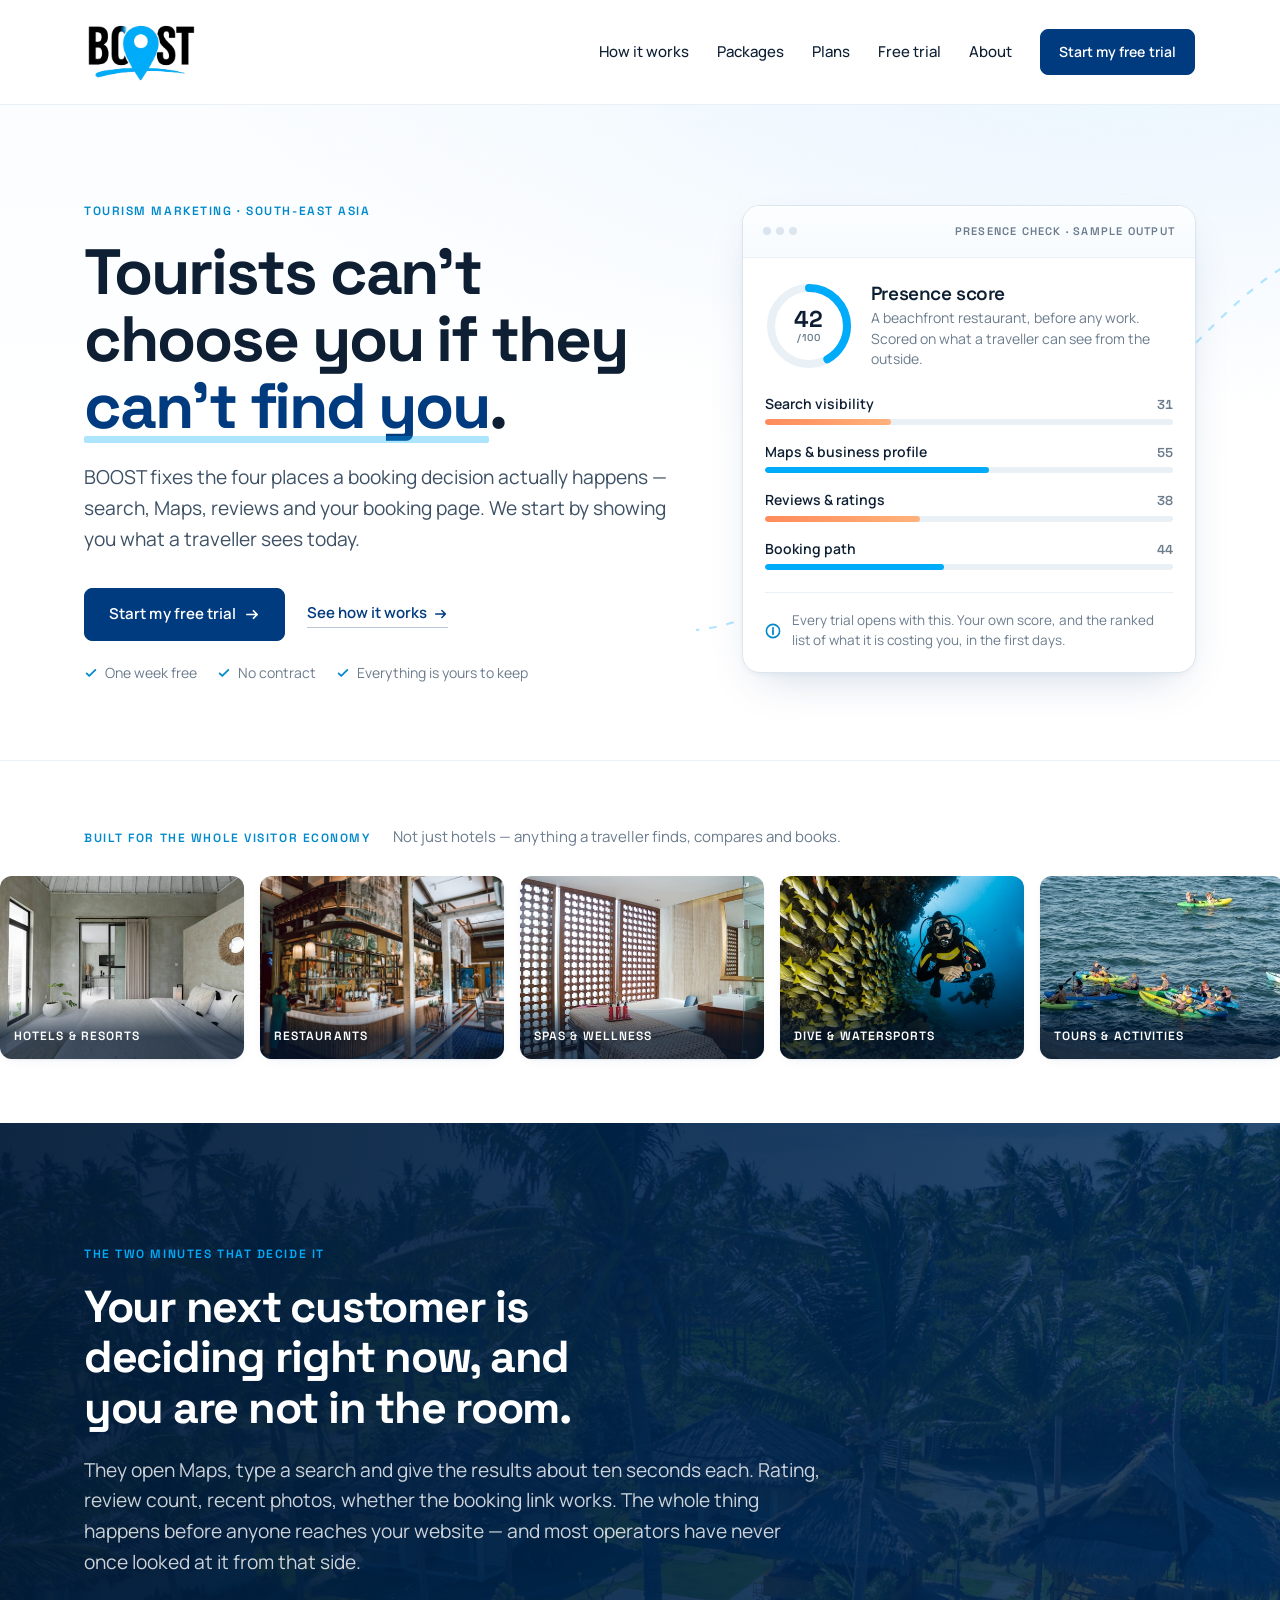
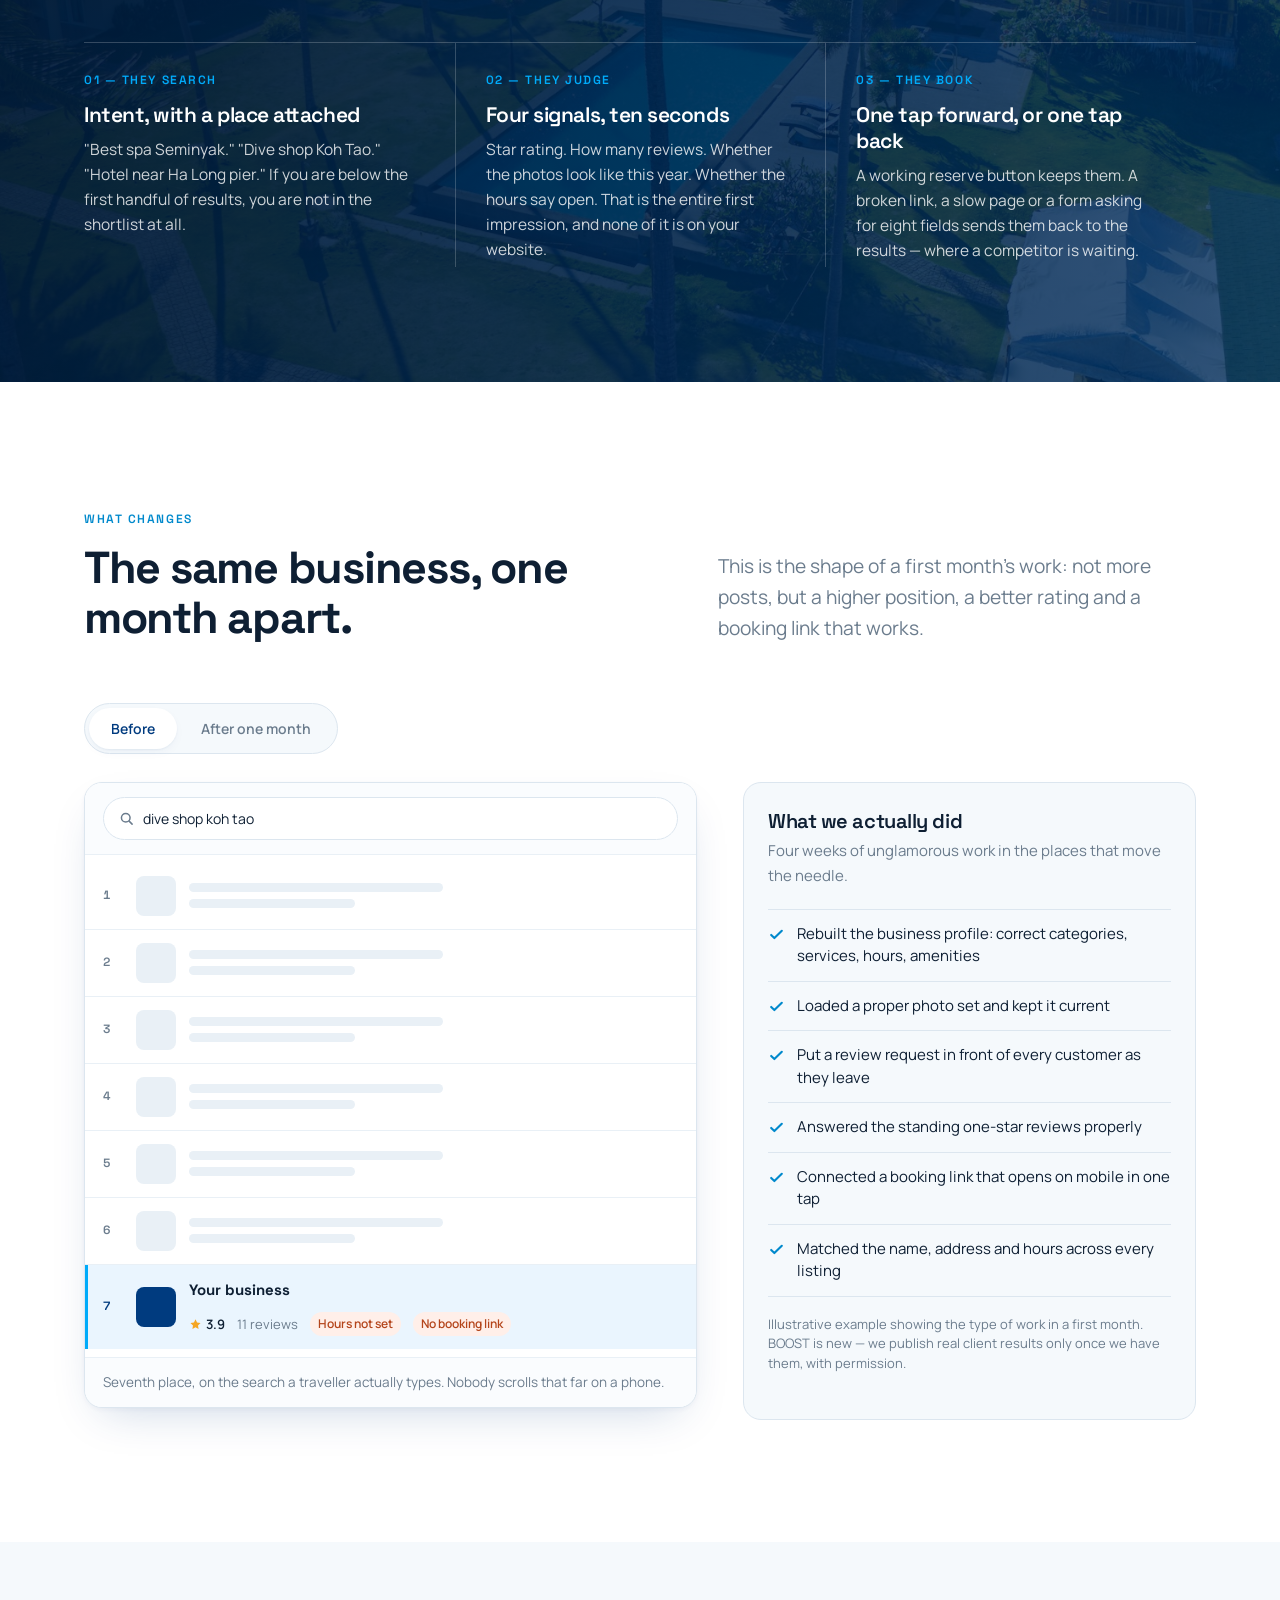
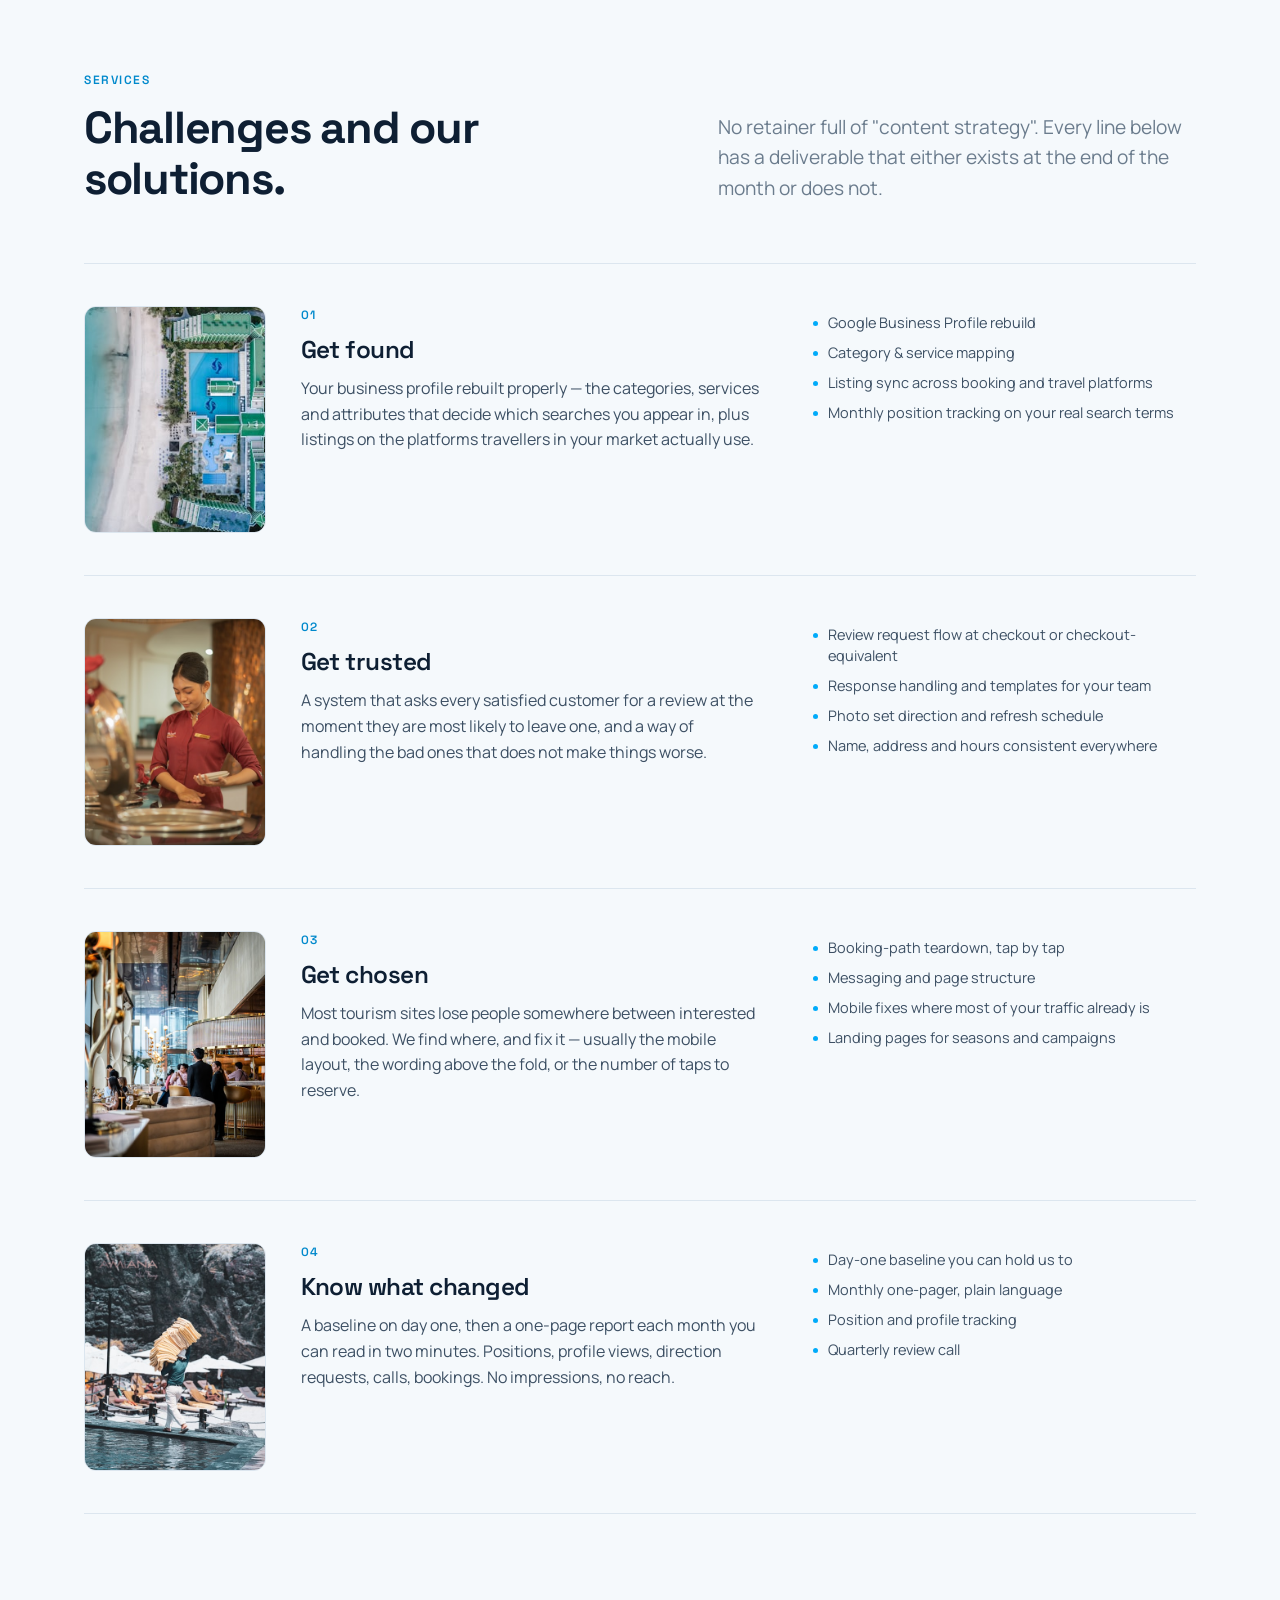
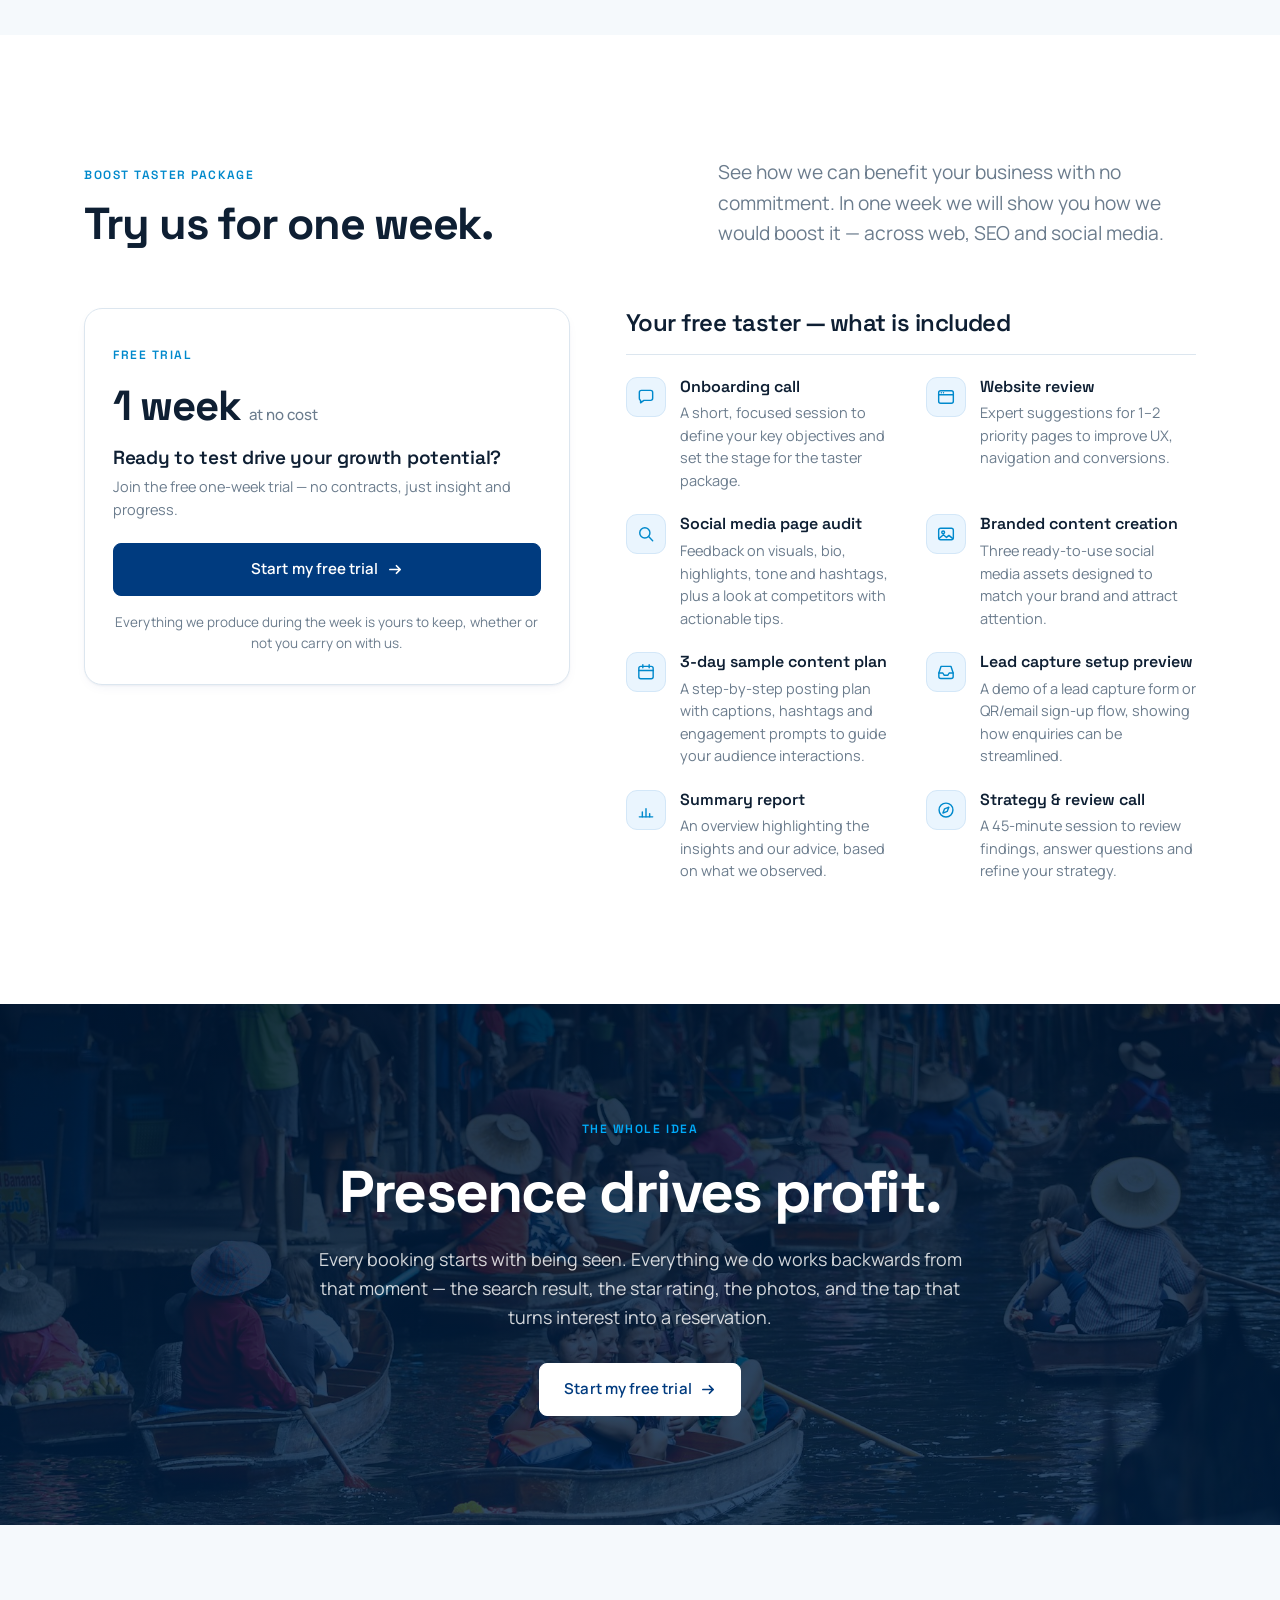
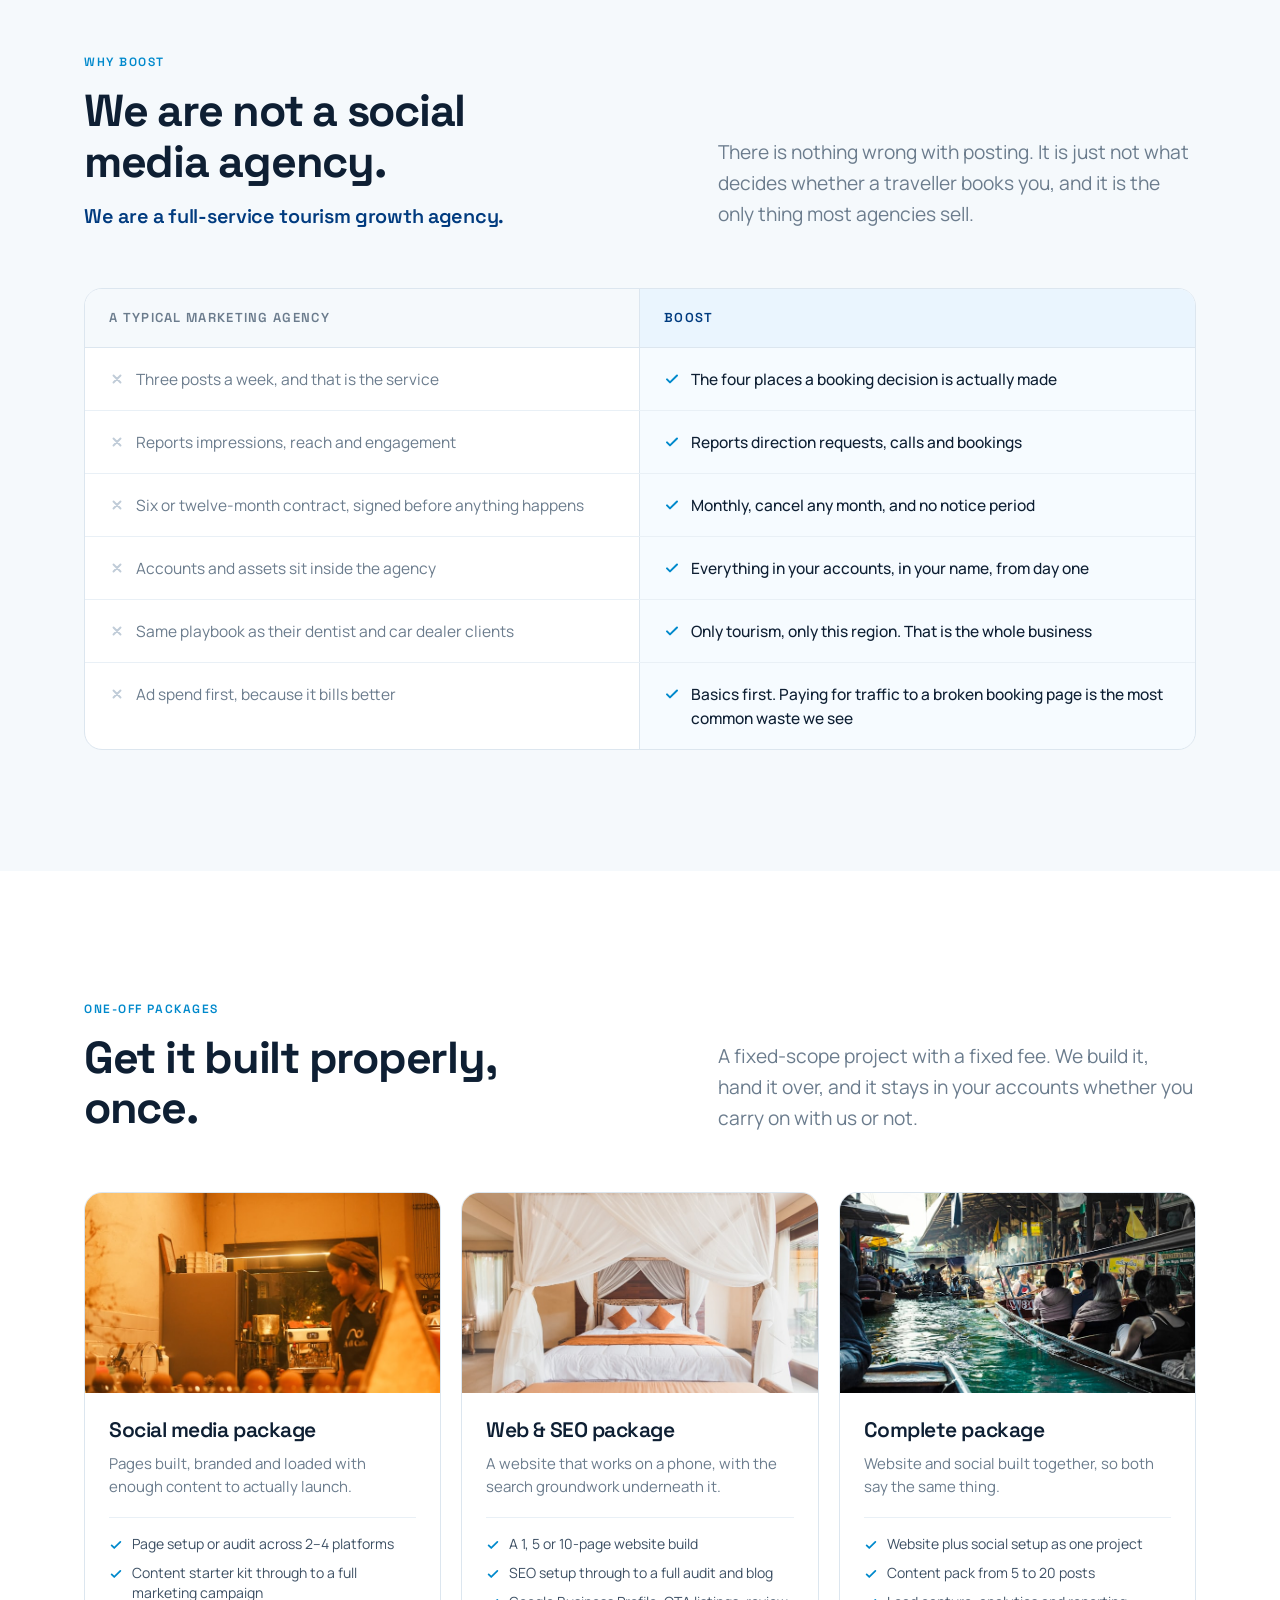
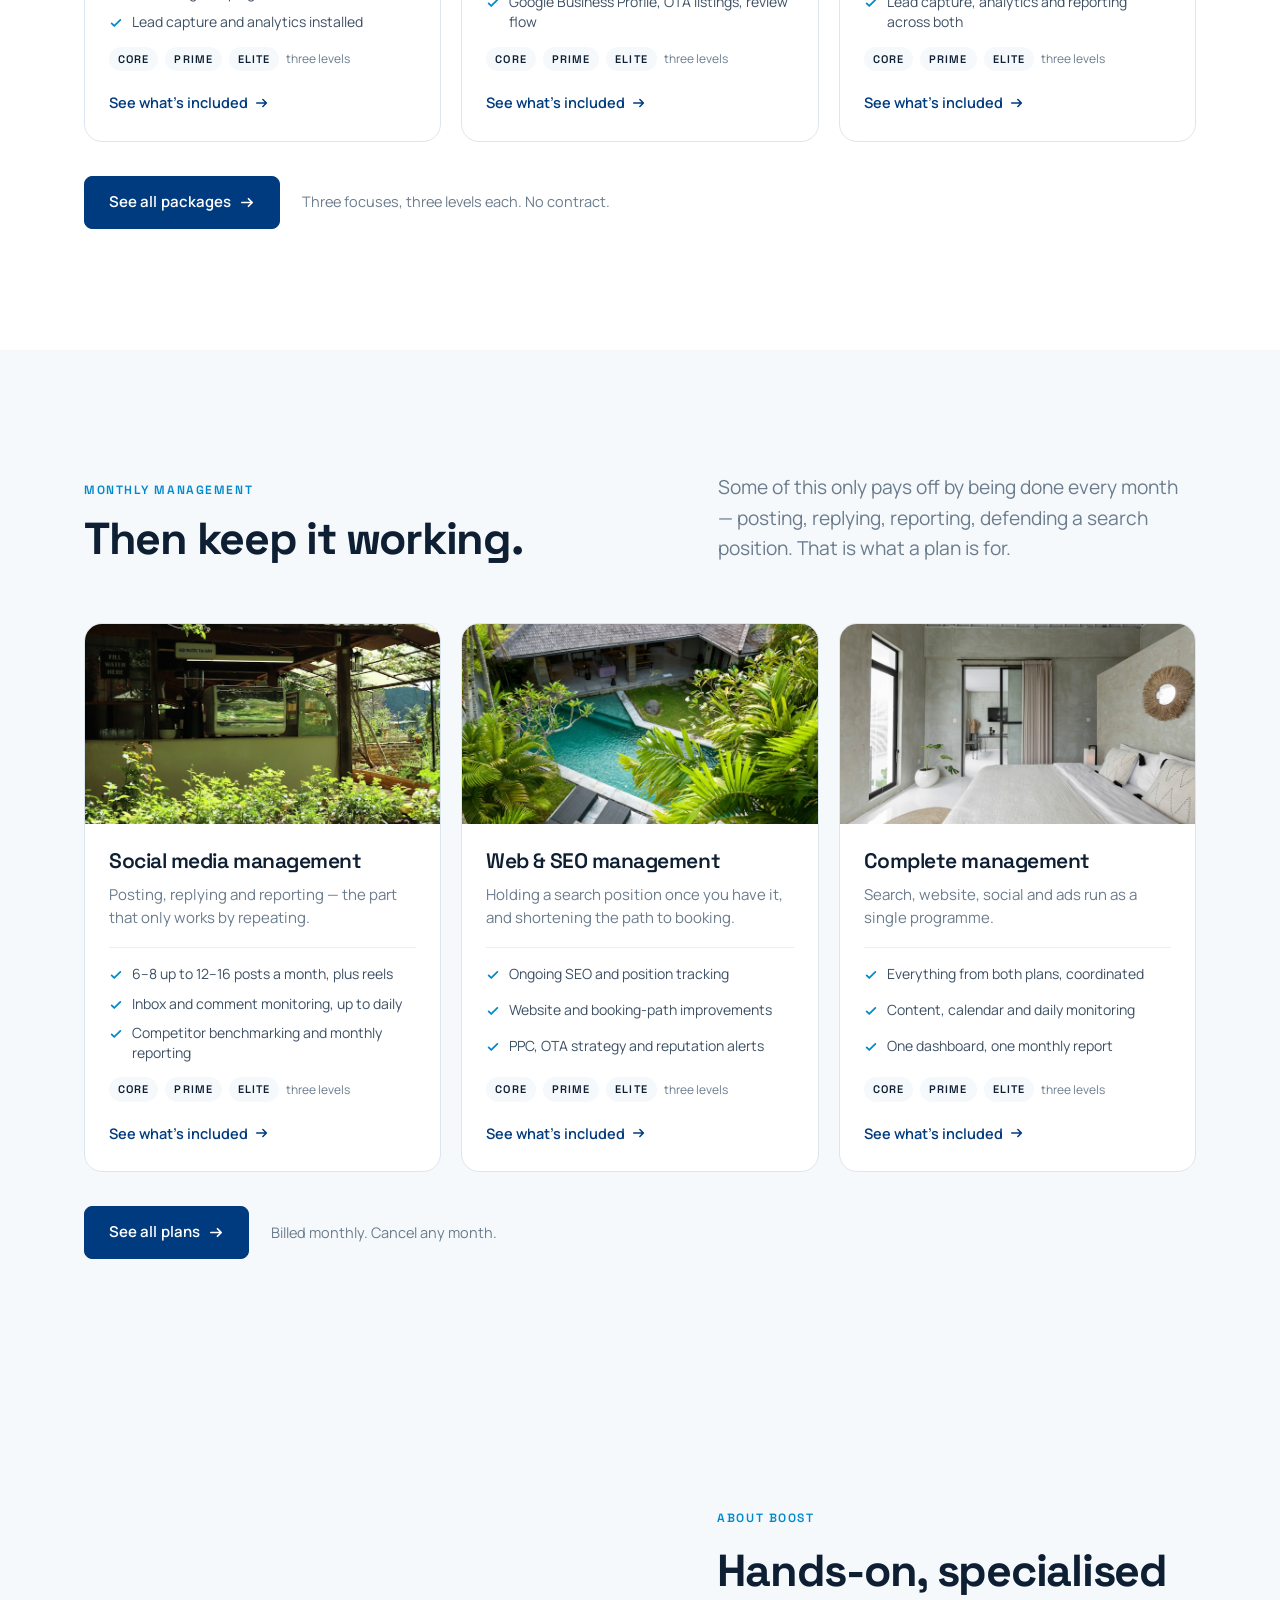
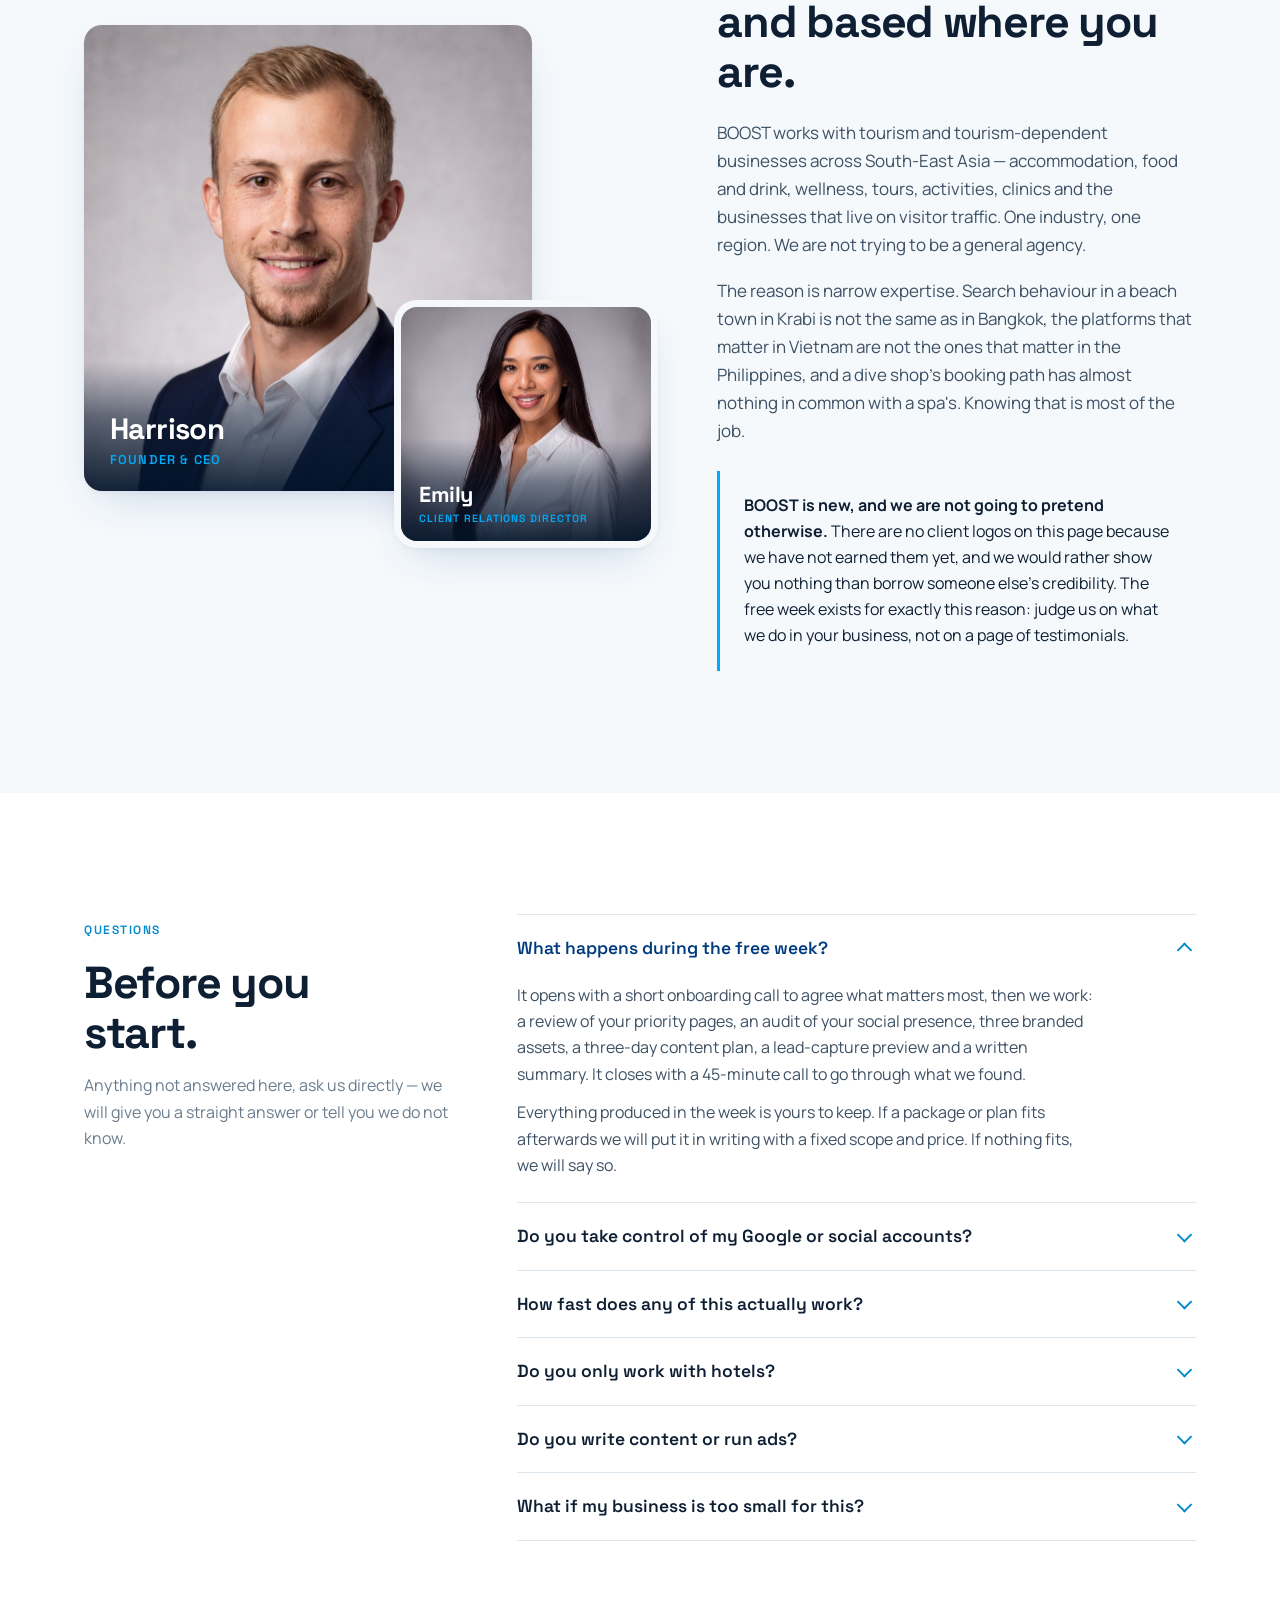
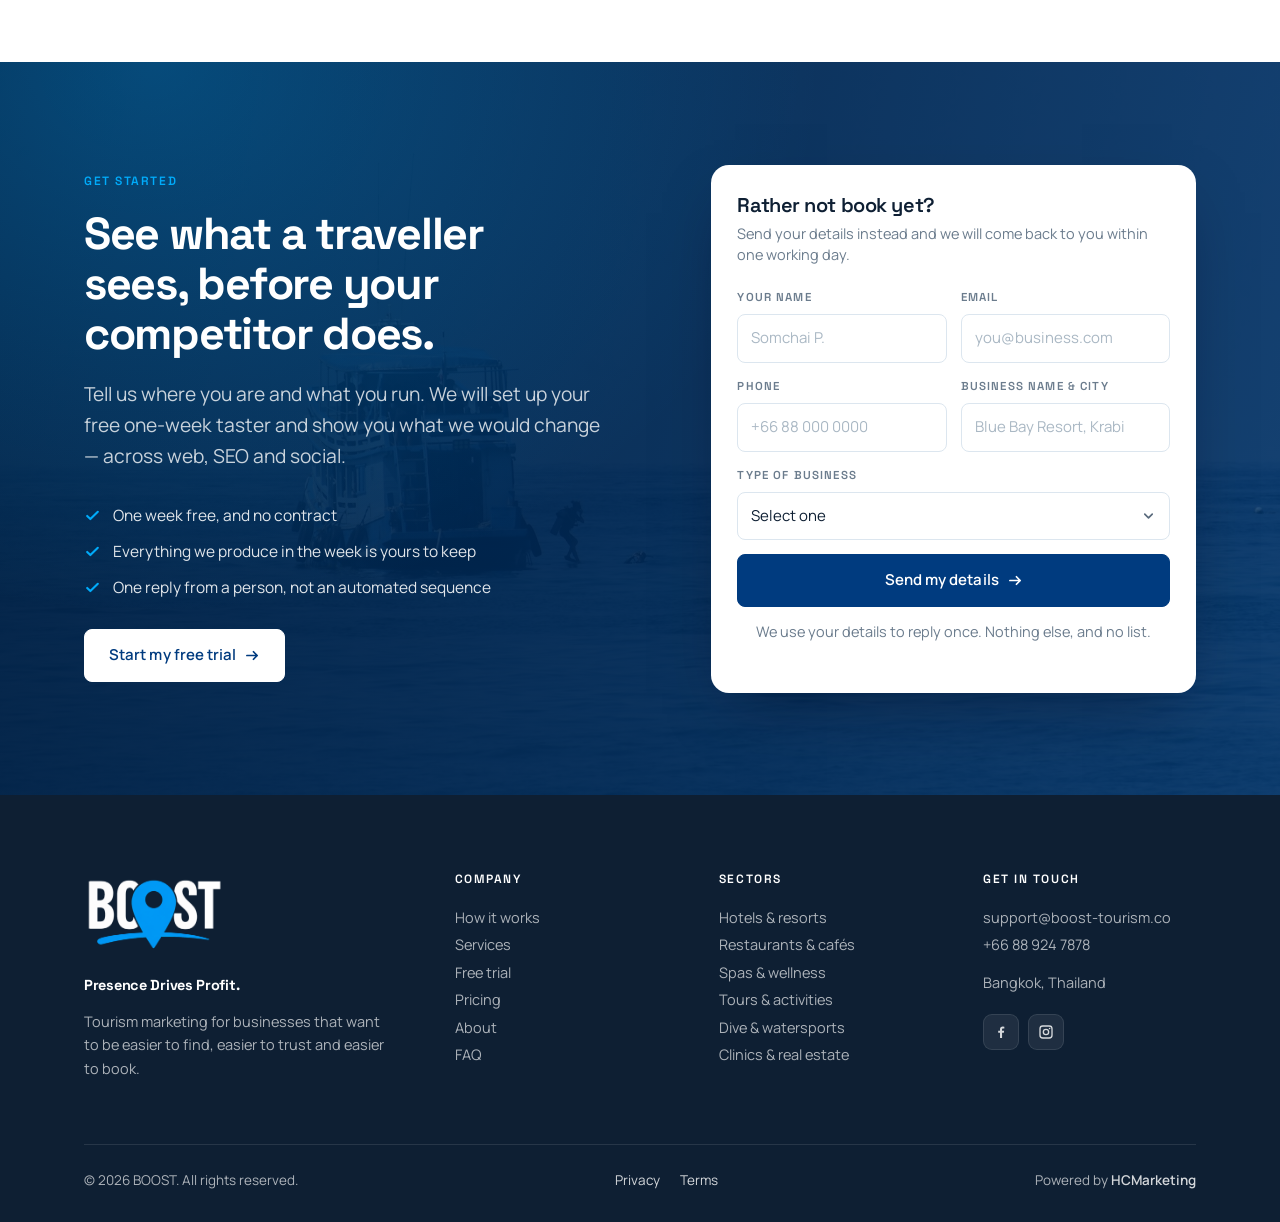
<file: index.html>
<!doctype html>
<html lang="en">
<head>
<meta charset="utf-8">
<meta name="viewport" content="width=device-width, initial-scale=1">
<!-- Google Analytics. The config half lives in assets/analytics.js rather than
     inline, so script-src stays free of 'unsafe-inline'. -->
<script async src="https://www.googletagmanager.com/gtag/js?id=G-P61MXR28SM"></script>
<script>
  window.dataLayer = window.dataLayer || [];
  function gtag(){dataLayer.push(arguments);}
  gtag('js', new Date());

  gtag('config', 'G-P61MXR28SM');
</script>
<title>Tourism Marketing Agency in South-East Asia | BOOST</title>
<meta name="description" content="BOOST fixes the four places a traveller decides — search, Maps, reviews and your booking page. Web, SEO and social for hotels, restaurants, spas and tours. Free 1-week trial.">
<meta name="theme-color" content="#FFFFFF">
<!-- root-relative so the same block serves /, /packages/ and /plans/ -->
<link rel="icon" href="/favicon.ico" sizes="any">
<link rel="icon" type="image/png" href="/assets/icon-32.png" sizes="32x32">
<link rel="apple-touch-icon" href="/assets/icon-180.png">
<link rel="canonical" href="https://boost-tourism.co/">
<meta name="robots" content="index, follow, max-image-preview:large, max-snippet:-1">
<meta property="og:type" content="website">
<meta property="og:site_name" content="BOOST">
<meta property="og:locale" content="en_GB">
<meta property="og:url" content="https://boost-tourism.co/">
<meta property="og:title" content="Tourism Marketing Agency in South-East Asia | BOOST">
<meta property="og:description" content="BOOST fixes the four places a traveller decides — search, Maps, reviews and your booking page. Web, SEO and social for hotels, restaurants, spas and tours. Free 1-week trial.">
<meta property="og:image" content="https://boost-tourism.co/assets/img/og-cover.jpg">
<meta property="og:image:width" content="1200">
<meta property="og:image:height" content="630">
<meta property="og:image:alt" content="BOOST — tourists can't choose you if they can't find you">
<meta name="twitter:card" content="summary_large_image">
<meta name="twitter:title" content="Tourism Marketing Agency in South-East Asia | BOOST">
<meta name="twitter:description" content="BOOST fixes the four places a traveller decides — search, Maps, reviews and your booking page. Web, SEO and social for hotels, restaurants, spas and tours. Free 1-week trial.">
<meta name="twitter:image" content="https://boost-tourism.co/assets/img/og-cover.jpg">
<link rel="preconnect" href="https://fonts.googleapis.com">
<link rel="preconnect" href="https://fonts.gstatic.com" crossorigin>
<link href="https://fonts.googleapis.com/css2?family=Manrope:wght@400;500;600;700&family=Space+Grotesk:wght@500;600;700&display=swap" rel="stylesheet">
<link rel="stylesheet" href="assets/boost.css">
<noscript><link rel="stylesheet" href="assets/nojs.css"></noscript>

<script type="application/ld+json">
{
 "@context": "https://schema.org",
 "@graph": [
  {
   "@type": "ProfessionalService",
   "@id": "https://boost-tourism.co/#organization",
   "name": "BOOST",
   "description": "Tourism marketing for businesses across South-East Asia — search, Maps, reviews, websites and social media.",
   "url": "https://boost-tourism.co/",
   "logo": "https://boost-tourism.co/assets/logo-dark.png",
   "image": "https://boost-tourism.co/assets/img/og-cover.jpg",
   "email": "support@boost-tourism.co",
   "telephone": "+66889247878",
   "priceRange": "$$",
   "address": {
    "@type": "PostalAddress",
    "addressLocality": "Bangkok",
    "addressCountry": "TH"
   },
   "areaServed": [
    {
     "@type": "Country",
     "name": "Thailand"
    },
    {
     "@type": "Country",
     "name": "Vietnam"
    },
    {
     "@type": "Country",
     "name": "Indonesia"
    },
    {
     "@type": "Country",
     "name": "Philippines"
    },
    {
     "@type": "Country",
     "name": "Malaysia"
    },
    {
     "@type": "Country",
     "name": "Cambodia"
    },
    {
     "@type": "Country",
     "name": "Laos"
    },
    {
     "@type": "Country",
     "name": "Singapore"
    }
   ],
   "knowsAbout": [
    "Local SEO",
    "Google Business Profile optimisation",
    "Tourism marketing",
    "Social media management",
    "Website conversion optimisation",
    "Online reputation management"
   ],
   "founder": {
    "@type": "Person",
    "name": "Harrison",
    "jobTitle": "Founder & CEO"
   },
   "employee": [
    {
     "@type": "Person",
     "name": "Harrison",
     "jobTitle": "Founder & CEO"
    },
    {
     "@type": "Person",
     "name": "Emily",
     "jobTitle": "Client Relations Director"
    }
   ],
   "sameAs": [
    "https://www.facebook.com/boosttourismco",
    "https://www.instagram.com/boosttourismco/"
   ],
   "potentialAction": {
    "@type": "ReserveAction",
    "name": "Start my free trial",
    "target": {
     "@type": "EntryPoint",
     "urlTemplate": "https://calendly.com/harrison-boost-tourism/boost-free-trial-1",
     "actionPlatform": [
      "https://schema.org/DesktopWebPlatform",
      "https://schema.org/MobileWebPlatform"
     ]
    }
   },
   "contactPoint": {
    "@type": "ContactPoint",
    "contactType": "sales",
    "email": "support@boost-tourism.co",
    "telephone": "+66889247878",
    "areaServed": "Asia",
    "availableLanguage": "en"
   }
  },
  {
   "@type": "WebSite",
   "@id": "https://boost-tourism.co/#website",
   "url": "https://boost-tourism.co/",
   "name": "BOOST",
   "publisher": {
    "@id": "https://boost-tourism.co/#organization"
   },
   "inLanguage": "en-GB"
  },
  {
   "@type": "FAQPage",
   "mainEntity": [
    {
     "@type": "Question",
     "name": "What happens during the free week?",
     "acceptedAnswer": {
      "@type": "Answer",
      "text": "It opens with a short onboarding call to agree what matters most, then we work: a review of your priority pages, an audit of your social presence, three branded assets, a three-day content plan, a lead-capture preview and a written summary. It closes with a 45-minute call to go through what we found. Everything produced in the week is yours to keep. If a package or plan fits afterwards we will put it in writing with a fixed scope and price. If nothing fits, we will say so."
     }
    },
    {
     "@type": "Question",
     "name": "Do you take control of my Google or social accounts?",
     "acceptedAnswer": {
      "@type": "Answer",
      "text": "No. We work inside your accounts as an added manager. You own them the whole way through and you can remove our access in two clicks. If an agency asks you to create accounts under their name, that is a reason to walk away."
     }
    },
    {
     "@type": "Question",
     "name": "How fast does any of this actually work?",
     "acceptedAnswer": {
      "@type": "Answer",
      "text": "Profile and listing work shows up in days — hours, photos, booking links and categories update quickly. Search position and review volume take weeks to months, because they depend on real customer behaviour accumulating. Anyone promising first position in a fortnight is either guessing or selling you something."
     }
    },
    {
     "@type": "Question",
     "name": "Do you only work with hotels?",
     "acceptedAnswer": {
      "@type": "Answer",
      "text": "No — accommodation is one sector out of many, and roughly one client in three. Restaurants, cafés and bars, spas and wellness, dive and watersports, tour and activity operators, golf clubs, clinics treating international visitors, car and bike rental, and real-estate agencies selling to overseas buyers. The four decision points are the same for all of them: whether a traveller can find you, whether what they see makes them trust you, and whether booking or enquiring takes one tap or five."
     }
    },
    {
     "@type": "Question",
     "name": "Do you write content or run ads?",
     "acceptedAnswer": {
      "@type": "Answer",
      "text": "We write what the profiles, listings and pages we are fixing need. We do not run ads until the basics are right — paying for traffic into a broken booking path is the most common way we see tourism businesses waste money."
     }
    },
    {
     "@type": "Question",
     "name": "What if my business is too small for this?",
     "acceptedAnswer": {
      "@type": "Answer",
      "text": "A single-van tour operator has the same four decision points as a two-hundred-room resort, and usually more to gain, because nobody has ever looked at them. The free week costs you nothing and tells you either way."
     }
    }
   ]
  }
 ]
}
</script>
</head>
<body>
<a class="skip" href="#main">Skip to content</a>

<header class="hdr" id="hdr">
  <div class="shell">
    <div class="hdr-in">
      <a class="brand" href="/" aria-label="BOOST — home">
        <img src="assets/logo-dark.png" alt="BOOST" width="640" height="377">
      </a>
      <nav class="nav" aria-label="Primary">
        <a href="#how">How it works</a>
        <a href="/packages/">Packages</a>
        <a href="/plans/">Plans</a>
        <a href="#trial">Free trial</a>
        <a href="#about">About</a>
      </nav>
      <a class="btn btn-primary" href="https://calendly.com/harrison-boost-tourism/boost-free-trial-1" target="_blank" rel="noopener">Start my free trial</a>
      <button class="burger" type="button" aria-label="Open menu" aria-expanded="false" aria-controls="mnav"><span></span></button>
    </div>
    <nav class="mnav" id="mnav" aria-label="Mobile">
        <a href="#how">How it works</a>
        <a href="/packages/">Packages</a>
        <a href="/plans/">Plans</a>
        <a href="#trial">Free trial</a>
        <a href="#about">About</a>
      <a href="#faq">FAQ</a>
      <a class="btn btn-primary" href="https://calendly.com/harrison-boost-tourism/boost-free-trial-1" target="_blank" rel="noopener">Start my free trial</a>
    </nav>
  </div>
</header>

<main id="main">

<!-- ================= HERO ================= -->
<section class="hero">
  <div class="shell hero-grid">
    <div class="rv">
      <span class="label">Tourism marketing · South-East Asia</span>
      <h1>Tourists can't choose you if they <em>can't find you</em>.</h1>
      <p class="lede hero-sub">BOOST fixes the four places a booking decision actually happens — search, Maps, reviews and your booking page. We start by showing you what a traveller sees today.</p>
      <div class="hero-actions">
        <a class="btn btn-primary" href="https://calendly.com/harrison-boost-tourism/boost-free-trial-1" target="_blank" rel="noopener">Start my free trial
          <svg viewBox="0 0 16 16" fill="none" aria-hidden="true"><path d="M2 8h11M9 4l4 4-4 4" stroke="currentColor" stroke-width="1.8" stroke-linecap="round" stroke-linejoin="round"/></svg>
        </a>
        <a class="tlink" href="#how">See how it works
          <svg viewBox="0 0 16 16" fill="none" aria-hidden="true"><path d="M2 8h11M9 4l4 4-4 4" stroke="currentColor" stroke-width="1.8" stroke-linecap="round" stroke-linejoin="round"/></svg>
        </a>
      </div>
      <div class="hero-fine">
        <span><svg viewBox="0 0 16 16" fill="none" aria-hidden="true"><path d="M3 8.4l3 3L13 4.5" stroke="currentColor" stroke-width="2" stroke-linecap="round" stroke-linejoin="round"/></svg> One week free</span>
        <span><svg viewBox="0 0 16 16" fill="none" aria-hidden="true"><path d="M3 8.4l3 3L13 4.5" stroke="currentColor" stroke-width="2" stroke-linecap="round" stroke-linejoin="round"/></svg> No contract</span>
        <span><svg viewBox="0 0 16 16" fill="none" aria-hidden="true"><path d="M3 8.4l3 3L13 4.5" stroke="currentColor" stroke-width="2" stroke-linecap="round" stroke-linejoin="round"/></svg> Everything is yours to keep</span>
      </div>
    </div>

    <!-- the product, shown rather than described -->
    <div class="score rv" id="score">
      <div class="score-top">
        <span class="score-dot" aria-hidden="true"><i></i><i></i><i></i></span>
        <span class="score-tag">Presence check · sample output</span>
      </div>
      <div class="score-body">
        <div class="score-head">
          <div class="gauge">
            <svg viewBox="0 0 88 88" aria-hidden="true">
              <circle class="trk" cx="44" cy="44" r="38"></circle>
              <circle class="val" cx="44" cy="44" r="38"></circle>
            </svg>
            <b>42<i>/100</i></b>
          </div>
          <div>
            <h3>Presence score</h3>
            <p>A beachfront restaurant, before any work. Scored on what a traveller can see from the outside.</p>
          </div>
        </div>

        <div class="bars">
          <div class="bar-row">
            <span class="nm">Search visibility</span><span class="vl">31</span>
            <span class="bar low"><i class="w-31" data-w="31"></i></span>
          </div>
          <div class="bar-row">
            <span class="nm">Maps &amp; business profile</span><span class="vl">55</span>
            <span class="bar"><i class="w-55" data-w="55"></i></span>
          </div>
          <div class="bar-row">
            <span class="nm">Reviews &amp; ratings</span><span class="vl">38</span>
            <span class="bar low"><i class="w-38" data-w="38"></i></span>
          </div>
          <div class="bar-row">
            <span class="nm">Booking path</span><span class="vl">44</span>
            <span class="bar"><i class="w-44" data-w="44"></i></span>
          </div>
        </div>

        <p class="score-foot">
          <svg viewBox="0 0 16 16" fill="none" aria-hidden="true"><circle cx="8" cy="8" r="6.6" stroke="currentColor" stroke-width="1.6"/><path d="M8 7.2v4M8 4.9v.9" stroke="currentColor" stroke-width="1.8" stroke-linecap="round"/></svg>
          Every trial opens with this. Your own score, and the ranked list of what it is costing you, in the first days.
        </p>
      </div>
    </div>
  </div>
</section>

<!-- ================= SECTOR REEL ================= -->
<section class="reel" aria-label="Sectors BOOST works with">
  <div class="shell reel-head">
    <span class="label">Built for the whole visitor economy</span>
    <p>Not just hotels — anything a traveller finds, compares and books.</p>
  </div>
  <div class="reel-track">
    <div class="reel-row">
        <figure class="reel-card">
          <img src="assets/img/1613553474179-e1eda3ea5734-520.jpg" alt="Guest room with morning light through a glass door" decoding="async">
          <figcaption>Hotels &amp; resorts</figcaption>
        </figure>
        <figure class="reel-card">
          <img src="assets/img/1611520312263-bffd34597392-520.jpg" alt="Timber-lined dining room of a restaurant" decoding="async">
          <figcaption>Restaurants</figcaption>
        </figure>
        <figure class="reel-card">
          <img src="assets/img/1737352777897-e22953991a32-520.jpg" alt="Treatment room with a carved timber screen" decoding="async">
          <figcaption>Spas &amp; wellness</figcaption>
        </figure>
        <figure class="reel-card">
          <img src="assets/img/1544551763-46a013bb70d5-520.jpg" alt="Scuba diver swimming beside a shoal of fish" decoding="async">
          <figcaption>Dive &amp; watersports</figcaption>
        </figure>
        <figure class="reel-card">
          <img src="assets/img/1768116439689-ddbcf440c58c-520.jpg" alt="A group paddling sea kayaks along the coast" loading="lazy" decoding="async">
          <figcaption>Tours &amp; activities</figcaption>
        </figure>
        <figure class="reel-card">
          <img src="assets/img/1710262460933-b6cd57df492d-520.jpg" alt="Golf fairway with mountains behind" loading="lazy" decoding="async">
          <figcaption>Golf</figcaption>
        </figure>
        <figure class="reel-card">
          <img src="assets/img/1773394809988-d05a2385b288-520.jpg" alt="Outdoor cafe counter surrounded by planting" loading="lazy" decoding="async">
          <figcaption>Cafés</figcaption>
        </figure>
        <figure class="reel-card">
          <img src="assets/img/1728048756938-de1ccee0ab15-520.jpg" alt="Private villa and pool surrounded by planting" loading="lazy" decoding="async">
          <figcaption>Rentals &amp; villas</figcaption>
        </figure>
    </div>
    <div class="reel-row" aria-hidden="true">
        <figure class="reel-card">
          <img src="assets/img/1613553474179-e1eda3ea5734-520.jpg" alt="" loading="lazy" decoding="async">
          <figcaption>Hotels &amp; resorts</figcaption>
        </figure>
        <figure class="reel-card">
          <img src="assets/img/1611520312263-bffd34597392-520.jpg" alt="" loading="lazy" decoding="async">
          <figcaption>Restaurants</figcaption>
        </figure>
        <figure class="reel-card">
          <img src="assets/img/1737352777897-e22953991a32-520.jpg" alt="" loading="lazy" decoding="async">
          <figcaption>Spas &amp; wellness</figcaption>
        </figure>
        <figure class="reel-card">
          <img src="assets/img/1544551763-46a013bb70d5-520.jpg" alt="" loading="lazy" decoding="async">
          <figcaption>Dive &amp; watersports</figcaption>
        </figure>
        <figure class="reel-card">
          <img src="assets/img/1768116439689-ddbcf440c58c-520.jpg" alt="" loading="lazy" decoding="async">
          <figcaption>Tours &amp; activities</figcaption>
        </figure>
        <figure class="reel-card">
          <img src="assets/img/1710262460933-b6cd57df492d-520.jpg" alt="" loading="lazy" decoding="async">
          <figcaption>Golf</figcaption>
        </figure>
        <figure class="reel-card">
          <img src="assets/img/1773394809988-d05a2385b288-520.jpg" alt="" loading="lazy" decoding="async">
          <figcaption>Cafés</figcaption>
        </figure>
        <figure class="reel-card">
          <img src="assets/img/1728048756938-de1ccee0ab15-520.jpg" alt="" loading="lazy" decoding="async">
          <figcaption>Rentals &amp; villas</figcaption>
        </figure>
    </div>
    <div class="reel-row" aria-hidden="true">
        <figure class="reel-card">
          <img src="assets/img/1613553474179-e1eda3ea5734-520.jpg" alt="" loading="lazy" decoding="async">
          <figcaption>Hotels &amp; resorts</figcaption>
        </figure>
        <figure class="reel-card">
          <img src="assets/img/1611520312263-bffd34597392-520.jpg" alt="" loading="lazy" decoding="async">
          <figcaption>Restaurants</figcaption>
        </figure>
        <figure class="reel-card">
          <img src="assets/img/1737352777897-e22953991a32-520.jpg" alt="" loading="lazy" decoding="async">
          <figcaption>Spas &amp; wellness</figcaption>
        </figure>
        <figure class="reel-card">
          <img src="assets/img/1544551763-46a013bb70d5-520.jpg" alt="" loading="lazy" decoding="async">
          <figcaption>Dive &amp; watersports</figcaption>
        </figure>
        <figure class="reel-card">
          <img src="assets/img/1768116439689-ddbcf440c58c-520.jpg" alt="" loading="lazy" decoding="async">
          <figcaption>Tours &amp; activities</figcaption>
        </figure>
        <figure class="reel-card">
          <img src="assets/img/1710262460933-b6cd57df492d-520.jpg" alt="" loading="lazy" decoding="async">
          <figcaption>Golf</figcaption>
        </figure>
        <figure class="reel-card">
          <img src="assets/img/1773394809988-d05a2385b288-520.jpg" alt="" loading="lazy" decoding="async">
          <figcaption>Cafés</figcaption>
        </figure>
        <figure class="reel-card">
          <img src="assets/img/1728048756938-de1ccee0ab15-520.jpg" alt="" loading="lazy" decoding="async">
          <figcaption>Rentals &amp; villas</figcaption>
        </figure>
    </div>
  </div>
</section>

<!-- ================= THE PROBLEM ================= -->
<section class="band" id="how">
  <img class="band-bg" src="assets/img/1722114459564-d2a4c70a3efa-1800.jpg" srcset="assets/img/1722114459564-d2a4c70a3efa-760.jpg 760w, assets/img/1722114459564-d2a4c70a3efa-1200.jpg 1200w, assets/img/1722114459564-d2a4c70a3efa-1800.jpg 1800w, assets/img/1722114459564-d2a4c70a3efa-2400.jpg 2400w" sizes="100vw" alt="" aria-hidden="true" loading="lazy">
  <div class="shell band-in">
    <div class="rv">
      <span class="label label-on-dark">The two minutes that decide it</span>
      <h2 class="mt-16">Your next customer is deciding right now, and you are not in the room.</h2>
      <p class="lede">They open Maps, type a search and give the results about ten seconds each. Rating, review count, recent photos, whether the booking link works. The whole thing happens before anyone reaches your website — and most operators have never once looked at it from that side.</p>
    </div>
    <div class="steps rv">
      <article class="step">
        <span class="n">01 — THEY SEARCH</span>
        <h3>Intent, with a place attached</h3>
        <p>"Best spa Seminyak." "Dive shop Koh Tao." "Hotel near Ha Long pier." If you are below the first handful of results, you are not in the shortlist at all.</p>
      </article>
      <article class="step">
        <span class="n">02 — THEY JUDGE</span>
        <h3>Four signals, ten seconds</h3>
        <p>Star rating. How many reviews. Whether the photos look like this year. Whether the hours say open. That is the entire first impression, and none of it is on your website.</p>
      </article>
      <article class="step">
        <span class="n">03 — THEY BOOK</span>
        <h3>One tap forward, or one tap back</h3>
        <p>A working reserve button keeps them. A broken link, a slow page or a form asking for eight fields sends them back to the results — where a competitor is waiting.</p>
      </article>
    </div>
  </div>
</section>

<!-- ================= THE DEMONSTRATION ================= -->
<section class="section">
  <div class="shell">
    <div class="head rv">
      <div>
        <span class="label">What changes</span>
        <h2>The same business, one month apart.</h2>
      </div>
      <p class="lede">This is the shape of a first month's work: not more posts, but a higher position, a better rating and a booking link that works.</p>
    </div>

    <div class="rv">
      <div class="demo-switch" role="tablist" aria-label="Before and after">
        <button type="button" role="tab" id="tab-before" aria-selected="true" aria-controls="panel-demo">Before</button>
        <button type="button" role="tab" id="tab-after" aria-selected="false" aria-controls="panel-demo">After one month</button>
      </div>

      <div class="demo-wrap" id="panel-demo" role="tabpanel" aria-labelledby="tab-before">
        <div class="serp">
          <div class="serp-bar">
            <span class="serp-field">
              <svg viewBox="0 0 16 16" fill="none" aria-hidden="true"><circle cx="7.2" cy="7.2" r="4.6" stroke="currentColor" stroke-width="1.6"/><path d="M10.8 10.8L14 14" stroke="currentColor" stroke-width="1.6" stroke-linecap="round"/></svg>
              dive shop koh tao
            </span>
          </div>

          <!-- BEFORE -->
          <div class="serp-list" data-view="before">
            <div class="serp-row"><span class="serp-rank">1</span><span class="serp-thumb"></span><span class="serp-meat"><i class="ghost w1"></i><i class="ghost w2"></i></span></div>
            <div class="serp-row"><span class="serp-rank">2</span><span class="serp-thumb"></span><span class="serp-meat"><i class="ghost w1"></i><i class="ghost w2"></i></span></div>
            <div class="serp-row"><span class="serp-rank">3</span><span class="serp-thumb"></span><span class="serp-meat"><i class="ghost w1"></i><i class="ghost w2"></i></span></div>
            <div class="serp-row"><span class="serp-rank">4</span><span class="serp-thumb"></span><span class="serp-meat"><i class="ghost w1"></i><i class="ghost w2"></i></span></div>
            <div class="serp-row"><span class="serp-rank">5</span><span class="serp-thumb"></span><span class="serp-meat"><i class="ghost w1"></i><i class="ghost w2"></i></span></div>
            <div class="serp-row"><span class="serp-rank">6</span><span class="serp-thumb"></span><span class="serp-meat"><i class="ghost w1"></i><i class="ghost w2"></i></span></div>
            <div class="serp-row you">
              <span class="serp-rank">7</span><span class="serp-thumb"></span>
              <span class="serp-meat">
                <span class="you-name">Your business</span>
                <span class="you-meta">
                  <span class="stars"><svg viewBox="0 0 16 16" fill="currentColor" aria-hidden="true"><path d="M8 1.6l1.9 3.9 4.3.6-3.1 3 .7 4.3L8 11.4l-3.8 2 .7-4.3-3.1-3 4.3-.6z"/></svg> 3.9</span>
                  <span>11 reviews</span>
                  <span class="flag bad">Hours not set</span>
                  <span class="flag bad">No booking link</span>
                </span>
              </span>
            </div>
          </div>

          <!-- AFTER -->
          <div class="serp-list" data-view="after" hidden>
            <div class="serp-row"><span class="serp-rank">1</span><span class="serp-thumb"></span><span class="serp-meat"><i class="ghost w1"></i><i class="ghost w2"></i></span></div>
            <div class="serp-row you">
              <span class="serp-rank">2</span><span class="serp-thumb"></span>
              <span class="serp-meat">
                <span class="you-name">Your business</span>
                <span class="you-meta">
                  <span class="stars"><svg viewBox="0 0 16 16" fill="currentColor" aria-hidden="true"><path d="M8 1.6l1.9 3.9 4.3.6-3.1 3 .7 4.3L8 11.4l-3.8 2 .7-4.3-3.1-3 4.3-.6z"/></svg> 4.6</span>
                  <span>74 reviews</span>
                  <span class="flag good">Open now</span>
                  <span class="flag good">Book online</span>
                </span>
              </span>
            </div>
            <div class="serp-row"><span class="serp-rank">3</span><span class="serp-thumb"></span><span class="serp-meat"><i class="ghost w1"></i><i class="ghost w2"></i></span></div>
            <div class="serp-row"><span class="serp-rank">4</span><span class="serp-thumb"></span><span class="serp-meat"><i class="ghost w1"></i><i class="ghost w2"></i></span></div>
            <div class="serp-row"><span class="serp-rank">5</span><span class="serp-thumb"></span><span class="serp-meat"><i class="ghost w1"></i><i class="ghost w2"></i></span></div>
            <div class="serp-row"><span class="serp-rank">6</span><span class="serp-thumb"></span><span class="serp-meat"><i class="ghost w1"></i><i class="ghost w2"></i></span></div>
            <div class="serp-row"><span class="serp-rank">7</span><span class="serp-thumb"></span><span class="serp-meat"><i class="ghost w1"></i><i class="ghost w2"></i></span></div>
          </div>

          <p class="serp-note" data-note="before">Seventh place, on the search a traveller actually types. Nobody scrolls that far on a phone.</p>
          <p class="serp-note" data-note="after" hidden>Second place, with the two things that decide the tap: a rating people trust and a way to book.</p>
        </div>

        <aside class="delta">
          <h3>What we actually did</h3>
          <p>Four weeks of unglamorous work in the places that move the needle.</p>
          <ul>
            <li><svg viewBox="0 0 16 16" fill="none" aria-hidden="true"><path d="M3 8.4l3 3L13 4.5" stroke="currentColor" stroke-width="2" stroke-linecap="round" stroke-linejoin="round"/></svg> Rebuilt the business profile: correct categories, services, hours, amenities</li>
            <li><svg viewBox="0 0 16 16" fill="none" aria-hidden="true"><path d="M3 8.4l3 3L13 4.5" stroke="currentColor" stroke-width="2" stroke-linecap="round" stroke-linejoin="round"/></svg> Loaded a proper photo set and kept it current</li>
            <li><svg viewBox="0 0 16 16" fill="none" aria-hidden="true"><path d="M3 8.4l3 3L13 4.5" stroke="currentColor" stroke-width="2" stroke-linecap="round" stroke-linejoin="round"/></svg> Put a review request in front of every customer as they leave</li>
            <li><svg viewBox="0 0 16 16" fill="none" aria-hidden="true"><path d="M3 8.4l3 3L13 4.5" stroke="currentColor" stroke-width="2" stroke-linecap="round" stroke-linejoin="round"/></svg> Answered the standing one-star reviews properly</li>
            <li><svg viewBox="0 0 16 16" fill="none" aria-hidden="true"><path d="M3 8.4l3 3L13 4.5" stroke="currentColor" stroke-width="2" stroke-linecap="round" stroke-linejoin="round"/></svg> Connected a booking link that opens on mobile in one tap</li>
            <li><svg viewBox="0 0 16 16" fill="none" aria-hidden="true"><path d="M3 8.4l3 3L13 4.5" stroke="currentColor" stroke-width="2" stroke-linecap="round" stroke-linejoin="round"/></svg> Matched the name, address and hours across every listing</li>
          </ul>
          <p class="disc">Illustrative example showing the type of work in a first month. BOOST is new — we publish real client results only once we have them, with permission.</p>
        </aside>
      </div>
    </div>
  </div>
</section>

<!-- ================= SERVICES ================= -->
<section class="section soft" id="services">
  <div class="shell">
    <div class="head rv">
      <div>
        <span class="label">Services</span>
        <h2>Challenges and our solutions.</h2>
      </div>
      <p class="lede">No retainer full of "content strategy". Every line below has a deliverable that either exists at the end of the month or does not.</p>
    </div>

    <div class="svc rv">
      <article class="svc-row">
        <figure class="svc-media">
          <img src="assets/img/1729717949948-56b52db111dd-440.jpg" alt="A resort and its pools photographed from above" loading="lazy" decoding="async">
        </figure>
        <div class="svc-main">
          <span class="svc-n">01</span>
          <h3>Get found</h3>
          <p>Your business profile rebuilt properly — the categories, services and attributes that decide which searches you appear in, plus listings on the platforms travellers in your market actually use.</p>
        </div>
        <ul class="svc-list">
          <li>Google Business Profile rebuild</li>
          <li>Category &amp; service mapping</li>
          <li>Listing sync across booking and travel platforms</li>
          <li>Monthly position tracking on your real search terms</li>
        </ul>
      </article>

      <article class="svc-row">
        <figure class="svc-media">
          <img src="assets/img/1771812967957-2e32963cc31d-440.jpg" alt="A restaurant server in uniform carrying plates" loading="lazy" decoding="async">
        </figure>
        <div class="svc-main">
          <span class="svc-n">02</span>
          <h3>Get trusted</h3>
          <p>A system that asks every satisfied customer for a review at the moment they are most likely to leave one, and a way of handling the bad ones that does not make things worse.</p>
        </div>
        <ul class="svc-list">
          <li>Review request flow at checkout or checkout-equivalent</li>
          <li>Response handling and templates for your team</li>
          <li>Photo set direction and refresh schedule</li>
          <li>Name, address and hours consistent everywhere</li>
        </ul>
      </article>

      <article class="svc-row">
        <figure class="svc-media">
          <img src="assets/img/1753871486244-ad9c73f8b592-440.jpg" alt="Guests seated in a bright modern restaurant" loading="lazy" decoding="async">
        </figure>
        <div class="svc-main">
          <span class="svc-n">03</span>
          <h3>Get chosen</h3>
          <p>Most tourism sites lose people somewhere between interested and booked. We find where, and fix it — usually the mobile layout, the wording above the fold, or the number of taps to reserve.</p>
        </div>
        <ul class="svc-list">
          <li>Booking-path teardown, tap by tap</li>
          <li>Messaging and page structure</li>
          <li>Mobile fixes where most of your traffic already is</li>
          <li>Landing pages for seasons and campaigns</li>
        </ul>
      </article>

      <article class="svc-row">
        <figure class="svc-media">
          <img src="assets/img/1772267844194-20a917c84bfa-440.jpg" alt="A resort attendant carrying folded towels past sun loungers" loading="lazy" decoding="async">
        </figure>
        <div class="svc-main">
          <span class="svc-n">04</span>
          <h3>Know what changed</h3>
          <p>A baseline on day one, then a one-page report each month you can read in two minutes. Positions, profile views, direction requests, calls, bookings. No impressions, no reach.</p>
        </div>
        <ul class="svc-list">
          <li>Day-one baseline you can hold us to</li>
          <li>Monthly one-pager, plain language</li>
          <li>Position and profile tracking</li>
          <li>Quarterly review call</li>
        </ul>
      </article>
    </div>
  </div>
</section>

<!-- ================= FREE TRIAL / TASTER PACKAGE ================= -->
<section class="section" id="trial">
  <div class="shell">
    <div class="head rv">
      <div>
        <span class="label">BOOST Taster Package</span>
        <h2>Try us for one week.</h2>
      </div>
      <p class="lede">See how we can benefit your business with no commitment. In one week we will show you how we would boost it — across web, SEO and social media.</p>
    </div>

    <div class="trial-grid">
      <div class="trial-card rv">
        <span class="label">Free trial</span>
        <div class="price"><b>1 week</b><span>at no cost</span></div>
        <p class="tst-hook">Ready to test drive your growth potential?</p>
        <p class="tst-sub">Join the free one-week trial — no contracts, just insight and progress.</p>
        <a class="btn btn-primary btn-wide" href="https://calendly.com/harrison-boost-tourism/boost-free-trial-1" target="_blank" rel="noopener">Start my free trial <svg viewBox="0 0 16 16" fill="none" aria-hidden="true"><path d="M2 8h11M9 4l4 4-4 4" stroke="currentColor" stroke-width="1.8" stroke-linecap="round" stroke-linejoin="round"/></svg></a>
        <p class="after">Everything we produce during the week is yours to keep, whether or not you carry on with us.</p>
      </div>

      <div class="rv">
        <h3 class="tst-title">Your free taster — what is included</h3>
        <ul class="tst-list">
        <li><span class="tst-ico" aria-hidden="true"><svg viewBox="0 0 24 24" fill="none" stroke="currentColor" stroke-width="1.7" stroke-linecap="round" stroke-linejoin="round" aria-hidden="true"><path d="M20 13.5A2.5 2.5 0 0 1 17.5 16H9.4L5.5 19v-3A2.5 2.5 0 0 1 4 13.5v-7A2.5 2.5 0 0 1 6.5 4h11A2.5 2.5 0 0 1 20 6.5Z"/></svg></span><div><b>Onboarding call</b><span>A short, focused session to define your key objectives and set the stage for the taster package.</span></div></li>
        <li><span class="tst-ico" aria-hidden="true"><svg viewBox="0 0 24 24" fill="none" stroke="currentColor" stroke-width="1.7" stroke-linecap="round" stroke-linejoin="round" aria-hidden="true"><rect x="3.2" y="4.5" width="17.6" height="15" rx="2.4"/><path d="M3.2 9.2h17.6M6.4 6.9h.01M9 6.9h.01"/></svg></span><div><b>Website review</b><span>Expert suggestions for 1–2 priority pages to improve UX, navigation and conversions.</span></div></li>
        <li><span class="tst-ico" aria-hidden="true"><svg viewBox="0 0 24 24" fill="none" stroke="currentColor" stroke-width="1.7" stroke-linecap="round" stroke-linejoin="round" aria-hidden="true"><circle cx="10.6" cy="10.6" r="6.1"/><path d="M15.1 15.1 20 20"/></svg></span><div><b>Social media page audit</b><span>Feedback on visuals, bio, highlights, tone and hashtags, plus a look at competitors with actionable tips.</span></div></li>
        <li><span class="tst-ico" aria-hidden="true"><svg viewBox="0 0 24 24" fill="none" stroke="currentColor" stroke-width="1.7" stroke-linecap="round" stroke-linejoin="round" aria-hidden="true"><rect x="3.2" y="5" width="17.6" height="14" rx="2.4"/><circle cx="8.6" cy="10" r="1.7"/><path d="M4 17.2l4.9-4.3 3.7 3.2 2.9-2.4 4.3 3.6"/></svg></span><div><b>Branded content creation</b><span>Three ready-to-use social media assets designed to match your brand and attract attention.</span></div></li>
        <li><span class="tst-ico" aria-hidden="true"><svg viewBox="0 0 24 24" fill="none" stroke="currentColor" stroke-width="1.7" stroke-linecap="round" stroke-linejoin="round" aria-hidden="true"><rect x="3.4" y="5.2" width="17.2" height="14.8" rx="2.4"/><path d="M3.4 10.1h17.2M8.2 3.2v3.6M15.8 3.2v3.6"/></svg></span><div><b>3-day sample content plan</b><span>A step-by-step posting plan with captions, hashtags and engagement prompts to guide your audience interactions.</span></div></li>
        <li><span class="tst-ico" aria-hidden="true"><svg viewBox="0 0 24 24" fill="none" stroke="currentColor" stroke-width="1.7" stroke-linecap="round" stroke-linejoin="round" aria-hidden="true"><path d="M3.4 13.2h4.8l1.5 2.6h4.6l1.5-2.6h4.8"/><path d="M6.1 5.2h11.8l2.7 8v4.2a2.4 2.4 0 0 1-2.4 2.4H5.8a2.4 2.4 0 0 1-2.4-2.4V13.2Z"/></svg></span><div><b>Lead capture setup preview</b><span>A demo of a lead capture form or QR/email sign-up flow, showing how enquiries can be streamlined.</span></div></li>
        <li><span class="tst-ico" aria-hidden="true"><svg viewBox="0 0 24 24" fill="none" stroke="currentColor" stroke-width="1.7" stroke-linecap="round" stroke-linejoin="round" aria-hidden="true"><path d="M4 20.2h16"/><path d="M7.6 20.2v-5.9M12 20.2v-9.8M16.4 20.2v-3.9"/></svg></span><div><b>Summary report</b><span>An overview highlighting the insights and our advice, based on what we observed.</span></div></li>
        <li><span class="tst-ico" aria-hidden="true"><svg viewBox="0 0 24 24" fill="none" stroke="currentColor" stroke-width="1.7" stroke-linecap="round" stroke-linejoin="round" aria-hidden="true"><circle cx="12" cy="12" r="8.3"/><path d="M15.4 8.6l-2 5.1-5.1 2 2-5.1z"/></svg></span><div><b>Strategy &amp; review call</b><span>A 45-minute session to review findings, answer questions and refine your strategy.</span></div></li>
        </ul>
      </div>
    </div>
  </div>
</section>

<!-- ================= TAGLINE BAND ================= -->
<section class="quote">
  <img class="quote-bg" src="assets/img/1595002336275-78e2643005f3-1800.jpg" srcset="assets/img/1595002336275-78e2643005f3-760.jpg 760w, assets/img/1595002336275-78e2643005f3-1200.jpg 1200w, assets/img/1595002336275-78e2643005f3-1800.jpg 1800w, assets/img/1595002336275-78e2643005f3-2400.jpg 2400w" sizes="100vw" alt="" aria-hidden="true" loading="lazy" decoding="async">
  <div class="shell quote-in rv">
    <span class="label label-on-dark">The whole idea</span>
    <h2>Presence drives profit.</h2>
    <p>Every booking starts with being seen. Everything we do works backwards from that moment — the search result, the star rating, the photos, and the tap that turns interest into a reservation.</p>
    <a class="btn btn-onblue" href="https://calendly.com/harrison-boost-tourism/boost-free-trial-1" target="_blank" rel="noopener">Start my free trial
      <svg viewBox="0 0 16 16" fill="none" aria-hidden="true"><path d="M2 8h11M9 4l4 4-4 4" stroke="currentColor" stroke-width="1.8" stroke-linecap="round" stroke-linejoin="round"/></svg>
    </a>
  </div>
</section>

<!-- ================= COMPARISON ================= -->
<section class="section soft">
  <div class="shell">
    <div class="head rv">
      <div>
        <span class="label">Why BOOST</span>
        <h2>We are not a social media agency.</h2>
        <p class="head-support">We are a full-service tourism growth agency.</p>
      </div>
      <p class="lede">There is nothing wrong with posting. It is just not what decides whether a traveller books you, and it is the only thing most agencies sell.</p>
    </div>

    <div class="cmp rv">
      <div class="cmp-head">
        <div>A typical marketing agency</div>
        <div>BOOST</div>
      </div>
      <div class="cmp-row">
        <div><svg class="x" viewBox="0 0 16 16" fill="none" aria-hidden="true"><path d="M4.5 4.5l7 7M11.5 4.5l-7 7" stroke="currentColor" stroke-width="1.9" stroke-linecap="round"/></svg> Three posts a week, and that is the service</div>
        <div><svg class="c" viewBox="0 0 16 16" fill="none" aria-hidden="true"><path d="M3 8.4l3 3L13 4.5" stroke="currentColor" stroke-width="2" stroke-linecap="round" stroke-linejoin="round"/></svg> The four places a booking decision is actually made</div>
      </div>
      <div class="cmp-row">
        <div><svg class="x" viewBox="0 0 16 16" fill="none" aria-hidden="true"><path d="M4.5 4.5l7 7M11.5 4.5l-7 7" stroke="currentColor" stroke-width="1.9" stroke-linecap="round"/></svg> Reports impressions, reach and engagement</div>
        <div><svg class="c" viewBox="0 0 16 16" fill="none" aria-hidden="true"><path d="M3 8.4l3 3L13 4.5" stroke="currentColor" stroke-width="2" stroke-linecap="round" stroke-linejoin="round"/></svg> Reports direction requests, calls and bookings</div>
      </div>
      <div class="cmp-row">
        <div><svg class="x" viewBox="0 0 16 16" fill="none" aria-hidden="true"><path d="M4.5 4.5l7 7M11.5 4.5l-7 7" stroke="currentColor" stroke-width="1.9" stroke-linecap="round"/></svg> Six or twelve-month contract, signed before anything happens</div>
        <div><svg class="c" viewBox="0 0 16 16" fill="none" aria-hidden="true"><path d="M3 8.4l3 3L13 4.5" stroke="currentColor" stroke-width="2" stroke-linecap="round" stroke-linejoin="round"/></svg> Monthly, cancel any month, and no notice period</div>
      </div>
      <div class="cmp-row">
        <div><svg class="x" viewBox="0 0 16 16" fill="none" aria-hidden="true"><path d="M4.5 4.5l7 7M11.5 4.5l-7 7" stroke="currentColor" stroke-width="1.9" stroke-linecap="round"/></svg> Accounts and assets sit inside the agency</div>
        <div><svg class="c" viewBox="0 0 16 16" fill="none" aria-hidden="true"><path d="M3 8.4l3 3L13 4.5" stroke="currentColor" stroke-width="2" stroke-linecap="round" stroke-linejoin="round"/></svg> Everything in your accounts, in your name, from day one</div>
      </div>
      <div class="cmp-row">
        <div><svg class="x" viewBox="0 0 16 16" fill="none" aria-hidden="true"><path d="M4.5 4.5l7 7M11.5 4.5l-7 7" stroke="currentColor" stroke-width="1.9" stroke-linecap="round"/></svg> Same playbook as their dentist and car dealer clients</div>
        <div><svg class="c" viewBox="0 0 16 16" fill="none" aria-hidden="true"><path d="M3 8.4l3 3L13 4.5" stroke="currentColor" stroke-width="2" stroke-linecap="round" stroke-linejoin="round"/></svg> Only tourism, only this region. That is the whole business</div>
      </div>
      <div class="cmp-row">
        <div><svg class="x" viewBox="0 0 16 16" fill="none" aria-hidden="true"><path d="M4.5 4.5l7 7M11.5 4.5l-7 7" stroke="currentColor" stroke-width="1.9" stroke-linecap="round"/></svg> Ad spend first, because it bills better</div>
        <div><svg class="c" viewBox="0 0 16 16" fill="none" aria-hidden="true"><path d="M3 8.4l3 3L13 4.5" stroke="currentColor" stroke-width="2" stroke-linecap="round" stroke-linejoin="round"/></svg> Basics first. Paying for traffic to a broken booking page is the most common waste we see</div>
      </div>
    </div>
  </div>
</section>

<!-- ================= WHAT YOU CAN BUY ================= -->
<section class="section" id="packages">
  <div class="shell">
    <div class="head rv">
      <div>
        <span class="label">One-off packages</span>
        <h2>Get it built properly, once.</h2>
      </div>
      <p class="lede">A fixed-scope project with a fixed fee. We build it, hand it over, and it stays in your accounts whether you carry on with us or not.</p>
    </div>
    <div class="intro-grid rv">
        <a class="intro" href="/packages/?focus=social">
          <div class="intro-media"><img src="assets/img/1762390111542-fbd098059ee2-760.jpg" alt="A barista working behind the counter of a small cafe" loading="lazy" decoding="async"></div>
          <div class="intro-body">
            <h3>Social media package</h3>
            <p>Pages built, branded and loaded with enough content to actually launch.</p>
            <ul>
            <li><svg viewBox="0 0 16 16" fill="none" aria-hidden="true"><path d="M3 8.4l3 3L13 4.5" stroke="currentColor" stroke-width="2" stroke-linecap="round" stroke-linejoin="round"/></svg><span>Page setup or audit across 2–4 platforms</span></li>
            <li><svg viewBox="0 0 16 16" fill="none" aria-hidden="true"><path d="M3 8.4l3 3L13 4.5" stroke="currentColor" stroke-width="2" stroke-linecap="round" stroke-linejoin="round"/></svg><span>Content starter kit through to a full marketing campaign</span></li>
            <li><svg viewBox="0 0 16 16" fill="none" aria-hidden="true"><path d="M3 8.4l3 3L13 4.5" stroke="currentColor" stroke-width="2" stroke-linecap="round" stroke-linejoin="round"/></svg><span>Lead capture and analytics installed</span></li>
            </ul>
            <div class="intro-tiers"><b>CORE</b><b>PRIME</b><b>ELITE</b><span>three levels</span></div>
            <span class="intro-more">See what's included <svg viewBox="0 0 16 16" fill="none" aria-hidden="true"><path d="M2 8h11M9 4l4 4-4 4" stroke="currentColor" stroke-width="1.8" stroke-linecap="round" stroke-linejoin="round"/></svg></span>
          </div>
        </a>
        <a class="intro" href="/packages/?focus=web">
          <div class="intro-media"><img src="assets/img/1533633310920-cc9bf1e7f9b0-760.jpg" alt="A canopy bed in a boutique guest room" loading="lazy" decoding="async"></div>
          <div class="intro-body">
            <h3>Web &amp; SEO package</h3>
            <p>A website that works on a phone, with the search groundwork underneath it.</p>
            <ul>
            <li><svg viewBox="0 0 16 16" fill="none" aria-hidden="true"><path d="M3 8.4l3 3L13 4.5" stroke="currentColor" stroke-width="2" stroke-linecap="round" stroke-linejoin="round"/></svg><span>A 1, 5 or 10-page website build</span></li>
            <li><svg viewBox="0 0 16 16" fill="none" aria-hidden="true"><path d="M3 8.4l3 3L13 4.5" stroke="currentColor" stroke-width="2" stroke-linecap="round" stroke-linejoin="round"/></svg><span>SEO setup through to a full audit and blog</span></li>
            <li><svg viewBox="0 0 16 16" fill="none" aria-hidden="true"><path d="M3 8.4l3 3L13 4.5" stroke="currentColor" stroke-width="2" stroke-linecap="round" stroke-linejoin="round"/></svg><span>Google Business Profile, OTA listings, review flow</span></li>
            </ul>
            <div class="intro-tiers"><b>CORE</b><b>PRIME</b><b>ELITE</b><span>three levels</span></div>
            <span class="intro-more">See what's included <svg viewBox="0 0 16 16" fill="none" aria-hidden="true"><path d="M2 8h11M9 4l4 4-4 4" stroke="currentColor" stroke-width="1.8" stroke-linecap="round" stroke-linejoin="round"/></svg></span>
          </div>
        </a>
        <a class="intro" href="/packages/?focus=complete">
          <div class="intro-media"><img src="assets/img/1590119227988-a20d53ce33c0-760.jpg" alt="Visitors travelling by boat through a floating market" loading="lazy" decoding="async"></div>
          <div class="intro-body">
            <h3>Complete package</h3>
            <p>Website and social built together, so both say the same thing.</p>
            <ul>
            <li><svg viewBox="0 0 16 16" fill="none" aria-hidden="true"><path d="M3 8.4l3 3L13 4.5" stroke="currentColor" stroke-width="2" stroke-linecap="round" stroke-linejoin="round"/></svg><span>Website plus social setup as one project</span></li>
            <li><svg viewBox="0 0 16 16" fill="none" aria-hidden="true"><path d="M3 8.4l3 3L13 4.5" stroke="currentColor" stroke-width="2" stroke-linecap="round" stroke-linejoin="round"/></svg><span>Content pack from 5 to 20 posts</span></li>
            <li><svg viewBox="0 0 16 16" fill="none" aria-hidden="true"><path d="M3 8.4l3 3L13 4.5" stroke="currentColor" stroke-width="2" stroke-linecap="round" stroke-linejoin="round"/></svg><span>Lead capture, analytics and reporting across both</span></li>
            </ul>
            <div class="intro-tiers"><b>CORE</b><b>PRIME</b><b>ELITE</b><span>three levels</span></div>
            <span class="intro-more">See what's included <svg viewBox="0 0 16 16" fill="none" aria-hidden="true"><path d="M2 8h11M9 4l4 4-4 4" stroke="currentColor" stroke-width="1.8" stroke-linecap="round" stroke-linejoin="round"/></svg></span>
          </div>
        </a>
    </div>
    <div class="sec-foot rv">
      <a class="btn btn-primary" href="/packages/">See all packages <svg viewBox="0 0 16 16" fill="none" aria-hidden="true"><path d="M2 8h11M9 4l4 4-4 4" stroke="currentColor" stroke-width="1.8" stroke-linecap="round" stroke-linejoin="round"/></svg></a>
      <span class="dim fs-145">Three focuses, three levels each. No contract.</span>
    </div>
  </div>
</section>

<section class="section soft" id="plans">
  <div class="shell">
    <div class="head rv">
      <div>
        <span class="label">Monthly management</span>
        <h2>Then keep it working.</h2>
      </div>
      <p class="lede">Some of this only pays off by being done every month — posting, replying, reporting, defending a search position. That is what a plan is for.</p>
    </div>
    <div class="intro-grid rv">
        <a class="intro" href="/plans/?focus=social">
          <div class="intro-media"><img src="assets/img/1773394809988-d05a2385b288-760.jpg" alt="An outdoor cafe counter surrounded by planting" loading="lazy" decoding="async"></div>
          <div class="intro-body">
            <h3>Social media management</h3>
            <p>Posting, replying and reporting — the part that only works by repeating.</p>
            <ul>
            <li><svg viewBox="0 0 16 16" fill="none" aria-hidden="true"><path d="M3 8.4l3 3L13 4.5" stroke="currentColor" stroke-width="2" stroke-linecap="round" stroke-linejoin="round"/></svg><span>6–8 up to 12–16 posts a month, plus reels</span></li>
            <li><svg viewBox="0 0 16 16" fill="none" aria-hidden="true"><path d="M3 8.4l3 3L13 4.5" stroke="currentColor" stroke-width="2" stroke-linecap="round" stroke-linejoin="round"/></svg><span>Inbox and comment monitoring, up to daily</span></li>
            <li><svg viewBox="0 0 16 16" fill="none" aria-hidden="true"><path d="M3 8.4l3 3L13 4.5" stroke="currentColor" stroke-width="2" stroke-linecap="round" stroke-linejoin="round"/></svg><span>Competitor benchmarking and monthly reporting</span></li>
            </ul>
            <div class="intro-tiers"><b>CORE</b><b>PRIME</b><b>ELITE</b><span>three levels</span></div>
            <span class="intro-more">See what's included <svg viewBox="0 0 16 16" fill="none" aria-hidden="true"><path d="M2 8h11M9 4l4 4-4 4" stroke="currentColor" stroke-width="1.8" stroke-linecap="round" stroke-linejoin="round"/></svg></span>
          </div>
        </a>
        <a class="intro" href="/plans/?focus=web">
          <div class="intro-media"><img src="assets/img/1728048756938-de1ccee0ab15-760.jpg" alt="A private villa and pool seen from above" loading="lazy" decoding="async"></div>
          <div class="intro-body">
            <h3>Web &amp; SEO management</h3>
            <p>Holding a search position once you have it, and shortening the path to booking.</p>
            <ul>
            <li><svg viewBox="0 0 16 16" fill="none" aria-hidden="true"><path d="M3 8.4l3 3L13 4.5" stroke="currentColor" stroke-width="2" stroke-linecap="round" stroke-linejoin="round"/></svg><span>Ongoing SEO and position tracking</span></li>
            <li><svg viewBox="0 0 16 16" fill="none" aria-hidden="true"><path d="M3 8.4l3 3L13 4.5" stroke="currentColor" stroke-width="2" stroke-linecap="round" stroke-linejoin="round"/></svg><span>Website and booking-path improvements</span></li>
            <li><svg viewBox="0 0 16 16" fill="none" aria-hidden="true"><path d="M3 8.4l3 3L13 4.5" stroke="currentColor" stroke-width="2" stroke-linecap="round" stroke-linejoin="round"/></svg><span>PPC, OTA strategy and reputation alerts</span></li>
            </ul>
            <div class="intro-tiers"><b>CORE</b><b>PRIME</b><b>ELITE</b><span>three levels</span></div>
            <span class="intro-more">See what's included <svg viewBox="0 0 16 16" fill="none" aria-hidden="true"><path d="M2 8h11M9 4l4 4-4 4" stroke="currentColor" stroke-width="1.8" stroke-linecap="round" stroke-linejoin="round"/></svg></span>
          </div>
        </a>
        <a class="intro" href="/plans/?focus=complete">
          <div class="intro-media"><img src="assets/img/1613553474179-e1eda3ea5734-760.jpg" alt="A guest room with morning light through a glass door" loading="lazy" decoding="async"></div>
          <div class="intro-body">
            <h3>Complete management</h3>
            <p>Search, website, social and ads run as a single programme.</p>
            <ul>
            <li><svg viewBox="0 0 16 16" fill="none" aria-hidden="true"><path d="M3 8.4l3 3L13 4.5" stroke="currentColor" stroke-width="2" stroke-linecap="round" stroke-linejoin="round"/></svg><span>Everything from both plans, coordinated</span></li>
            <li><svg viewBox="0 0 16 16" fill="none" aria-hidden="true"><path d="M3 8.4l3 3L13 4.5" stroke="currentColor" stroke-width="2" stroke-linecap="round" stroke-linejoin="round"/></svg><span>Content, calendar and daily monitoring</span></li>
            <li><svg viewBox="0 0 16 16" fill="none" aria-hidden="true"><path d="M3 8.4l3 3L13 4.5" stroke="currentColor" stroke-width="2" stroke-linecap="round" stroke-linejoin="round"/></svg><span>One dashboard, one monthly report</span></li>
            </ul>
            <div class="intro-tiers"><b>CORE</b><b>PRIME</b><b>ELITE</b><span>three levels</span></div>
            <span class="intro-more">See what's included <svg viewBox="0 0 16 16" fill="none" aria-hidden="true"><path d="M2 8h11M9 4l4 4-4 4" stroke="currentColor" stroke-width="1.8" stroke-linecap="round" stroke-linejoin="round"/></svg></span>
          </div>
        </a>
    </div>
    <div class="sec-foot rv">
      <a class="btn btn-primary" href="/plans/">See all plans <svg viewBox="0 0 16 16" fill="none" aria-hidden="true"><path d="M2 8h11M9 4l4 4-4 4" stroke="currentColor" stroke-width="1.8" stroke-linecap="round" stroke-linejoin="round"/></svg></a>
      <span class="dim fs-145">Billed monthly. Cancel any month.</span>
    </div>
  </div>
</section>

<!-- ================= ABOUT ================= -->
<section class="section soft" id="about">
  <div class="shell team-grid">
    <div class="duo rv">
      <figure class="duo-card lead">
        <img src="assets/img/team-harrison.jpg" alt="Harrison, founder and CEO of BOOST"
             width="1000" height="1000" loading="lazy" decoding="async">
        <figcaption><b>Harrison</b><span>Founder &amp; CEO</span></figcaption>
      </figure>
      <figure class="duo-card sub">
        <img src="assets/img/team-emily.jpg" alt="Emily, client relations director at BOOST"
             width="760" height="760" loading="lazy" decoding="async">
        <figcaption><b>Emily</b><span>Client Relations Director</span></figcaption>
      </figure>
    </div>
    <div class="team-copy rv">
      <span class="label">About BOOST</span>
      <h2 class="mb-22">Hands-on, specialised and based where you are.</h2>
      <p>BOOST works with tourism and tourism-dependent businesses across South-East Asia — accommodation, food and drink, wellness, tours, activities, clinics and the businesses that live on visitor traffic. One industry, one region. We are not trying to be a general agency.</p>
      <p>The reason is narrow expertise. Search behaviour in a beach town in Krabi is not the same as in Bangkok, the platforms that matter in Vietnam are not the ones that matter in the Philippines, and a dive shop's booking path has almost nothing in common with a spa's. Knowing that is most of the job.</p>

      <div class="honest">
        <p><strong>BOOST is new, and we are not going to pretend otherwise.</strong> There are no client logos on this page because we have not earned them yet, and we would rather show you nothing than borrow someone else's credibility. The free week exists for exactly this reason: judge us on what we do in your business, not on a page of testimonials.</p>
      </div>

    </div>
  </div>

</section>

<!-- ================= FAQ ================= -->
<section class="section" id="faq">
  <div class="shell faq-grid">
    <div class="rv">
      <span class="label">Questions</span>
      <h2 class="mb-14">Before you<br>start.</h2>
      <p class="dim fs-16">Anything not answered here, ask us directly — we will give you a straight answer or tell you we do not know.</p>
    </div>
    <div class="rv">
      <details open>
        <summary>What happens during the free week?</summary>
        <div class="faq-a"><p>It opens with a short onboarding call to agree what matters most, then we work: a review of your priority pages, an audit of your social presence, three branded assets, a three-day content plan, a lead-capture preview and a written summary. It closes with a 45-minute call to go through what we found.</p><p>Everything produced in the week is yours to keep. If a package or plan fits afterwards we will put it in writing with a fixed scope and price. If nothing fits, we will say so.</p></div>
      </details>
      <details>
        <summary>Do you take control of my Google or social accounts?</summary>
        <div class="faq-a"><p>No. We work inside your accounts as an added manager. You own them the whole way through and you can remove our access in two clicks. If an agency asks you to create accounts under their name, that is a reason to walk away.</p></div>
      </details>
      <details>
        <summary>How fast does any of this actually work?</summary>
        <div class="faq-a"><p>Profile and listing work shows up in days — hours, photos, booking links and categories update quickly. Search position and review volume take weeks to months, because they depend on real customer behaviour accumulating.</p><p>Anyone promising first position in a fortnight is either guessing or selling you something.</p></div>
      </details>
      <details>
        <summary>Do you only work with hotels?</summary>
        <div class="faq-a"><p>No — accommodation is one sector out of many, and roughly one client in three. Restaurants, cafés and bars, spas and wellness, dive and watersports, tour and activity operators, golf clubs, clinics treating international visitors, car and bike rental, and real-estate agencies selling to overseas buyers.</p><p>The four decision points are the same for all of them: whether a traveller can find you, whether what they see makes them trust you, and whether booking or enquiring takes one tap or five.</p></div>
      </details>
      <details>
        <summary>Do you write content or run ads?</summary>
        <div class="faq-a"><p>We write what the profiles, listings and pages we are fixing need. We do not run ads until the basics are right — paying for traffic into a broken booking path is the most common way we see tourism businesses waste money.</p></div>
      </details>
      <details>
        <summary>What if my business is too small for this?</summary>
        <div class="faq-a"><p>A single-van tour operator has the same four decision points as a two-hundred-room resort, and usually more to gain, because nobody has ever looked at them. The free week costs you nothing and tells you either way.</p></div>
      </details>
    </div>
  </div>
</section>

<!-- ================= FINAL CTA ================= -->
<section class="cta-band" id="start">
  <img class="cta-bg" src="assets/img/1764757146502-a8c0990a8479-1800.jpg" srcset="assets/img/1764757146502-a8c0990a8479-760.jpg 760w, assets/img/1764757146502-a8c0990a8479-1200.jpg 1200w, assets/img/1764757146502-a8c0990a8479-1800.jpg 1800w, assets/img/1764757146502-a8c0990a8479-2400.jpg 2400w" sizes="100vw" alt="" aria-hidden="true" loading="lazy" decoding="async">
  <div class="shell cta-grid">
    <div class="rv">
      <span class="label label-on-dark">Get started</span>
      <h2 class="mt-16">See what a traveller sees, before your competitor does.</h2>
      <p class="lede">Tell us where you are and what you run. We will set up your free one-week taster and show you what we would change — across web, SEO and social.</p>
      <ul class="cta-points">
        <li><svg viewBox="0 0 16 16" fill="none" aria-hidden="true"><path d="M3 8.4l3 3L13 4.5" stroke="currentColor" stroke-width="2" stroke-linecap="round" stroke-linejoin="round"/></svg> One week free, and no contract</li>
        <li><svg viewBox="0 0 16 16" fill="none" aria-hidden="true"><path d="M3 8.4l3 3L13 4.5" stroke="currentColor" stroke-width="2" stroke-linecap="round" stroke-linejoin="round"/></svg> Everything we produce in the week is yours to keep</li>
        <li><svg viewBox="0 0 16 16" fill="none" aria-hidden="true"><path d="M3 8.4l3 3L13 4.5" stroke="currentColor" stroke-width="2" stroke-linecap="round" stroke-linejoin="round"/></svg> One reply from a person, not an automated sequence</li>
      </ul>
      <a class="btn btn-onblue cta-book" href="https://calendly.com/harrison-boost-tourism/boost-free-trial-1" target="_blank" rel="noopener">Start my free trial <svg viewBox="0 0 16 16" fill="none" aria-hidden="true"><path d="M2 8h11M9 4l4 4-4 4" stroke="currentColor" stroke-width="1.8" stroke-linecap="round" stroke-linejoin="round"/></svg></a>
    </div>

    <!-- EDIT ME — point action= at your form provider or CRM endpoint -->
    <form class="form rv" action="#" method="post" novalidate>
      <h3>Rather not book yet?</h3>
      <p>Send your details instead and we will come back to you within one working day.</p>
      <div class="f2">
        <label class="field"><span>Your name</span><input type="text" name="name" autocomplete="name" placeholder="Somchai P." required></label>
        <label class="field"><span>Email</span><input type="email" name="email" autocomplete="email" placeholder="you@business.com" required></label>
      </div>
      <div class="f2">
        <label class="field"><span>Phone</span><input type="tel" name="phone" inputmode="tel" autocomplete="tel" placeholder="+66 88 000 0000"></label>
        <label class="field"><span>Business name &amp; city</span><input type="text" name="business" placeholder="Blue Bay Resort, Krabi" required></label>
      </div>
      <label class="field"><span>Type of business</span>
        <select name="type">
          <option value="">Select one</option>
          <option>Hotel, resort or guesthouse</option>
          <option>Restaurant or café</option>
          <option>Spa or wellness</option>
          <option>Tour, attraction or activity</option>
          <option>Dive or watersports</option>
          <option>Golf</option>
          <option>Clinic treating visitors</option>
          <option>Rental or real estate</option>
          <option>Other tourism-dependent business</option>
        </select>
      </label>
      <button class="btn btn-primary btn-wide" type="submit">Send my details
        <svg viewBox="0 0 16 16" fill="none" aria-hidden="true"><path d="M2 8h11M9 4l4 4-4 4" stroke="currentColor" stroke-width="1.8" stroke-linecap="round" stroke-linejoin="round"/></svg>
      </button>
      <p class="form-fine">We use your details to reply once. Nothing else, and no list.</p>
    </form>
  </div>
</section>
</main>

<!-- ================= FOOTER ================= -->
<footer class="ftr">
  <div class="shell">
    <div class="ftr-main">
      <div class="ftr-brand">
        <a href="/" aria-label="BOOST — home"><img src="assets/logo-light.png"  alt="BOOST" width="640" height="377"></a>
        <p class="ftr-tag">Presence Drives Profit.</p>
        <p>Tourism marketing for businesses that want to be easier to find, easier to trust and easier to book.</p>
      </div>

      <div class="ftr-col">
        <h4>Company</h4>
        <a href="/#how">How it works</a>
        <a href="/#services">Services</a>
        <a href="/#trial">Free trial</a>
        <a href="/packages/">Pricing</a>
        <a href="/#about">About</a>
        <a href="/#faq">FAQ</a>
      </div>

      <div class="ftr-col">
        <h4>Sectors</h4>
        <p>Hotels &amp; resorts</p>
        <p>Restaurants &amp; cafés</p>
        <p>Spas &amp; wellness</p>
        <p>Tours &amp; activities</p>
        <p>Dive &amp; watersports</p>
        <p>Clinics &amp; real estate</p>
      </div>

      <!-- EDIT ME — real address, email and phone -->
      <div class="ftr-col">
        <h4>Get in touch</h4>
        <a href="mailto:support@boost-tourism.co">support@boost-tourism.co</a>
        <a href="tel:+66889247878">+66 88 924 7878</a>
        <p class="mt-10">Bangkok, Thailand</p>
        <div class="social">
          <a href="https://www.facebook.com/boosttourismco" target="_blank" rel="noopener" aria-label="BOOST on Facebook"><svg viewBox="0 0 24 24" aria-hidden="true"><path d="M13.6 21v-8h2.7l.4-3h-3.1V8.1c0-.9.3-1.5 1.6-1.5H17V4a23 23 0 0 0-2.4-.1c-2.4 0-4.1 1.5-4.1 4.1v2H7.8v3h2.7v8h3.1Z"/></svg></a>
          <a href="https://www.instagram.com/boosttourismco/" target="_blank" rel="noopener" aria-label="BOOST on Instagram"><svg viewBox="0 0 24 24" aria-hidden="true"><path d="M7.2 2h9.6A5.2 5.2 0 0 1 22 7.2v9.6a5.2 5.2 0 0 1-5.2 5.2H7.2A5.2 5.2 0 0 1 2 16.8V7.2A5.2 5.2 0 0 1 7.2 2Zm0 2A3.2 3.2 0 0 0 4 7.2v9.6A3.2 3.2 0 0 0 7.2 20h9.6a3.2 3.2 0 0 0 3.2-3.2V7.2A3.2 3.2 0 0 0 16.8 4H7.2Zm10.2 1.5a1.2 1.2 0 1 1 0 2.4 1.2 1.2 0 0 1 0-2.4ZM12 7a5 5 0 1 1 0 10 5 5 0 0 1 0-10Zm0 2a3 3 0 1 0 0 6 3 3 0 0 0 0-6Z"/></svg></a>
        </div>
      </div>
    </div>

    <div class="ftr-bot">
      <span>© 2026 BOOST. All rights reserved.</span>
      <span class="ftr-legal"><a href="/privacy/">Privacy</a><a href="/terms/">Terms</a></span>
      <span>Powered by <b>HCMarketing</b></span>
    </div>
  </div>
</footer>

<script src="assets/boost.js"></script>
</body>
</html>
</file>
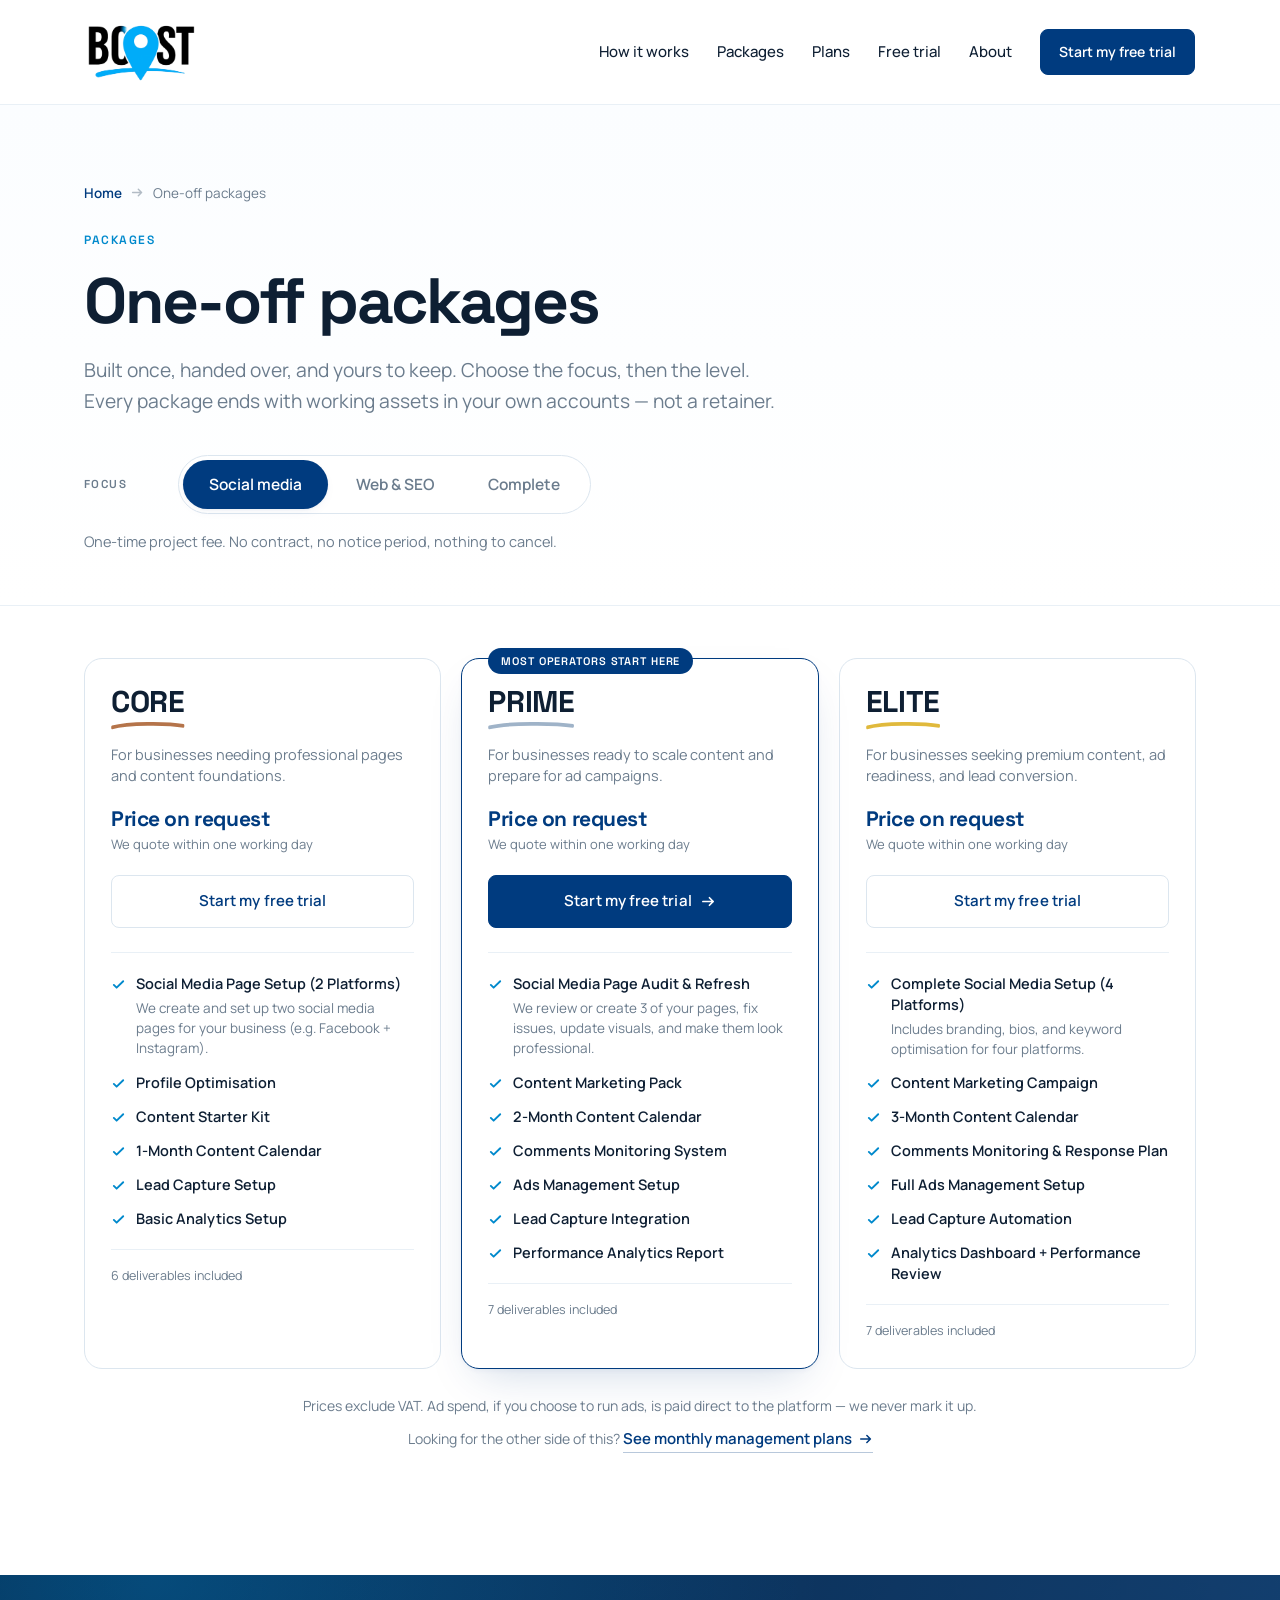
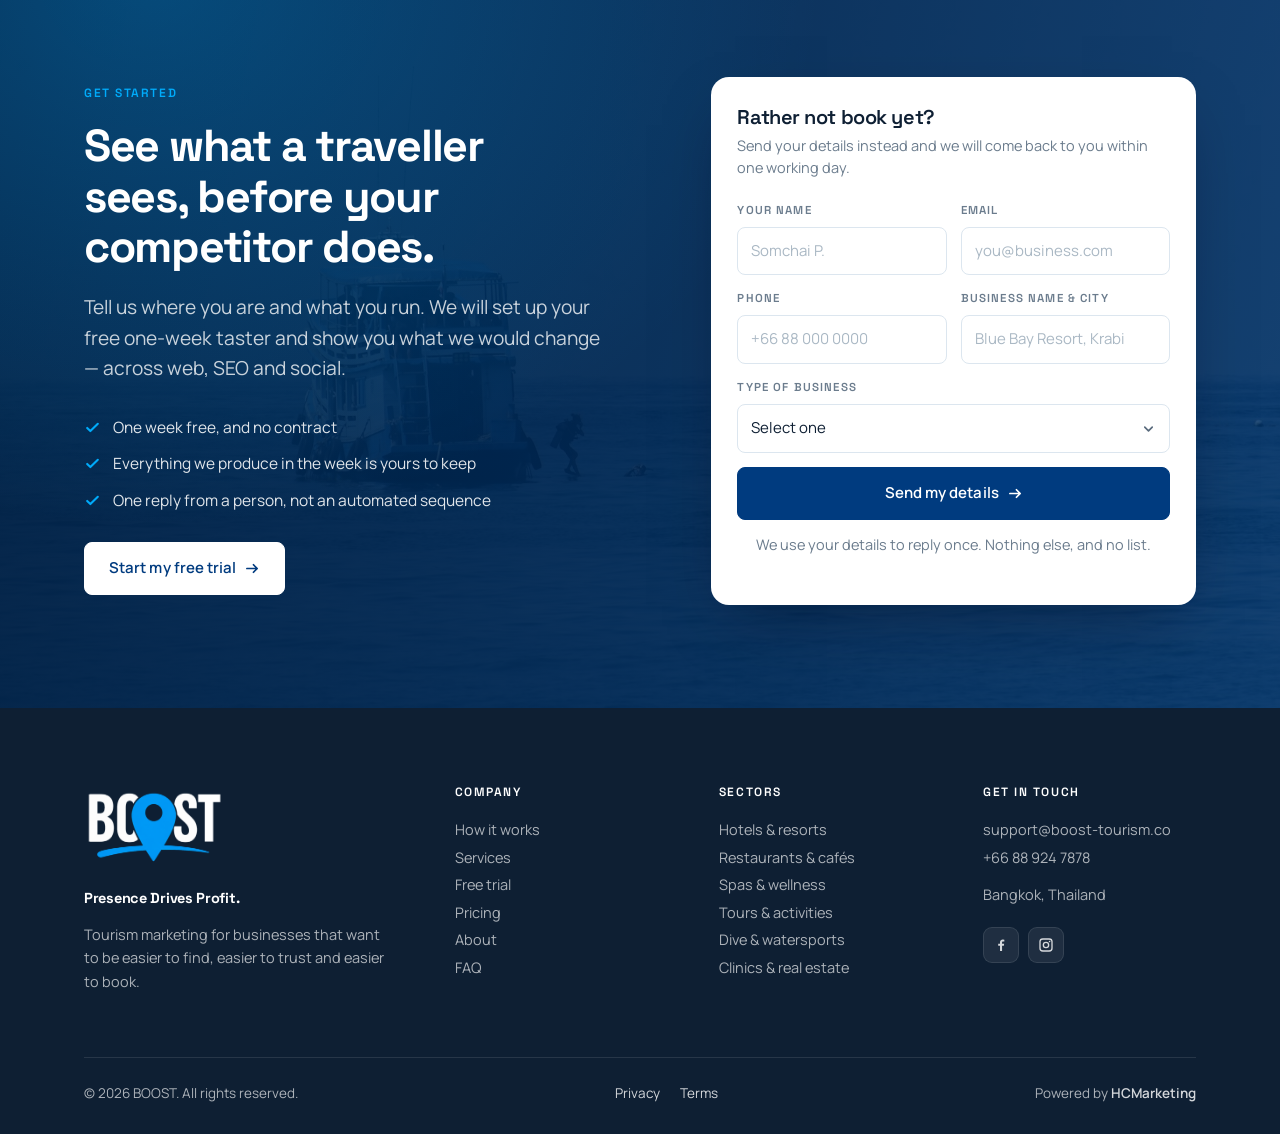
<file: packages/index.html>
<!doctype html>
<html lang="en">
<head>
<meta charset="utf-8">
<meta name="viewport" content="width=device-width, initial-scale=1">
<!-- Google Analytics. The config half lives in assets/analytics.js rather than
     inline, so script-src stays free of 'unsafe-inline'. -->
<script async src="https://www.googletagmanager.com/gtag/js?id=G-P61MXR28SM"></script>
<script>
  window.dataLayer = window.dataLayer || [];
  function gtag(){dataLayer.push(arguments);}
  gtag('js', new Date());

  gtag('config', 'G-P61MXR28SM');
</script>
<title>One-Off Website, SEO & Social Media Packages | BOOST</title>
<meta name="description" content="Fixed-scope, fixed-fee packages for tourism businesses: website builds, SEO setup and social media launch. Three levels, no contract, everything stays in your accounts.">
<meta name="theme-color" content="#FFFFFF">
<!-- root-relative so the same block serves /, /packages/ and /plans/ -->
<link rel="icon" href="/favicon.ico" sizes="any">
<link rel="icon" type="image/png" href="/assets/icon-32.png" sizes="32x32">
<link rel="apple-touch-icon" href="/assets/icon-180.png">
<link rel="canonical" href="https://boost-tourism.co/packages/">
<meta name="robots" content="index, follow, max-image-preview:large, max-snippet:-1">
<meta property="og:type" content="website">
<meta property="og:site_name" content="BOOST">
<meta property="og:locale" content="en_GB">
<meta property="og:url" content="https://boost-tourism.co/packages/">
<meta property="og:title" content="One-Off Website, SEO & Social Media Packages | BOOST">
<meta property="og:description" content="Fixed-scope, fixed-fee packages for tourism businesses: website builds, SEO setup and social media launch. Three levels, no contract, everything stays in your accounts.">
<meta property="og:image" content="https://boost-tourism.co/assets/img/og-cover.jpg">
<meta property="og:image:width" content="1200">
<meta property="og:image:height" content="630">
<meta property="og:image:alt" content="BOOST — tourists can't choose you if they can't find you">
<meta name="twitter:card" content="summary_large_image">
<meta name="twitter:title" content="One-Off Website, SEO & Social Media Packages | BOOST">
<meta name="twitter:description" content="Fixed-scope, fixed-fee packages for tourism businesses: website builds, SEO setup and social media launch. Three levels, no contract, everything stays in your accounts.">
<meta name="twitter:image" content="https://boost-tourism.co/assets/img/og-cover.jpg">
<link rel="preconnect" href="https://fonts.googleapis.com">
<link rel="preconnect" href="https://fonts.gstatic.com" crossorigin>
<link href="https://fonts.googleapis.com/css2?family=Manrope:wght@400;500;600;700&family=Space+Grotesk:wght@500;600;700&display=swap" rel="stylesheet">
<link rel="stylesheet" href="../assets/boost.css">
<noscript><link rel="stylesheet" href="../assets/nojs.css"></noscript>

<script type="application/ld+json">
{
 "@context": "https://schema.org",
 "@graph": [
  {
   "@type": "BreadcrumbList",
   "itemListElement": [
    {
     "@type": "ListItem",
     "position": 1,
     "name": "Home",
     "item": "https://boost-tourism.co/"
    },
    {
     "@type": "ListItem",
     "position": 2,
     "name": "One-off packages",
     "item": "https://boost-tourism.co/packages/"
    }
   ]
  },
  {
   "@type": "Service",
   "name": "One-off tourism marketing packages",
   "description": "Fixed-scope website, SEO and social media packages for tourism businesses.",
   "provider": {
    "@id": "https://boost-tourism.co/#organization"
   },
   "serviceType": "Tourism marketing",
   "areaServed": {
    "@type": "Place",
    "name": "South-East Asia"
   },
   "url": "https://boost-tourism.co/packages/",
   "hasOfferCatalog": {
    "@type": "OfferCatalog",
    "name": "One-off tourism marketing packages",
    "itemListElement": [
     {
      "@type": "OfferCatalog",
      "name": "Social media",
      "itemListElement": [
       {
        "@type": "Offer",
        "name": "CORE",
        "availability": "https://schema.org/InStock"
       },
       {
        "@type": "Offer",
        "name": "PRIME",
        "availability": "https://schema.org/InStock"
       },
       {
        "@type": "Offer",
        "name": "ELITE",
        "availability": "https://schema.org/InStock"
       }
      ]
     },
     {
      "@type": "OfferCatalog",
      "name": "Web & SEO",
      "itemListElement": [
       {
        "@type": "Offer",
        "name": "CORE",
        "availability": "https://schema.org/InStock"
       },
       {
        "@type": "Offer",
        "name": "PRIME",
        "availability": "https://schema.org/InStock"
       },
       {
        "@type": "Offer",
        "name": "ELITE",
        "availability": "https://schema.org/InStock"
       }
      ]
     },
     {
      "@type": "OfferCatalog",
      "name": "Complete",
      "itemListElement": [
       {
        "@type": "Offer",
        "name": "CORE",
        "availability": "https://schema.org/InStock"
       },
       {
        "@type": "Offer",
        "name": "PRIME",
        "availability": "https://schema.org/InStock"
       },
       {
        "@type": "Offer",
        "name": "ELITE",
        "availability": "https://schema.org/InStock"
       }
      ]
     }
    ]
   }
  }
 ]
}
</script>
</head>
<body>
<a class="skip" href="#main">Skip to content</a>

<header class="hdr" id="hdr">
  <div class="shell">
    <div class="hdr-in">
      <a class="brand" href="/" aria-label="BOOST — home">
        <img src="../assets/logo-dark.png" alt="BOOST" width="640" height="377">
      </a>
      <nav class="nav" aria-label="Primary">
        <a href="/#how">How it works</a>
        <a href="/packages/" aria-current="page">Packages</a>
        <a href="/plans/">Plans</a>
        <a href="/#trial">Free trial</a>
        <a href="/#about">About</a>
      </nav>
      <a class="btn btn-primary" href="https://calendly.com/harrison-boost-tourism/boost-free-trial-1" target="_blank" rel="noopener">Start my free trial</a>
      <button class="burger" type="button" aria-label="Open menu" aria-expanded="false" aria-controls="mnav"><span></span></button>
    </div>
    <nav class="mnav" id="mnav" aria-label="Mobile">
        <a href="/#how">How it works</a>
        <a href="/packages/" aria-current="page">Packages</a>
        <a href="/plans/">Plans</a>
        <a href="/#trial">Free trial</a>
        <a href="/#about">About</a>
      <a href="/#faq">FAQ</a>
      <a class="btn btn-primary" href="https://calendly.com/harrison-boost-tourism/boost-free-trial-1" target="_blank" rel="noopener">Start my free trial</a>
    </nav>
  </div>
</header>

<main id="main">
<section class="phero">
  <div class="shell">
    <p class="crumb"><a href="/">Home</a> <svg viewBox="0 0 16 16" fill="none" aria-hidden="true"><path d="M2 8h11M9 4l4 4-4 4" stroke="currentColor" stroke-width="1.8" stroke-linecap="round" stroke-linejoin="round"/></svg> <span>One-off packages</span></p>
    <span class="label">Packages</span>
    <h1>One-off packages</h1>
    <p class="lede">Built once, handed over, and yours to keep. Choose the focus, then the level. Every package ends with working assets in your own accounts — not a retainer.</p>
      <div class="switch-row">
        <span class="sw-label">Focus</span>
        <div class="seg seg-light" role="group" aria-label="Service focus">
          <button type="button" data-fam="social" aria-pressed="true">Social media</button>
          <button type="button" data-fam="web" aria-pressed="false">Web &amp; SEO</button>
          <button type="button" data-fam="complete" aria-pressed="false">Complete</button>
        </div>
      </div>
      <p class="mode-note">One-time project fee. No contract, no notice period, nothing to cancel.</p>
  </div>
</section>

<section class="section pt-sec">
  <div class="shell">
    <div class="rv">

    <div class="plan-grid fam-view" data-fam="social">
      <article class="plan" data-tier="core">
        <span class="plan-name">CORE<svg viewBox="0 0 200 12" preserveAspectRatio="none" aria-hidden="true"><path d="M3 8.5C46 2.5 154 2.5 197 6.5" stroke="currentColor" stroke-width="5" stroke-linecap="round" fill="none"/></svg></span>
        <p class="plan-for">For businesses needing professional pages and content foundations.</p>
        <p class="plan-price" data-price="" data-unit="one-off" data-terms="One-time project fee"><b class="ask">Price on request</b></p>
        <p class="plan-terms">We quote within one working day</p>
        <a class="btn btn-ghost" href="https://calendly.com/harrison-boost-tourism/boost-free-trial-1" target="_blank" rel="noopener">Start my free trial</a>
        <ul class="plan-list">
          <li><svg viewBox="0 0 16 16" fill="none" aria-hidden="true"><path d="M3 8.4l3 3L13 4.5" stroke="currentColor" stroke-width="2" stroke-linecap="round" stroke-linejoin="round"/></svg><div><b>Social Media Page Setup (2 Platforms)</b><i>We create and set up two social media pages for your business (e.g. Facebook + Instagram).</i></div></li>
          <li><svg viewBox="0 0 16 16" fill="none" aria-hidden="true"><path d="M3 8.4l3 3L13 4.5" stroke="currentColor" stroke-width="2" stroke-linecap="round" stroke-linejoin="round"/></svg><div><b>Profile Optimisation</b></div></li>
          <li><svg viewBox="0 0 16 16" fill="none" aria-hidden="true"><path d="M3 8.4l3 3L13 4.5" stroke="currentColor" stroke-width="2" stroke-linecap="round" stroke-linejoin="round"/></svg><div><b>Content Starter Kit</b></div></li>
          <li><svg viewBox="0 0 16 16" fill="none" aria-hidden="true"><path d="M3 8.4l3 3L13 4.5" stroke="currentColor" stroke-width="2" stroke-linecap="round" stroke-linejoin="round"/></svg><div><b>1-Month Content Calendar</b></div></li>
          <li><svg viewBox="0 0 16 16" fill="none" aria-hidden="true"><path d="M3 8.4l3 3L13 4.5" stroke="currentColor" stroke-width="2" stroke-linecap="round" stroke-linejoin="round"/></svg><div><b>Lead Capture Setup</b></div></li>
          <li><svg viewBox="0 0 16 16" fill="none" aria-hidden="true"><path d="M3 8.4l3 3L13 4.5" stroke="currentColor" stroke-width="2" stroke-linecap="round" stroke-linejoin="round"/></svg><div><b>Basic Analytics Setup</b></div></li>
        </ul>
        <p class="plan-count">6 deliverables included</p>
      </article>
      <article class="plan featured" data-tier="prime">
        <span class="plan-name">PRIME<svg viewBox="0 0 200 12" preserveAspectRatio="none" aria-hidden="true"><path d="M3 8.5C46 2.5 154 2.5 197 6.5" stroke="currentColor" stroke-width="5" stroke-linecap="round" fill="none"/></svg></span>
        <p class="plan-for">For businesses ready to scale content and prepare for ad campaigns.</p>
        <p class="plan-price" data-price="" data-unit="one-off" data-terms="One-time project fee"><b class="ask">Price on request</b></p>
        <p class="plan-terms">We quote within one working day</p>
        <a class="btn btn-primary" href="https://calendly.com/harrison-boost-tourism/boost-free-trial-1" target="_blank" rel="noopener">Start my free trial<svg viewBox="0 0 16 16" fill="none" aria-hidden="true"><path d="M2 8h11M9 4l4 4-4 4" stroke="currentColor" stroke-width="1.8" stroke-linecap="round" stroke-linejoin="round"/></svg></a>
        <ul class="plan-list">
          <li><svg viewBox="0 0 16 16" fill="none" aria-hidden="true"><path d="M3 8.4l3 3L13 4.5" stroke="currentColor" stroke-width="2" stroke-linecap="round" stroke-linejoin="round"/></svg><div><b>Social Media Page Audit &amp; Refresh</b><i>We review or create 3 of your pages, fix issues, update visuals, and make them look professional.</i></div></li>
          <li><svg viewBox="0 0 16 16" fill="none" aria-hidden="true"><path d="M3 8.4l3 3L13 4.5" stroke="currentColor" stroke-width="2" stroke-linecap="round" stroke-linejoin="round"/></svg><div><b>Content Marketing Pack</b></div></li>
          <li><svg viewBox="0 0 16 16" fill="none" aria-hidden="true"><path d="M3 8.4l3 3L13 4.5" stroke="currentColor" stroke-width="2" stroke-linecap="round" stroke-linejoin="round"/></svg><div><b>2-Month Content Calendar</b></div></li>
          <li><svg viewBox="0 0 16 16" fill="none" aria-hidden="true"><path d="M3 8.4l3 3L13 4.5" stroke="currentColor" stroke-width="2" stroke-linecap="round" stroke-linejoin="round"/></svg><div><b>Comments Monitoring System</b></div></li>
          <li><svg viewBox="0 0 16 16" fill="none" aria-hidden="true"><path d="M3 8.4l3 3L13 4.5" stroke="currentColor" stroke-width="2" stroke-linecap="round" stroke-linejoin="round"/></svg><div><b>Ads Management Setup</b></div></li>
          <li><svg viewBox="0 0 16 16" fill="none" aria-hidden="true"><path d="M3 8.4l3 3L13 4.5" stroke="currentColor" stroke-width="2" stroke-linecap="round" stroke-linejoin="round"/></svg><div><b>Lead Capture Integration</b></div></li>
          <li><svg viewBox="0 0 16 16" fill="none" aria-hidden="true"><path d="M3 8.4l3 3L13 4.5" stroke="currentColor" stroke-width="2" stroke-linecap="round" stroke-linejoin="round"/></svg><div><b>Performance Analytics Report</b></div></li>
        </ul>
        <p class="plan-count">7 deliverables included</p>
      </article>
      <article class="plan" data-tier="elite">
        <span class="plan-name">ELITE<svg viewBox="0 0 200 12" preserveAspectRatio="none" aria-hidden="true"><path d="M3 8.5C46 2.5 154 2.5 197 6.5" stroke="currentColor" stroke-width="5" stroke-linecap="round" fill="none"/></svg></span>
        <p class="plan-for">For businesses seeking premium content, ad readiness, and lead conversion.</p>
        <p class="plan-price" data-price="" data-unit="one-off" data-terms="One-time project fee"><b class="ask">Price on request</b></p>
        <p class="plan-terms">We quote within one working day</p>
        <a class="btn btn-ghost" href="https://calendly.com/harrison-boost-tourism/boost-free-trial-1" target="_blank" rel="noopener">Start my free trial</a>
        <ul class="plan-list">
          <li><svg viewBox="0 0 16 16" fill="none" aria-hidden="true"><path d="M3 8.4l3 3L13 4.5" stroke="currentColor" stroke-width="2" stroke-linecap="round" stroke-linejoin="round"/></svg><div><b>Complete Social Media Setup (4 Platforms)</b><i>Includes branding, bios, and keyword optimisation for four platforms.</i></div></li>
          <li><svg viewBox="0 0 16 16" fill="none" aria-hidden="true"><path d="M3 8.4l3 3L13 4.5" stroke="currentColor" stroke-width="2" stroke-linecap="round" stroke-linejoin="round"/></svg><div><b>Content Marketing Campaign</b></div></li>
          <li><svg viewBox="0 0 16 16" fill="none" aria-hidden="true"><path d="M3 8.4l3 3L13 4.5" stroke="currentColor" stroke-width="2" stroke-linecap="round" stroke-linejoin="round"/></svg><div><b>3-Month Content Calendar</b></div></li>
          <li><svg viewBox="0 0 16 16" fill="none" aria-hidden="true"><path d="M3 8.4l3 3L13 4.5" stroke="currentColor" stroke-width="2" stroke-linecap="round" stroke-linejoin="round"/></svg><div><b>Comments Monitoring &amp; Response Plan</b></div></li>
          <li><svg viewBox="0 0 16 16" fill="none" aria-hidden="true"><path d="M3 8.4l3 3L13 4.5" stroke="currentColor" stroke-width="2" stroke-linecap="round" stroke-linejoin="round"/></svg><div><b>Full Ads Management Setup</b></div></li>
          <li><svg viewBox="0 0 16 16" fill="none" aria-hidden="true"><path d="M3 8.4l3 3L13 4.5" stroke="currentColor" stroke-width="2" stroke-linecap="round" stroke-linejoin="round"/></svg><div><b>Lead Capture Automation</b></div></li>
          <li><svg viewBox="0 0 16 16" fill="none" aria-hidden="true"><path d="M3 8.4l3 3L13 4.5" stroke="currentColor" stroke-width="2" stroke-linecap="round" stroke-linejoin="round"/></svg><div><b>Analytics Dashboard + Performance Review</b></div></li>
        </ul>
        <p class="plan-count">7 deliverables included</p>
      </article>
    </div>
    <div class="plan-grid fam-view" data-fam="web" hidden>
      <article class="plan" data-tier="core">
        <span class="plan-name">CORE<svg viewBox="0 0 200 12" preserveAspectRatio="none" aria-hidden="true"><path d="M3 8.5C46 2.5 154 2.5 197 6.5" stroke="currentColor" stroke-width="5" stroke-linecap="round" fill="none"/></svg></span>
        <p class="plan-for">For small businesses wanting a strong, simple online presence.</p>
        <p class="plan-price" data-price="" data-unit="one-off" data-terms="One-time project fee"><b class="ask">Price on request</b></p>
        <p class="plan-terms">We quote within one working day</p>
        <a class="btn btn-ghost" href="https://calendly.com/harrison-boost-tourism/boost-free-trial-1" target="_blank" rel="noopener">Start my free trial</a>
        <ul class="plan-list">
          <li><svg viewBox="0 0 16 16" fill="none" aria-hidden="true"><path d="M3 8.4l3 3L13 4.5" stroke="currentColor" stroke-width="2" stroke-linecap="round" stroke-linejoin="round"/></svg><div><b>Website Build (1 Page)</b><i>A simple, professional website that works on mobile, matches your branding, and includes a contact form.</i></div></li>
          <li><svg viewBox="0 0 16 16" fill="none" aria-hidden="true"><path d="M3 8.4l3 3L13 4.5" stroke="currentColor" stroke-width="2" stroke-linecap="round" stroke-linejoin="round"/></svg><div><b>Basic SEO Setup</b></div></li>
          <li><svg viewBox="0 0 16 16" fill="none" aria-hidden="true"><path d="M3 8.4l3 3L13 4.5" stroke="currentColor" stroke-width="2" stroke-linecap="round" stroke-linejoin="round"/></svg><div><b>Google Business Profile Setup</b></div></li>
          <li><svg viewBox="0 0 16 16" fill="none" aria-hidden="true"><path d="M3 8.4l3 3L13 4.5" stroke="currentColor" stroke-width="2" stroke-linecap="round" stroke-linejoin="round"/></svg><div><b>Review Request Template</b></div></li>
          <li><svg viewBox="0 0 16 16" fill="none" aria-hidden="true"><path d="M3 8.4l3 3L13 4.5" stroke="currentColor" stroke-width="2" stroke-linecap="round" stroke-linejoin="round"/></svg><div><b>Lead Capture (QR + Email Form)</b></div></li>
        </ul>
        <p class="plan-count">5 deliverables included</p>
      </article>
      <article class="plan featured" data-tier="prime">
        <span class="plan-name">PRIME<svg viewBox="0 0 200 12" preserveAspectRatio="none" aria-hidden="true"><path d="M3 8.5C46 2.5 154 2.5 197 6.5" stroke="currentColor" stroke-width="5" stroke-linecap="round" fill="none"/></svg></span>
        <p class="plan-for">For businesses growing their presence and capturing more online leads.</p>
        <p class="plan-price" data-price="" data-unit="one-off" data-terms="One-time project fee"><b class="ask">Price on request</b></p>
        <p class="plan-terms">We quote within one working day</p>
        <a class="btn btn-primary" href="https://calendly.com/harrison-boost-tourism/boost-free-trial-1" target="_blank" rel="noopener">Start my free trial<svg viewBox="0 0 16 16" fill="none" aria-hidden="true"><path d="M2 8h11M9 4l4 4-4 4" stroke="currentColor" stroke-width="1.8" stroke-linecap="round" stroke-linejoin="round"/></svg></a>
        <ul class="plan-list">
          <li><svg viewBox="0 0 16 16" fill="none" aria-hidden="true"><path d="M3 8.4l3 3L13 4.5" stroke="currentColor" stroke-width="2" stroke-linecap="round" stroke-linejoin="round"/></svg><div><b>Website Build (Up to 5 Pages)</b><i>A professional website (e.g. Home, About, Services, Contact, Blog/Gallery) with mobile-friendly design and branding.</i></div></li>
          <li><svg viewBox="0 0 16 16" fill="none" aria-hidden="true"><path d="M3 8.4l3 3L13 4.5" stroke="currentColor" stroke-width="2" stroke-linecap="round" stroke-linejoin="round"/></svg><div><b>On-Page SEO for All Pages</b></div></li>
          <li><svg viewBox="0 0 16 16" fill="none" aria-hidden="true"><path d="M3 8.4l3 3L13 4.5" stroke="currentColor" stroke-width="2" stroke-linecap="round" stroke-linejoin="round"/></svg><div><b>Blog Setup + 1 SEO Blog Post</b></div></li>
          <li><svg viewBox="0 0 16 16" fill="none" aria-hidden="true"><path d="M3 8.4l3 3L13 4.5" stroke="currentColor" stroke-width="2" stroke-linecap="round" stroke-linejoin="round"/></svg><div><b>OTA Listing SEO Audit</b></div></li>
          <li><svg viewBox="0 0 16 16" fill="none" aria-hidden="true"><path d="M3 8.4l3 3L13 4.5" stroke="currentColor" stroke-width="2" stroke-linecap="round" stroke-linejoin="round"/></svg><div><b>Lead Capture Integration</b></div></li>
          <li><svg viewBox="0 0 16 16" fill="none" aria-hidden="true"><path d="M3 8.4l3 3L13 4.5" stroke="currentColor" stroke-width="2" stroke-linecap="round" stroke-linejoin="round"/></svg><div><b>Review Strategy Templates</b></div></li>
        </ul>
        <p class="plan-count">6 deliverables included</p>
      </article>
      <article class="plan" data-tier="elite">
        <span class="plan-name">ELITE<svg viewBox="0 0 200 12" preserveAspectRatio="none" aria-hidden="true"><path d="M3 8.5C46 2.5 154 2.5 197 6.5" stroke="currentColor" stroke-width="5" stroke-linecap="round" fill="none"/></svg></span>
        <p class="plan-for">For established businesses needing a strong online booking engine.</p>
        <p class="plan-price" data-price="" data-unit="one-off" data-terms="One-time project fee"><b class="ask">Price on request</b></p>
        <p class="plan-terms">We quote within one working day</p>
        <a class="btn btn-ghost" href="https://calendly.com/harrison-boost-tourism/boost-free-trial-1" target="_blank" rel="noopener">Start my free trial</a>
        <ul class="plan-list">
          <li><svg viewBox="0 0 16 16" fill="none" aria-hidden="true"><path d="M3 8.4l3 3L13 4.5" stroke="currentColor" stroke-width="2" stroke-linecap="round" stroke-linejoin="round"/></svg><div><b>Full Website (Up to 10 Pages)</b><i>A complete, professional website with multilingual setup, booking/contact forms, and a blog.</i></div></li>
          <li><svg viewBox="0 0 16 16" fill="none" aria-hidden="true"><path d="M3 8.4l3 3L13 4.5" stroke="currentColor" stroke-width="2" stroke-linecap="round" stroke-linejoin="round"/></svg><div><b>Full SEO Audit &amp; Optimisation</b></div></li>
          <li><svg viewBox="0 0 16 16" fill="none" aria-hidden="true"><path d="M3 8.4l3 3L13 4.5" stroke="currentColor" stroke-width="2" stroke-linecap="round" stroke-linejoin="round"/></svg><div><b>3 Keyword-Optimised Blog Posts</b></div></li>
          <li><svg viewBox="0 0 16 16" fill="none" aria-hidden="true"><path d="M3 8.4l3 3L13 4.5" stroke="currentColor" stroke-width="2" stroke-linecap="round" stroke-linejoin="round"/></svg><div><b>OTA Profile Optimisation</b></div></li>
          <li><svg viewBox="0 0 16 16" fill="none" aria-hidden="true"><path d="M3 8.4l3 3L13 4.5" stroke="currentColor" stroke-width="2" stroke-linecap="round" stroke-linejoin="round"/></svg><div><b>Lead Capture + Email Automation</b></div></li>
          <li><svg viewBox="0 0 16 16" fill="none" aria-hidden="true"><path d="M3 8.4l3 3L13 4.5" stroke="currentColor" stroke-width="2" stroke-linecap="round" stroke-linejoin="round"/></svg><div><b>Monthly SEO Report Setup</b></div></li>
          <li><svg viewBox="0 0 16 16" fill="none" aria-hidden="true"><path d="M3 8.4l3 3L13 4.5" stroke="currentColor" stroke-width="2" stroke-linecap="round" stroke-linejoin="round"/></svg><div><b>Review Automation System</b></div></li>
        </ul>
        <p class="plan-count">7 deliverables included</p>
      </article>
    </div>
    <div class="plan-grid fam-view" data-fam="complete" hidden>
      <article class="plan" data-tier="core">
        <span class="plan-name">CORE<svg viewBox="0 0 200 12" preserveAspectRatio="none" aria-hidden="true"><path d="M3 8.5C46 2.5 154 2.5 197 6.5" stroke="currentColor" stroke-width="5" stroke-linecap="round" fill="none"/></svg></span>
        <p class="plan-for">For small businesses needing a polished website and basic social presence.</p>
        <p class="plan-price" data-price="" data-unit="one-off" data-terms="One-time project fee"><b class="ask">Price on request</b></p>
        <p class="plan-terms">We quote within one working day</p>
        <a class="btn btn-ghost" href="https://calendly.com/harrison-boost-tourism/boost-free-trial-1" target="_blank" rel="noopener">Start my free trial</a>
        <ul class="plan-list">
          <li><svg viewBox="0 0 16 16" fill="none" aria-hidden="true"><path d="M3 8.4l3 3L13 4.5" stroke="currentColor" stroke-width="2" stroke-linecap="round" stroke-linejoin="round"/></svg><div><b>1-Page Website Build</b><i>A branded, mobile-friendly website with a contact form and gallery.</i></div></li>
          <li><svg viewBox="0 0 16 16" fill="none" aria-hidden="true"><path d="M3 8.4l3 3L13 4.5" stroke="currentColor" stroke-width="2" stroke-linecap="round" stroke-linejoin="round"/></svg><div><b>Basic SEO Setup</b></div></li>
          <li><svg viewBox="0 0 16 16" fill="none" aria-hidden="true"><path d="M3 8.4l3 3L13 4.5" stroke="currentColor" stroke-width="2" stroke-linecap="round" stroke-linejoin="round"/></svg><div><b>Google Business Profile Setup</b></div></li>
          <li><svg viewBox="0 0 16 16" fill="none" aria-hidden="true"><path d="M3 8.4l3 3L13 4.5" stroke="currentColor" stroke-width="2" stroke-linecap="round" stroke-linejoin="round"/></svg><div><b>Social Media Page Creation (2 Platforms)</b></div></li>
          <li><svg viewBox="0 0 16 16" fill="none" aria-hidden="true"><path d="M3 8.4l3 3L13 4.5" stroke="currentColor" stroke-width="2" stroke-linecap="round" stroke-linejoin="round"/></svg><div><b>Basic Content Creation (5 Posts)</b></div></li>
          <li><svg viewBox="0 0 16 16" fill="none" aria-hidden="true"><path d="M3 8.4l3 3L13 4.5" stroke="currentColor" stroke-width="2" stroke-linecap="round" stroke-linejoin="round"/></svg><div><b>1-Month Content Calendar</b></div></li>
          <li><svg viewBox="0 0 16 16" fill="none" aria-hidden="true"><path d="M3 8.4l3 3L13 4.5" stroke="currentColor" stroke-width="2" stroke-linecap="round" stroke-linejoin="round"/></svg><div><b>Lead Capture Setup (QR + Email Form)</b></div></li>
          <li><svg viewBox="0 0 16 16" fill="none" aria-hidden="true"><path d="M3 8.4l3 3L13 4.5" stroke="currentColor" stroke-width="2" stroke-linecap="round" stroke-linejoin="round"/></svg><div><b>Analytics Setup (Website + Social)</b></div></li>
        </ul>
        <p class="plan-count">8 deliverables included</p>
      </article>
      <article class="plan featured" data-tier="prime">
        <span class="plan-name">PRIME<svg viewBox="0 0 200 12" preserveAspectRatio="none" aria-hidden="true"><path d="M3 8.5C46 2.5 154 2.5 197 6.5" stroke="currentColor" stroke-width="5" stroke-linecap="round" fill="none"/></svg></span>
        <p class="plan-for">For businesses growing their visibility, bookings, and online leads.</p>
        <p class="plan-price" data-price="" data-unit="one-off" data-terms="One-time project fee"><b class="ask">Price on request</b></p>
        <p class="plan-terms">We quote within one working day</p>
        <a class="btn btn-primary" href="https://calendly.com/harrison-boost-tourism/boost-free-trial-1" target="_blank" rel="noopener">Start my free trial<svg viewBox="0 0 16 16" fill="none" aria-hidden="true"><path d="M2 8h11M9 4l4 4-4 4" stroke="currentColor" stroke-width="1.8" stroke-linecap="round" stroke-linejoin="round"/></svg></a>
        <ul class="plan-list">
          <li><svg viewBox="0 0 16 16" fill="none" aria-hidden="true"><path d="M3 8.4l3 3L13 4.5" stroke="currentColor" stroke-width="2" stroke-linecap="round" stroke-linejoin="round"/></svg><div><b>Website Build (Up to 5 Pages)</b><i>A professional website including Home, About, Services, Contact, and Blog pages.</i></div></li>
          <li><svg viewBox="0 0 16 16" fill="none" aria-hidden="true"><path d="M3 8.4l3 3L13 4.5" stroke="currentColor" stroke-width="2" stroke-linecap="round" stroke-linejoin="round"/></svg><div><b>On-Page SEO Optimisation</b></div></li>
          <li><svg viewBox="0 0 16 16" fill="none" aria-hidden="true"><path d="M3 8.4l3 3L13 4.5" stroke="currentColor" stroke-width="2" stroke-linecap="round" stroke-linejoin="round"/></svg><div><b>Blog Setup + 1 SEO Blog Post</b></div></li>
          <li><svg viewBox="0 0 16 16" fill="none" aria-hidden="true"><path d="M3 8.4l3 3L13 4.5" stroke="currentColor" stroke-width="2" stroke-linecap="round" stroke-linejoin="round"/></svg><div><b>Social Media Optimisation (3 Platforms)</b></div></li>
          <li><svg viewBox="0 0 16 16" fill="none" aria-hidden="true"><path d="M3 8.4l3 3L13 4.5" stroke="currentColor" stroke-width="2" stroke-linecap="round" stroke-linejoin="round"/></svg><div><b>Content Pack (12 Posts)</b></div></li>
          <li><svg viewBox="0 0 16 16" fill="none" aria-hidden="true"><path d="M3 8.4l3 3L13 4.5" stroke="currentColor" stroke-width="2" stroke-linecap="round" stroke-linejoin="round"/></svg><div><b>2-Month Content Calendar</b></div></li>
          <li><svg viewBox="0 0 16 16" fill="none" aria-hidden="true"><path d="M3 8.4l3 3L13 4.5" stroke="currentColor" stroke-width="2" stroke-linecap="round" stroke-linejoin="round"/></svg><div><b>Lead Capture Integration</b></div></li>
          <li><svg viewBox="0 0 16 16" fill="none" aria-hidden="true"><path d="M3 8.4l3 3L13 4.5" stroke="currentColor" stroke-width="2" stroke-linecap="round" stroke-linejoin="round"/></svg><div><b>Comments Monitoring Plan</b></div></li>
          <li><svg viewBox="0 0 16 16" fill="none" aria-hidden="true"><path d="M3 8.4l3 3L13 4.5" stroke="currentColor" stroke-width="2" stroke-linecap="round" stroke-linejoin="round"/></svg><div><b>Performance Reporting Setup</b></div></li>
        </ul>
        <p class="plan-count">9 deliverables included</p>
      </article>
      <article class="plan" data-tier="elite">
        <span class="plan-name">ELITE<svg viewBox="0 0 200 12" preserveAspectRatio="none" aria-hidden="true"><path d="M3 8.5C46 2.5 154 2.5 197 6.5" stroke="currentColor" stroke-width="5" stroke-linecap="round" fill="none"/></svg></span>
        <p class="plan-for">For new or growing tourism businesses that want full impact across web + social.</p>
        <p class="plan-price" data-price="" data-unit="one-off" data-terms="One-time project fee"><b class="ask">Price on request</b></p>
        <p class="plan-terms">We quote within one working day</p>
        <a class="btn btn-ghost" href="https://calendly.com/harrison-boost-tourism/boost-free-trial-1" target="_blank" rel="noopener">Start my free trial</a>
        <ul class="plan-list">
          <li><svg viewBox="0 0 16 16" fill="none" aria-hidden="true"><path d="M3 8.4l3 3L13 4.5" stroke="currentColor" stroke-width="2" stroke-linecap="round" stroke-linejoin="round"/></svg><div><b>Full Website Build (Up to 10 Pages)</b><i>A complete website including blog, booking/contact forms, and multilingual options.</i></div></li>
          <li><svg viewBox="0 0 16 16" fill="none" aria-hidden="true"><path d="M3 8.4l3 3L13 4.5" stroke="currentColor" stroke-width="2" stroke-linecap="round" stroke-linejoin="round"/></svg><div><b>Full SEO Audit + On-Page Optimisation</b></div></li>
          <li><svg viewBox="0 0 16 16" fill="none" aria-hidden="true"><path d="M3 8.4l3 3L13 4.5" stroke="currentColor" stroke-width="2" stroke-linecap="round" stroke-linejoin="round"/></svg><div><b>Blog Setup + 3x SEO Blog Posts</b></div></li>
          <li><svg viewBox="0 0 16 16" fill="none" aria-hidden="true"><path d="M3 8.4l3 3L13 4.5" stroke="currentColor" stroke-width="2" stroke-linecap="round" stroke-linejoin="round"/></svg><div><b>Complete Social Media Setup (4 Platforms)</b></div></li>
          <li><svg viewBox="0 0 16 16" fill="none" aria-hidden="true"><path d="M3 8.4l3 3L13 4.5" stroke="currentColor" stroke-width="2" stroke-linecap="round" stroke-linejoin="round"/></svg><div><b>Content Marketing Campaign (20 Posts)</b></div></li>
          <li><svg viewBox="0 0 16 16" fill="none" aria-hidden="true"><path d="M3 8.4l3 3L13 4.5" stroke="currentColor" stroke-width="2" stroke-linecap="round" stroke-linejoin="round"/></svg><div><b>3-Month Content Calendar</b></div></li>
          <li><svg viewBox="0 0 16 16" fill="none" aria-hidden="true"><path d="M3 8.4l3 3L13 4.5" stroke="currentColor" stroke-width="2" stroke-linecap="round" stroke-linejoin="round"/></svg><div><b>Comments Monitoring &amp; Response Plan</b></div></li>
          <li><svg viewBox="0 0 16 16" fill="none" aria-hidden="true"><path d="M3 8.4l3 3L13 4.5" stroke="currentColor" stroke-width="2" stroke-linecap="round" stroke-linejoin="round"/></svg><div><b>Ads Management System Setup</b></div></li>
          <li><svg viewBox="0 0 16 16" fill="none" aria-hidden="true"><path d="M3 8.4l3 3L13 4.5" stroke="currentColor" stroke-width="2" stroke-linecap="round" stroke-linejoin="round"/></svg><div><b>Lead Capture &amp; Automation</b></div></li>
          <li><svg viewBox="0 0 16 16" fill="none" aria-hidden="true"><path d="M3 8.4l3 3L13 4.5" stroke="currentColor" stroke-width="2" stroke-linecap="round" stroke-linejoin="round"/></svg><div><b>Analytics Dashboard Setup</b></div></li>
        </ul>
        <p class="plan-count">10 deliverables included</p>
      </article>
    </div>

      <p class="price-note">Prices exclude VAT. Ad spend, if you choose to run ads, is paid direct to the platform — we never mark it up.</p>
      <p class="price-note mt-10">Looking for the other side of this? <a class="tlink" href="/plans/">See monthly management plans <svg viewBox="0 0 16 16" fill="none" aria-hidden="true"><path d="M2 8h11M9 4l4 4-4 4" stroke="currentColor" stroke-width="1.8" stroke-linecap="round" stroke-linejoin="round"/></svg></a></p>
    </div>
  </div>
</section>

<!-- ================= FINAL CTA ================= -->
<section class="cta-band" id="start">
  <img class="cta-bg" src="../assets/img/1764757146502-a8c0990a8479-1800.jpg" srcset="../assets/img/1764757146502-a8c0990a8479-760.jpg 760w, ../assets/img/1764757146502-a8c0990a8479-1200.jpg 1200w, ../assets/img/1764757146502-a8c0990a8479-1800.jpg 1800w, ../assets/img/1764757146502-a8c0990a8479-2400.jpg 2400w" sizes="100vw" alt="" aria-hidden="true" loading="lazy" decoding="async">
  <div class="shell cta-grid">
    <div class="rv">
      <span class="label label-on-dark">Get started</span>
      <h2 class="mt-16">See what a traveller sees, before your competitor does.</h2>
      <p class="lede">Tell us where you are and what you run. We will set up your free one-week taster and show you what we would change — across web, SEO and social.</p>
      <ul class="cta-points">
        <li><svg viewBox="0 0 16 16" fill="none" aria-hidden="true"><path d="M3 8.4l3 3L13 4.5" stroke="currentColor" stroke-width="2" stroke-linecap="round" stroke-linejoin="round"/></svg> One week free, and no contract</li>
        <li><svg viewBox="0 0 16 16" fill="none" aria-hidden="true"><path d="M3 8.4l3 3L13 4.5" stroke="currentColor" stroke-width="2" stroke-linecap="round" stroke-linejoin="round"/></svg> Everything we produce in the week is yours to keep</li>
        <li><svg viewBox="0 0 16 16" fill="none" aria-hidden="true"><path d="M3 8.4l3 3L13 4.5" stroke="currentColor" stroke-width="2" stroke-linecap="round" stroke-linejoin="round"/></svg> One reply from a person, not an automated sequence</li>
      </ul>
      <a class="btn btn-onblue cta-book" href="https://calendly.com/harrison-boost-tourism/boost-free-trial-1" target="_blank" rel="noopener">Start my free trial <svg viewBox="0 0 16 16" fill="none" aria-hidden="true"><path d="M2 8h11M9 4l4 4-4 4" stroke="currentColor" stroke-width="1.8" stroke-linecap="round" stroke-linejoin="round"/></svg></a>
    </div>

    <!-- EDIT ME — point action= at your form provider or CRM endpoint -->
    <form class="form rv" action="#" method="post" novalidate>
      <h3>Rather not book yet?</h3>
      <p>Send your details instead and we will come back to you within one working day.</p>
      <div class="f2">
        <label class="field"><span>Your name</span><input type="text" name="name" autocomplete="name" placeholder="Somchai P." required></label>
        <label class="field"><span>Email</span><input type="email" name="email" autocomplete="email" placeholder="you@business.com" required></label>
      </div>
      <div class="f2">
        <label class="field"><span>Phone</span><input type="tel" name="phone" inputmode="tel" autocomplete="tel" placeholder="+66 88 000 0000"></label>
        <label class="field"><span>Business name &amp; city</span><input type="text" name="business" placeholder="Blue Bay Resort, Krabi" required></label>
      </div>
      <label class="field"><span>Type of business</span>
        <select name="type">
          <option value="">Select one</option>
          <option>Hotel, resort or guesthouse</option>
          <option>Restaurant or café</option>
          <option>Spa or wellness</option>
          <option>Tour, attraction or activity</option>
          <option>Dive or watersports</option>
          <option>Golf</option>
          <option>Clinic treating visitors</option>
          <option>Rental or real estate</option>
          <option>Other tourism-dependent business</option>
        </select>
      </label>
      <button class="btn btn-primary btn-wide" type="submit">Send my details
        <svg viewBox="0 0 16 16" fill="none" aria-hidden="true"><path d="M2 8h11M9 4l4 4-4 4" stroke="currentColor" stroke-width="1.8" stroke-linecap="round" stroke-linejoin="round"/></svg>
      </button>
      <p class="form-fine">We use your details to reply once. Nothing else, and no list.</p>
    </form>
  </div>
</section>
</main>

<!-- ================= FOOTER ================= -->
<footer class="ftr">
  <div class="shell">
    <div class="ftr-main">
      <div class="ftr-brand">
        <a href="/" aria-label="BOOST — home"><img src="../assets/logo-light.png"  alt="BOOST" width="640" height="377"></a>
        <p class="ftr-tag">Presence Drives Profit.</p>
        <p>Tourism marketing for businesses that want to be easier to find, easier to trust and easier to book.</p>
      </div>

      <div class="ftr-col">
        <h4>Company</h4>
        <a href="/#how">How it works</a>
        <a href="/#services">Services</a>
        <a href="/#trial">Free trial</a>
        <a href="/packages/">Pricing</a>
        <a href="/#about">About</a>
        <a href="/#faq">FAQ</a>
      </div>

      <div class="ftr-col">
        <h4>Sectors</h4>
        <p>Hotels &amp; resorts</p>
        <p>Restaurants &amp; cafés</p>
        <p>Spas &amp; wellness</p>
        <p>Tours &amp; activities</p>
        <p>Dive &amp; watersports</p>
        <p>Clinics &amp; real estate</p>
      </div>

      <!-- EDIT ME — real address, email and phone -->
      <div class="ftr-col">
        <h4>Get in touch</h4>
        <a href="mailto:support@boost-tourism.co">support@boost-tourism.co</a>
        <a href="tel:+66889247878">+66 88 924 7878</a>
        <p class="mt-10">Bangkok, Thailand</p>
        <div class="social">
          <a href="https://www.facebook.com/boosttourismco" target="_blank" rel="noopener" aria-label="BOOST on Facebook"><svg viewBox="0 0 24 24" aria-hidden="true"><path d="M13.6 21v-8h2.7l.4-3h-3.1V8.1c0-.9.3-1.5 1.6-1.5H17V4a23 23 0 0 0-2.4-.1c-2.4 0-4.1 1.5-4.1 4.1v2H7.8v3h2.7v8h3.1Z"/></svg></a>
          <a href="https://www.instagram.com/boosttourismco/" target="_blank" rel="noopener" aria-label="BOOST on Instagram"><svg viewBox="0 0 24 24" aria-hidden="true"><path d="M7.2 2h9.6A5.2 5.2 0 0 1 22 7.2v9.6a5.2 5.2 0 0 1-5.2 5.2H7.2A5.2 5.2 0 0 1 2 16.8V7.2A5.2 5.2 0 0 1 7.2 2Zm0 2A3.2 3.2 0 0 0 4 7.2v9.6A3.2 3.2 0 0 0 7.2 20h9.6a3.2 3.2 0 0 0 3.2-3.2V7.2A3.2 3.2 0 0 0 16.8 4H7.2Zm10.2 1.5a1.2 1.2 0 1 1 0 2.4 1.2 1.2 0 0 1 0-2.4ZM12 7a5 5 0 1 1 0 10 5 5 0 0 1 0-10Zm0 2a3 3 0 1 0 0 6 3 3 0 0 0 0-6Z"/></svg></a>
        </div>
      </div>
    </div>

    <div class="ftr-bot">
      <span>© 2026 BOOST. All rights reserved.</span>
      <span class="ftr-legal"><a href="/privacy/">Privacy</a><a href="/terms/">Terms</a></span>
      <span>Powered by <b>HCMarketing</b></span>
    </div>
  </div>
</footer>

<script src="../assets/boost.js"></script>
</body>
</html>
</file>
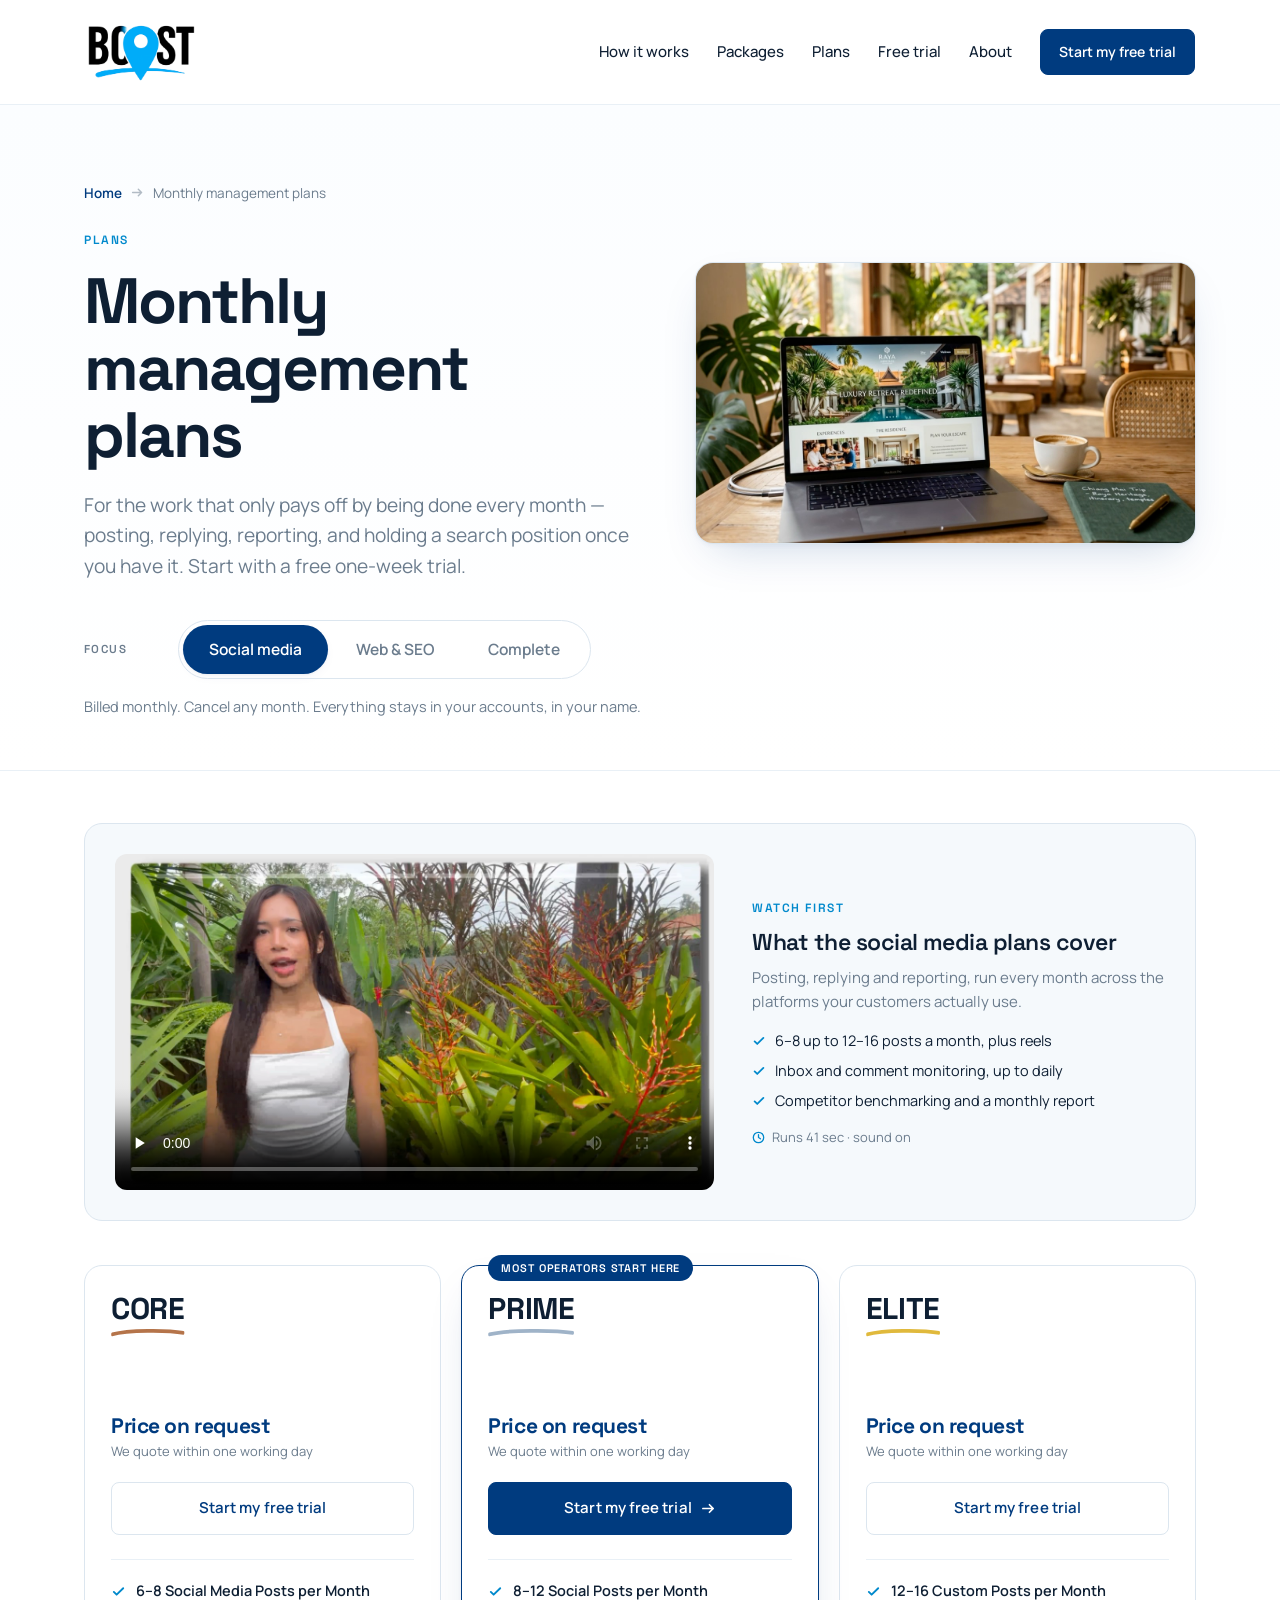
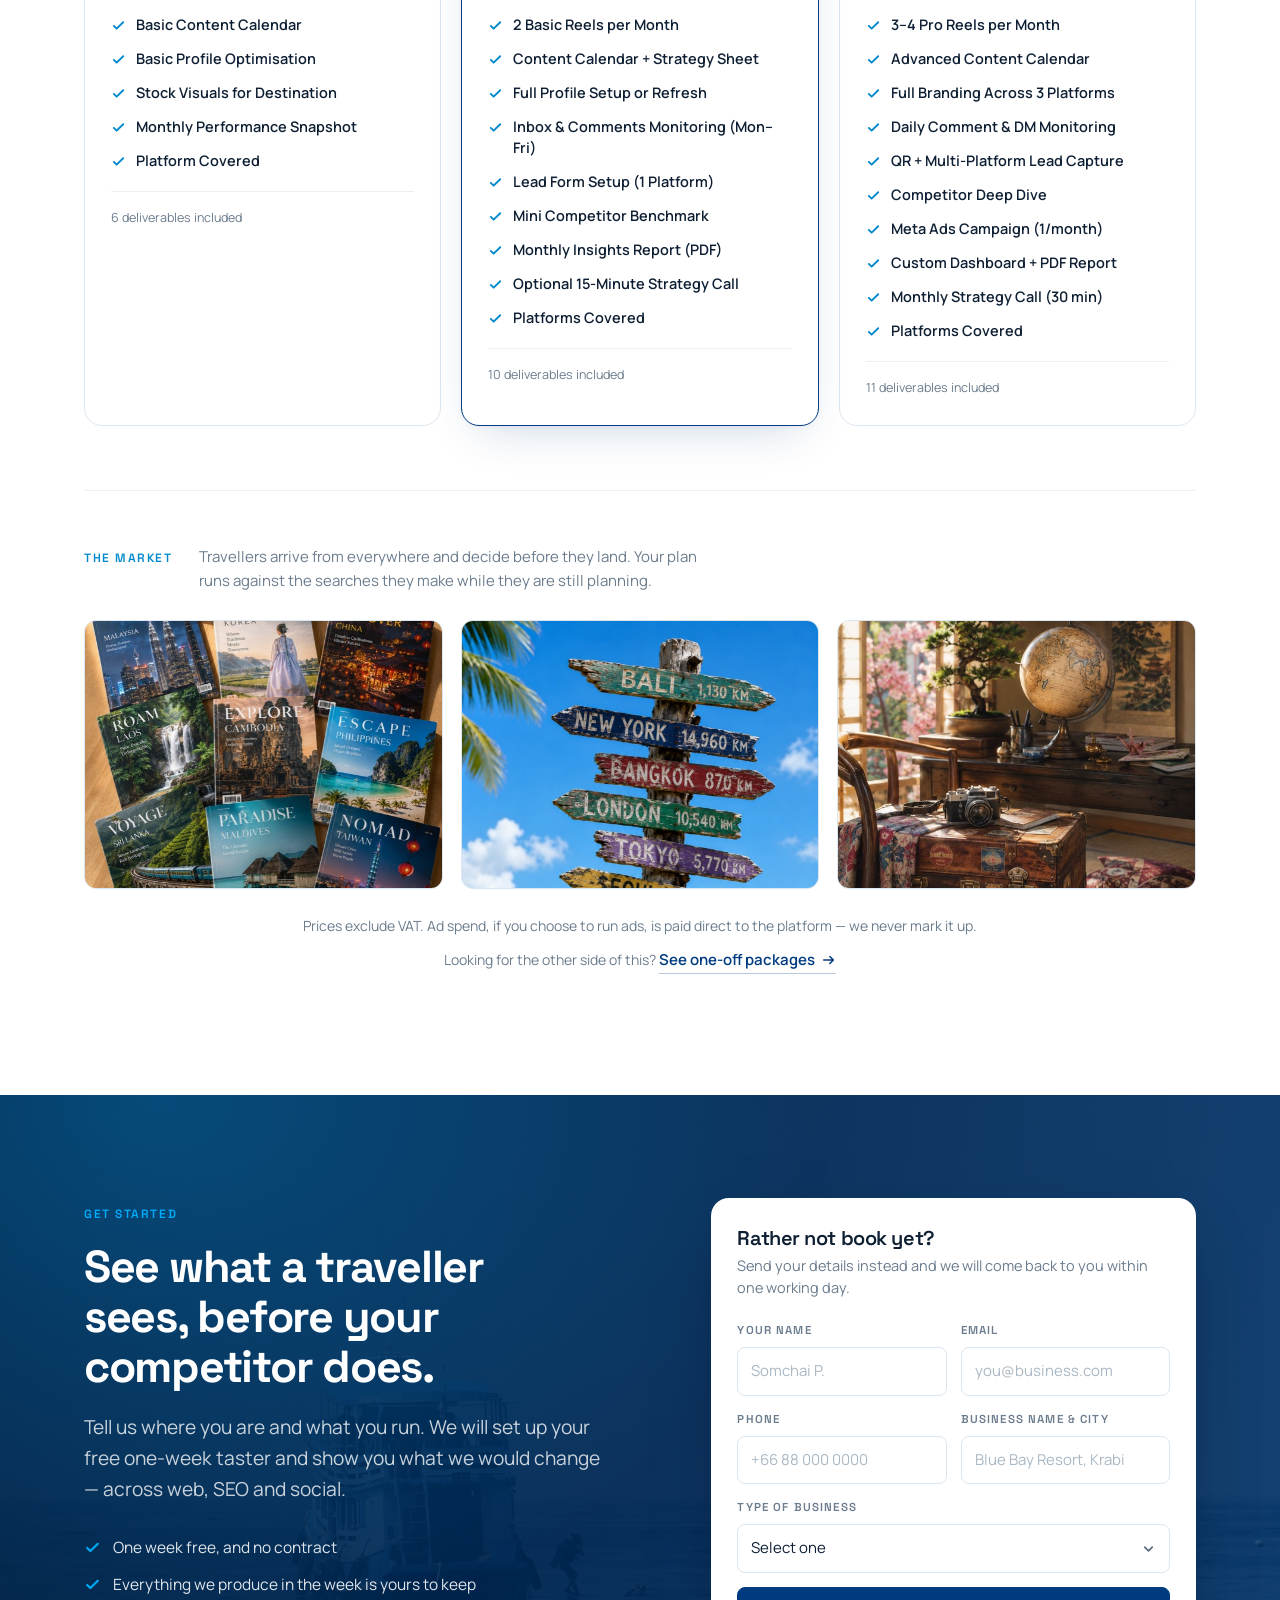
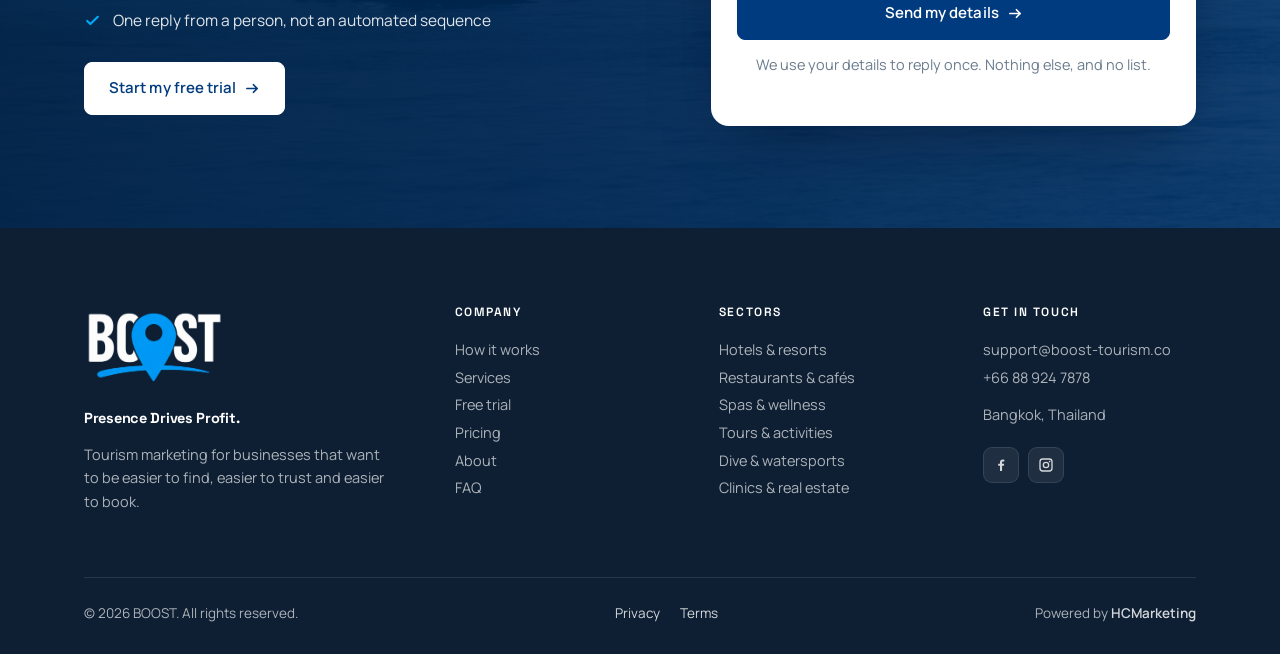
<file: plans/index.html>
<!doctype html>
<html lang="en">
<head>
<meta charset="utf-8">
<meta name="viewport" content="width=device-width, initial-scale=1">
<!-- Google Analytics. The config half lives in assets/analytics.js rather than
     inline, so script-src stays free of 'unsafe-inline'. -->
<script async src="https://www.googletagmanager.com/gtag/js?id=G-P61MXR28SM"></script>
<script>
  window.dataLayer = window.dataLayer || [];
  function gtag(){dataLayer.push(arguments);}
  gtag('js', new Date());

  gtag('config', 'G-P61MXR28SM');
</script>
<title>Monthly Social Media, Web & SEO Management Plans | BOOST</title>
<meta name="description" content="Monthly management for tourism businesses across South-East Asia — posting, reviews, SEO and reporting. Three levels, cancel any month, free 1-week trial to start.">
<meta name="theme-color" content="#FFFFFF">
<!-- root-relative so the same block serves /, /packages/ and /plans/ -->
<link rel="icon" href="/favicon.ico" sizes="any">
<link rel="icon" type="image/png" href="/assets/icon-32.png" sizes="32x32">
<link rel="apple-touch-icon" href="/assets/icon-180.png">
<link rel="canonical" href="https://boost-tourism.co/plans/">
<meta name="robots" content="index, follow, max-image-preview:large, max-snippet:-1">
<meta property="og:type" content="website">
<meta property="og:site_name" content="BOOST">
<meta property="og:locale" content="en_GB">
<meta property="og:url" content="https://boost-tourism.co/plans/">
<meta property="og:title" content="Monthly Social Media, Web & SEO Management Plans | BOOST">
<meta property="og:description" content="Monthly management for tourism businesses across South-East Asia — posting, reviews, SEO and reporting. Three levels, cancel any month, free 1-week trial to start.">
<meta property="og:image" content="https://boost-tourism.co/assets/img/og-cover.jpg">
<meta property="og:image:width" content="1200">
<meta property="og:image:height" content="630">
<meta property="og:image:alt" content="BOOST — tourists can't choose you if they can't find you">
<meta name="twitter:card" content="summary_large_image">
<meta name="twitter:title" content="Monthly Social Media, Web & SEO Management Plans | BOOST">
<meta name="twitter:description" content="Monthly management for tourism businesses across South-East Asia — posting, reviews, SEO and reporting. Three levels, cancel any month, free 1-week trial to start.">
<meta name="twitter:image" content="https://boost-tourism.co/assets/img/og-cover.jpg">
<link rel="preconnect" href="https://fonts.googleapis.com">
<link rel="preconnect" href="https://fonts.gstatic.com" crossorigin>
<link href="https://fonts.googleapis.com/css2?family=Manrope:wght@400;500;600;700&family=Space+Grotesk:wght@500;600;700&display=swap" rel="stylesheet">
<link rel="stylesheet" href="../assets/boost.css">
<noscript><link rel="stylesheet" href="../assets/nojs.css"></noscript>

<script type="application/ld+json">
{
 "@context": "https://schema.org",
 "@graph": [
  {
   "@type": "BreadcrumbList",
   "itemListElement": [
    {
     "@type": "ListItem",
     "position": 1,
     "name": "Home",
     "item": "https://boost-tourism.co/"
    },
    {
     "@type": "ListItem",
     "position": 2,
     "name": "Monthly management plans",
     "item": "https://boost-tourism.co/plans/"
    }
   ]
  },
  {
   "@type": "Service",
   "name": "Monthly tourism marketing management",
   "description": "Monthly social media, web and SEO management for tourism businesses.",
   "provider": {
    "@id": "https://boost-tourism.co/#organization"
   },
   "serviceType": "Tourism marketing",
   "areaServed": {
    "@type": "Place",
    "name": "South-East Asia"
   },
   "url": "https://boost-tourism.co/plans/",
   "hasOfferCatalog": {
    "@type": "OfferCatalog",
    "name": "Monthly tourism marketing management",
    "itemListElement": [
     {
      "@type": "OfferCatalog",
      "name": "Social media",
      "itemListElement": [
       {
        "@type": "Offer",
        "name": "CORE",
        "availability": "https://schema.org/InStock"
       },
       {
        "@type": "Offer",
        "name": "PRIME",
        "availability": "https://schema.org/InStock"
       },
       {
        "@type": "Offer",
        "name": "ELITE",
        "availability": "https://schema.org/InStock"
       }
      ]
     },
     {
      "@type": "OfferCatalog",
      "name": "Web & SEO",
      "itemListElement": [
       {
        "@type": "Offer",
        "name": "CORE",
        "availability": "https://schema.org/InStock"
       },
       {
        "@type": "Offer",
        "name": "PRIME",
        "availability": "https://schema.org/InStock"
       },
       {
        "@type": "Offer",
        "name": "ELITE",
        "availability": "https://schema.org/InStock"
       }
      ]
     },
     {
      "@type": "OfferCatalog",
      "name": "Complete",
      "itemListElement": [
       {
        "@type": "Offer",
        "name": "CORE",
        "availability": "https://schema.org/InStock"
       },
       {
        "@type": "Offer",
        "name": "PRIME",
        "availability": "https://schema.org/InStock"
       },
       {
        "@type": "Offer",
        "name": "ELITE",
        "availability": "https://schema.org/InStock"
       }
      ]
     }
    ]
   }
  }
 ]
}
</script>
</head>
<body>
<a class="skip" href="#main">Skip to content</a>

<header class="hdr" id="hdr">
  <div class="shell">
    <div class="hdr-in">
      <a class="brand" href="/" aria-label="BOOST — home">
        <img src="../assets/logo-dark.png" alt="BOOST" width="640" height="377">
      </a>
      <nav class="nav" aria-label="Primary">
        <a href="/#how">How it works</a>
        <a href="/packages/">Packages</a>
        <a href="/plans/" aria-current="page">Plans</a>
        <a href="/#trial">Free trial</a>
        <a href="/#about">About</a>
      </nav>
      <a class="btn btn-primary" href="https://calendly.com/harrison-boost-tourism/boost-free-trial-1" target="_blank" rel="noopener">Start my free trial</a>
      <button class="burger" type="button" aria-label="Open menu" aria-expanded="false" aria-controls="mnav"><span></span></button>
    </div>
    <nav class="mnav" id="mnav" aria-label="Mobile">
        <a href="/#how">How it works</a>
        <a href="/packages/">Packages</a>
        <a href="/plans/" aria-current="page">Plans</a>
        <a href="/#trial">Free trial</a>
        <a href="/#about">About</a>
      <a href="/#faq">FAQ</a>
      <a class="btn btn-primary" href="https://calendly.com/harrison-boost-tourism/boost-free-trial-1" target="_blank" rel="noopener">Start my free trial</a>
    </nav>
  </div>
</header>

<main id="main">
<section class="phero">
  <div class="shell">
    <p class="crumb"><a href="/">Home</a> <svg viewBox="0 0 16 16" fill="none" aria-hidden="true"><path d="M2 8h11M9 4l4 4-4 4" stroke="currentColor" stroke-width="1.8" stroke-linecap="round" stroke-linejoin="round"/></svg> <span>Monthly management plans</span></p>
    <div class="phero-grid">
      <div>
        <span class="label">Plans</span>
        <h1>Monthly management plans</h1>
        <p class="lede">For the work that only pays off by being done every month — posting, replying, reporting, and holding a search position once you have it. Start with a free one-week trial.</p>
      </div>
      <figure class="phero-media">
        <video src="../assets/video/site-loop.mp4" poster="../assets/video/site-loop-poster.jpg"
               autoplay muted loop playsinline preload="metadata"
               aria-label="A tourism website open on a laptop"></video>
      </figure>
    </div>
      <div class="switch-row">
        <span class="sw-label">Focus</span>
        <div class="seg seg-light" role="group" aria-label="Service focus">
          <button type="button" data-fam="social" aria-pressed="true">Social media</button>
          <button type="button" data-fam="web" aria-pressed="false">Web &amp; SEO</button>
          <button type="button" data-fam="complete" aria-pressed="false">Complete</button>
        </div>
      </div>
      <p class="mode-note">Billed monthly. Cancel any month. Everything stays in your accounts, in your name.</p>
  </div>
</section>

<section class="section pt-sec">
  <div class="shell">
    <div class="rv">

    <div class="fam-panel fam-view" data-fam="social">
      <div class="vblock">
        <figure class="vwrap">
          <video controls preload="none" playsinline
                 src="../assets/video/plan-social.mp4" poster="../assets/video/plan-social-poster.jpg"></video>
        </figure>
        <div class="vmeta">
          <span class="label">Watch first</span>
          <h3>What the social media plans cover</h3>
          <p>Posting, replying and reporting, run every month across the platforms your customers actually use.</p>
          <ul>
            <li><svg viewBox="0 0 16 16" fill="none" aria-hidden="true"><path d="M3 8.4l3 3L13 4.5" stroke="currentColor" stroke-width="2" stroke-linecap="round" stroke-linejoin="round"/></svg><span>6–8 up to 12–16 posts a month, plus reels</span></li>
            <li><svg viewBox="0 0 16 16" fill="none" aria-hidden="true"><path d="M3 8.4l3 3L13 4.5" stroke="currentColor" stroke-width="2" stroke-linecap="round" stroke-linejoin="round"/></svg><span>Inbox and comment monitoring, up to daily</span></li>
            <li><svg viewBox="0 0 16 16" fill="none" aria-hidden="true"><path d="M3 8.4l3 3L13 4.5" stroke="currentColor" stroke-width="2" stroke-linecap="round" stroke-linejoin="round"/></svg><span>Competitor benchmarking and a monthly report</span></li>
          </ul>
          <span class="vrun"><svg viewBox="0 0 16 16" fill="none" aria-hidden="true"><circle cx="8" cy="8" r="6.4" stroke="currentColor" stroke-width="1.6"/><path d="M8 4.6V8l2.4 1.6" stroke="currentColor" stroke-width="1.6" stroke-linecap="round"/></svg> Runs 41 sec · sound on</span>
        </div>
      </div>
      <div class="plan-grid" data-fam="social">
      <article class="plan" data-tier="core">
        <span class="plan-name">CORE<svg viewBox="0 0 200 12" preserveAspectRatio="none" aria-hidden="true"><path d="M3 8.5C46 2.5 154 2.5 197 6.5" stroke="currentColor" stroke-width="5" stroke-linecap="round" fill="none"/></svg></span>
        <p class="plan-for"></p>
        <p class="plan-price" data-price="" data-unit="/ month" data-terms="Billed monthly"><b class="ask">Price on request</b></p>
        <p class="plan-terms">We quote within one working day</p>
        <a class="btn btn-ghost" href="https://calendly.com/harrison-boost-tourism/boost-free-trial-1" target="_blank" rel="noopener">Start my free trial</a>
        <ul class="plan-list">
          <li><svg viewBox="0 0 16 16" fill="none" aria-hidden="true"><path d="M3 8.4l3 3L13 4.5" stroke="currentColor" stroke-width="2" stroke-linecap="round" stroke-linejoin="round"/></svg><div><b>6–8 Social Media Posts per Month</b></div></li>
          <li><svg viewBox="0 0 16 16" fill="none" aria-hidden="true"><path d="M3 8.4l3 3L13 4.5" stroke="currentColor" stroke-width="2" stroke-linecap="round" stroke-linejoin="round"/></svg><div><b>Basic Content Calendar</b></div></li>
          <li><svg viewBox="0 0 16 16" fill="none" aria-hidden="true"><path d="M3 8.4l3 3L13 4.5" stroke="currentColor" stroke-width="2" stroke-linecap="round" stroke-linejoin="round"/></svg><div><b>Basic Profile Optimisation</b></div></li>
          <li><svg viewBox="0 0 16 16" fill="none" aria-hidden="true"><path d="M3 8.4l3 3L13 4.5" stroke="currentColor" stroke-width="2" stroke-linecap="round" stroke-linejoin="round"/></svg><div><b>Stock Visuals for Destination</b></div></li>
          <li><svg viewBox="0 0 16 16" fill="none" aria-hidden="true"><path d="M3 8.4l3 3L13 4.5" stroke="currentColor" stroke-width="2" stroke-linecap="round" stroke-linejoin="round"/></svg><div><b>Monthly Performance Snapshot</b></div></li>
          <li><svg viewBox="0 0 16 16" fill="none" aria-hidden="true"><path d="M3 8.4l3 3L13 4.5" stroke="currentColor" stroke-width="2" stroke-linecap="round" stroke-linejoin="round"/></svg><div><b>Platform Covered</b></div></li>
        </ul>
        <p class="plan-count">6 deliverables included</p>
      </article>
      <article class="plan featured" data-tier="prime">
        <span class="plan-name">PRIME<svg viewBox="0 0 200 12" preserveAspectRatio="none" aria-hidden="true"><path d="M3 8.5C46 2.5 154 2.5 197 6.5" stroke="currentColor" stroke-width="5" stroke-linecap="round" fill="none"/></svg></span>
        <p class="plan-for"></p>
        <p class="plan-price" data-price="" data-unit="/ month" data-terms="Billed monthly"><b class="ask">Price on request</b></p>
        <p class="plan-terms">We quote within one working day</p>
        <a class="btn btn-primary" href="https://calendly.com/harrison-boost-tourism/boost-free-trial-1" target="_blank" rel="noopener">Start my free trial<svg viewBox="0 0 16 16" fill="none" aria-hidden="true"><path d="M2 8h11M9 4l4 4-4 4" stroke="currentColor" stroke-width="1.8" stroke-linecap="round" stroke-linejoin="round"/></svg></a>
        <ul class="plan-list">
          <li><svg viewBox="0 0 16 16" fill="none" aria-hidden="true"><path d="M3 8.4l3 3L13 4.5" stroke="currentColor" stroke-width="2" stroke-linecap="round" stroke-linejoin="round"/></svg><div><b>8–12 Social Posts per Month</b></div></li>
          <li><svg viewBox="0 0 16 16" fill="none" aria-hidden="true"><path d="M3 8.4l3 3L13 4.5" stroke="currentColor" stroke-width="2" stroke-linecap="round" stroke-linejoin="round"/></svg><div><b>2 Basic Reels per Month</b></div></li>
          <li><svg viewBox="0 0 16 16" fill="none" aria-hidden="true"><path d="M3 8.4l3 3L13 4.5" stroke="currentColor" stroke-width="2" stroke-linecap="round" stroke-linejoin="round"/></svg><div><b>Content Calendar + Strategy Sheet</b></div></li>
          <li><svg viewBox="0 0 16 16" fill="none" aria-hidden="true"><path d="M3 8.4l3 3L13 4.5" stroke="currentColor" stroke-width="2" stroke-linecap="round" stroke-linejoin="round"/></svg><div><b>Full Profile Setup or Refresh</b></div></li>
          <li><svg viewBox="0 0 16 16" fill="none" aria-hidden="true"><path d="M3 8.4l3 3L13 4.5" stroke="currentColor" stroke-width="2" stroke-linecap="round" stroke-linejoin="round"/></svg><div><b>Inbox &amp; Comments Monitoring (Mon–Fri)</b></div></li>
          <li><svg viewBox="0 0 16 16" fill="none" aria-hidden="true"><path d="M3 8.4l3 3L13 4.5" stroke="currentColor" stroke-width="2" stroke-linecap="round" stroke-linejoin="round"/></svg><div><b>Lead Form Setup (1 Platform)</b></div></li>
          <li><svg viewBox="0 0 16 16" fill="none" aria-hidden="true"><path d="M3 8.4l3 3L13 4.5" stroke="currentColor" stroke-width="2" stroke-linecap="round" stroke-linejoin="round"/></svg><div><b>Mini Competitor Benchmark</b></div></li>
          <li><svg viewBox="0 0 16 16" fill="none" aria-hidden="true"><path d="M3 8.4l3 3L13 4.5" stroke="currentColor" stroke-width="2" stroke-linecap="round" stroke-linejoin="round"/></svg><div><b>Monthly Insights Report (PDF)</b></div></li>
          <li><svg viewBox="0 0 16 16" fill="none" aria-hidden="true"><path d="M3 8.4l3 3L13 4.5" stroke="currentColor" stroke-width="2" stroke-linecap="round" stroke-linejoin="round"/></svg><div><b>Optional 15-Minute Strategy Call</b></div></li>
          <li><svg viewBox="0 0 16 16" fill="none" aria-hidden="true"><path d="M3 8.4l3 3L13 4.5" stroke="currentColor" stroke-width="2" stroke-linecap="round" stroke-linejoin="round"/></svg><div><b>Platforms Covered</b></div></li>
        </ul>
        <p class="plan-count">10 deliverables included</p>
      </article>
      <article class="plan" data-tier="elite">
        <span class="plan-name">ELITE<svg viewBox="0 0 200 12" preserveAspectRatio="none" aria-hidden="true"><path d="M3 8.5C46 2.5 154 2.5 197 6.5" stroke="currentColor" stroke-width="5" stroke-linecap="round" fill="none"/></svg></span>
        <p class="plan-for"></p>
        <p class="plan-price" data-price="" data-unit="/ month" data-terms="Billed monthly"><b class="ask">Price on request</b></p>
        <p class="plan-terms">We quote within one working day</p>
        <a class="btn btn-ghost" href="https://calendly.com/harrison-boost-tourism/boost-free-trial-1" target="_blank" rel="noopener">Start my free trial</a>
        <ul class="plan-list">
          <li><svg viewBox="0 0 16 16" fill="none" aria-hidden="true"><path d="M3 8.4l3 3L13 4.5" stroke="currentColor" stroke-width="2" stroke-linecap="round" stroke-linejoin="round"/></svg><div><b>12–16 Custom Posts per Month</b></div></li>
          <li><svg viewBox="0 0 16 16" fill="none" aria-hidden="true"><path d="M3 8.4l3 3L13 4.5" stroke="currentColor" stroke-width="2" stroke-linecap="round" stroke-linejoin="round"/></svg><div><b>3–4 Pro Reels per Month</b></div></li>
          <li><svg viewBox="0 0 16 16" fill="none" aria-hidden="true"><path d="M3 8.4l3 3L13 4.5" stroke="currentColor" stroke-width="2" stroke-linecap="round" stroke-linejoin="round"/></svg><div><b>Advanced Content Calendar</b></div></li>
          <li><svg viewBox="0 0 16 16" fill="none" aria-hidden="true"><path d="M3 8.4l3 3L13 4.5" stroke="currentColor" stroke-width="2" stroke-linecap="round" stroke-linejoin="round"/></svg><div><b>Full Branding Across 3 Platforms</b></div></li>
          <li><svg viewBox="0 0 16 16" fill="none" aria-hidden="true"><path d="M3 8.4l3 3L13 4.5" stroke="currentColor" stroke-width="2" stroke-linecap="round" stroke-linejoin="round"/></svg><div><b>Daily Comment &amp; DM Monitoring</b></div></li>
          <li><svg viewBox="0 0 16 16" fill="none" aria-hidden="true"><path d="M3 8.4l3 3L13 4.5" stroke="currentColor" stroke-width="2" stroke-linecap="round" stroke-linejoin="round"/></svg><div><b>QR + Multi-Platform Lead Capture</b></div></li>
          <li><svg viewBox="0 0 16 16" fill="none" aria-hidden="true"><path d="M3 8.4l3 3L13 4.5" stroke="currentColor" stroke-width="2" stroke-linecap="round" stroke-linejoin="round"/></svg><div><b>Competitor Deep Dive</b></div></li>
          <li><svg viewBox="0 0 16 16" fill="none" aria-hidden="true"><path d="M3 8.4l3 3L13 4.5" stroke="currentColor" stroke-width="2" stroke-linecap="round" stroke-linejoin="round"/></svg><div><b>Meta Ads Campaign (1/month)</b></div></li>
          <li><svg viewBox="0 0 16 16" fill="none" aria-hidden="true"><path d="M3 8.4l3 3L13 4.5" stroke="currentColor" stroke-width="2" stroke-linecap="round" stroke-linejoin="round"/></svg><div><b>Custom Dashboard + PDF Report</b></div></li>
          <li><svg viewBox="0 0 16 16" fill="none" aria-hidden="true"><path d="M3 8.4l3 3L13 4.5" stroke="currentColor" stroke-width="2" stroke-linecap="round" stroke-linejoin="round"/></svg><div><b>Monthly Strategy Call (30 min)</b></div></li>
          <li><svg viewBox="0 0 16 16" fill="none" aria-hidden="true"><path d="M3 8.4l3 3L13 4.5" stroke="currentColor" stroke-width="2" stroke-linecap="round" stroke-linejoin="round"/></svg><div><b>Platforms Covered</b></div></li>
        </ul>
        <p class="plan-count">11 deliverables included</p>
      </article>
    </div>
    </div>
    <div class="fam-panel fam-view" data-fam="web" hidden>
      <div class="vblock">
        <figure class="vwrap">
          <video controls preload="none" playsinline
                 src="../assets/video/plan-web.mp4" poster="../assets/video/plan-web-poster.jpg"></video>
        </figure>
        <div class="vmeta">
          <span class="label">Watch first</span>
          <h3>What the web &amp; SEO plans cover</h3>
          <p>Holding a search position once you have it, and shortening the path between interested and booked.</p>
          <ul>
            <li><svg viewBox="0 0 16 16" fill="none" aria-hidden="true"><path d="M3 8.4l3 3L13 4.5" stroke="currentColor" stroke-width="2" stroke-linecap="round" stroke-linejoin="round"/></svg><span>Ongoing SEO and position tracking</span></li>
            <li><svg viewBox="0 0 16 16" fill="none" aria-hidden="true"><path d="M3 8.4l3 3L13 4.5" stroke="currentColor" stroke-width="2" stroke-linecap="round" stroke-linejoin="round"/></svg><span>Website and booking-path improvements</span></li>
            <li><svg viewBox="0 0 16 16" fill="none" aria-hidden="true"><path d="M3 8.4l3 3L13 4.5" stroke="currentColor" stroke-width="2" stroke-linecap="round" stroke-linejoin="round"/></svg><span>PPC, OTA strategy and reputation alerts</span></li>
          </ul>
          <span class="vrun"><svg viewBox="0 0 16 16" fill="none" aria-hidden="true"><circle cx="8" cy="8" r="6.4" stroke="currentColor" stroke-width="1.6"/><path d="M8 4.6V8l2.4 1.6" stroke="currentColor" stroke-width="1.6" stroke-linecap="round"/></svg> Runs 24 sec · sound on</span>
        </div>
      </div>
      <div class="plan-grid" data-fam="web">
      <article class="plan" data-tier="core">
        <span class="plan-name">CORE<svg viewBox="0 0 200 12" preserveAspectRatio="none" aria-hidden="true"><path d="M3 8.5C46 2.5 154 2.5 197 6.5" stroke="currentColor" stroke-width="5" stroke-linecap="round" fill="none"/></svg></span>
        <p class="plan-for">For small tourism businesses establishing their online presence and building credibility.</p>
        <p class="plan-price" data-price="" data-unit="/ month" data-terms="Billed monthly"><b class="ask">Price on request</b></p>
        <p class="plan-terms">We quote within one working day</p>
        <a class="btn btn-ghost" href="https://calendly.com/harrison-boost-tourism/boost-free-trial-1" target="_blank" rel="noopener">Start my free trial</a>
        <ul class="plan-list">
          <li><svg viewBox="0 0 16 16" fill="none" aria-hidden="true"><path d="M3 8.4l3 3L13 4.5" stroke="currentColor" stroke-width="2" stroke-linecap="round" stroke-linejoin="round"/></svg><div><b>Basic SEO Setup + Audit</b></div></li>
          <li><svg viewBox="0 0 16 16" fill="none" aria-hidden="true"><path d="M3 8.4l3 3L13 4.5" stroke="currentColor" stroke-width="2" stroke-linecap="round" stroke-linejoin="round"/></svg><div><b>1-Page Website Refresh or Landing Page</b></div></li>
          <li><svg viewBox="0 0 16 16" fill="none" aria-hidden="true"><path d="M3 8.4l3 3L13 4.5" stroke="currentColor" stroke-width="2" stroke-linecap="round" stroke-linejoin="round"/></svg><div><b>Google Business Profile Optimisation</b></div></li>
          <li><svg viewBox="0 0 16 16" fill="none" aria-hidden="true"><path d="M3 8.4l3 3L13 4.5" stroke="currentColor" stroke-width="2" stroke-linecap="round" stroke-linejoin="round"/></svg><div><b>Basic Lead Capture Installation</b></div></li>
          <li><svg viewBox="0 0 16 16" fill="none" aria-hidden="true"><path d="M3 8.4l3 3L13 4.5" stroke="currentColor" stroke-width="2" stroke-linecap="round" stroke-linejoin="round"/></svg><div><b>Review Management Setup</b></div></li>
          <li><svg viewBox="0 0 16 16" fill="none" aria-hidden="true"><path d="M3 8.4l3 3L13 4.5" stroke="currentColor" stroke-width="2" stroke-linecap="round" stroke-linejoin="round"/></svg><div><b>Monthly SEO Snapshot Report</b></div></li>
        </ul>
        <p class="plan-count">6 deliverables included</p>
      </article>
      <article class="plan featured" data-tier="prime">
        <span class="plan-name">PRIME<svg viewBox="0 0 200 12" preserveAspectRatio="none" aria-hidden="true"><path d="M3 8.5C46 2.5 154 2.5 197 6.5" stroke="currentColor" stroke-width="5" stroke-linecap="round" fill="none"/></svg></span>
        <p class="plan-for"></p>
        <p class="plan-price" data-price="" data-unit="/ month" data-terms="Billed monthly"><b class="ask">Price on request</b></p>
        <p class="plan-terms">We quote within one working day</p>
        <a class="btn btn-primary" href="https://calendly.com/harrison-boost-tourism/boost-free-trial-1" target="_blank" rel="noopener">Start my free trial<svg viewBox="0 0 16 16" fill="none" aria-hidden="true"><path d="M2 8h11M9 4l4 4-4 4" stroke="currentColor" stroke-width="1.8" stroke-linecap="round" stroke-linejoin="round"/></svg></a>
        <ul class="plan-list">
          <li><svg viewBox="0 0 16 16" fill="none" aria-hidden="true"><path d="M3 8.4l3 3L13 4.5" stroke="currentColor" stroke-width="2" stroke-linecap="round" stroke-linejoin="round"/></svg><div><b>Expanded SEO Implementation</b></div></li>
          <li><svg viewBox="0 0 16 16" fill="none" aria-hidden="true"><path d="M3 8.4l3 3L13 4.5" stroke="currentColor" stroke-width="2" stroke-linecap="round" stroke-linejoin="round"/></svg><div><b>3–5 Page Website Build or Overhaul</b></div></li>
          <li><svg viewBox="0 0 16 16" fill="none" aria-hidden="true"><path d="M3 8.4l3 3L13 4.5" stroke="currentColor" stroke-width="2" stroke-linecap="round" stroke-linejoin="round"/></svg><div><b>Local Listing &amp; OTA Profile Optimisation</b></div></li>
          <li><svg viewBox="0 0 16 16" fill="none" aria-hidden="true"><path d="M3 8.4l3 3L13 4.5" stroke="currentColor" stroke-width="2" stroke-linecap="round" stroke-linejoin="round"/></svg><div><b>Intro PPC Campaign Setup</b></div></li>
          <li><svg viewBox="0 0 16 16" fill="none" aria-hidden="true"><path d="M3 8.4l3 3L13 4.5" stroke="currentColor" stroke-width="2" stroke-linecap="round" stroke-linejoin="round"/></svg><div><b>Multi-Channel Lead Capture System</b></div></li>
          <li><svg viewBox="0 0 16 16" fill="none" aria-hidden="true"><path d="M3 8.4l3 3L13 4.5" stroke="currentColor" stroke-width="2" stroke-linecap="round" stroke-linejoin="round"/></svg><div><b>Online Review Monitoring + Response Templates</b></div></li>
          <li><svg viewBox="0 0 16 16" fill="none" aria-hidden="true"><path d="M3 8.4l3 3L13 4.5" stroke="currentColor" stroke-width="2" stroke-linecap="round" stroke-linejoin="round"/></svg><div><b>Detailed Monthly Report</b></div></li>
        </ul>
        <p class="plan-count">7 deliverables included</p>
      </article>
      <article class="plan" data-tier="elite">
        <span class="plan-name">ELITE<svg viewBox="0 0 200 12" preserveAspectRatio="none" aria-hidden="true"><path d="M3 8.5C46 2.5 154 2.5 197 6.5" stroke="currentColor" stroke-width="5" stroke-linecap="round" fill="none"/></svg></span>
        <p class="plan-for">For tourism businesses investing in full digital independence and direct booking growth.</p>
        <p class="plan-price" data-price="" data-unit="/ month" data-terms="Billed monthly"><b class="ask">Price on request</b></p>
        <p class="plan-terms">We quote within one working day</p>
        <a class="btn btn-ghost" href="https://calendly.com/harrison-boost-tourism/boost-free-trial-1" target="_blank" rel="noopener">Start my free trial</a>
        <ul class="plan-list">
          <li><svg viewBox="0 0 16 16" fill="none" aria-hidden="true"><path d="M3 8.4l3 3L13 4.5" stroke="currentColor" stroke-width="2" stroke-linecap="round" stroke-linejoin="round"/></svg><div><b>Advanced SEO Campaign (Ongoing)</b></div></li>
          <li><svg viewBox="0 0 16 16" fill="none" aria-hidden="true"><path d="M3 8.4l3 3L13 4.5" stroke="currentColor" stroke-width="2" stroke-linecap="round" stroke-linejoin="round"/></svg><div><b>Conversion-Optimised Website (5–8 Pages)</b></div></li>
          <li><svg viewBox="0 0 16 16" fill="none" aria-hidden="true"><path d="M3 8.4l3 3L13 4.5" stroke="currentColor" stroke-width="2" stroke-linecap="round" stroke-linejoin="round"/></svg><div><b>OTA Diversification Strategy</b></div></li>
          <li><svg viewBox="0 0 16 16" fill="none" aria-hidden="true"><path d="M3 8.4l3 3L13 4.5" stroke="currentColor" stroke-width="2" stroke-linecap="round" stroke-linejoin="round"/></svg><div><b>PPC Ad Management</b></div></li>
          <li><svg viewBox="0 0 16 16" fill="none" aria-hidden="true"><path d="M3 8.4l3 3L13 4.5" stroke="currentColor" stroke-width="2" stroke-linecap="round" stroke-linejoin="round"/></svg><div><b>Integrated Lead Funnel System</b></div></li>
          <li><svg viewBox="0 0 16 16" fill="none" aria-hidden="true"><path d="M3 8.4l3 3L13 4.5" stroke="currentColor" stroke-width="2" stroke-linecap="round" stroke-linejoin="round"/></svg><div><b>Reputation Management &amp; Alerts</b></div></li>
          <li><svg viewBox="0 0 16 16" fill="none" aria-hidden="true"><path d="M3 8.4l3 3L13 4.5" stroke="currentColor" stroke-width="2" stroke-linecap="round" stroke-linejoin="round"/></svg><div><b>Monthly Performance Dashboard + PDF Report</b></div></li>
        </ul>
        <p class="plan-count">7 deliverables included</p>
      </article>
    </div>
    </div>
    <div class="fam-panel fam-view" data-fam="complete" hidden>
      <div class="vblock">
        <figure class="vwrap">
          <video controls preload="none" playsinline
                 src="../assets/video/plan-complete.mp4" poster="../assets/video/plan-complete-poster.jpg"></video>
        </figure>
        <div class="vmeta">
          <span class="label">Watch first</span>
          <h3>What the complete plans cover</h3>
          <p>Search, website, social and ads run as one programme rather than three separate retainers.</p>
          <ul>
            <li><svg viewBox="0 0 16 16" fill="none" aria-hidden="true"><path d="M3 8.4l3 3L13 4.5" stroke="currentColor" stroke-width="2" stroke-linecap="round" stroke-linejoin="round"/></svg><span>Everything from both plans, coordinated</span></li>
            <li><svg viewBox="0 0 16 16" fill="none" aria-hidden="true"><path d="M3 8.4l3 3L13 4.5" stroke="currentColor" stroke-width="2" stroke-linecap="round" stroke-linejoin="round"/></svg><span>Content, calendar and daily monitoring</span></li>
            <li><svg viewBox="0 0 16 16" fill="none" aria-hidden="true"><path d="M3 8.4l3 3L13 4.5" stroke="currentColor" stroke-width="2" stroke-linecap="round" stroke-linejoin="round"/></svg><span>One dashboard and one monthly report</span></li>
          </ul>
          <span class="vrun"><svg viewBox="0 0 16 16" fill="none" aria-hidden="true"><circle cx="8" cy="8" r="6.4" stroke="currentColor" stroke-width="1.6"/><path d="M8 4.6V8l2.4 1.6" stroke="currentColor" stroke-width="1.6" stroke-linecap="round"/></svg> Runs 42 sec · sound on</span>
        </div>
      </div>
      <div class="plan-grid" data-fam="complete">
      <article class="plan" data-tier="core">
        <span class="plan-name">CORE<svg viewBox="0 0 200 12" preserveAspectRatio="none" aria-hidden="true"><path d="M3 8.5C46 2.5 154 2.5 197 6.5" stroke="currentColor" stroke-width="5" stroke-linecap="round" fill="none"/></svg></span>
        <p class="plan-for">For small businesses that need a solid foundation across both website and social media.</p>
        <p class="plan-price" data-price="" data-unit="/ month" data-terms="Billed monthly"><b class="ask">Price on request</b></p>
        <p class="plan-terms">We quote within one working day</p>
        <a class="btn btn-ghost" href="https://calendly.com/harrison-boost-tourism/boost-free-trial-1" target="_blank" rel="noopener">Start my free trial</a>
        <ul class="plan-list">
          <li><svg viewBox="0 0 16 16" fill="none" aria-hidden="true"><path d="M3 8.4l3 3L13 4.5" stroke="currentColor" stroke-width="2" stroke-linecap="round" stroke-linejoin="round"/></svg><div><b>Homepage SEO + Google Profile Optimisation</b></div></li>
          <li><svg viewBox="0 0 16 16" fill="none" aria-hidden="true"><path d="M3 8.4l3 3L13 4.5" stroke="currentColor" stroke-width="2" stroke-linecap="round" stroke-linejoin="round"/></svg><div><b>1-Page Website or Landing Page Refresh</b></div></li>
          <li><svg viewBox="0 0 16 16" fill="none" aria-hidden="true"><path d="M3 8.4l3 3L13 4.5" stroke="currentColor" stroke-width="2" stroke-linecap="round" stroke-linejoin="round"/></svg><div><b>Social Media Setup or Optimisation</b></div></li>
          <li><svg viewBox="0 0 16 16" fill="none" aria-hidden="true"><path d="M3 8.4l3 3L13 4.5" stroke="currentColor" stroke-width="2" stroke-linecap="round" stroke-linejoin="round"/></svg><div><b>Content Creation (4 Posts/Month)</b></div></li>
          <li><svg viewBox="0 0 16 16" fill="none" aria-hidden="true"><path d="M3 8.4l3 3L13 4.5" stroke="currentColor" stroke-width="2" stroke-linecap="round" stroke-linejoin="round"/></svg><div><b>Lead Capture Setup (1 Method)</b></div></li>
          <li><svg viewBox="0 0 16 16" fill="none" aria-hidden="true"><path d="M3 8.4l3 3L13 4.5" stroke="currentColor" stroke-width="2" stroke-linecap="round" stroke-linejoin="round"/></svg><div><b>Monthly SEO &amp; Social Insights</b></div></li>
        </ul>
        <p class="plan-count">6 deliverables included</p>
      </article>
      <article class="plan featured" data-tier="prime">
        <span class="plan-name">PRIME<svg viewBox="0 0 200 12" preserveAspectRatio="none" aria-hidden="true"><path d="M3 8.5C46 2.5 154 2.5 197 6.5" stroke="currentColor" stroke-width="5" stroke-linecap="round" fill="none"/></svg></span>
        <p class="plan-for">For mid-size operators wanting to grow both organic search and social presence with consistent campaigns.</p>
        <p class="plan-price" data-price="" data-unit="/ month" data-terms="Billed monthly"><b class="ask">Price on request</b></p>
        <p class="plan-terms">We quote within one working day</p>
        <a class="btn btn-primary" href="https://calendly.com/harrison-boost-tourism/boost-free-trial-1" target="_blank" rel="noopener">Start my free trial<svg viewBox="0 0 16 16" fill="none" aria-hidden="true"><path d="M2 8h11M9 4l4 4-4 4" stroke="currentColor" stroke-width="1.8" stroke-linecap="round" stroke-linejoin="round"/></svg></a>
        <ul class="plan-list">
          <li><svg viewBox="0 0 16 16" fill="none" aria-hidden="true"><path d="M3 8.4l3 3L13 4.5" stroke="currentColor" stroke-width="2" stroke-linecap="round" stroke-linejoin="round"/></svg><div><b>Full SEO Setup (Up to 5 Pages)</b></div></li>
          <li><svg viewBox="0 0 16 16" fill="none" aria-hidden="true"><path d="M3 8.4l3 3L13 4.5" stroke="currentColor" stroke-width="2" stroke-linecap="round" stroke-linejoin="round"/></svg><div><b>3–5 Page Website Build or Overhaul</b></div></li>
          <li><svg viewBox="0 0 16 16" fill="none" aria-hidden="true"><path d="M3 8.4l3 3L13 4.5" stroke="currentColor" stroke-width="2" stroke-linecap="round" stroke-linejoin="round"/></svg><div><b>Content Creation (12 Posts/Month)</b></div></li>
          <li><svg viewBox="0 0 16 16" fill="none" aria-hidden="true"><path d="M3 8.4l3 3L13 4.5" stroke="currentColor" stroke-width="2" stroke-linecap="round" stroke-linejoin="round"/></svg><div><b>Content Calendar Management</b></div></li>
          <li><svg viewBox="0 0 16 16" fill="none" aria-hidden="true"><path d="M3 8.4l3 3L13 4.5" stroke="currentColor" stroke-width="2" stroke-linecap="round" stroke-linejoin="round"/></svg><div><b>Comments Monitoring (Basic)</b></div></li>
          <li><svg viewBox="0 0 16 16" fill="none" aria-hidden="true"><path d="M3 8.4l3 3L13 4.5" stroke="currentColor" stroke-width="2" stroke-linecap="round" stroke-linejoin="round"/></svg><div><b>Lead Capture Integration</b></div></li>
          <li><svg viewBox="0 0 16 16" fill="none" aria-hidden="true"><path d="M3 8.4l3 3L13 4.5" stroke="currentColor" stroke-width="2" stroke-linecap="round" stroke-linejoin="round"/></svg><div><b>SEO &amp; Social Analytics Report</b></div></li>
        </ul>
        <p class="plan-count">7 deliverables included</p>
      </article>
      <article class="plan" data-tier="elite">
        <span class="plan-name">ELITE<svg viewBox="0 0 200 12" preserveAspectRatio="none" aria-hidden="true"><path d="M3 8.5C46 2.5 154 2.5 197 6.5" stroke="currentColor" stroke-width="5" stroke-linecap="round" fill="none"/></svg></span>
        <p class="plan-for">For destination brands and premium operators ready for a full-scale digital strategy across web + social.</p>
        <p class="plan-price" data-price="" data-unit="/ month" data-terms="Billed monthly"><b class="ask">Price on request</b></p>
        <p class="plan-terms">We quote within one working day</p>
        <a class="btn btn-ghost" href="https://calendly.com/harrison-boost-tourism/boost-free-trial-1" target="_blank" rel="noopener">Start my free trial</a>
        <ul class="plan-list">
          <li><svg viewBox="0 0 16 16" fill="none" aria-hidden="true"><path d="M3 8.4l3 3L13 4.5" stroke="currentColor" stroke-width="2" stroke-linecap="round" stroke-linejoin="round"/></svg><div><b>Advanced SEO Campaign (Ongoing)</b></div></li>
          <li><svg viewBox="0 0 16 16" fill="none" aria-hidden="true"><path d="M3 8.4l3 3L13 4.5" stroke="currentColor" stroke-width="2" stroke-linecap="round" stroke-linejoin="round"/></svg><div><b>Conversion-Driven Website (5–8 Pages)</b></div></li>
          <li><svg viewBox="0 0 16 16" fill="none" aria-hidden="true"><path d="M3 8.4l3 3L13 4.5" stroke="currentColor" stroke-width="2" stroke-linecap="round" stroke-linejoin="round"/></svg><div><b>Content Creation (16–20 Posts/Month)</b></div></li>
          <li><svg viewBox="0 0 16 16" fill="none" aria-hidden="true"><path d="M3 8.4l3 3L13 4.5" stroke="currentColor" stroke-width="2" stroke-linecap="round" stroke-linejoin="round"/></svg><div><b>Cross-Platform Content Calendar</b></div></li>
          <li><svg viewBox="0 0 16 16" fill="none" aria-hidden="true"><path d="M3 8.4l3 3L13 4.5" stroke="currentColor" stroke-width="2" stroke-linecap="round" stroke-linejoin="round"/></svg><div><b>Comments &amp; Inbox Monitoring (Daily)</b></div></li>
          <li><svg viewBox="0 0 16 16" fill="none" aria-hidden="true"><path d="M3 8.4l3 3L13 4.5" stroke="currentColor" stroke-width="2" stroke-linecap="round" stroke-linejoin="round"/></svg><div><b>Advanced Lead Capture System</b></div></li>
          <li><svg viewBox="0 0 16 16" fill="none" aria-hidden="true"><path d="M3 8.4l3 3L13 4.5" stroke="currentColor" stroke-width="2" stroke-linecap="round" stroke-linejoin="round"/></svg><div><b>Review Monitoring &amp; Strategy</b></div></li>
          <li><svg viewBox="0 0 16 16" fill="none" aria-hidden="true"><path d="M3 8.4l3 3L13 4.5" stroke="currentColor" stroke-width="2" stroke-linecap="round" stroke-linejoin="round"/></svg><div><b>Ads Campaign Setup (Optional)</b></div></li>
          <li><svg viewBox="0 0 16 16" fill="none" aria-hidden="true"><path d="M3 8.4l3 3L13 4.5" stroke="currentColor" stroke-width="2" stroke-linecap="round" stroke-linejoin="round"/></svg><div><b>Custom Monthly Performance Dashboard</b></div></li>
        </ul>
        <p class="plan-count">9 deliverables included</p>
      </article>
    </div>
    </div>

      <div class="strip">
        <div class="strip-head">
          <span class="label">The market</span>
          <p>Travellers arrive from everywhere and decide before they land. Your plan runs against the searches they make while they are still planning.</p>
        </div>
        <div class="strip-grid">
          <figure><img src="../assets/img/stock-magazines.jpg" alt="Travel magazine covers for destinations across Asia, laid out with a passport and camera" loading="lazy" decoding="async"></figure>
          <figure class="top"><img src="../assets/img/stock-signpost.jpg" alt="A beach signpost showing distances to Bali, Bangkok, London and Tokyo" loading="lazy" decoding="async"></figure>
          <figure><img src="../assets/img/stock-desk.jpg" alt="A vintage suitcase, camera and globe on a desk by a garden window" loading="lazy" decoding="async"></figure>
        </div>
      </div>

      <p class="price-note">Prices exclude VAT. Ad spend, if you choose to run ads, is paid direct to the platform — we never mark it up.</p>
      <p class="price-note mt-10">Looking for the other side of this? <a class="tlink" href="/packages/">See one-off packages <svg viewBox="0 0 16 16" fill="none" aria-hidden="true"><path d="M2 8h11M9 4l4 4-4 4" stroke="currentColor" stroke-width="1.8" stroke-linecap="round" stroke-linejoin="round"/></svg></a></p>
    </div>
  </div>
</section>

<!-- ================= FINAL CTA ================= -->
<section class="cta-band" id="start">
  <img class="cta-bg" src="../assets/img/1764757146502-a8c0990a8479-1800.jpg" srcset="../assets/img/1764757146502-a8c0990a8479-760.jpg 760w, ../assets/img/1764757146502-a8c0990a8479-1200.jpg 1200w, ../assets/img/1764757146502-a8c0990a8479-1800.jpg 1800w, ../assets/img/1764757146502-a8c0990a8479-2400.jpg 2400w" sizes="100vw" alt="" aria-hidden="true" loading="lazy" decoding="async">
  <div class="shell cta-grid">
    <div class="rv">
      <span class="label label-on-dark">Get started</span>
      <h2 class="mt-16">See what a traveller sees, before your competitor does.</h2>
      <p class="lede">Tell us where you are and what you run. We will set up your free one-week taster and show you what we would change — across web, SEO and social.</p>
      <ul class="cta-points">
        <li><svg viewBox="0 0 16 16" fill="none" aria-hidden="true"><path d="M3 8.4l3 3L13 4.5" stroke="currentColor" stroke-width="2" stroke-linecap="round" stroke-linejoin="round"/></svg> One week free, and no contract</li>
        <li><svg viewBox="0 0 16 16" fill="none" aria-hidden="true"><path d="M3 8.4l3 3L13 4.5" stroke="currentColor" stroke-width="2" stroke-linecap="round" stroke-linejoin="round"/></svg> Everything we produce in the week is yours to keep</li>
        <li><svg viewBox="0 0 16 16" fill="none" aria-hidden="true"><path d="M3 8.4l3 3L13 4.5" stroke="currentColor" stroke-width="2" stroke-linecap="round" stroke-linejoin="round"/></svg> One reply from a person, not an automated sequence</li>
      </ul>
      <a class="btn btn-onblue cta-book" href="https://calendly.com/harrison-boost-tourism/boost-free-trial-1" target="_blank" rel="noopener">Start my free trial <svg viewBox="0 0 16 16" fill="none" aria-hidden="true"><path d="M2 8h11M9 4l4 4-4 4" stroke="currentColor" stroke-width="1.8" stroke-linecap="round" stroke-linejoin="round"/></svg></a>
    </div>

    <!-- EDIT ME — point action= at your form provider or CRM endpoint -->
    <form class="form rv" action="#" method="post" novalidate>
      <h3>Rather not book yet?</h3>
      <p>Send your details instead and we will come back to you within one working day.</p>
      <div class="f2">
        <label class="field"><span>Your name</span><input type="text" name="name" autocomplete="name" placeholder="Somchai P." required></label>
        <label class="field"><span>Email</span><input type="email" name="email" autocomplete="email" placeholder="you@business.com" required></label>
      </div>
      <div class="f2">
        <label class="field"><span>Phone</span><input type="tel" name="phone" inputmode="tel" autocomplete="tel" placeholder="+66 88 000 0000"></label>
        <label class="field"><span>Business name &amp; city</span><input type="text" name="business" placeholder="Blue Bay Resort, Krabi" required></label>
      </div>
      <label class="field"><span>Type of business</span>
        <select name="type">
          <option value="">Select one</option>
          <option>Hotel, resort or guesthouse</option>
          <option>Restaurant or café</option>
          <option>Spa or wellness</option>
          <option>Tour, attraction or activity</option>
          <option>Dive or watersports</option>
          <option>Golf</option>
          <option>Clinic treating visitors</option>
          <option>Rental or real estate</option>
          <option>Other tourism-dependent business</option>
        </select>
      </label>
      <button class="btn btn-primary btn-wide" type="submit">Send my details
        <svg viewBox="0 0 16 16" fill="none" aria-hidden="true"><path d="M2 8h11M9 4l4 4-4 4" stroke="currentColor" stroke-width="1.8" stroke-linecap="round" stroke-linejoin="round"/></svg>
      </button>
      <p class="form-fine">We use your details to reply once. Nothing else, and no list.</p>
    </form>
  </div>
</section>
</main>

<!-- ================= FOOTER ================= -->
<footer class="ftr">
  <div class="shell">
    <div class="ftr-main">
      <div class="ftr-brand">
        <a href="/" aria-label="BOOST — home"><img src="../assets/logo-light.png"  alt="BOOST" width="640" height="377"></a>
        <p class="ftr-tag">Presence Drives Profit.</p>
        <p>Tourism marketing for businesses that want to be easier to find, easier to trust and easier to book.</p>
      </div>

      <div class="ftr-col">
        <h4>Company</h4>
        <a href="/#how">How it works</a>
        <a href="/#services">Services</a>
        <a href="/#trial">Free trial</a>
        <a href="/packages/">Pricing</a>
        <a href="/#about">About</a>
        <a href="/#faq">FAQ</a>
      </div>

      <div class="ftr-col">
        <h4>Sectors</h4>
        <p>Hotels &amp; resorts</p>
        <p>Restaurants &amp; cafés</p>
        <p>Spas &amp; wellness</p>
        <p>Tours &amp; activities</p>
        <p>Dive &amp; watersports</p>
        <p>Clinics &amp; real estate</p>
      </div>

      <!-- EDIT ME — real address, email and phone -->
      <div class="ftr-col">
        <h4>Get in touch</h4>
        <a href="mailto:support@boost-tourism.co">support@boost-tourism.co</a>
        <a href="tel:+66889247878">+66 88 924 7878</a>
        <p class="mt-10">Bangkok, Thailand</p>
        <div class="social">
          <a href="https://www.facebook.com/boosttourismco" target="_blank" rel="noopener" aria-label="BOOST on Facebook"><svg viewBox="0 0 24 24" aria-hidden="true"><path d="M13.6 21v-8h2.7l.4-3h-3.1V8.1c0-.9.3-1.5 1.6-1.5H17V4a23 23 0 0 0-2.4-.1c-2.4 0-4.1 1.5-4.1 4.1v2H7.8v3h2.7v8h3.1Z"/></svg></a>
          <a href="https://www.instagram.com/boosttourismco/" target="_blank" rel="noopener" aria-label="BOOST on Instagram"><svg viewBox="0 0 24 24" aria-hidden="true"><path d="M7.2 2h9.6A5.2 5.2 0 0 1 22 7.2v9.6a5.2 5.2 0 0 1-5.2 5.2H7.2A5.2 5.2 0 0 1 2 16.8V7.2A5.2 5.2 0 0 1 7.2 2Zm0 2A3.2 3.2 0 0 0 4 7.2v9.6A3.2 3.2 0 0 0 7.2 20h9.6a3.2 3.2 0 0 0 3.2-3.2V7.2A3.2 3.2 0 0 0 16.8 4H7.2Zm10.2 1.5a1.2 1.2 0 1 1 0 2.4 1.2 1.2 0 0 1 0-2.4ZM12 7a5 5 0 1 1 0 10 5 5 0 0 1 0-10Zm0 2a3 3 0 1 0 0 6 3 3 0 0 0 0-6Z"/></svg></a>
        </div>
      </div>
    </div>

    <div class="ftr-bot">
      <span>© 2026 BOOST. All rights reserved.</span>
      <span class="ftr-legal"><a href="/privacy/">Privacy</a><a href="/terms/">Terms</a></span>
      <span>Powered by <b>HCMarketing</b></span>
    </div>
  </div>
</footer>

<script src="../assets/boost.js"></script>
</body>
</html>
</file>
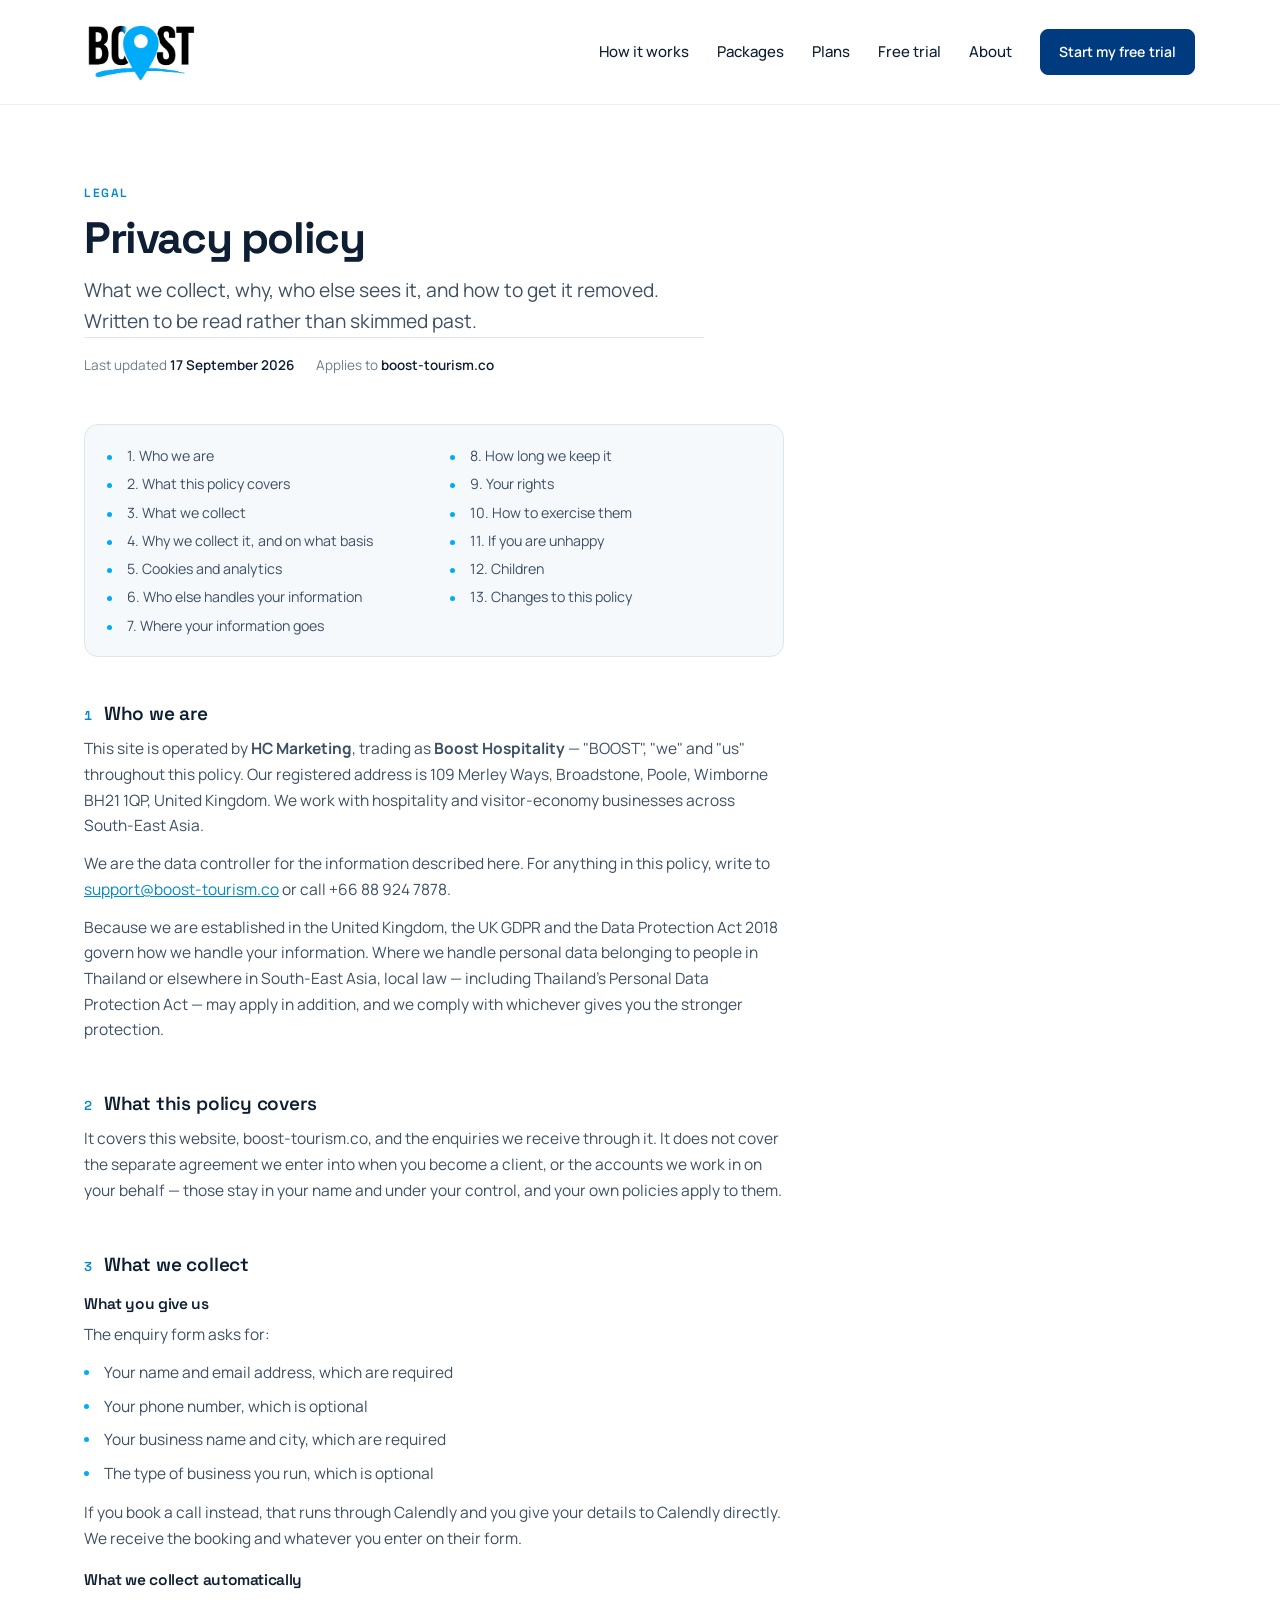
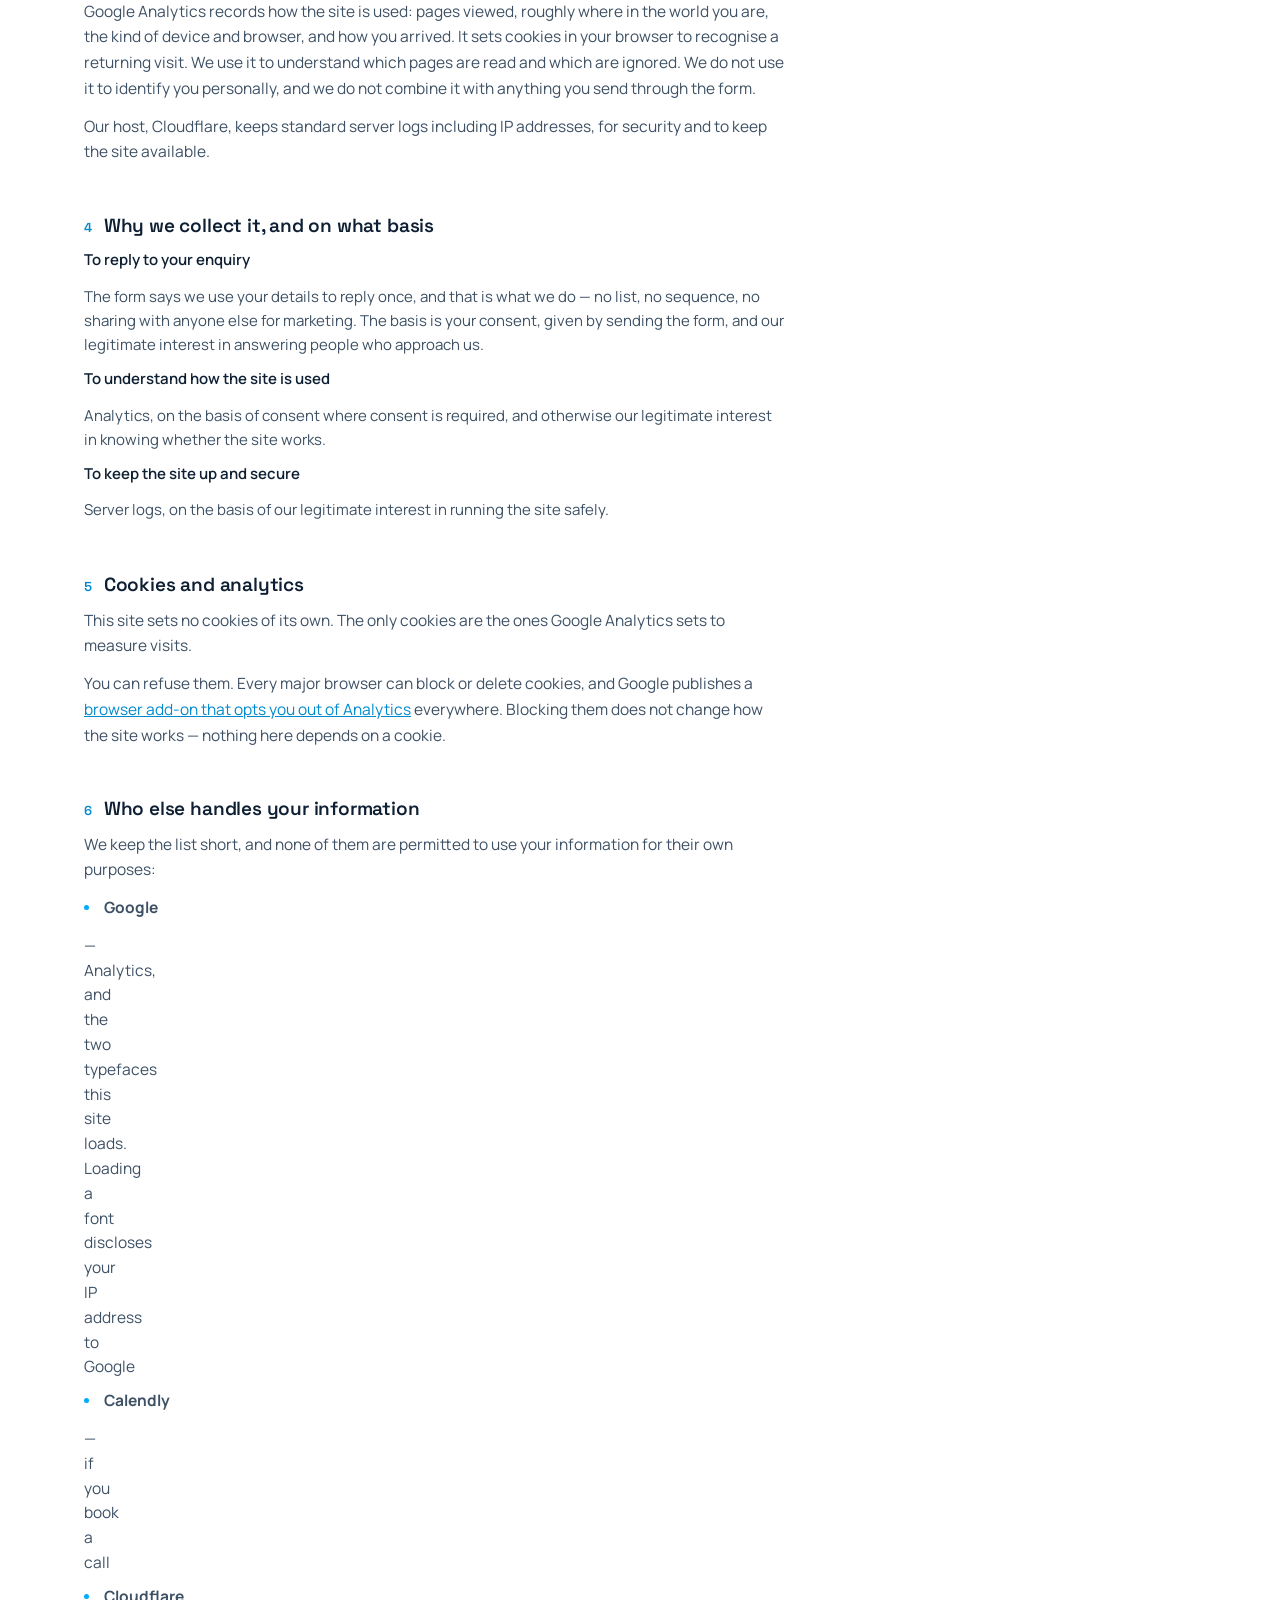
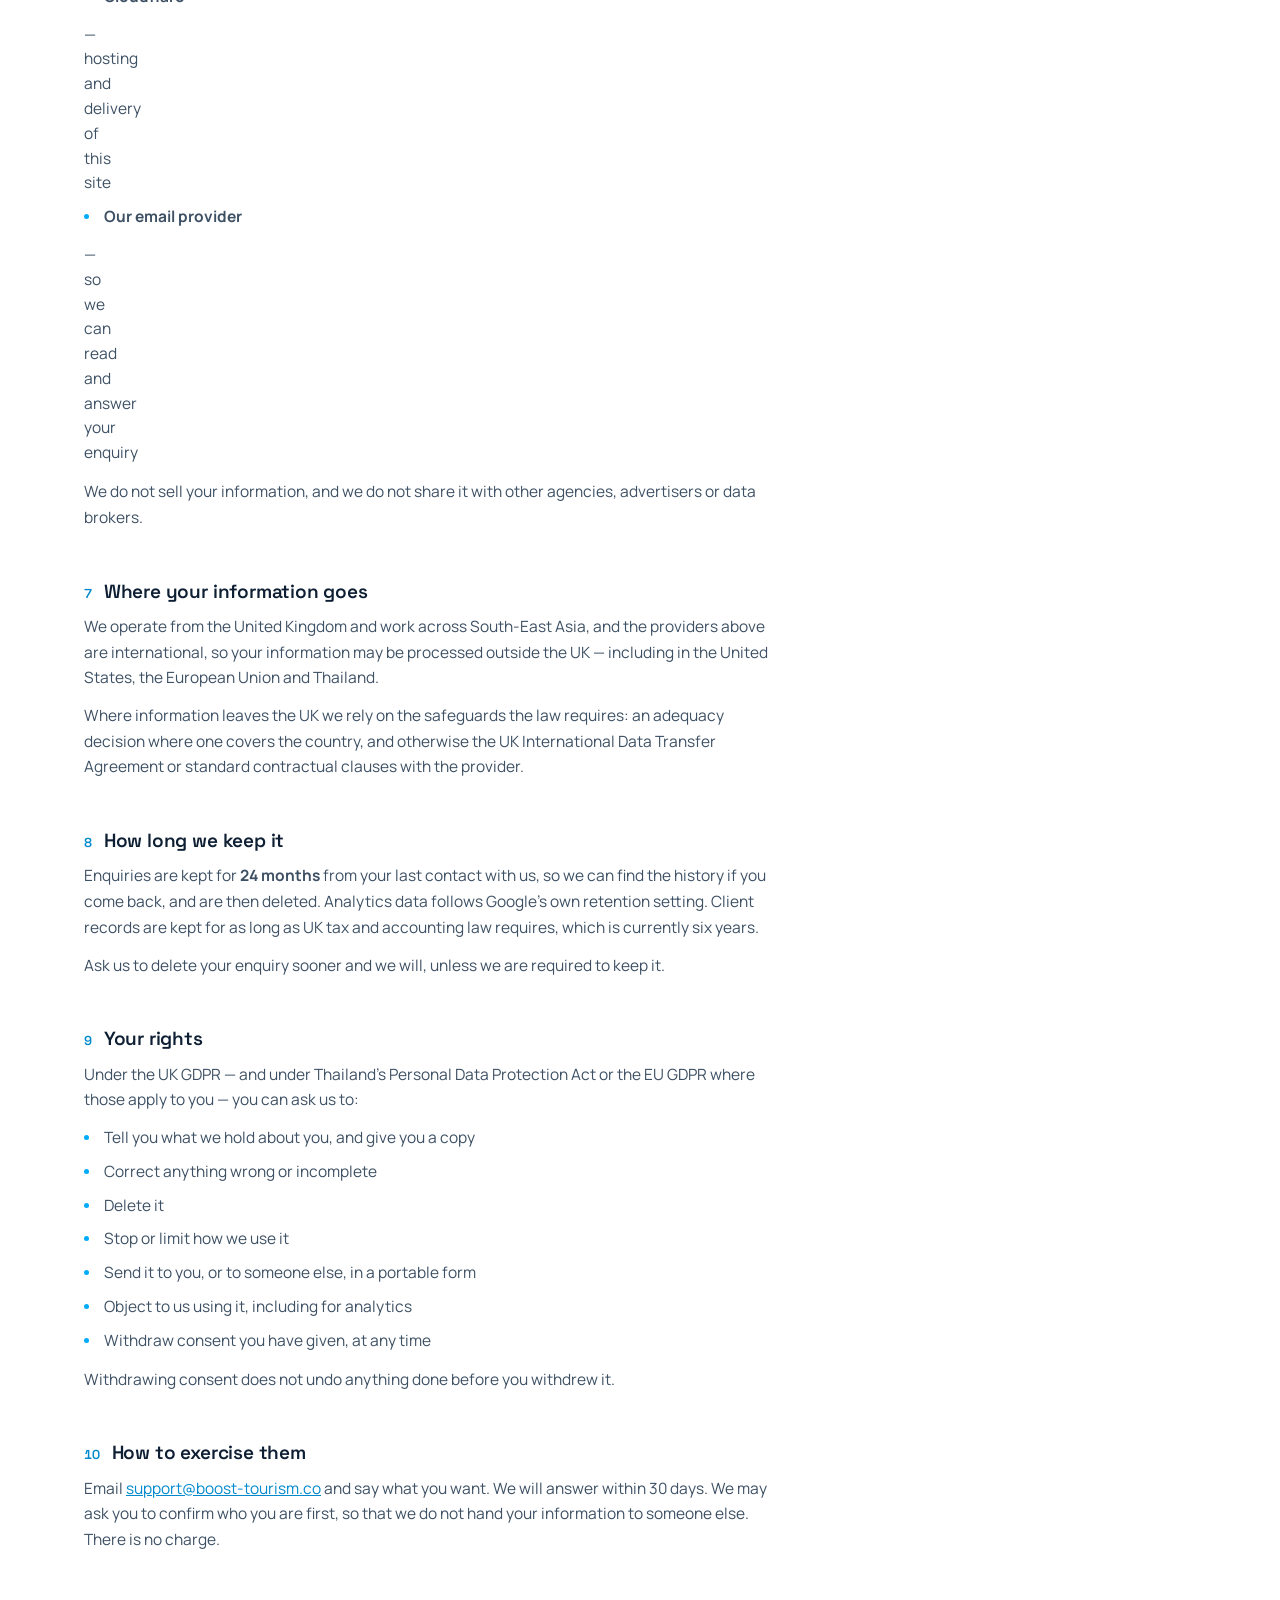
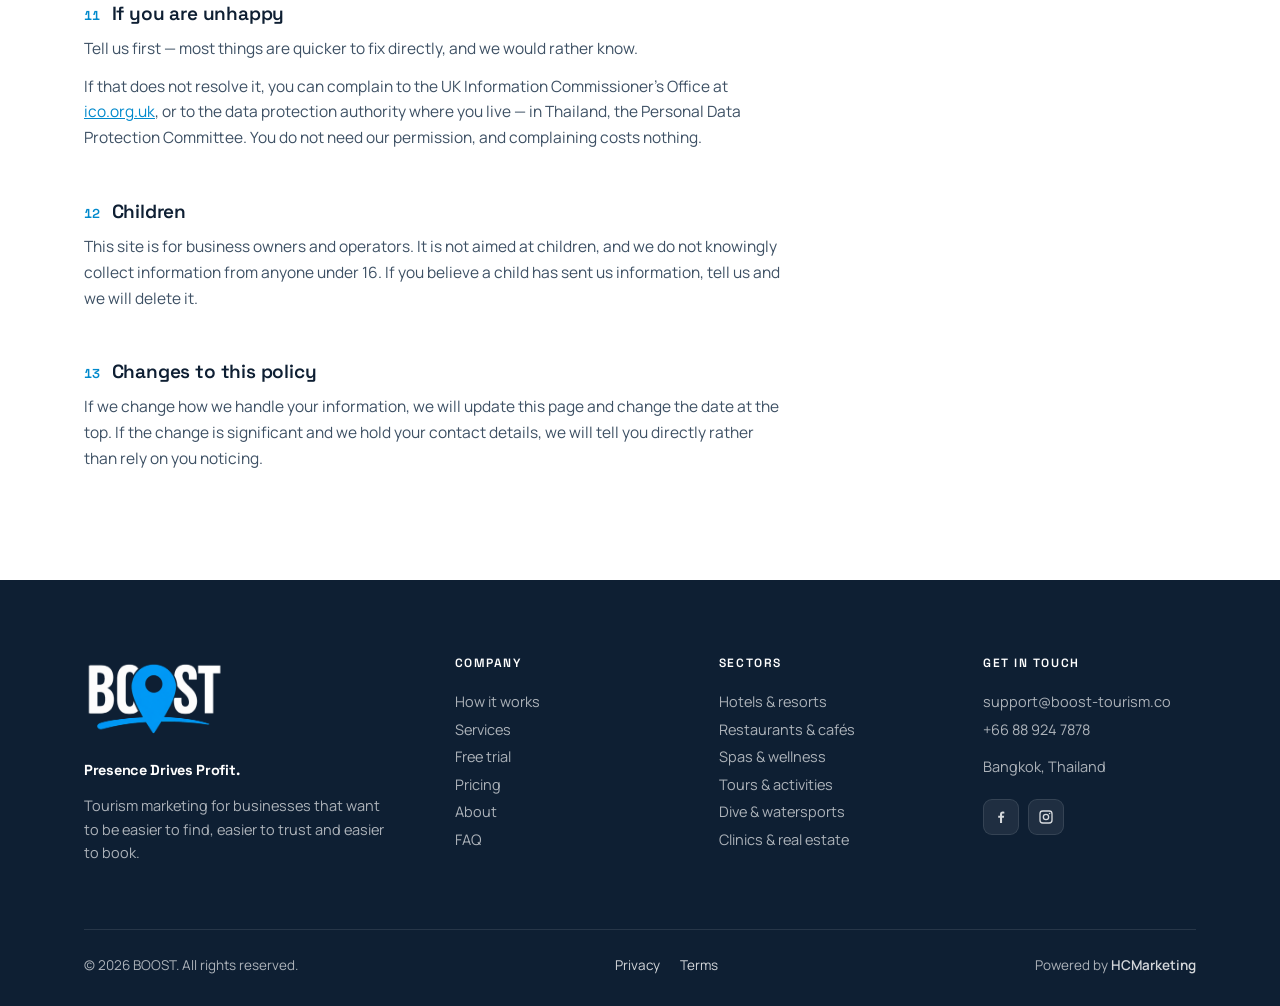
<file: privacy/index.html>
<!doctype html>
<html lang="en">
<head>
<meta charset="utf-8">
<meta name="viewport" content="width=device-width, initial-scale=1">
<!-- Google Analytics. The config half lives in assets/analytics.js rather than
     inline, so script-src stays free of 'unsafe-inline'. -->
<script async src="https://www.googletagmanager.com/gtag/js?id=G-P61MXR28SM"></script>
<script>
  window.dataLayer = window.dataLayer || [];
  function gtag(){dataLayer.push(arguments);}
  gtag('js', new Date());

  gtag('config', 'G-P61MXR28SM');
</script>
<title>Privacy Policy | BOOST</title>
<meta name="description" content="How BOOST collects, uses and protects the information you send through this site, and the rights you have over it.">
<meta name="theme-color" content="#FFFFFF">
<link rel="icon" href="/favicon.ico" sizes="any">
<link rel="icon" type="image/png" href="/assets/icon-32.png" sizes="32x32">
<link rel="apple-touch-icon" href="/assets/icon-180.png">
<link rel="canonical" href="https://boost-tourism.co/privacy/">
<meta name="robots" content="index, follow, max-image-preview:large, max-snippet:-1">
<meta property="og:type" content="website">
<meta property="og:site_name" content="BOOST">
<meta property="og:locale" content="en_GB">
<meta property="og:url" content="https://boost-tourism.co/privacy/">
<meta property="og:title" content="Privacy Policy | BOOST">
<meta property="og:description" content="How BOOST collects, uses and protects the information you send through this site, and the rights you have over it.">
<meta property="og:image" content="https://boost-tourism.co/assets/img/og-cover.jpg">
<link rel="preconnect" href="https://fonts.googleapis.com">
<link rel="preconnect" href="https://fonts.gstatic.com" crossorigin>
<link rel="stylesheet" href="https://fonts.googleapis.com/css2?family=Manrope:wght@400;500;600;700&family=Space+Grotesk:wght@500;600;700&display=swap">
<link rel="stylesheet" href="../assets/boost.css">
<noscript><link rel="stylesheet" href="../assets/nojs.css"></noscript>
</head>
<body>
<header class="hdr" id="hdr">
  <div class="shell">
    <div class="hdr-in">
      <a class="brand" href="/" aria-label="BOOST — home">
        <img src="../assets/logo-dark.png" alt="BOOST" width="640" height="377">
      </a>
      <nav class="nav" aria-label="Primary">
        <a href="/#how">How it works</a>
        <a href="/packages/" aria-current="page">Packages</a>
        <a href="/plans/">Plans</a>
        <a href="/#trial">Free trial</a>
        <a href="/#about">About</a>
      </nav>
      <a class="btn btn-primary" href="https://calendly.com/harrison-boost-tourism/boost-free-trial-1" target="_blank" rel="noopener">Start my free trial</a>
      <button class="burger" type="button" aria-label="Open menu" aria-expanded="false" aria-controls="mnav"><span></span></button>
    </div>
    <nav class="mnav" id="mnav" aria-label="Mobile">
        <a href="/#how">How it works</a>
        <a href="/packages/" aria-current="page">Packages</a>
        <a href="/plans/">Plans</a>
        <a href="/#trial">Free trial</a>
        <a href="/#about">About</a>
      <a href="/#faq">FAQ</a>
      <a class="btn btn-primary" href="https://calendly.com/harrison-boost-tourism/boost-free-trial-1" target="_blank" rel="noopener">Start my free trial</a>
    </nav>
  </div>
</header>
<main id="main">
<section class="legal"><div class="shell">
<div class="legal-head"><span class="label">Legal</span><h1>Privacy policy</h1><p class="lede">What we collect, why, who else sees it, and how to get it removed. Written to be read rather than skimmed past.</p><p class="legal-meta"><span>Last updated <b>17 September 2026</b></span><span>Applies to <b>boost-tourism.co</b></span></p></div>
<div class="legal-body">
<nav class="legal-toc" aria-label="On this page"><ol><li><a href="#s1">1. Who we are</a></li><li><a href="#s2">2. What this policy covers</a></li><li><a href="#s3">3. What we collect</a></li><li><a href="#s4">4. Why we collect it, and on what basis</a></li><li><a href="#s5">5. Cookies and analytics</a></li><li><a href="#s6">6. Who else handles your information</a></li><li><a href="#s7">7. Where your information goes</a></li><li><a href="#s8">8. How long we keep it</a></li><li><a href="#s9">9. Your rights</a></li><li><a href="#s10">10. How to exercise them</a></li><li><a href="#s11">11. If you are unhappy</a></li><li><a href="#s12">12. Children</a></li><li><a href="#s13">13. Changes to this policy</a></li></ol></nav>
<section id="s1"><h2><span>1</span>Who we are</h2><p>This site is operated by <b>HC Marketing</b>, trading as <b>Boost Hospitality</b> — "BOOST", "we" and "us" throughout this policy. Our registered address is 109 Merley Ways, Broadstone, Poole, Wimborne BH21 1QP, United Kingdom. We work with hospitality and visitor-economy businesses across South-East Asia.</p><p>We are the data controller for the information described here. For anything in this policy, write to <a href="mailto:support@boost-tourism.co">support@boost-tourism.co</a> or call +66 88 924 7878.</p><p>Because we are established in the United Kingdom, the UK GDPR and the Data Protection Act 2018 govern how we handle your information. Where we handle personal data belonging to people in Thailand or elsewhere in South-East Asia, local law — including Thailand's Personal Data Protection Act — may apply in addition, and we comply with whichever gives you the stronger protection.</p></section><section id="s2"><h2><span>2</span>What this policy covers</h2><p>It covers this website, boost-tourism.co, and the enquiries we receive through it. It does not cover the separate agreement we enter into when you become a client, or the accounts we work in on your behalf — those stay in your name and under your control, and your own policies apply to them.</p></section><section id="s3"><h2><span>3</span>What we collect</h2><h3>What you give us</h3><p>The enquiry form asks for:</p><ul><li>Your name and email address, which are required</li><li>Your phone number, which is optional</li><li>Your business name and city, which are required</li><li>The type of business you run, which is optional</li></ul><p>If you book a call instead, that runs through Calendly and you give your details to Calendly directly. We receive the booking and whatever you enter on their form.</p><h3>What we collect automatically</h3><p>Google Analytics records how the site is used: pages viewed, roughly where in the world you are, the kind of device and browser, and how you arrived. It sets cookies in your browser to recognise a returning visit. We use it to understand which pages are read and which are ignored. We do not use it to identify you personally, and we do not combine it with anything you send through the form.</p><p>Our host, Cloudflare, keeps standard server logs including IP addresses, for security and to keep the site available.</p></section><section id="s4"><h2><span>4</span>Why we collect it, and on what basis</h2><dl><dt>To reply to your enquiry</dt><dd>The form says we use your details to reply once, and that is what we do — no list, no sequence, no sharing with anyone else for marketing. The basis is your consent, given by sending the form, and our legitimate interest in answering people who approach us.</dd><dt>To understand how the site is used</dt><dd>Analytics, on the basis of consent where consent is required, and otherwise our legitimate interest in knowing whether the site works.</dd><dt>To keep the site up and secure</dt><dd>Server logs, on the basis of our legitimate interest in running the site safely.</dd></dl></section><section id="s5"><h2><span>5</span>Cookies and analytics</h2><p>This site sets no cookies of its own. The only cookies are the ones Google Analytics sets to measure visits.</p><p>You can refuse them. Every major browser can block or delete cookies, and Google publishes a <a href="https://tools.google.com/dlpage/gaoptout" target="_blank" rel="noopener">browser add-on that opts you out of Analytics</a> everywhere. Blocking them does not change how the site works — nothing here depends on a cookie.</p></section><section id="s6"><h2><span>6</span>Who else handles your information</h2><p>We keep the list short, and none of them are permitted to use your information for their own purposes:</p><ul><li><b>Google</b> — Analytics, and the two typefaces this site loads. Loading a font discloses your IP address to Google</li><li><b>Calendly</b> — if you book a call</li><li><b>Cloudflare</b> — hosting and delivery of this site</li><li><b>Our email provider</b> — so we can read and answer your enquiry</li></ul><p>We do not sell your information, and we do not share it with other agencies, advertisers or data brokers.</p></section><section id="s7"><h2><span>7</span>Where your information goes</h2><p>We operate from the United Kingdom and work across South-East Asia, and the providers above are international, so your information may be processed outside the UK — including in the United States, the European Union and Thailand.</p><p>Where information leaves the UK we rely on the safeguards the law requires: an adequacy decision where one covers the country, and otherwise the UK International Data Transfer Agreement or standard contractual clauses with the provider.</p></section><section id="s8"><h2><span>8</span>How long we keep it</h2><p>Enquiries are kept for <b>24 months</b> from your last contact with us, so we can find the history if you come back, and are then deleted. Analytics data follows Google's own retention setting. Client records are kept for as long as UK tax and accounting law requires, which is currently six years.</p><p>Ask us to delete your enquiry sooner and we will, unless we are required to keep it.</p></section><section id="s9"><h2><span>9</span>Your rights</h2><p>Under the UK GDPR — and under Thailand's Personal Data Protection Act or the EU GDPR where those apply to you — you can ask us to:</p><ul><li>Tell you what we hold about you, and give you a copy</li><li>Correct anything wrong or incomplete</li><li>Delete it</li><li>Stop or limit how we use it</li><li>Send it to you, or to someone else, in a portable form</li><li>Object to us using it, including for analytics</li><li>Withdraw consent you have given, at any time</li></ul><p>Withdrawing consent does not undo anything done before you withdrew it.</p></section><section id="s10"><h2><span>10</span>How to exercise them</h2><p>Email <a href="mailto:support@boost-tourism.co">support@boost-tourism.co</a> and say what you want. We will answer within 30 days. We may ask you to confirm who you are first, so that we do not hand your information to someone else. There is no charge.</p></section><section id="s11"><h2><span>11</span>If you are unhappy</h2><p>Tell us first — most things are quicker to fix directly, and we would rather know.</p><p>If that does not resolve it, you can complain to the UK Information Commissioner's Office at <a href="https://ico.org.uk/make-a-complaint/" target="_blank" rel="noopener">ico.org.uk</a>, or to the data protection authority where you live — in Thailand, the Personal Data Protection Committee. You do not need our permission, and complaining costs nothing.</p></section><section id="s12"><h2><span>12</span>Children</h2><p>This site is for business owners and operators. It is not aimed at children, and we do not knowingly collect information from anyone under 16. If you believe a child has sent us information, tell us and we will delete it.</p></section><section id="s13"><h2><span>13</span>Changes to this policy</h2><p>If we change how we handle your information, we will update this page and change the date at the top. If the change is significant and we hold your contact details, we will tell you directly rather than rely on you noticing.</p></section>
</div>
</div></section>
</main>

<footer class="ftr">
  <div class="shell">
    <div class="ftr-main">
      <div class="ftr-brand">
        <a href="/" aria-label="BOOST — home"><img src="../assets/logo-light.png"  alt="BOOST" width="640" height="377"></a>
        <p class="ftr-tag">Presence Drives Profit.</p>
        <p>Tourism marketing for businesses that want to be easier to find, easier to trust and easier to book.</p>
      </div>

      <div class="ftr-col">
        <h4>Company</h4>
        <a href="/#how">How it works</a>
        <a href="/#services">Services</a>
        <a href="/#trial">Free trial</a>
        <a href="/packages/">Pricing</a>
        <a href="/#about">About</a>
        <a href="/#faq">FAQ</a>
      </div>

      <div class="ftr-col">
        <h4>Sectors</h4>
        <p>Hotels &amp; resorts</p>
        <p>Restaurants &amp; cafés</p>
        <p>Spas &amp; wellness</p>
        <p>Tours &amp; activities</p>
        <p>Dive &amp; watersports</p>
        <p>Clinics &amp; real estate</p>
      </div>

      <!-- EDIT ME — real address, email and phone -->
      <div class="ftr-col">
        <h4>Get in touch</h4>
        <a href="mailto:support@boost-tourism.co">support@boost-tourism.co</a>
        <a href="tel:+66889247878">+66 88 924 7878</a>
        <p class="mt-10">Bangkok, Thailand</p>
        <div class="social">
          <a href="https://www.facebook.com/boosttourismco" target="_blank" rel="noopener" aria-label="BOOST on Facebook"><svg viewBox="0 0 24 24" aria-hidden="true"><path d="M13.6 21v-8h2.7l.4-3h-3.1V8.1c0-.9.3-1.5 1.6-1.5H17V4a23 23 0 0 0-2.4-.1c-2.4 0-4.1 1.5-4.1 4.1v2H7.8v3h2.7v8h3.1Z"/></svg></a>
          <a href="https://www.instagram.com/boosttourismco/" target="_blank" rel="noopener" aria-label="BOOST on Instagram"><svg viewBox="0 0 24 24" aria-hidden="true"><path d="M7.2 2h9.6A5.2 5.2 0 0 1 22 7.2v9.6a5.2 5.2 0 0 1-5.2 5.2H7.2A5.2 5.2 0 0 1 2 16.8V7.2A5.2 5.2 0 0 1 7.2 2Zm0 2A3.2 3.2 0 0 0 4 7.2v9.6A3.2 3.2 0 0 0 7.2 20h9.6a3.2 3.2 0 0 0 3.2-3.2V7.2A3.2 3.2 0 0 0 16.8 4H7.2Zm10.2 1.5a1.2 1.2 0 1 1 0 2.4 1.2 1.2 0 0 1 0-2.4ZM12 7a5 5 0 1 1 0 10 5 5 0 0 1 0-10Zm0 2a3 3 0 1 0 0 6 3 3 0 0 0 0-6Z"/></svg></a>
        </div>
      </div>
    </div>

    <div class="ftr-bot">
      <span>© 2026 BOOST. All rights reserved.</span>
      <span class="ftr-legal"><a href="/privacy/">Privacy</a><a href="/terms/">Terms</a></span>
      <span>Powered by <b>HCMarketing</b></span>
    </div>
  </div>
</footer>
<script src="../assets/boost.js"></script>
</body>
</html>
</file>
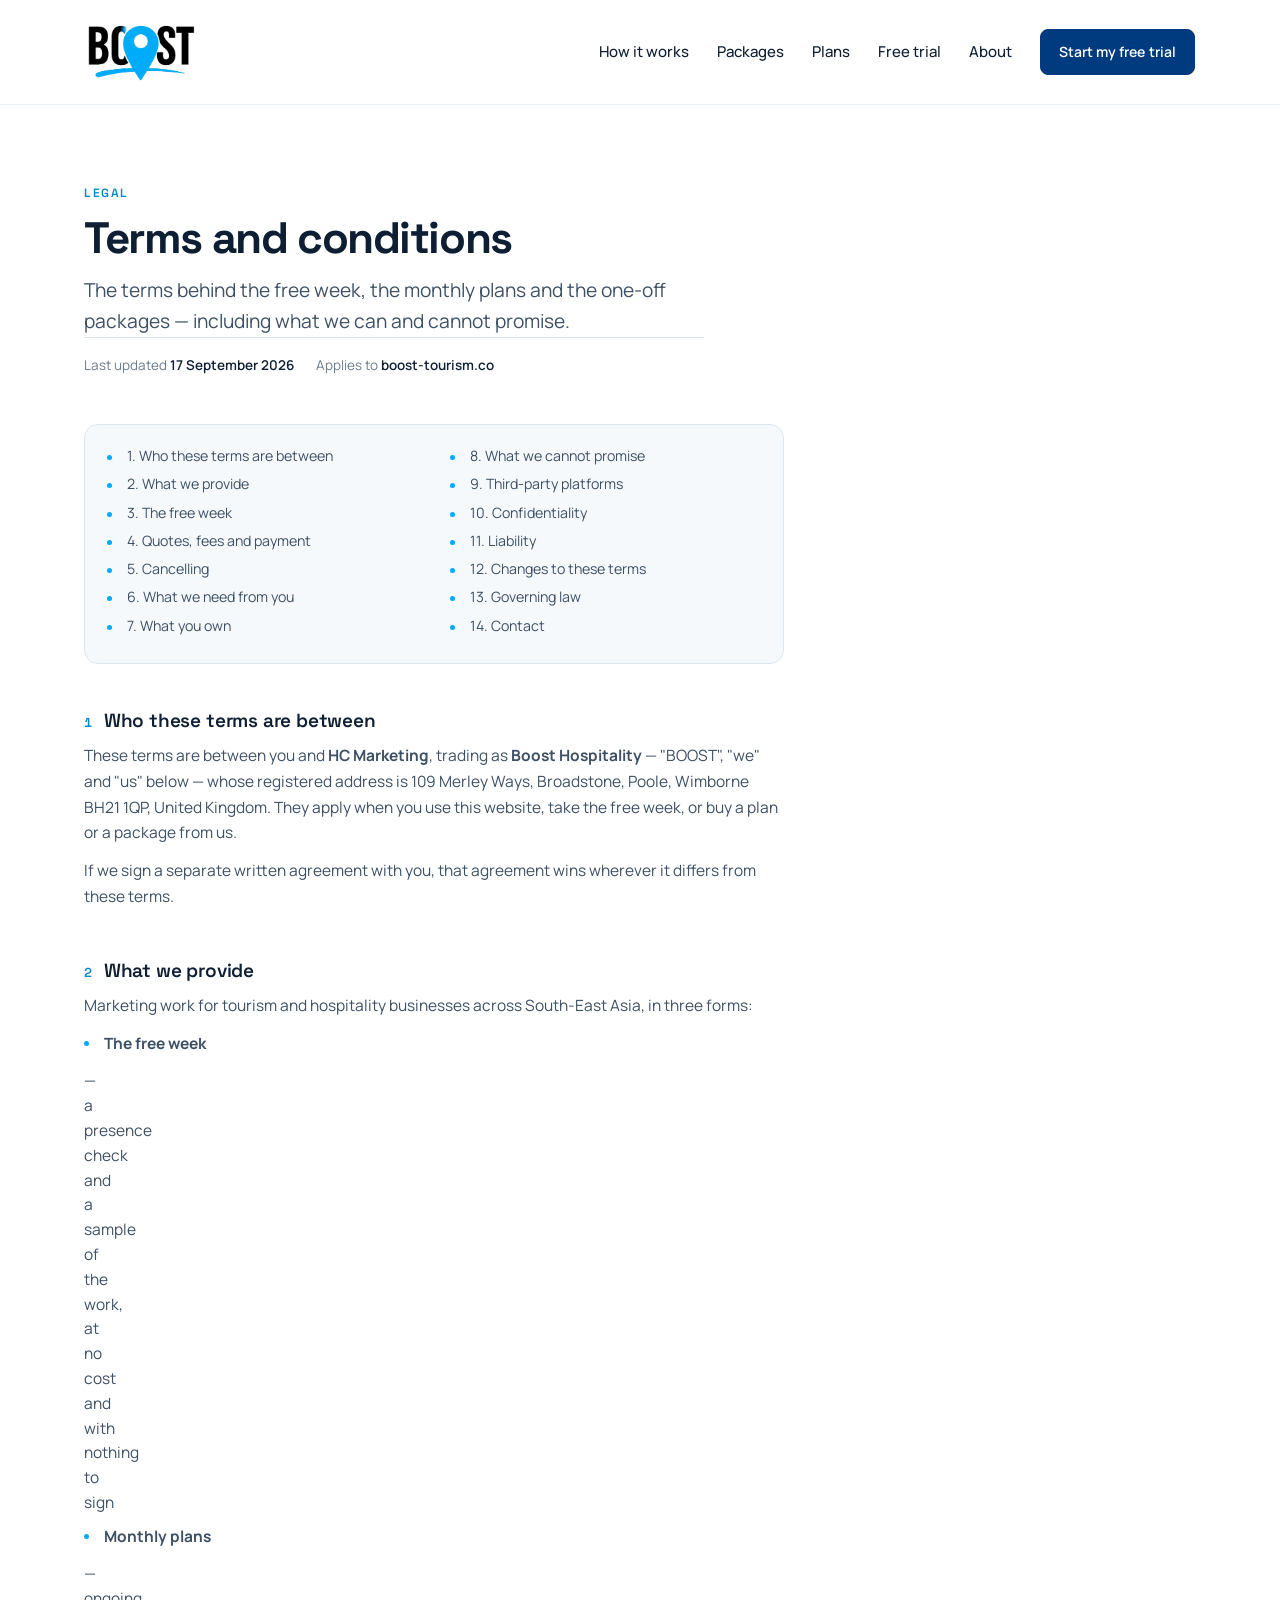
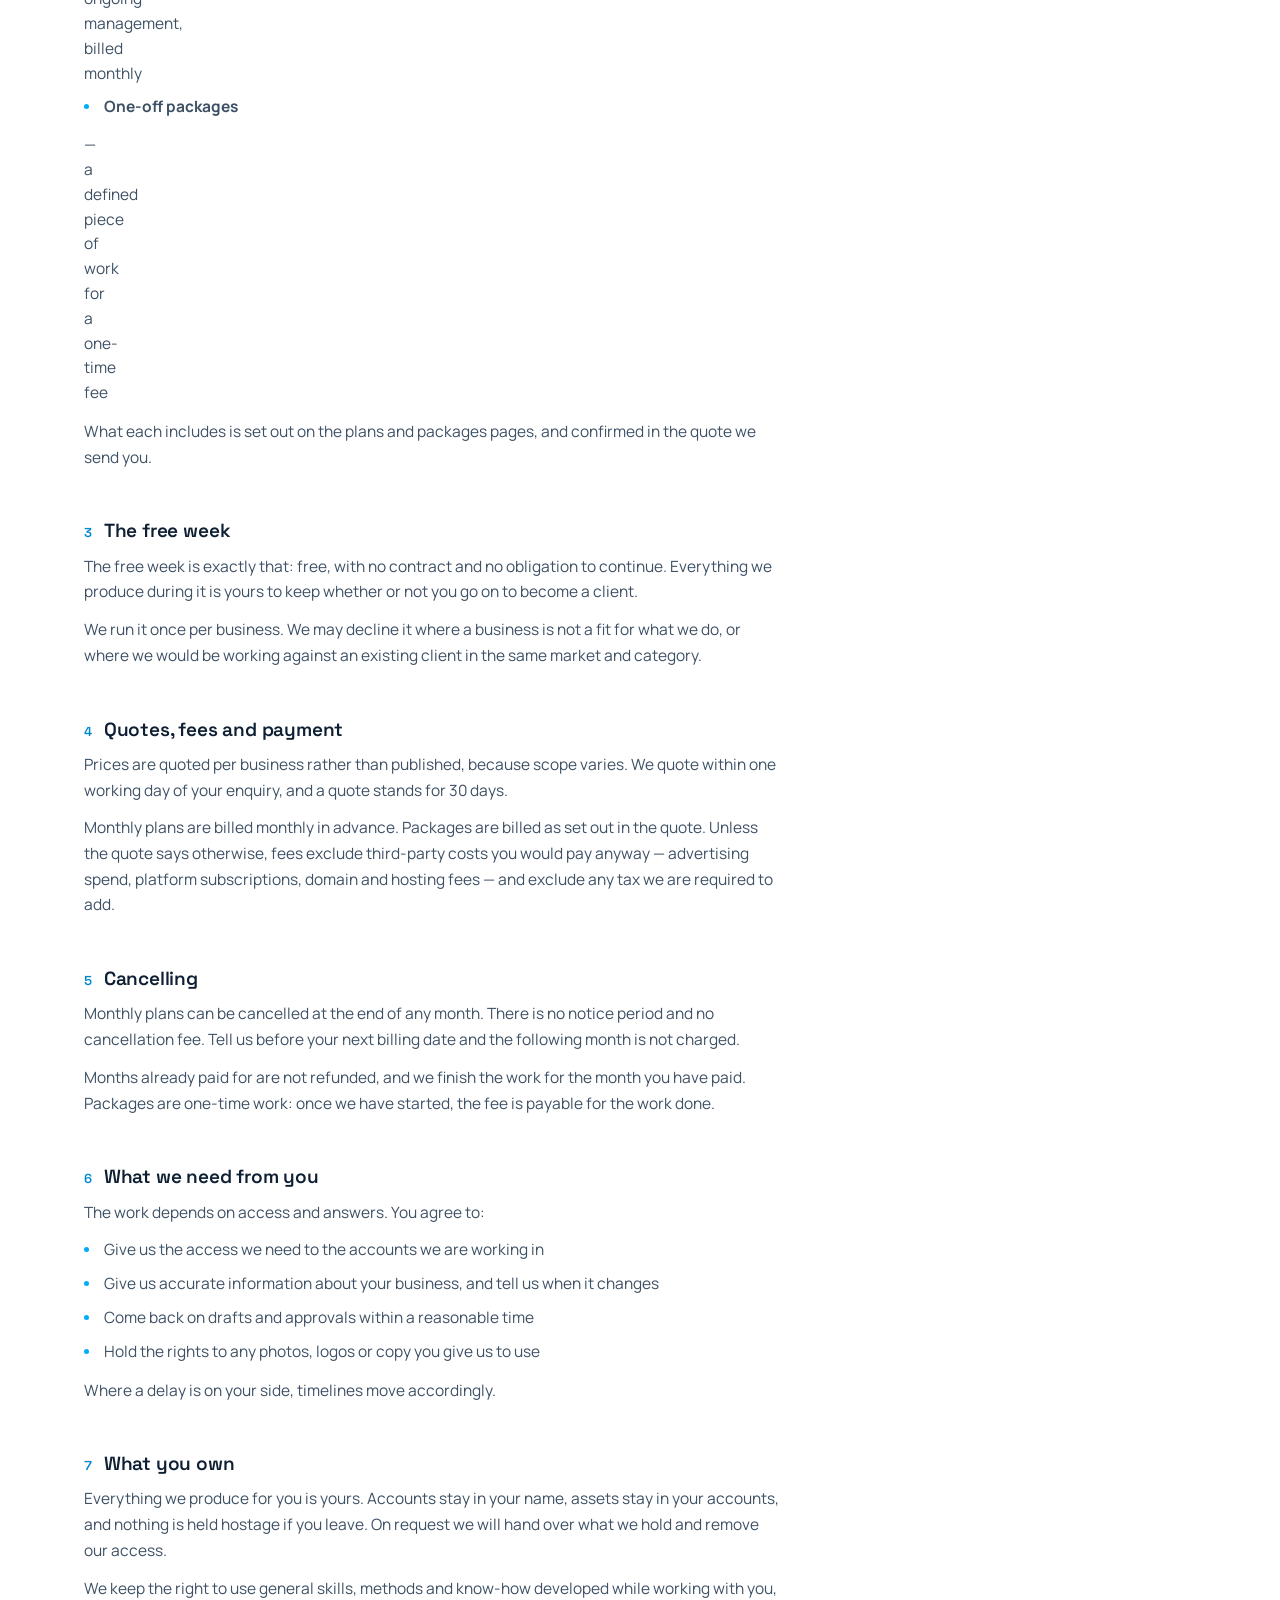
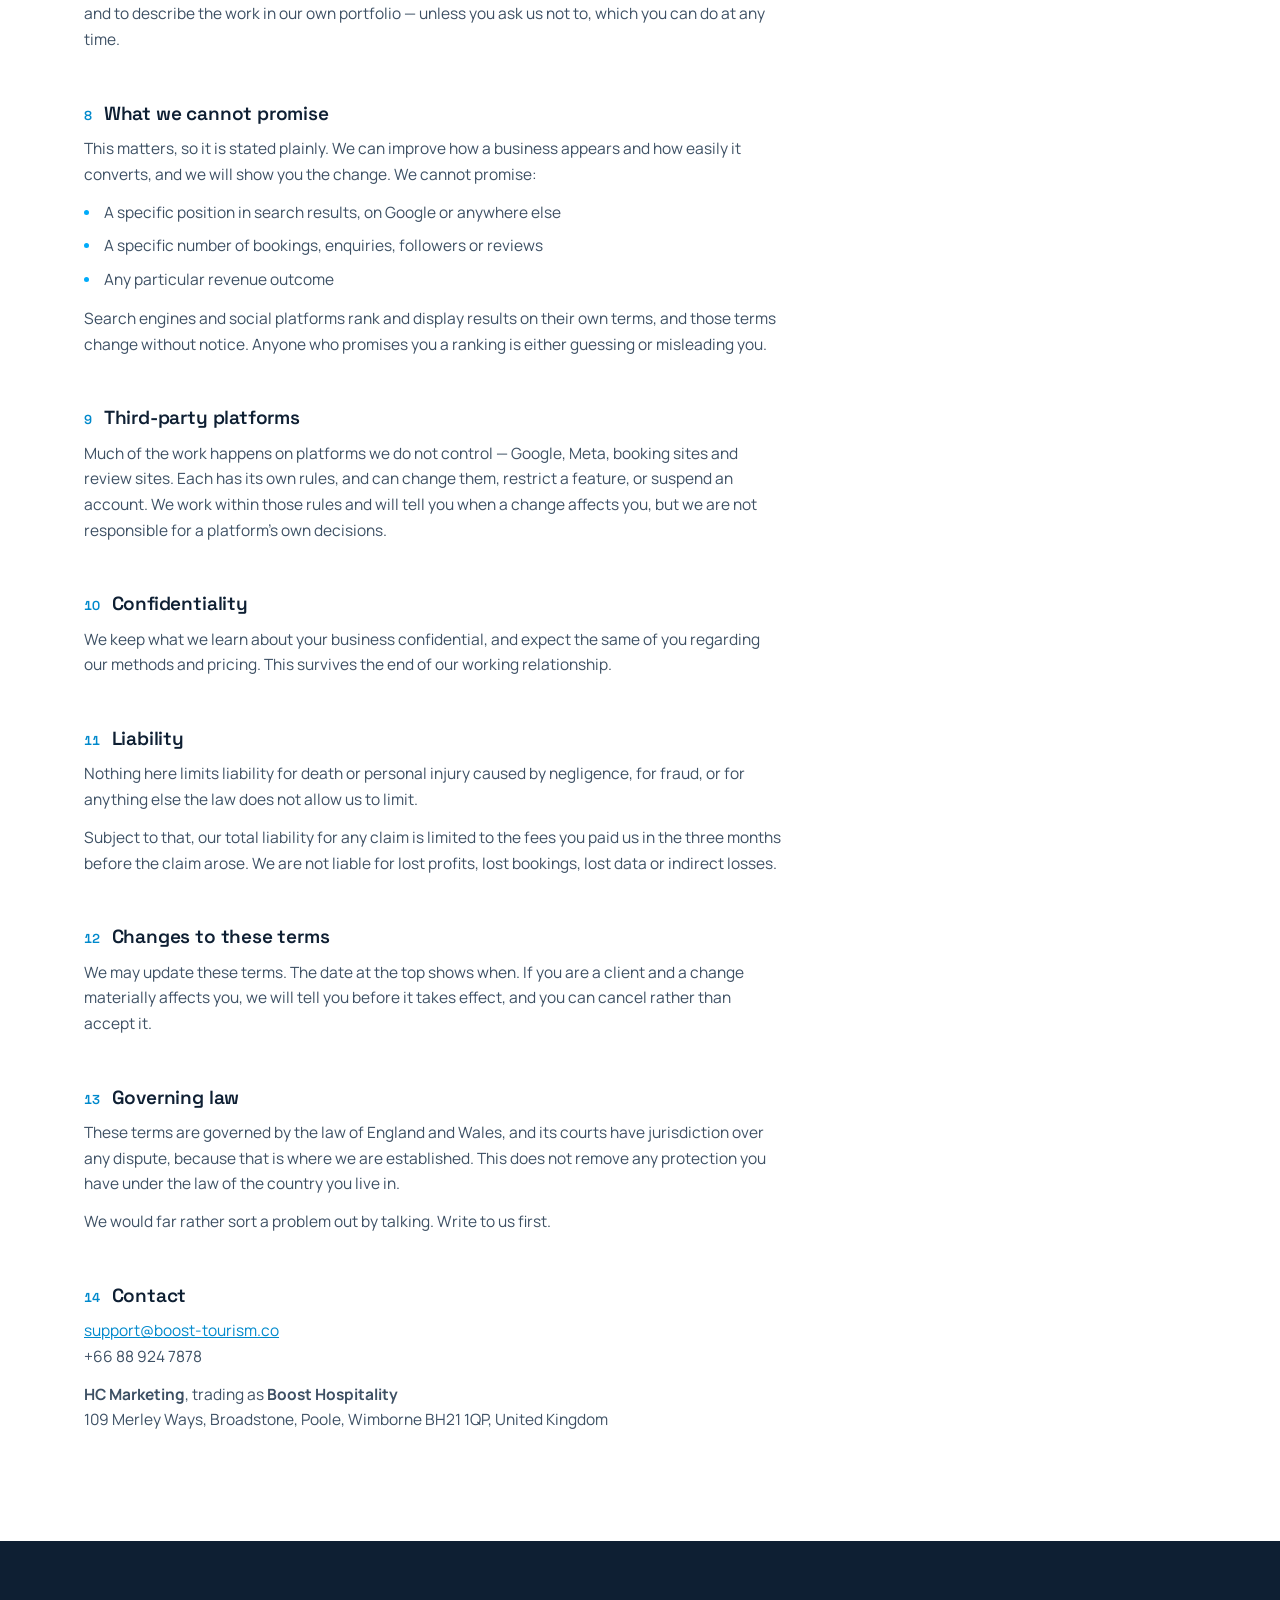
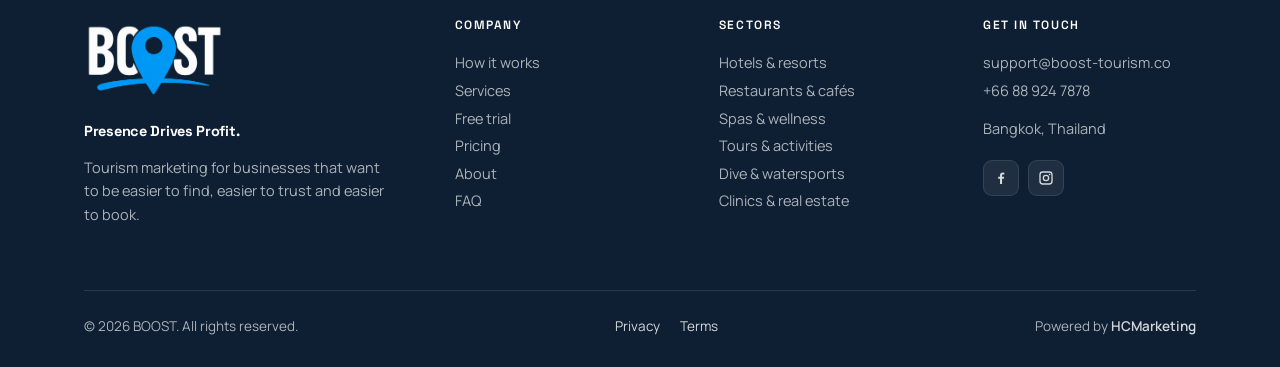
<file: terms/index.html>
<!doctype html>
<html lang="en">
<head>
<meta charset="utf-8">
<meta name="viewport" content="width=device-width, initial-scale=1">
<!-- Google Analytics. The config half lives in assets/analytics.js rather than
     inline, so script-src stays free of 'unsafe-inline'. -->
<script async src="https://www.googletagmanager.com/gtag/js?id=G-P61MXR28SM"></script>
<script>
  window.dataLayer = window.dataLayer || [];
  function gtag(){dataLayer.push(arguments);}
  gtag('js', new Date());

  gtag('config', 'G-P61MXR28SM');
</script>
<title>Terms & Conditions | BOOST</title>
<meta name="description" content="The terms that apply to BOOST's free week, monthly plans and one-off packages.">
<meta name="theme-color" content="#FFFFFF">
<link rel="icon" href="/favicon.ico" sizes="any">
<link rel="icon" type="image/png" href="/assets/icon-32.png" sizes="32x32">
<link rel="apple-touch-icon" href="/assets/icon-180.png">
<link rel="canonical" href="https://boost-tourism.co/terms/">
<meta name="robots" content="index, follow, max-image-preview:large, max-snippet:-1">
<meta property="og:type" content="website">
<meta property="og:site_name" content="BOOST">
<meta property="og:locale" content="en_GB">
<meta property="og:url" content="https://boost-tourism.co/terms/">
<meta property="og:title" content="Terms & Conditions | BOOST">
<meta property="og:description" content="The terms that apply to BOOST's free week, monthly plans and one-off packages.">
<meta property="og:image" content="https://boost-tourism.co/assets/img/og-cover.jpg">
<link rel="preconnect" href="https://fonts.googleapis.com">
<link rel="preconnect" href="https://fonts.gstatic.com" crossorigin>
<link rel="stylesheet" href="https://fonts.googleapis.com/css2?family=Manrope:wght@400;500;600;700&family=Space+Grotesk:wght@500;600;700&display=swap">
<link rel="stylesheet" href="../assets/boost.css">
<noscript><link rel="stylesheet" href="../assets/nojs.css"></noscript>
</head>
<body>
<header class="hdr" id="hdr">
  <div class="shell">
    <div class="hdr-in">
      <a class="brand" href="/" aria-label="BOOST — home">
        <img src="../assets/logo-dark.png" alt="BOOST" width="640" height="377">
      </a>
      <nav class="nav" aria-label="Primary">
        <a href="/#how">How it works</a>
        <a href="/packages/" aria-current="page">Packages</a>
        <a href="/plans/">Plans</a>
        <a href="/#trial">Free trial</a>
        <a href="/#about">About</a>
      </nav>
      <a class="btn btn-primary" href="https://calendly.com/harrison-boost-tourism/boost-free-trial-1" target="_blank" rel="noopener">Start my free trial</a>
      <button class="burger" type="button" aria-label="Open menu" aria-expanded="false" aria-controls="mnav"><span></span></button>
    </div>
    <nav class="mnav" id="mnav" aria-label="Mobile">
        <a href="/#how">How it works</a>
        <a href="/packages/" aria-current="page">Packages</a>
        <a href="/plans/">Plans</a>
        <a href="/#trial">Free trial</a>
        <a href="/#about">About</a>
      <a href="/#faq">FAQ</a>
      <a class="btn btn-primary" href="https://calendly.com/harrison-boost-tourism/boost-free-trial-1" target="_blank" rel="noopener">Start my free trial</a>
    </nav>
  </div>
</header>
<main id="main">
<section class="legal"><div class="shell">
<div class="legal-head"><span class="label">Legal</span><h1>Terms and conditions</h1><p class="lede">The terms behind the free week, the monthly plans and the one-off packages — including what we can and cannot promise.</p><p class="legal-meta"><span>Last updated <b>17 September 2026</b></span><span>Applies to <b>boost-tourism.co</b></span></p></div>
<div class="legal-body">
<nav class="legal-toc" aria-label="On this page"><ol><li><a href="#s1">1. Who these terms are between</a></li><li><a href="#s2">2. What we provide</a></li><li><a href="#s3">3. The free week</a></li><li><a href="#s4">4. Quotes, fees and payment</a></li><li><a href="#s5">5. Cancelling</a></li><li><a href="#s6">6. What we need from you</a></li><li><a href="#s7">7. What you own</a></li><li><a href="#s8">8. What we cannot promise</a></li><li><a href="#s9">9. Third-party platforms</a></li><li><a href="#s10">10. Confidentiality</a></li><li><a href="#s11">11. Liability</a></li><li><a href="#s12">12. Changes to these terms</a></li><li><a href="#s13">13. Governing law</a></li><li><a href="#s14">14. Contact</a></li></ol></nav>
<section id="s1"><h2><span>1</span>Who these terms are between</h2><p>These terms are between you and <b>HC Marketing</b>, trading as <b>Boost Hospitality</b> — "BOOST", "we" and "us" below — whose registered address is 109 Merley Ways, Broadstone, Poole, Wimborne BH21 1QP, United Kingdom. They apply when you use this website, take the free week, or buy a plan or a package from us.</p><p>If we sign a separate written agreement with you, that agreement wins wherever it differs from these terms.</p></section><section id="s2"><h2><span>2</span>What we provide</h2><p>Marketing work for tourism and hospitality businesses across South-East Asia, in three forms:</p><ul><li><b>The free week</b> — a presence check and a sample of the work, at no cost and with nothing to sign</li><li><b>Monthly plans</b> — ongoing management, billed monthly</li><li><b>One-off packages</b> — a defined piece of work for a one-time fee</li></ul><p>What each includes is set out on the plans and packages pages, and confirmed in the quote we send you.</p></section><section id="s3"><h2><span>3</span>The free week</h2><p>The free week is exactly that: free, with no contract and no obligation to continue. Everything we produce during it is yours to keep whether or not you go on to become a client.</p><p>We run it once per business. We may decline it where a business is not a fit for what we do, or where we would be working against an existing client in the same market and category.</p></section><section id="s4"><h2><span>4</span>Quotes, fees and payment</h2><p>Prices are quoted per business rather than published, because scope varies. We quote within one working day of your enquiry, and a quote stands for 30 days.</p><p>Monthly plans are billed monthly in advance. Packages are billed as set out in the quote. Unless the quote says otherwise, fees exclude third-party costs you would pay anyway — advertising spend, platform subscriptions, domain and hosting fees — and exclude any tax we are required to add.</p></section><section id="s5"><h2><span>5</span>Cancelling</h2><p>Monthly plans can be cancelled at the end of any month. There is no notice period and no cancellation fee. Tell us before your next billing date and the following month is not charged.</p><p>Months already paid for are not refunded, and we finish the work for the month you have paid. Packages are one-time work: once we have started, the fee is payable for the work done.</p></section><section id="s6"><h2><span>6</span>What we need from you</h2><p>The work depends on access and answers. You agree to:</p><ul><li>Give us the access we need to the accounts we are working in</li><li>Give us accurate information about your business, and tell us when it changes</li><li>Come back on drafts and approvals within a reasonable time</li><li>Hold the rights to any photos, logos or copy you give us to use</li></ul><p>Where a delay is on your side, timelines move accordingly.</p></section><section id="s7"><h2><span>7</span>What you own</h2><p>Everything we produce for you is yours. Accounts stay in your name, assets stay in your accounts, and nothing is held hostage if you leave. On request we will hand over what we hold and remove our access.</p><p>We keep the right to use general skills, methods and know-how developed while working with you, and to describe the work in our own portfolio — unless you ask us not to, which you can do at any time.</p></section><section id="s8"><h2><span>8</span>What we cannot promise</h2><p>This matters, so it is stated plainly. We can improve how a business appears and how easily it converts, and we will show you the change. We cannot promise:</p><ul><li>A specific position in search results, on Google or anywhere else</li><li>A specific number of bookings, enquiries, followers or reviews</li><li>Any particular revenue outcome</li></ul><p>Search engines and social platforms rank and display results on their own terms, and those terms change without notice. Anyone who promises you a ranking is either guessing or misleading you.</p></section><section id="s9"><h2><span>9</span>Third-party platforms</h2><p>Much of the work happens on platforms we do not control — Google, Meta, booking sites and review sites. Each has its own rules, and can change them, restrict a feature, or suspend an account. We work within those rules and will tell you when a change affects you, but we are not responsible for a platform's own decisions.</p></section><section id="s10"><h2><span>10</span>Confidentiality</h2><p>We keep what we learn about your business confidential, and expect the same of you regarding our methods and pricing. This survives the end of our working relationship.</p></section><section id="s11"><h2><span>11</span>Liability</h2><p>Nothing here limits liability for death or personal injury caused by negligence, for fraud, or for anything else the law does not allow us to limit.</p><p>Subject to that, our total liability for any claim is limited to the fees you paid us in the three months before the claim arose. We are not liable for lost profits, lost bookings, lost data or indirect losses.</p></section><section id="s12"><h2><span>12</span>Changes to these terms</h2><p>We may update these terms. The date at the top shows when. If you are a client and a change materially affects you, we will tell you before it takes effect, and you can cancel rather than accept it.</p></section><section id="s13"><h2><span>13</span>Governing law</h2><p>These terms are governed by the law of England and Wales, and its courts have jurisdiction over any dispute, because that is where we are established. This does not remove any protection you have under the law of the country you live in.</p><p>We would far rather sort a problem out by talking. Write to us first.</p></section><section id="s14"><h2><span>14</span>Contact</h2><p><a href="mailto:support@boost-tourism.co">support@boost-tourism.co</a><br>+66 88 924 7878</p><p><b>HC Marketing</b>, trading as <b>Boost Hospitality</b><br>109 Merley Ways, Broadstone, Poole, Wimborne BH21 1QP, United Kingdom</p></section>
</div>
</div></section>
</main>

<footer class="ftr">
  <div class="shell">
    <div class="ftr-main">
      <div class="ftr-brand">
        <a href="/" aria-label="BOOST — home"><img src="../assets/logo-light.png"  alt="BOOST" width="640" height="377"></a>
        <p class="ftr-tag">Presence Drives Profit.</p>
        <p>Tourism marketing for businesses that want to be easier to find, easier to trust and easier to book.</p>
      </div>

      <div class="ftr-col">
        <h4>Company</h4>
        <a href="/#how">How it works</a>
        <a href="/#services">Services</a>
        <a href="/#trial">Free trial</a>
        <a href="/packages/">Pricing</a>
        <a href="/#about">About</a>
        <a href="/#faq">FAQ</a>
      </div>

      <div class="ftr-col">
        <h4>Sectors</h4>
        <p>Hotels &amp; resorts</p>
        <p>Restaurants &amp; cafés</p>
        <p>Spas &amp; wellness</p>
        <p>Tours &amp; activities</p>
        <p>Dive &amp; watersports</p>
        <p>Clinics &amp; real estate</p>
      </div>

      <!-- EDIT ME — real address, email and phone -->
      <div class="ftr-col">
        <h4>Get in touch</h4>
        <a href="mailto:support@boost-tourism.co">support@boost-tourism.co</a>
        <a href="tel:+66889247878">+66 88 924 7878</a>
        <p class="mt-10">Bangkok, Thailand</p>
        <div class="social">
          <a href="https://www.facebook.com/boosttourismco" target="_blank" rel="noopener" aria-label="BOOST on Facebook"><svg viewBox="0 0 24 24" aria-hidden="true"><path d="M13.6 21v-8h2.7l.4-3h-3.1V8.1c0-.9.3-1.5 1.6-1.5H17V4a23 23 0 0 0-2.4-.1c-2.4 0-4.1 1.5-4.1 4.1v2H7.8v3h2.7v8h3.1Z"/></svg></a>
          <a href="https://www.instagram.com/boosttourismco/" target="_blank" rel="noopener" aria-label="BOOST on Instagram"><svg viewBox="0 0 24 24" aria-hidden="true"><path d="M7.2 2h9.6A5.2 5.2 0 0 1 22 7.2v9.6a5.2 5.2 0 0 1-5.2 5.2H7.2A5.2 5.2 0 0 1 2 16.8V7.2A5.2 5.2 0 0 1 7.2 2Zm0 2A3.2 3.2 0 0 0 4 7.2v9.6A3.2 3.2 0 0 0 7.2 20h9.6a3.2 3.2 0 0 0 3.2-3.2V7.2A3.2 3.2 0 0 0 16.8 4H7.2Zm10.2 1.5a1.2 1.2 0 1 1 0 2.4 1.2 1.2 0 0 1 0-2.4ZM12 7a5 5 0 1 1 0 10 5 5 0 0 1 0-10Zm0 2a3 3 0 1 0 0 6 3 3 0 0 0 0-6Z"/></svg></a>
        </div>
      </div>
    </div>

    <div class="ftr-bot">
      <span>© 2026 BOOST. All rights reserved.</span>
      <span class="ftr-legal"><a href="/privacy/">Privacy</a><a href="/terms/">Terms</a></span>
      <span>Powered by <b>HCMarketing</b></span>
    </div>
  </div>
</footer>
<script src="../assets/boost.js"></script>
</body>
</html>
</file>
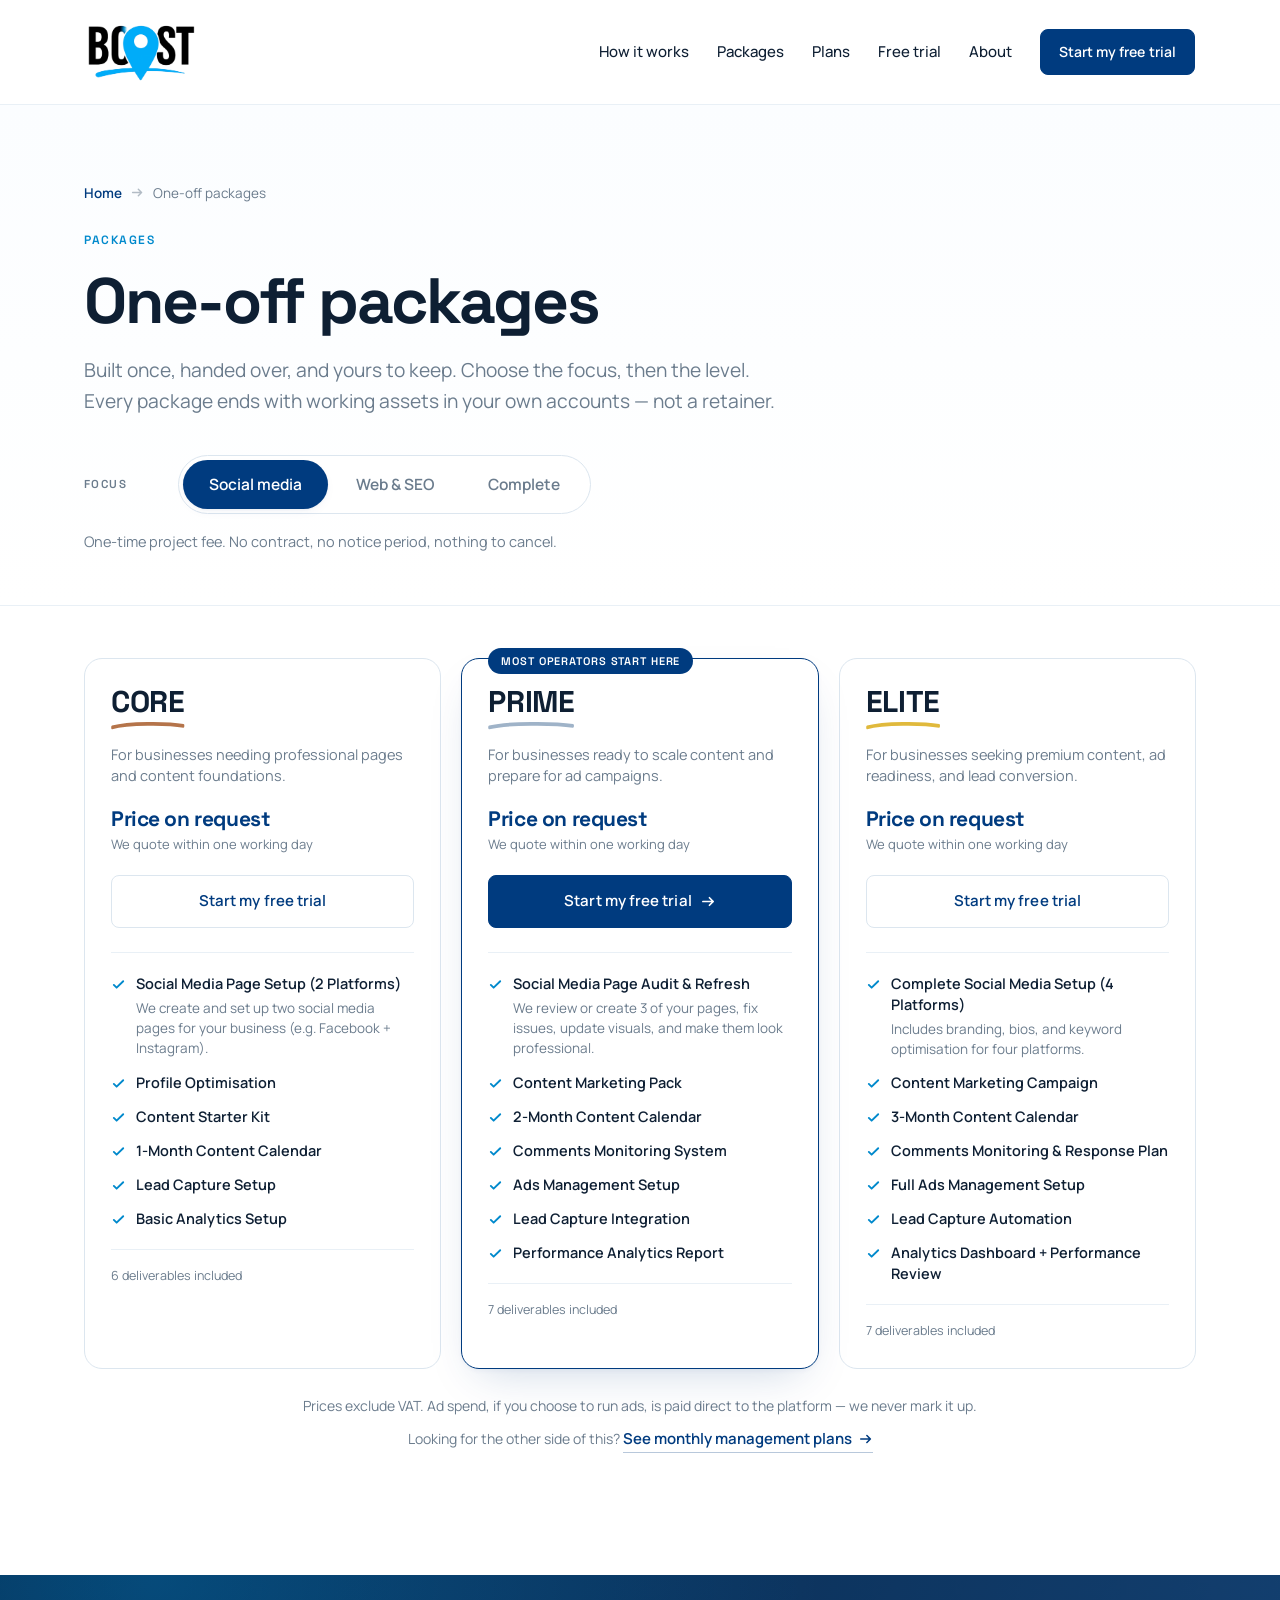
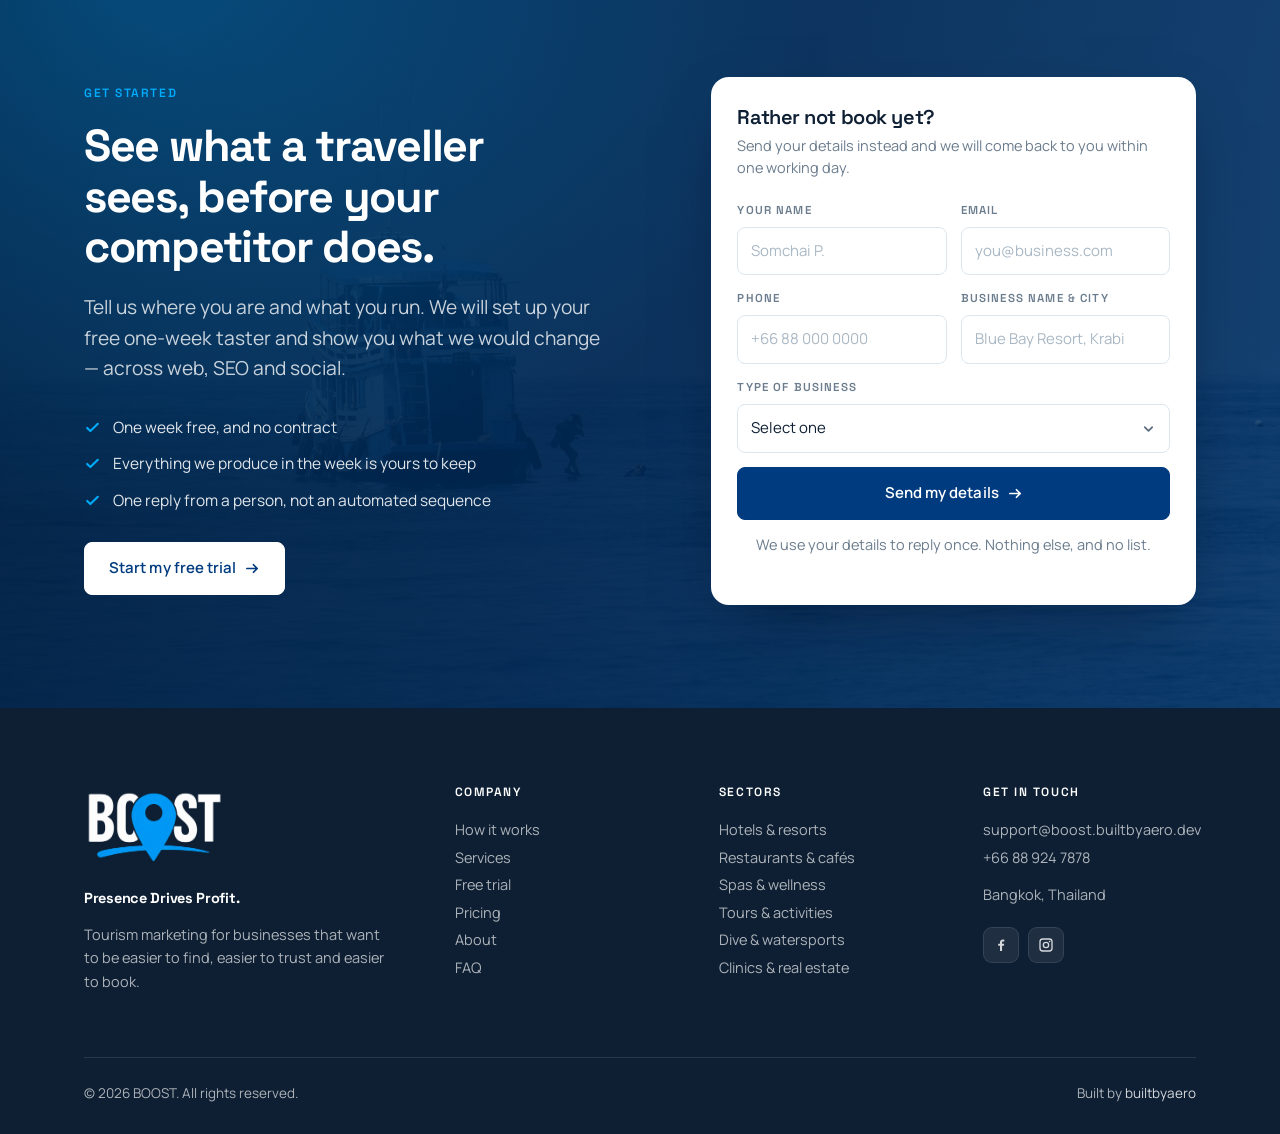
<file: packages.html>
<!doctype html>
<html lang="en">
<head>
<meta charset="utf-8">
<meta name="viewport" content="width=device-width, initial-scale=1">
<title>One-Off Website, SEO & Social Media Packages | BOOST</title>
<meta name="description" content="Fixed-scope, fixed-fee packages for tourism businesses: website builds, SEO setup and social media launch. Three levels, no contract, everything stays in your accounts.">
<meta name="theme-color" content="#FFFFFF">
<link rel="canonical" href="https://boost.builtbyaero.dev/packages.html">
<meta name="robots" content="noindex, nofollow">
<meta property="og:type" content="website">
<meta property="og:site_name" content="BOOST">
<meta property="og:locale" content="en_GB">
<meta property="og:url" content="https://boost.builtbyaero.dev/packages.html">
<meta property="og:title" content="One-Off Website, SEO & Social Media Packages | BOOST">
<meta property="og:description" content="Fixed-scope, fixed-fee packages for tourism businesses: website builds, SEO setup and social media launch. Three levels, no contract, everything stays in your accounts.">
<meta property="og:image" content="https://boost.builtbyaero.dev/assets/img/og-cover.jpg">
<meta property="og:image:width" content="1200">
<meta property="og:image:height" content="630">
<meta property="og:image:alt" content="BOOST — tourists can't choose you if they can't find you">
<meta name="twitter:card" content="summary_large_image">
<meta name="twitter:title" content="One-Off Website, SEO & Social Media Packages | BOOST">
<meta name="twitter:description" content="Fixed-scope, fixed-fee packages for tourism businesses: website builds, SEO setup and social media launch. Three levels, no contract, everything stays in your accounts.">
<meta name="twitter:image" content="https://boost.builtbyaero.dev/assets/img/og-cover.jpg">
<link rel="preconnect" href="https://fonts.googleapis.com">
<link rel="preconnect" href="https://fonts.gstatic.com" crossorigin>
<link href="https://fonts.googleapis.com/css2?family=Manrope:wght@400;500;600;700&family=Space+Grotesk:wght@500;600;700&display=swap" rel="stylesheet">
<link rel="stylesheet" href="assets/boost.css">
<noscript><link rel="stylesheet" href="assets/nojs.css"></noscript>

<script type="application/ld+json">
{
 "@context": "https://schema.org",
 "@graph": [
  {
   "@type": "BreadcrumbList",
   "itemListElement": [
    {
     "@type": "ListItem",
     "position": 1,
     "name": "Home",
     "item": "https://boost.builtbyaero.dev/"
    },
    {
     "@type": "ListItem",
     "position": 2,
     "name": "One-off packages",
     "item": "https://boost.builtbyaero.dev/packages.html"
    }
   ]
  },
  {
   "@type": "Service",
   "name": "One-off tourism marketing packages",
   "description": "Fixed-scope website, SEO and social media packages for tourism businesses.",
   "provider": {
    "@id": "https://boost.builtbyaero.dev/#organization"
   },
   "serviceType": "Tourism marketing",
   "areaServed": {
    "@type": "Place",
    "name": "South-East Asia"
   },
   "url": "https://boost.builtbyaero.dev/packages.html",
   "hasOfferCatalog": {
    "@type": "OfferCatalog",
    "name": "One-off tourism marketing packages",
    "itemListElement": [
     {
      "@type": "OfferCatalog",
      "name": "Social media",
      "itemListElement": [
       {
        "@type": "Offer",
        "name": "CORE",
        "availability": "https://schema.org/InStock"
       },
       {
        "@type": "Offer",
        "name": "PRIME",
        "availability": "https://schema.org/InStock"
       },
       {
        "@type": "Offer",
        "name": "ELITE",
        "availability": "https://schema.org/InStock"
       }
      ]
     },
     {
      "@type": "OfferCatalog",
      "name": "Web & SEO",
      "itemListElement": [
       {
        "@type": "Offer",
        "name": "CORE",
        "availability": "https://schema.org/InStock"
       },
       {
        "@type": "Offer",
        "name": "PRIME",
        "availability": "https://schema.org/InStock"
       },
       {
        "@type": "Offer",
        "name": "ELITE",
        "availability": "https://schema.org/InStock"
       }
      ]
     },
     {
      "@type": "OfferCatalog",
      "name": "Complete",
      "itemListElement": [
       {
        "@type": "Offer",
        "name": "CORE",
        "availability": "https://schema.org/InStock"
       },
       {
        "@type": "Offer",
        "name": "PRIME",
        "availability": "https://schema.org/InStock"
       },
       {
        "@type": "Offer",
        "name": "ELITE",
        "availability": "https://schema.org/InStock"
       }
      ]
     }
    ]
   }
  }
 ]
}
</script>
</head>
<body>
<a class="skip" href="#main">Skip to content</a>

<header class="hdr" id="hdr">
  <div class="shell">
    <div class="hdr-in">
      <a class="brand" href="index.html" aria-label="BOOST — home">
        <img src="assets/logo-dark.png" alt="BOOST" width="640" height="377">
      </a>
      <nav class="nav" aria-label="Primary">
        <a href="index.html#how">How it works</a>
        <a href="packages.html" aria-current="page">Packages</a>
        <a href="plans.html">Plans</a>
        <a href="index.html#trial">Free trial</a>
        <a href="index.html#about">About</a>
      </nav>
      <a class="btn btn-primary" href="https://calendly.com/harrison-boost-tourism/boost-free-trial-1" target="_blank" rel="noopener">Start my free trial</a>
      <button class="burger" type="button" aria-label="Open menu" aria-expanded="false" aria-controls="mnav"><span></span></button>
    </div>
    <nav class="mnav" id="mnav" aria-label="Mobile">
        <a href="index.html#how">How it works</a>
        <a href="packages.html" aria-current="page">Packages</a>
        <a href="plans.html">Plans</a>
        <a href="index.html#trial">Free trial</a>
        <a href="index.html#about">About</a>
      <a href="index.html#faq">FAQ</a>
      <a class="btn btn-primary" href="https://calendly.com/harrison-boost-tourism/boost-free-trial-1" target="_blank" rel="noopener">Start my free trial</a>
    </nav>
  </div>
</header>

<main id="main">
<section class="phero">
  <div class="shell">
    <p class="crumb"><a href="index.html">Home</a> <svg viewBox="0 0 16 16" fill="none" aria-hidden="true"><path d="M2 8h11M9 4l4 4-4 4" stroke="currentColor" stroke-width="1.8" stroke-linecap="round" stroke-linejoin="round"/></svg> <span>One-off packages</span></p>
    <span class="label">Packages</span>
    <h1>One-off packages</h1>
    <p class="lede">Built once, handed over, and yours to keep. Choose the focus, then the level. Every package ends with working assets in your own accounts — not a retainer.</p>
      <div class="switch-row">
        <span class="sw-label">Focus</span>
        <div class="seg seg-light" role="group" aria-label="Service focus">
          <button type="button" data-fam="social" aria-pressed="true">Social media</button>
          <button type="button" data-fam="web" aria-pressed="false">Web &amp; SEO</button>
          <button type="button" data-fam="complete" aria-pressed="false">Complete</button>
        </div>
      </div>
      <p class="mode-note">One-time project fee. No contract, no notice period, nothing to cancel.</p>
  </div>
</section>

<section class="section pt-sec">
  <div class="shell">
    <div class="rv">

    <div class="plan-grid fam-view" data-fam="social">
      <article class="plan" data-tier="core">
        <span class="plan-name">CORE<svg viewBox="0 0 200 12" preserveAspectRatio="none" aria-hidden="true"><path d="M3 8.5C46 2.5 154 2.5 197 6.5" stroke="currentColor" stroke-width="5" stroke-linecap="round" fill="none"/></svg></span>
        <p class="plan-for">For businesses needing professional pages and content foundations.</p>
        <p class="plan-price" data-price="" data-unit="one-off" data-terms="One-time project fee"><b class="ask">Price on request</b></p>
        <p class="plan-terms">We quote within one working day</p>
        <a class="btn btn-ghost" href="https://calendly.com/harrison-boost-tourism/boost-free-trial-1" target="_blank" rel="noopener">Start my free trial</a>
        <ul class="plan-list">
          <li><svg viewBox="0 0 16 16" fill="none" aria-hidden="true"><path d="M3 8.4l3 3L13 4.5" stroke="currentColor" stroke-width="2" stroke-linecap="round" stroke-linejoin="round"/></svg><div><b>Social Media Page Setup (2 Platforms)</b><i>We create and set up two social media pages for your business (e.g. Facebook + Instagram).</i></div></li>
          <li><svg viewBox="0 0 16 16" fill="none" aria-hidden="true"><path d="M3 8.4l3 3L13 4.5" stroke="currentColor" stroke-width="2" stroke-linecap="round" stroke-linejoin="round"/></svg><div><b>Profile Optimisation</b></div></li>
          <li><svg viewBox="0 0 16 16" fill="none" aria-hidden="true"><path d="M3 8.4l3 3L13 4.5" stroke="currentColor" stroke-width="2" stroke-linecap="round" stroke-linejoin="round"/></svg><div><b>Content Starter Kit</b></div></li>
          <li><svg viewBox="0 0 16 16" fill="none" aria-hidden="true"><path d="M3 8.4l3 3L13 4.5" stroke="currentColor" stroke-width="2" stroke-linecap="round" stroke-linejoin="round"/></svg><div><b>1-Month Content Calendar</b></div></li>
          <li><svg viewBox="0 0 16 16" fill="none" aria-hidden="true"><path d="M3 8.4l3 3L13 4.5" stroke="currentColor" stroke-width="2" stroke-linecap="round" stroke-linejoin="round"/></svg><div><b>Lead Capture Setup</b></div></li>
          <li><svg viewBox="0 0 16 16" fill="none" aria-hidden="true"><path d="M3 8.4l3 3L13 4.5" stroke="currentColor" stroke-width="2" stroke-linecap="round" stroke-linejoin="round"/></svg><div><b>Basic Analytics Setup</b></div></li>
        </ul>
        <p class="plan-count">6 deliverables included</p>
      </article>
      <article class="plan featured" data-tier="prime">
        <span class="plan-name">PRIME<svg viewBox="0 0 200 12" preserveAspectRatio="none" aria-hidden="true"><path d="M3 8.5C46 2.5 154 2.5 197 6.5" stroke="currentColor" stroke-width="5" stroke-linecap="round" fill="none"/></svg></span>
        <p class="plan-for">For businesses ready to scale content and prepare for ad campaigns.</p>
        <p class="plan-price" data-price="" data-unit="one-off" data-terms="One-time project fee"><b class="ask">Price on request</b></p>
        <p class="plan-terms">We quote within one working day</p>
        <a class="btn btn-primary" href="https://calendly.com/harrison-boost-tourism/boost-free-trial-1" target="_blank" rel="noopener">Start my free trial<svg viewBox="0 0 16 16" fill="none" aria-hidden="true"><path d="M2 8h11M9 4l4 4-4 4" stroke="currentColor" stroke-width="1.8" stroke-linecap="round" stroke-linejoin="round"/></svg></a>
        <ul class="plan-list">
          <li><svg viewBox="0 0 16 16" fill="none" aria-hidden="true"><path d="M3 8.4l3 3L13 4.5" stroke="currentColor" stroke-width="2" stroke-linecap="round" stroke-linejoin="round"/></svg><div><b>Social Media Page Audit &amp; Refresh</b><i>We review or create 3 of your pages, fix issues, update visuals, and make them look professional.</i></div></li>
          <li><svg viewBox="0 0 16 16" fill="none" aria-hidden="true"><path d="M3 8.4l3 3L13 4.5" stroke="currentColor" stroke-width="2" stroke-linecap="round" stroke-linejoin="round"/></svg><div><b>Content Marketing Pack</b></div></li>
          <li><svg viewBox="0 0 16 16" fill="none" aria-hidden="true"><path d="M3 8.4l3 3L13 4.5" stroke="currentColor" stroke-width="2" stroke-linecap="round" stroke-linejoin="round"/></svg><div><b>2-Month Content Calendar</b></div></li>
          <li><svg viewBox="0 0 16 16" fill="none" aria-hidden="true"><path d="M3 8.4l3 3L13 4.5" stroke="currentColor" stroke-width="2" stroke-linecap="round" stroke-linejoin="round"/></svg><div><b>Comments Monitoring System</b></div></li>
          <li><svg viewBox="0 0 16 16" fill="none" aria-hidden="true"><path d="M3 8.4l3 3L13 4.5" stroke="currentColor" stroke-width="2" stroke-linecap="round" stroke-linejoin="round"/></svg><div><b>Ads Management Setup</b></div></li>
          <li><svg viewBox="0 0 16 16" fill="none" aria-hidden="true"><path d="M3 8.4l3 3L13 4.5" stroke="currentColor" stroke-width="2" stroke-linecap="round" stroke-linejoin="round"/></svg><div><b>Lead Capture Integration</b></div></li>
          <li><svg viewBox="0 0 16 16" fill="none" aria-hidden="true"><path d="M3 8.4l3 3L13 4.5" stroke="currentColor" stroke-width="2" stroke-linecap="round" stroke-linejoin="round"/></svg><div><b>Performance Analytics Report</b></div></li>
        </ul>
        <p class="plan-count">7 deliverables included</p>
      </article>
      <article class="plan" data-tier="elite">
        <span class="plan-name">ELITE<svg viewBox="0 0 200 12" preserveAspectRatio="none" aria-hidden="true"><path d="M3 8.5C46 2.5 154 2.5 197 6.5" stroke="currentColor" stroke-width="5" stroke-linecap="round" fill="none"/></svg></span>
        <p class="plan-for">For businesses seeking premium content, ad readiness, and lead conversion.</p>
        <p class="plan-price" data-price="" data-unit="one-off" data-terms="One-time project fee"><b class="ask">Price on request</b></p>
        <p class="plan-terms">We quote within one working day</p>
        <a class="btn btn-ghost" href="https://calendly.com/harrison-boost-tourism/boost-free-trial-1" target="_blank" rel="noopener">Start my free trial</a>
        <ul class="plan-list">
          <li><svg viewBox="0 0 16 16" fill="none" aria-hidden="true"><path d="M3 8.4l3 3L13 4.5" stroke="currentColor" stroke-width="2" stroke-linecap="round" stroke-linejoin="round"/></svg><div><b>Complete Social Media Setup (4 Platforms)</b><i>Includes branding, bios, and keyword optimisation for four platforms.</i></div></li>
          <li><svg viewBox="0 0 16 16" fill="none" aria-hidden="true"><path d="M3 8.4l3 3L13 4.5" stroke="currentColor" stroke-width="2" stroke-linecap="round" stroke-linejoin="round"/></svg><div><b>Content Marketing Campaign</b></div></li>
          <li><svg viewBox="0 0 16 16" fill="none" aria-hidden="true"><path d="M3 8.4l3 3L13 4.5" stroke="currentColor" stroke-width="2" stroke-linecap="round" stroke-linejoin="round"/></svg><div><b>3-Month Content Calendar</b></div></li>
          <li><svg viewBox="0 0 16 16" fill="none" aria-hidden="true"><path d="M3 8.4l3 3L13 4.5" stroke="currentColor" stroke-width="2" stroke-linecap="round" stroke-linejoin="round"/></svg><div><b>Comments Monitoring &amp; Response Plan</b></div></li>
          <li><svg viewBox="0 0 16 16" fill="none" aria-hidden="true"><path d="M3 8.4l3 3L13 4.5" stroke="currentColor" stroke-width="2" stroke-linecap="round" stroke-linejoin="round"/></svg><div><b>Full Ads Management Setup</b></div></li>
          <li><svg viewBox="0 0 16 16" fill="none" aria-hidden="true"><path d="M3 8.4l3 3L13 4.5" stroke="currentColor" stroke-width="2" stroke-linecap="round" stroke-linejoin="round"/></svg><div><b>Lead Capture Automation</b></div></li>
          <li><svg viewBox="0 0 16 16" fill="none" aria-hidden="true"><path d="M3 8.4l3 3L13 4.5" stroke="currentColor" stroke-width="2" stroke-linecap="round" stroke-linejoin="round"/></svg><div><b>Analytics Dashboard + Performance Review</b></div></li>
        </ul>
        <p class="plan-count">7 deliverables included</p>
      </article>
    </div>
    <div class="plan-grid fam-view" data-fam="web" hidden>
      <article class="plan" data-tier="core">
        <span class="plan-name">CORE<svg viewBox="0 0 200 12" preserveAspectRatio="none" aria-hidden="true"><path d="M3 8.5C46 2.5 154 2.5 197 6.5" stroke="currentColor" stroke-width="5" stroke-linecap="round" fill="none"/></svg></span>
        <p class="plan-for">For small businesses wanting a strong, simple online presence.</p>
        <p class="plan-price" data-price="" data-unit="one-off" data-terms="One-time project fee"><b class="ask">Price on request</b></p>
        <p class="plan-terms">We quote within one working day</p>
        <a class="btn btn-ghost" href="https://calendly.com/harrison-boost-tourism/boost-free-trial-1" target="_blank" rel="noopener">Start my free trial</a>
        <ul class="plan-list">
          <li><svg viewBox="0 0 16 16" fill="none" aria-hidden="true"><path d="M3 8.4l3 3L13 4.5" stroke="currentColor" stroke-width="2" stroke-linecap="round" stroke-linejoin="round"/></svg><div><b>Website Build (1 Page)</b><i>A simple, professional website that works on mobile, matches your branding, and includes a contact form.</i></div></li>
          <li><svg viewBox="0 0 16 16" fill="none" aria-hidden="true"><path d="M3 8.4l3 3L13 4.5" stroke="currentColor" stroke-width="2" stroke-linecap="round" stroke-linejoin="round"/></svg><div><b>Basic SEO Setup</b></div></li>
          <li><svg viewBox="0 0 16 16" fill="none" aria-hidden="true"><path d="M3 8.4l3 3L13 4.5" stroke="currentColor" stroke-width="2" stroke-linecap="round" stroke-linejoin="round"/></svg><div><b>Google Business Profile Setup</b></div></li>
          <li><svg viewBox="0 0 16 16" fill="none" aria-hidden="true"><path d="M3 8.4l3 3L13 4.5" stroke="currentColor" stroke-width="2" stroke-linecap="round" stroke-linejoin="round"/></svg><div><b>Review Request Template</b></div></li>
          <li><svg viewBox="0 0 16 16" fill="none" aria-hidden="true"><path d="M3 8.4l3 3L13 4.5" stroke="currentColor" stroke-width="2" stroke-linecap="round" stroke-linejoin="round"/></svg><div><b>Lead Capture (QR + Email Form)</b></div></li>
        </ul>
        <p class="plan-count">5 deliverables included</p>
      </article>
      <article class="plan featured" data-tier="prime">
        <span class="plan-name">PRIME<svg viewBox="0 0 200 12" preserveAspectRatio="none" aria-hidden="true"><path d="M3 8.5C46 2.5 154 2.5 197 6.5" stroke="currentColor" stroke-width="5" stroke-linecap="round" fill="none"/></svg></span>
        <p class="plan-for">For businesses growing their presence and capturing more online leads.</p>
        <p class="plan-price" data-price="" data-unit="one-off" data-terms="One-time project fee"><b class="ask">Price on request</b></p>
        <p class="plan-terms">We quote within one working day</p>
        <a class="btn btn-primary" href="https://calendly.com/harrison-boost-tourism/boost-free-trial-1" target="_blank" rel="noopener">Start my free trial<svg viewBox="0 0 16 16" fill="none" aria-hidden="true"><path d="M2 8h11M9 4l4 4-4 4" stroke="currentColor" stroke-width="1.8" stroke-linecap="round" stroke-linejoin="round"/></svg></a>
        <ul class="plan-list">
          <li><svg viewBox="0 0 16 16" fill="none" aria-hidden="true"><path d="M3 8.4l3 3L13 4.5" stroke="currentColor" stroke-width="2" stroke-linecap="round" stroke-linejoin="round"/></svg><div><b>Website Build (Up to 5 Pages)</b><i>A professional website (e.g. Home, About, Services, Contact, Blog/Gallery) with mobile-friendly design and branding.</i></div></li>
          <li><svg viewBox="0 0 16 16" fill="none" aria-hidden="true"><path d="M3 8.4l3 3L13 4.5" stroke="currentColor" stroke-width="2" stroke-linecap="round" stroke-linejoin="round"/></svg><div><b>On-Page SEO for All Pages</b></div></li>
          <li><svg viewBox="0 0 16 16" fill="none" aria-hidden="true"><path d="M3 8.4l3 3L13 4.5" stroke="currentColor" stroke-width="2" stroke-linecap="round" stroke-linejoin="round"/></svg><div><b>Blog Setup + 1 SEO Blog Post</b></div></li>
          <li><svg viewBox="0 0 16 16" fill="none" aria-hidden="true"><path d="M3 8.4l3 3L13 4.5" stroke="currentColor" stroke-width="2" stroke-linecap="round" stroke-linejoin="round"/></svg><div><b>OTA Listing SEO Audit</b></div></li>
          <li><svg viewBox="0 0 16 16" fill="none" aria-hidden="true"><path d="M3 8.4l3 3L13 4.5" stroke="currentColor" stroke-width="2" stroke-linecap="round" stroke-linejoin="round"/></svg><div><b>Lead Capture Integration</b></div></li>
          <li><svg viewBox="0 0 16 16" fill="none" aria-hidden="true"><path d="M3 8.4l3 3L13 4.5" stroke="currentColor" stroke-width="2" stroke-linecap="round" stroke-linejoin="round"/></svg><div><b>Review Strategy Templates</b></div></li>
        </ul>
        <p class="plan-count">6 deliverables included</p>
      </article>
      <article class="plan" data-tier="elite">
        <span class="plan-name">ELITE<svg viewBox="0 0 200 12" preserveAspectRatio="none" aria-hidden="true"><path d="M3 8.5C46 2.5 154 2.5 197 6.5" stroke="currentColor" stroke-width="5" stroke-linecap="round" fill="none"/></svg></span>
        <p class="plan-for">For established businesses needing a strong online booking engine.</p>
        <p class="plan-price" data-price="" data-unit="one-off" data-terms="One-time project fee"><b class="ask">Price on request</b></p>
        <p class="plan-terms">We quote within one working day</p>
        <a class="btn btn-ghost" href="https://calendly.com/harrison-boost-tourism/boost-free-trial-1" target="_blank" rel="noopener">Start my free trial</a>
        <ul class="plan-list">
          <li><svg viewBox="0 0 16 16" fill="none" aria-hidden="true"><path d="M3 8.4l3 3L13 4.5" stroke="currentColor" stroke-width="2" stroke-linecap="round" stroke-linejoin="round"/></svg><div><b>Full Website (Up to 10 Pages)</b><i>A complete, professional website with multilingual setup, booking/contact forms, and a blog.</i></div></li>
          <li><svg viewBox="0 0 16 16" fill="none" aria-hidden="true"><path d="M3 8.4l3 3L13 4.5" stroke="currentColor" stroke-width="2" stroke-linecap="round" stroke-linejoin="round"/></svg><div><b>Full SEO Audit &amp; Optimisation</b></div></li>
          <li><svg viewBox="0 0 16 16" fill="none" aria-hidden="true"><path d="M3 8.4l3 3L13 4.5" stroke="currentColor" stroke-width="2" stroke-linecap="round" stroke-linejoin="round"/></svg><div><b>3 Keyword-Optimised Blog Posts</b></div></li>
          <li><svg viewBox="0 0 16 16" fill="none" aria-hidden="true"><path d="M3 8.4l3 3L13 4.5" stroke="currentColor" stroke-width="2" stroke-linecap="round" stroke-linejoin="round"/></svg><div><b>OTA Profile Optimisation</b></div></li>
          <li><svg viewBox="0 0 16 16" fill="none" aria-hidden="true"><path d="M3 8.4l3 3L13 4.5" stroke="currentColor" stroke-width="2" stroke-linecap="round" stroke-linejoin="round"/></svg><div><b>Lead Capture + Email Automation</b></div></li>
          <li><svg viewBox="0 0 16 16" fill="none" aria-hidden="true"><path d="M3 8.4l3 3L13 4.5" stroke="currentColor" stroke-width="2" stroke-linecap="round" stroke-linejoin="round"/></svg><div><b>Monthly SEO Report Setup</b></div></li>
          <li><svg viewBox="0 0 16 16" fill="none" aria-hidden="true"><path d="M3 8.4l3 3L13 4.5" stroke="currentColor" stroke-width="2" stroke-linecap="round" stroke-linejoin="round"/></svg><div><b>Review Automation System</b></div></li>
        </ul>
        <p class="plan-count">7 deliverables included</p>
      </article>
    </div>
    <div class="plan-grid fam-view" data-fam="complete" hidden>
      <article class="plan" data-tier="core">
        <span class="plan-name">CORE<svg viewBox="0 0 200 12" preserveAspectRatio="none" aria-hidden="true"><path d="M3 8.5C46 2.5 154 2.5 197 6.5" stroke="currentColor" stroke-width="5" stroke-linecap="round" fill="none"/></svg></span>
        <p class="plan-for">For small businesses needing a polished website and basic social presence.</p>
        <p class="plan-price" data-price="" data-unit="one-off" data-terms="One-time project fee"><b class="ask">Price on request</b></p>
        <p class="plan-terms">We quote within one working day</p>
        <a class="btn btn-ghost" href="https://calendly.com/harrison-boost-tourism/boost-free-trial-1" target="_blank" rel="noopener">Start my free trial</a>
        <ul class="plan-list">
          <li><svg viewBox="0 0 16 16" fill="none" aria-hidden="true"><path d="M3 8.4l3 3L13 4.5" stroke="currentColor" stroke-width="2" stroke-linecap="round" stroke-linejoin="round"/></svg><div><b>1-Page Website Build</b><i>A branded, mobile-friendly website with a contact form and gallery.</i></div></li>
          <li><svg viewBox="0 0 16 16" fill="none" aria-hidden="true"><path d="M3 8.4l3 3L13 4.5" stroke="currentColor" stroke-width="2" stroke-linecap="round" stroke-linejoin="round"/></svg><div><b>Basic SEO Setup</b></div></li>
          <li><svg viewBox="0 0 16 16" fill="none" aria-hidden="true"><path d="M3 8.4l3 3L13 4.5" stroke="currentColor" stroke-width="2" stroke-linecap="round" stroke-linejoin="round"/></svg><div><b>Google Business Profile Setup</b></div></li>
          <li><svg viewBox="0 0 16 16" fill="none" aria-hidden="true"><path d="M3 8.4l3 3L13 4.5" stroke="currentColor" stroke-width="2" stroke-linecap="round" stroke-linejoin="round"/></svg><div><b>Social Media Page Creation (2 Platforms)</b></div></li>
          <li><svg viewBox="0 0 16 16" fill="none" aria-hidden="true"><path d="M3 8.4l3 3L13 4.5" stroke="currentColor" stroke-width="2" stroke-linecap="round" stroke-linejoin="round"/></svg><div><b>Basic Content Creation (5 Posts)</b></div></li>
          <li><svg viewBox="0 0 16 16" fill="none" aria-hidden="true"><path d="M3 8.4l3 3L13 4.5" stroke="currentColor" stroke-width="2" stroke-linecap="round" stroke-linejoin="round"/></svg><div><b>1-Month Content Calendar</b></div></li>
          <li><svg viewBox="0 0 16 16" fill="none" aria-hidden="true"><path d="M3 8.4l3 3L13 4.5" stroke="currentColor" stroke-width="2" stroke-linecap="round" stroke-linejoin="round"/></svg><div><b>Lead Capture Setup (QR + Email Form)</b></div></li>
          <li><svg viewBox="0 0 16 16" fill="none" aria-hidden="true"><path d="M3 8.4l3 3L13 4.5" stroke="currentColor" stroke-width="2" stroke-linecap="round" stroke-linejoin="round"/></svg><div><b>Analytics Setup (Website + Social)</b></div></li>
        </ul>
        <p class="plan-count">8 deliverables included</p>
      </article>
      <article class="plan featured" data-tier="prime">
        <span class="plan-name">PRIME<svg viewBox="0 0 200 12" preserveAspectRatio="none" aria-hidden="true"><path d="M3 8.5C46 2.5 154 2.5 197 6.5" stroke="currentColor" stroke-width="5" stroke-linecap="round" fill="none"/></svg></span>
        <p class="plan-for">For businesses growing their visibility, bookings, and online leads.</p>
        <p class="plan-price" data-price="" data-unit="one-off" data-terms="One-time project fee"><b class="ask">Price on request</b></p>
        <p class="plan-terms">We quote within one working day</p>
        <a class="btn btn-primary" href="https://calendly.com/harrison-boost-tourism/boost-free-trial-1" target="_blank" rel="noopener">Start my free trial<svg viewBox="0 0 16 16" fill="none" aria-hidden="true"><path d="M2 8h11M9 4l4 4-4 4" stroke="currentColor" stroke-width="1.8" stroke-linecap="round" stroke-linejoin="round"/></svg></a>
        <ul class="plan-list">
          <li><svg viewBox="0 0 16 16" fill="none" aria-hidden="true"><path d="M3 8.4l3 3L13 4.5" stroke="currentColor" stroke-width="2" stroke-linecap="round" stroke-linejoin="round"/></svg><div><b>Website Build (Up to 5 Pages)</b><i>A professional website including Home, About, Services, Contact, and Blog pages.</i></div></li>
          <li><svg viewBox="0 0 16 16" fill="none" aria-hidden="true"><path d="M3 8.4l3 3L13 4.5" stroke="currentColor" stroke-width="2" stroke-linecap="round" stroke-linejoin="round"/></svg><div><b>On-Page SEO Optimisation</b></div></li>
          <li><svg viewBox="0 0 16 16" fill="none" aria-hidden="true"><path d="M3 8.4l3 3L13 4.5" stroke="currentColor" stroke-width="2" stroke-linecap="round" stroke-linejoin="round"/></svg><div><b>Blog Setup + 1 SEO Blog Post</b></div></li>
          <li><svg viewBox="0 0 16 16" fill="none" aria-hidden="true"><path d="M3 8.4l3 3L13 4.5" stroke="currentColor" stroke-width="2" stroke-linecap="round" stroke-linejoin="round"/></svg><div><b>Social Media Optimisation (3 Platforms)</b></div></li>
          <li><svg viewBox="0 0 16 16" fill="none" aria-hidden="true"><path d="M3 8.4l3 3L13 4.5" stroke="currentColor" stroke-width="2" stroke-linecap="round" stroke-linejoin="round"/></svg><div><b>Content Pack (12 Posts)</b></div></li>
          <li><svg viewBox="0 0 16 16" fill="none" aria-hidden="true"><path d="M3 8.4l3 3L13 4.5" stroke="currentColor" stroke-width="2" stroke-linecap="round" stroke-linejoin="round"/></svg><div><b>2-Month Content Calendar</b></div></li>
          <li><svg viewBox="0 0 16 16" fill="none" aria-hidden="true"><path d="M3 8.4l3 3L13 4.5" stroke="currentColor" stroke-width="2" stroke-linecap="round" stroke-linejoin="round"/></svg><div><b>Lead Capture Integration</b></div></li>
          <li><svg viewBox="0 0 16 16" fill="none" aria-hidden="true"><path d="M3 8.4l3 3L13 4.5" stroke="currentColor" stroke-width="2" stroke-linecap="round" stroke-linejoin="round"/></svg><div><b>Comments Monitoring Plan</b></div></li>
          <li><svg viewBox="0 0 16 16" fill="none" aria-hidden="true"><path d="M3 8.4l3 3L13 4.5" stroke="currentColor" stroke-width="2" stroke-linecap="round" stroke-linejoin="round"/></svg><div><b>Performance Reporting Setup</b></div></li>
        </ul>
        <p class="plan-count">9 deliverables included</p>
      </article>
      <article class="plan" data-tier="elite">
        <span class="plan-name">ELITE<svg viewBox="0 0 200 12" preserveAspectRatio="none" aria-hidden="true"><path d="M3 8.5C46 2.5 154 2.5 197 6.5" stroke="currentColor" stroke-width="5" stroke-linecap="round" fill="none"/></svg></span>
        <p class="plan-for">For new or growing tourism businesses that want full impact across web + social.</p>
        <p class="plan-price" data-price="" data-unit="one-off" data-terms="One-time project fee"><b class="ask">Price on request</b></p>
        <p class="plan-terms">We quote within one working day</p>
        <a class="btn btn-ghost" href="https://calendly.com/harrison-boost-tourism/boost-free-trial-1" target="_blank" rel="noopener">Start my free trial</a>
        <ul class="plan-list">
          <li><svg viewBox="0 0 16 16" fill="none" aria-hidden="true"><path d="M3 8.4l3 3L13 4.5" stroke="currentColor" stroke-width="2" stroke-linecap="round" stroke-linejoin="round"/></svg><div><b>Full Website Build (Up to 10 Pages)</b><i>A complete website including blog, booking/contact forms, and multilingual options.</i></div></li>
          <li><svg viewBox="0 0 16 16" fill="none" aria-hidden="true"><path d="M3 8.4l3 3L13 4.5" stroke="currentColor" stroke-width="2" stroke-linecap="round" stroke-linejoin="round"/></svg><div><b>Full SEO Audit + On-Page Optimisation</b></div></li>
          <li><svg viewBox="0 0 16 16" fill="none" aria-hidden="true"><path d="M3 8.4l3 3L13 4.5" stroke="currentColor" stroke-width="2" stroke-linecap="round" stroke-linejoin="round"/></svg><div><b>Blog Setup + 3x SEO Blog Posts</b></div></li>
          <li><svg viewBox="0 0 16 16" fill="none" aria-hidden="true"><path d="M3 8.4l3 3L13 4.5" stroke="currentColor" stroke-width="2" stroke-linecap="round" stroke-linejoin="round"/></svg><div><b>Complete Social Media Setup (4 Platforms)</b></div></li>
          <li><svg viewBox="0 0 16 16" fill="none" aria-hidden="true"><path d="M3 8.4l3 3L13 4.5" stroke="currentColor" stroke-width="2" stroke-linecap="round" stroke-linejoin="round"/></svg><div><b>Content Marketing Campaign (20 Posts)</b></div></li>
          <li><svg viewBox="0 0 16 16" fill="none" aria-hidden="true"><path d="M3 8.4l3 3L13 4.5" stroke="currentColor" stroke-width="2" stroke-linecap="round" stroke-linejoin="round"/></svg><div><b>3-Month Content Calendar</b></div></li>
          <li><svg viewBox="0 0 16 16" fill="none" aria-hidden="true"><path d="M3 8.4l3 3L13 4.5" stroke="currentColor" stroke-width="2" stroke-linecap="round" stroke-linejoin="round"/></svg><div><b>Comments Monitoring &amp; Response Plan</b></div></li>
          <li><svg viewBox="0 0 16 16" fill="none" aria-hidden="true"><path d="M3 8.4l3 3L13 4.5" stroke="currentColor" stroke-width="2" stroke-linecap="round" stroke-linejoin="round"/></svg><div><b>Ads Management System Setup</b></div></li>
          <li><svg viewBox="0 0 16 16" fill="none" aria-hidden="true"><path d="M3 8.4l3 3L13 4.5" stroke="currentColor" stroke-width="2" stroke-linecap="round" stroke-linejoin="round"/></svg><div><b>Lead Capture &amp; Automation</b></div></li>
          <li><svg viewBox="0 0 16 16" fill="none" aria-hidden="true"><path d="M3 8.4l3 3L13 4.5" stroke="currentColor" stroke-width="2" stroke-linecap="round" stroke-linejoin="round"/></svg><div><b>Analytics Dashboard Setup</b></div></li>
        </ul>
        <p class="plan-count">10 deliverables included</p>
      </article>
    </div>

      <p class="price-note">Prices exclude VAT. Ad spend, if you choose to run ads, is paid direct to the platform — we never mark it up.</p>
      <p class="price-note mt-10">Looking for the other side of this? <a class="tlink" href="plans.html">See monthly management plans <svg viewBox="0 0 16 16" fill="none" aria-hidden="true"><path d="M2 8h11M9 4l4 4-4 4" stroke="currentColor" stroke-width="1.8" stroke-linecap="round" stroke-linejoin="round"/></svg></a></p>
    </div>
  </div>
</section>

<!-- ================= FINAL CTA ================= -->
<section class="cta-band" id="start">
  <img class="cta-bg" src="assets/img/1764757146502-a8c0990a8479-1800.jpg" srcset="assets/img/1764757146502-a8c0990a8479-760.jpg 760w, assets/img/1764757146502-a8c0990a8479-1200.jpg 1200w, assets/img/1764757146502-a8c0990a8479-1800.jpg 1800w, assets/img/1764757146502-a8c0990a8479-2400.jpg 2400w" sizes="100vw" alt="" aria-hidden="true" loading="lazy" decoding="async">
  <div class="shell cta-grid">
    <div class="rv">
      <span class="label label-on-dark">Get started</span>
      <h2 class="mt-16">See what a traveller sees, before your competitor does.</h2>
      <p class="lede">Tell us where you are and what you run. We will set up your free one-week taster and show you what we would change — across web, SEO and social.</p>
      <ul class="cta-points">
        <li><svg viewBox="0 0 16 16" fill="none" aria-hidden="true"><path d="M3 8.4l3 3L13 4.5" stroke="currentColor" stroke-width="2" stroke-linecap="round" stroke-linejoin="round"/></svg> One week free, and no contract</li>
        <li><svg viewBox="0 0 16 16" fill="none" aria-hidden="true"><path d="M3 8.4l3 3L13 4.5" stroke="currentColor" stroke-width="2" stroke-linecap="round" stroke-linejoin="round"/></svg> Everything we produce in the week is yours to keep</li>
        <li><svg viewBox="0 0 16 16" fill="none" aria-hidden="true"><path d="M3 8.4l3 3L13 4.5" stroke="currentColor" stroke-width="2" stroke-linecap="round" stroke-linejoin="round"/></svg> One reply from a person, not an automated sequence</li>
      </ul>
      <a class="btn btn-onblue cta-book" href="https://calendly.com/harrison-boost-tourism/boost-free-trial-1" target="_blank" rel="noopener">Start my free trial <svg viewBox="0 0 16 16" fill="none" aria-hidden="true"><path d="M2 8h11M9 4l4 4-4 4" stroke="currentColor" stroke-width="1.8" stroke-linecap="round" stroke-linejoin="round"/></svg></a>
    </div>

    <!-- EDIT ME — point action= at your form provider or CRM endpoint -->
    <form class="form rv" action="#" method="post" novalidate>
      <h3>Rather not book yet?</h3>
      <p>Send your details instead and we will come back to you within one working day.</p>
      <div class="f2">
        <label class="field"><span>Your name</span><input type="text" name="name" autocomplete="name" placeholder="Somchai P." required></label>
        <label class="field"><span>Email</span><input type="email" name="email" autocomplete="email" placeholder="you@business.com" required></label>
      </div>
      <div class="f2">
        <label class="field"><span>Phone</span><input type="tel" name="phone" inputmode="tel" autocomplete="tel" placeholder="+66 88 000 0000"></label>
        <label class="field"><span>Business name &amp; city</span><input type="text" name="business" placeholder="Blue Bay Resort, Krabi" required></label>
      </div>
      <label class="field"><span>Type of business</span>
        <select name="type">
          <option value="">Select one</option>
          <option>Hotel, resort or guesthouse</option>
          <option>Restaurant or café</option>
          <option>Spa or wellness</option>
          <option>Tour, attraction or activity</option>
          <option>Dive or watersports</option>
          <option>Golf</option>
          <option>Clinic treating visitors</option>
          <option>Rental or real estate</option>
          <option>Other tourism-dependent business</option>
        </select>
      </label>
      <button class="btn btn-primary btn-wide" type="submit">Send my details
        <svg viewBox="0 0 16 16" fill="none" aria-hidden="true"><path d="M2 8h11M9 4l4 4-4 4" stroke="currentColor" stroke-width="1.8" stroke-linecap="round" stroke-linejoin="round"/></svg>
      </button>
      <p class="form-fine">We use your details to reply once. Nothing else, and no list.</p>
    </form>
  </div>
</section>
</main>

<!-- ================= FOOTER ================= -->
<footer class="ftr">
  <div class="shell">
    <div class="ftr-main">
      <div class="ftr-brand">
        <a href="index.html" aria-label="BOOST — home"><img src="assets/logo-light.png"  alt="BOOST" width="640" height="377"></a>
        <p class="ftr-tag">Presence Drives Profit.</p>
        <p>Tourism marketing for businesses that want to be easier to find, easier to trust and easier to book.</p>
      </div>

      <div class="ftr-col">
        <h4>Company</h4>
        <a href="index.html#how">How it works</a>
        <a href="index.html#services">Services</a>
        <a href="index.html#trial">Free trial</a>
        <a href="packages.html">Pricing</a>
        <a href="index.html#about">About</a>
        <a href="index.html#faq">FAQ</a>
      </div>

      <div class="ftr-col">
        <h4>Sectors</h4>
        <p>Hotels &amp; resorts</p>
        <p>Restaurants &amp; cafés</p>
        <p>Spas &amp; wellness</p>
        <p>Tours &amp; activities</p>
        <p>Dive &amp; watersports</p>
        <p>Clinics &amp; real estate</p>
      </div>

      <!-- EDIT ME — real address, email and phone -->
      <div class="ftr-col">
        <h4>Get in touch</h4>
        <a href="mailto:support@boost.builtbyaero.dev">support@boost.builtbyaero.dev</a>
        <a href="tel:+66889247878">+66 88 924 7878</a>
        <p class="mt-10">Bangkok, Thailand</p>
        <div class="social">
          <a href="https://www.facebook.com/boosttourismco" target="_blank" rel="noopener" aria-label="BOOST on Facebook"><svg viewBox="0 0 24 24" aria-hidden="true"><path d="M13.6 21v-8h2.7l.4-3h-3.1V8.1c0-.9.3-1.5 1.6-1.5H17V4a23 23 0 0 0-2.4-.1c-2.4 0-4.1 1.5-4.1 4.1v2H7.8v3h2.7v8h3.1Z"/></svg></a>
          <a href="https://www.instagram.com/boosttourismco/" target="_blank" rel="noopener" aria-label="BOOST on Instagram"><svg viewBox="0 0 24 24" aria-hidden="true"><path d="M7.2 2h9.6A5.2 5.2 0 0 1 22 7.2v9.6a5.2 5.2 0 0 1-5.2 5.2H7.2A5.2 5.2 0 0 1 2 16.8V7.2A5.2 5.2 0 0 1 7.2 2Zm0 2A3.2 3.2 0 0 0 4 7.2v9.6A3.2 3.2 0 0 0 7.2 20h9.6a3.2 3.2 0 0 0 3.2-3.2V7.2A3.2 3.2 0 0 0 16.8 4H7.2Zm10.2 1.5a1.2 1.2 0 1 1 0 2.4 1.2 1.2 0 0 1 0-2.4ZM12 7a5 5 0 1 1 0 10 5 5 0 0 1 0-10Zm0 2a3 3 0 1 0 0 6 3 3 0 0 0 0-6Z"/></svg></a>
        </div>
      </div>
    </div>

    <div class="ftr-bot">
      <span>© 2026 BOOST. All rights reserved.</span>
      <span>Built by <a href="#">builtbyaero</a></span>
    </div>
  </div>
</footer>

<script src="assets/boost.js"></script>
</body>
</html>
</file>
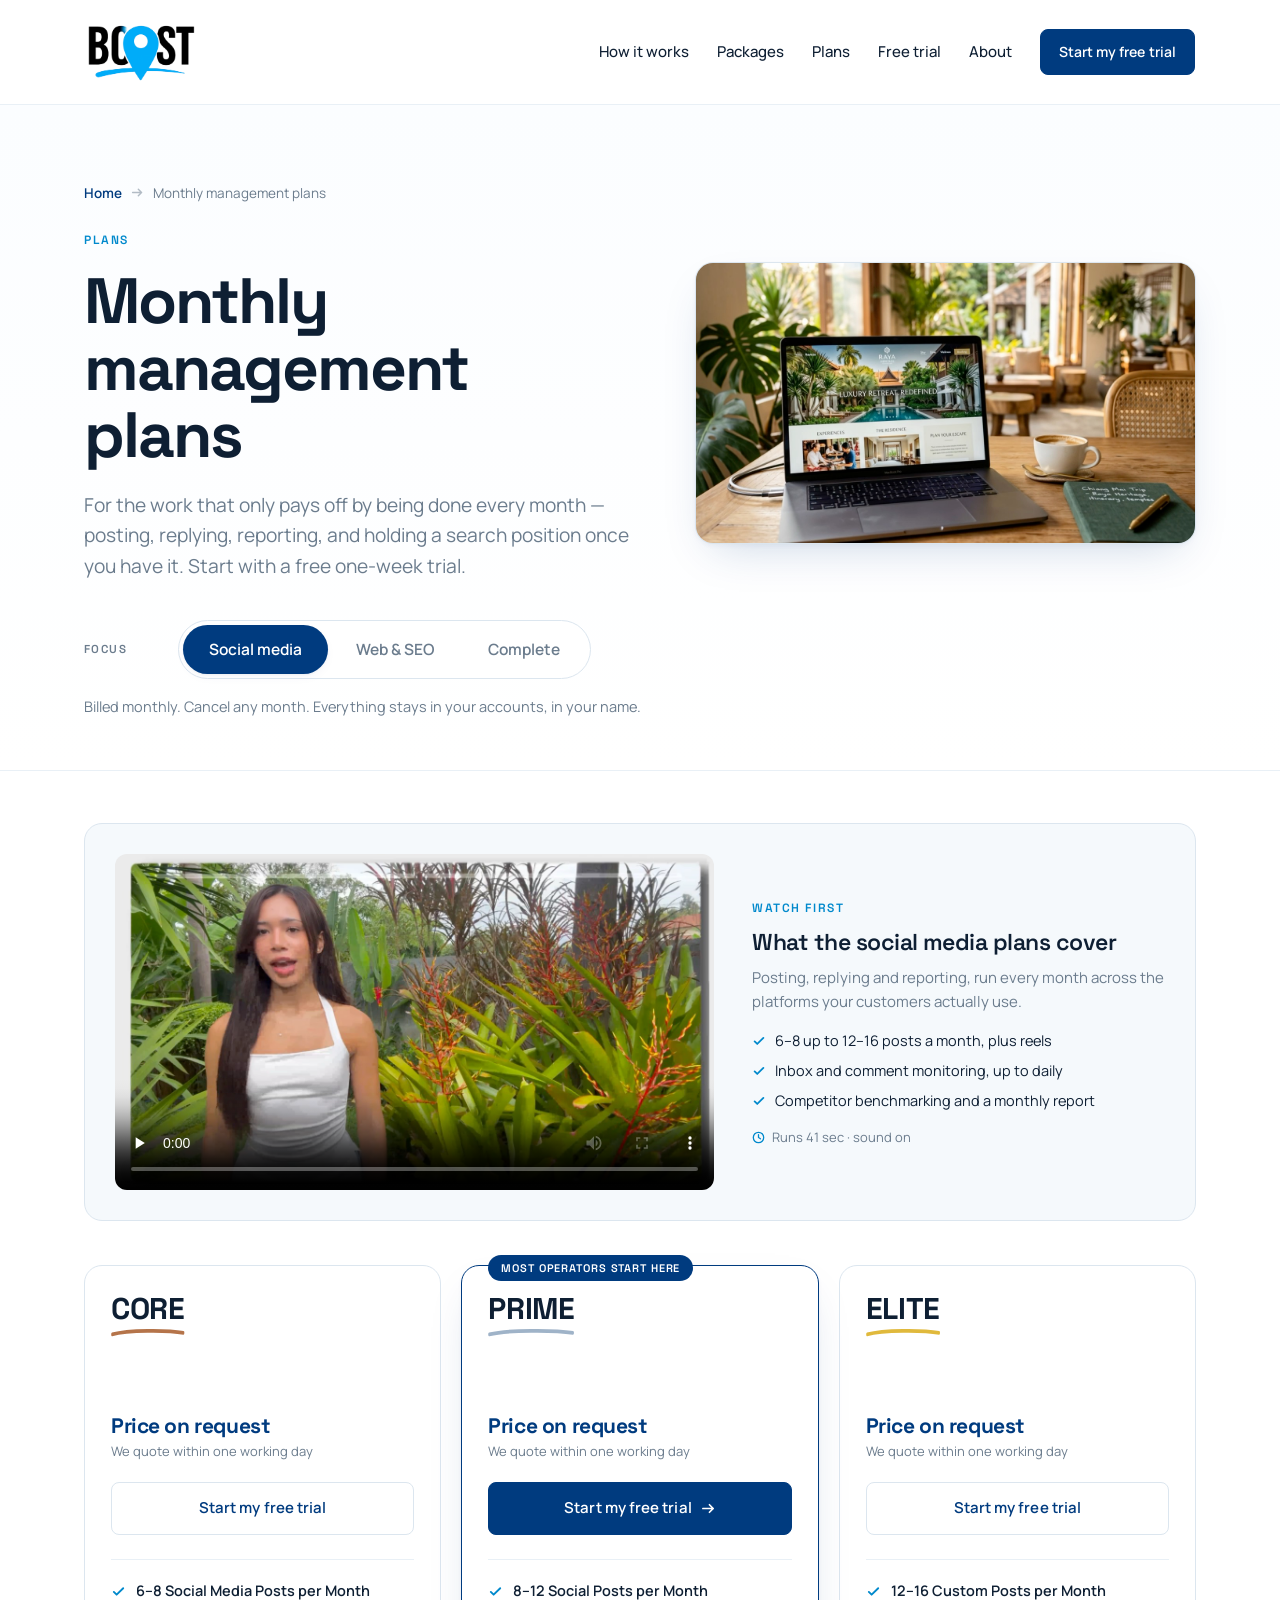
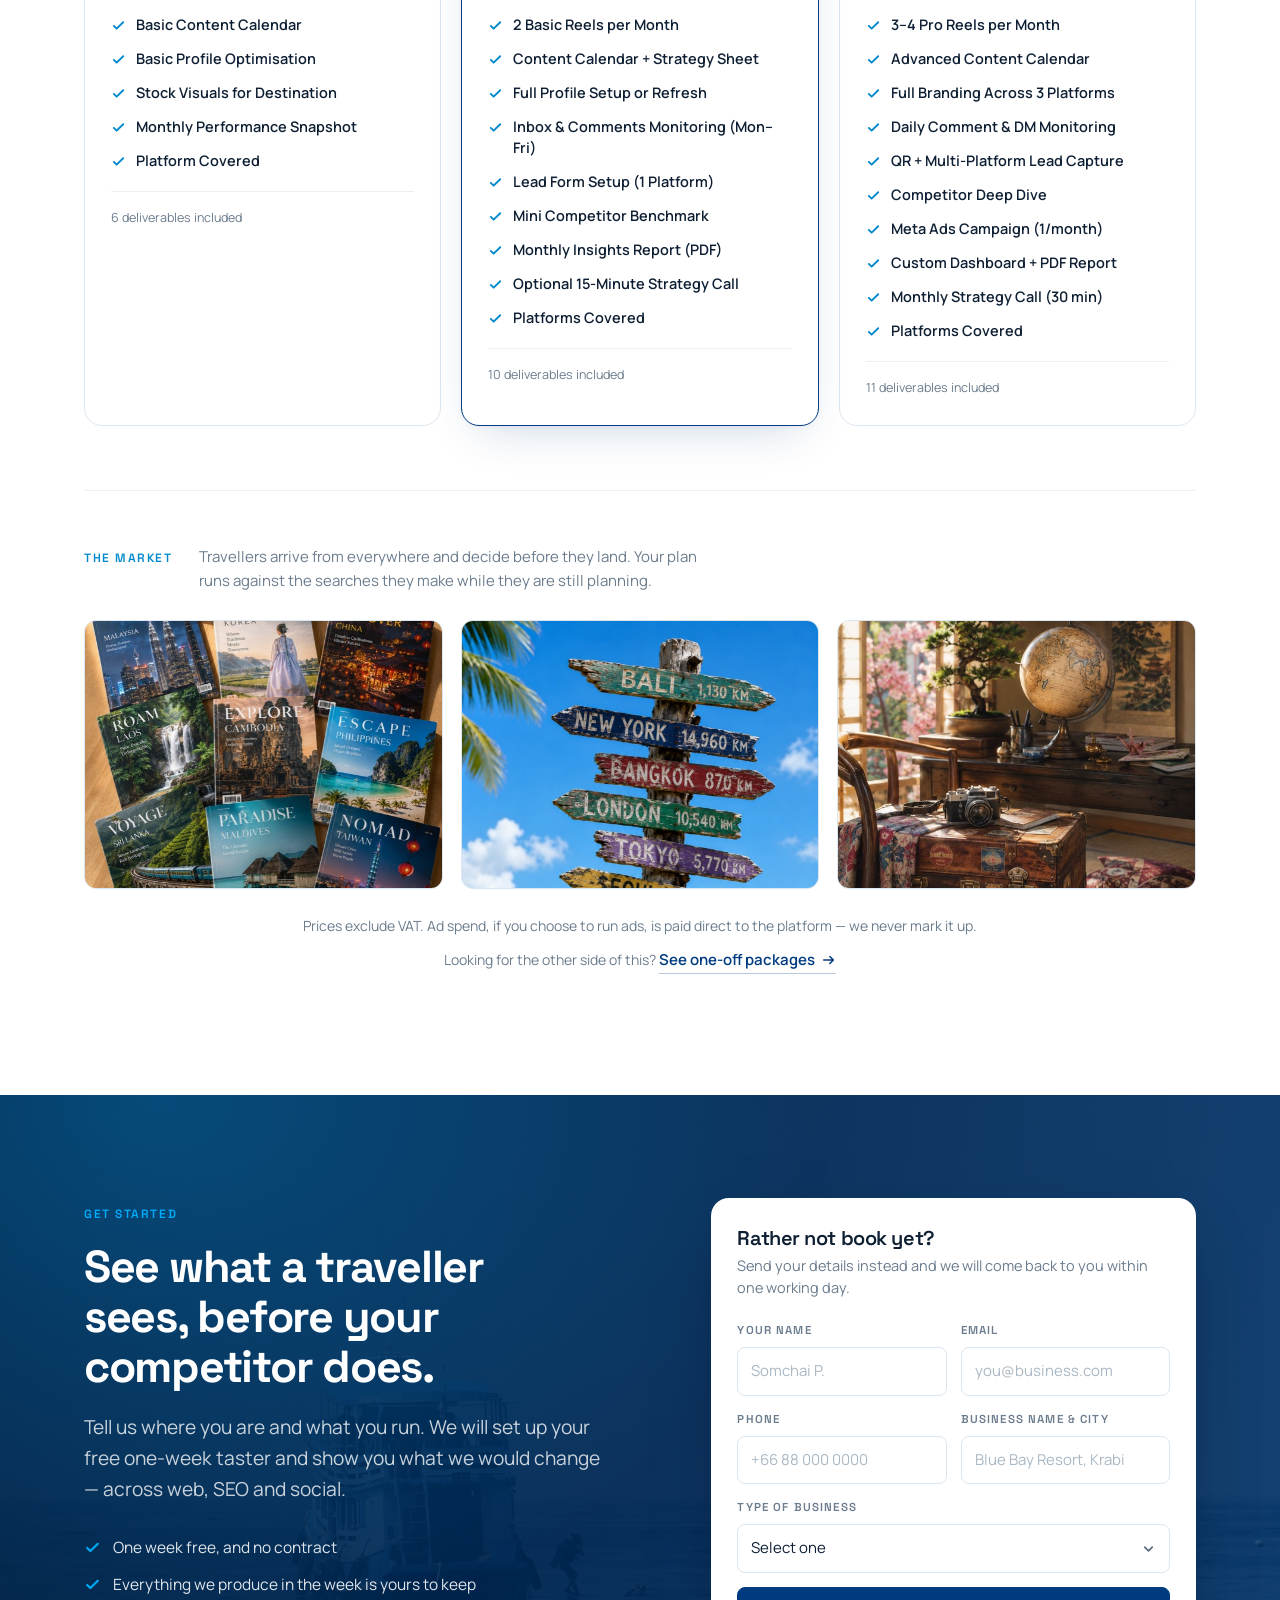
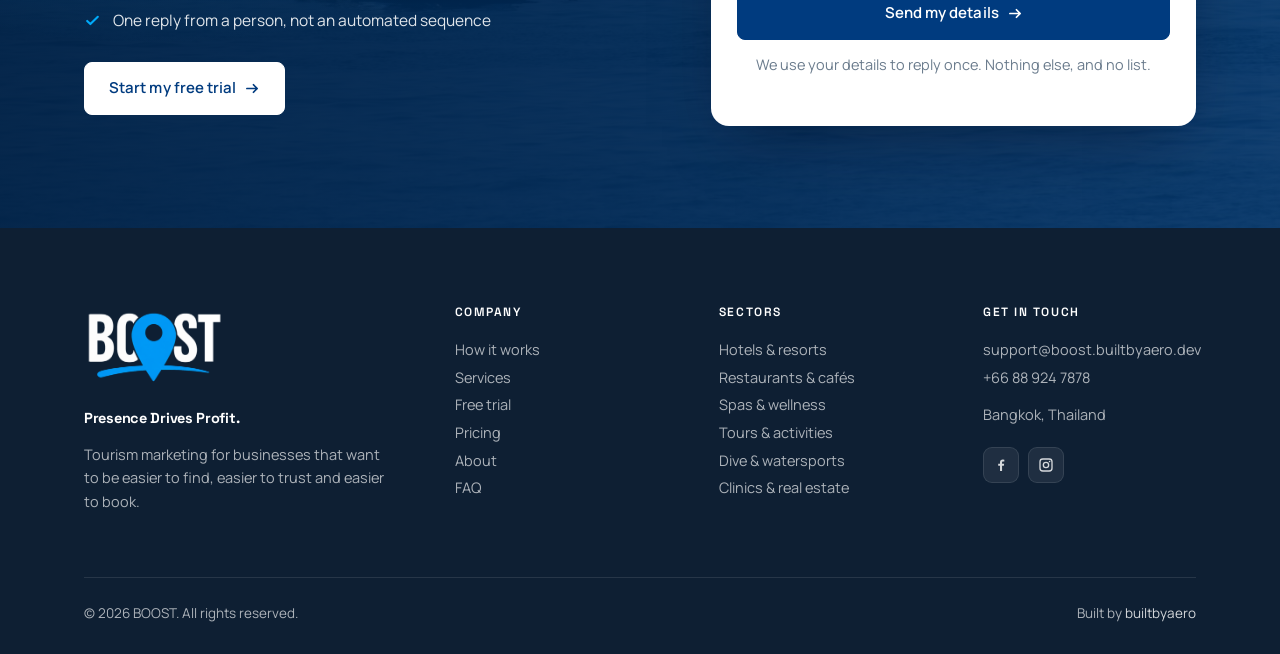
<file: plans.html>
<!doctype html>
<html lang="en">
<head>
<meta charset="utf-8">
<meta name="viewport" content="width=device-width, initial-scale=1">
<title>Monthly Social Media, Web & SEO Management Plans | BOOST</title>
<meta name="description" content="Monthly management for tourism businesses across South-East Asia — posting, reviews, SEO and reporting. Three levels, cancel any month, free 1-week trial to start.">
<meta name="theme-color" content="#FFFFFF">
<link rel="canonical" href="https://boost.builtbyaero.dev/plans.html">
<meta name="robots" content="noindex, nofollow">
<meta property="og:type" content="website">
<meta property="og:site_name" content="BOOST">
<meta property="og:locale" content="en_GB">
<meta property="og:url" content="https://boost.builtbyaero.dev/plans.html">
<meta property="og:title" content="Monthly Social Media, Web & SEO Management Plans | BOOST">
<meta property="og:description" content="Monthly management for tourism businesses across South-East Asia — posting, reviews, SEO and reporting. Three levels, cancel any month, free 1-week trial to start.">
<meta property="og:image" content="https://boost.builtbyaero.dev/assets/img/og-cover.jpg">
<meta property="og:image:width" content="1200">
<meta property="og:image:height" content="630">
<meta property="og:image:alt" content="BOOST — tourists can't choose you if they can't find you">
<meta name="twitter:card" content="summary_large_image">
<meta name="twitter:title" content="Monthly Social Media, Web & SEO Management Plans | BOOST">
<meta name="twitter:description" content="Monthly management for tourism businesses across South-East Asia — posting, reviews, SEO and reporting. Three levels, cancel any month, free 1-week trial to start.">
<meta name="twitter:image" content="https://boost.builtbyaero.dev/assets/img/og-cover.jpg">
<link rel="preconnect" href="https://fonts.googleapis.com">
<link rel="preconnect" href="https://fonts.gstatic.com" crossorigin>
<link href="https://fonts.googleapis.com/css2?family=Manrope:wght@400;500;600;700&family=Space+Grotesk:wght@500;600;700&display=swap" rel="stylesheet">
<link rel="stylesheet" href="assets/boost.css">
<noscript><link rel="stylesheet" href="assets/nojs.css"></noscript>

<script type="application/ld+json">
{
 "@context": "https://schema.org",
 "@graph": [
  {
   "@type": "BreadcrumbList",
   "itemListElement": [
    {
     "@type": "ListItem",
     "position": 1,
     "name": "Home",
     "item": "https://boost.builtbyaero.dev/"
    },
    {
     "@type": "ListItem",
     "position": 2,
     "name": "Monthly management plans",
     "item": "https://boost.builtbyaero.dev/plans.html"
    }
   ]
  },
  {
   "@type": "Service",
   "name": "Monthly tourism marketing management",
   "description": "Monthly social media, web and SEO management for tourism businesses.",
   "provider": {
    "@id": "https://boost.builtbyaero.dev/#organization"
   },
   "serviceType": "Tourism marketing",
   "areaServed": {
    "@type": "Place",
    "name": "South-East Asia"
   },
   "url": "https://boost.builtbyaero.dev/plans.html",
   "hasOfferCatalog": {
    "@type": "OfferCatalog",
    "name": "Monthly tourism marketing management",
    "itemListElement": [
     {
      "@type": "OfferCatalog",
      "name": "Social media",
      "itemListElement": [
       {
        "@type": "Offer",
        "name": "CORE",
        "availability": "https://schema.org/InStock"
       },
       {
        "@type": "Offer",
        "name": "PRIME",
        "availability": "https://schema.org/InStock"
       },
       {
        "@type": "Offer",
        "name": "ELITE",
        "availability": "https://schema.org/InStock"
       }
      ]
     },
     {
      "@type": "OfferCatalog",
      "name": "Web & SEO",
      "itemListElement": [
       {
        "@type": "Offer",
        "name": "CORE",
        "availability": "https://schema.org/InStock"
       },
       {
        "@type": "Offer",
        "name": "PRIME",
        "availability": "https://schema.org/InStock"
       },
       {
        "@type": "Offer",
        "name": "ELITE",
        "availability": "https://schema.org/InStock"
       }
      ]
     },
     {
      "@type": "OfferCatalog",
      "name": "Complete",
      "itemListElement": [
       {
        "@type": "Offer",
        "name": "CORE",
        "availability": "https://schema.org/InStock"
       },
       {
        "@type": "Offer",
        "name": "PRIME",
        "availability": "https://schema.org/InStock"
       },
       {
        "@type": "Offer",
        "name": "ELITE",
        "availability": "https://schema.org/InStock"
       }
      ]
     }
    ]
   }
  }
 ]
}
</script>
</head>
<body>
<a class="skip" href="#main">Skip to content</a>

<header class="hdr" id="hdr">
  <div class="shell">
    <div class="hdr-in">
      <a class="brand" href="index.html" aria-label="BOOST — home">
        <img src="assets/logo-dark.png" alt="BOOST" width="640" height="377">
      </a>
      <nav class="nav" aria-label="Primary">
        <a href="index.html#how">How it works</a>
        <a href="packages.html">Packages</a>
        <a href="plans.html" aria-current="page">Plans</a>
        <a href="index.html#trial">Free trial</a>
        <a href="index.html#about">About</a>
      </nav>
      <a class="btn btn-primary" href="https://calendly.com/harrison-boost-tourism/boost-free-trial-1" target="_blank" rel="noopener">Start my free trial</a>
      <button class="burger" type="button" aria-label="Open menu" aria-expanded="false" aria-controls="mnav"><span></span></button>
    </div>
    <nav class="mnav" id="mnav" aria-label="Mobile">
        <a href="index.html#how">How it works</a>
        <a href="packages.html">Packages</a>
        <a href="plans.html" aria-current="page">Plans</a>
        <a href="index.html#trial">Free trial</a>
        <a href="index.html#about">About</a>
      <a href="index.html#faq">FAQ</a>
      <a class="btn btn-primary" href="https://calendly.com/harrison-boost-tourism/boost-free-trial-1" target="_blank" rel="noopener">Start my free trial</a>
    </nav>
  </div>
</header>

<main id="main">
<section class="phero">
  <div class="shell">
    <p class="crumb"><a href="index.html">Home</a> <svg viewBox="0 0 16 16" fill="none" aria-hidden="true"><path d="M2 8h11M9 4l4 4-4 4" stroke="currentColor" stroke-width="1.8" stroke-linecap="round" stroke-linejoin="round"/></svg> <span>Monthly management plans</span></p>
    <div class="phero-grid">
      <div>
        <span class="label">Plans</span>
        <h1>Monthly management plans</h1>
        <p class="lede">For the work that only pays off by being done every month — posting, replying, reporting, and holding a search position once you have it. Start with a free one-week trial.</p>
      </div>
      <figure class="phero-media">
        <video src="assets/video/site-loop.mp4" poster="assets/video/site-loop-poster.jpg"
               autoplay muted loop playsinline preload="metadata"
               aria-label="A tourism website open on a laptop"></video>
      </figure>
    </div>
      <div class="switch-row">
        <span class="sw-label">Focus</span>
        <div class="seg seg-light" role="group" aria-label="Service focus">
          <button type="button" data-fam="social" aria-pressed="true">Social media</button>
          <button type="button" data-fam="web" aria-pressed="false">Web &amp; SEO</button>
          <button type="button" data-fam="complete" aria-pressed="false">Complete</button>
        </div>
      </div>
      <p class="mode-note">Billed monthly. Cancel any month. Everything stays in your accounts, in your name.</p>
  </div>
</section>

<section class="section pt-sec">
  <div class="shell">
    <div class="rv">

    <div class="fam-panel fam-view" data-fam="social">
      <div class="vblock">
        <figure class="vwrap">
          <video controls preload="none" playsinline
                 src="assets/video/plan-social.mp4" poster="assets/video/plan-social-poster.jpg"></video>
        </figure>
        <div class="vmeta">
          <span class="label">Watch first</span>
          <h3>What the social media plans cover</h3>
          <p>Posting, replying and reporting, run every month across the platforms your customers actually use.</p>
          <ul>
            <li><svg viewBox="0 0 16 16" fill="none" aria-hidden="true"><path d="M3 8.4l3 3L13 4.5" stroke="currentColor" stroke-width="2" stroke-linecap="round" stroke-linejoin="round"/></svg><span>6–8 up to 12–16 posts a month, plus reels</span></li>
            <li><svg viewBox="0 0 16 16" fill="none" aria-hidden="true"><path d="M3 8.4l3 3L13 4.5" stroke="currentColor" stroke-width="2" stroke-linecap="round" stroke-linejoin="round"/></svg><span>Inbox and comment monitoring, up to daily</span></li>
            <li><svg viewBox="0 0 16 16" fill="none" aria-hidden="true"><path d="M3 8.4l3 3L13 4.5" stroke="currentColor" stroke-width="2" stroke-linecap="round" stroke-linejoin="round"/></svg><span>Competitor benchmarking and a monthly report</span></li>
          </ul>
          <span class="vrun"><svg viewBox="0 0 16 16" fill="none" aria-hidden="true"><circle cx="8" cy="8" r="6.4" stroke="currentColor" stroke-width="1.6"/><path d="M8 4.6V8l2.4 1.6" stroke="currentColor" stroke-width="1.6" stroke-linecap="round"/></svg> Runs 41 sec · sound on</span>
        </div>
      </div>
      <div class="plan-grid" data-fam="social">
      <article class="plan" data-tier="core">
        <span class="plan-name">CORE<svg viewBox="0 0 200 12" preserveAspectRatio="none" aria-hidden="true"><path d="M3 8.5C46 2.5 154 2.5 197 6.5" stroke="currentColor" stroke-width="5" stroke-linecap="round" fill="none"/></svg></span>
        <p class="plan-for"></p>
        <p class="plan-price" data-price="" data-unit="/ month" data-terms="Billed monthly"><b class="ask">Price on request</b></p>
        <p class="plan-terms">We quote within one working day</p>
        <a class="btn btn-ghost" href="https://calendly.com/harrison-boost-tourism/boost-free-trial-1" target="_blank" rel="noopener">Start my free trial</a>
        <ul class="plan-list">
          <li><svg viewBox="0 0 16 16" fill="none" aria-hidden="true"><path d="M3 8.4l3 3L13 4.5" stroke="currentColor" stroke-width="2" stroke-linecap="round" stroke-linejoin="round"/></svg><div><b>6–8 Social Media Posts per Month</b></div></li>
          <li><svg viewBox="0 0 16 16" fill="none" aria-hidden="true"><path d="M3 8.4l3 3L13 4.5" stroke="currentColor" stroke-width="2" stroke-linecap="round" stroke-linejoin="round"/></svg><div><b>Basic Content Calendar</b></div></li>
          <li><svg viewBox="0 0 16 16" fill="none" aria-hidden="true"><path d="M3 8.4l3 3L13 4.5" stroke="currentColor" stroke-width="2" stroke-linecap="round" stroke-linejoin="round"/></svg><div><b>Basic Profile Optimisation</b></div></li>
          <li><svg viewBox="0 0 16 16" fill="none" aria-hidden="true"><path d="M3 8.4l3 3L13 4.5" stroke="currentColor" stroke-width="2" stroke-linecap="round" stroke-linejoin="round"/></svg><div><b>Stock Visuals for Destination</b></div></li>
          <li><svg viewBox="0 0 16 16" fill="none" aria-hidden="true"><path d="M3 8.4l3 3L13 4.5" stroke="currentColor" stroke-width="2" stroke-linecap="round" stroke-linejoin="round"/></svg><div><b>Monthly Performance Snapshot</b></div></li>
          <li><svg viewBox="0 0 16 16" fill="none" aria-hidden="true"><path d="M3 8.4l3 3L13 4.5" stroke="currentColor" stroke-width="2" stroke-linecap="round" stroke-linejoin="round"/></svg><div><b>Platform Covered</b></div></li>
        </ul>
        <p class="plan-count">6 deliverables included</p>
      </article>
      <article class="plan featured" data-tier="prime">
        <span class="plan-name">PRIME<svg viewBox="0 0 200 12" preserveAspectRatio="none" aria-hidden="true"><path d="M3 8.5C46 2.5 154 2.5 197 6.5" stroke="currentColor" stroke-width="5" stroke-linecap="round" fill="none"/></svg></span>
        <p class="plan-for"></p>
        <p class="plan-price" data-price="" data-unit="/ month" data-terms="Billed monthly"><b class="ask">Price on request</b></p>
        <p class="plan-terms">We quote within one working day</p>
        <a class="btn btn-primary" href="https://calendly.com/harrison-boost-tourism/boost-free-trial-1" target="_blank" rel="noopener">Start my free trial<svg viewBox="0 0 16 16" fill="none" aria-hidden="true"><path d="M2 8h11M9 4l4 4-4 4" stroke="currentColor" stroke-width="1.8" stroke-linecap="round" stroke-linejoin="round"/></svg></a>
        <ul class="plan-list">
          <li><svg viewBox="0 0 16 16" fill="none" aria-hidden="true"><path d="M3 8.4l3 3L13 4.5" stroke="currentColor" stroke-width="2" stroke-linecap="round" stroke-linejoin="round"/></svg><div><b>8–12 Social Posts per Month</b></div></li>
          <li><svg viewBox="0 0 16 16" fill="none" aria-hidden="true"><path d="M3 8.4l3 3L13 4.5" stroke="currentColor" stroke-width="2" stroke-linecap="round" stroke-linejoin="round"/></svg><div><b>2 Basic Reels per Month</b></div></li>
          <li><svg viewBox="0 0 16 16" fill="none" aria-hidden="true"><path d="M3 8.4l3 3L13 4.5" stroke="currentColor" stroke-width="2" stroke-linecap="round" stroke-linejoin="round"/></svg><div><b>Content Calendar + Strategy Sheet</b></div></li>
          <li><svg viewBox="0 0 16 16" fill="none" aria-hidden="true"><path d="M3 8.4l3 3L13 4.5" stroke="currentColor" stroke-width="2" stroke-linecap="round" stroke-linejoin="round"/></svg><div><b>Full Profile Setup or Refresh</b></div></li>
          <li><svg viewBox="0 0 16 16" fill="none" aria-hidden="true"><path d="M3 8.4l3 3L13 4.5" stroke="currentColor" stroke-width="2" stroke-linecap="round" stroke-linejoin="round"/></svg><div><b>Inbox &amp; Comments Monitoring (Mon–Fri)</b></div></li>
          <li><svg viewBox="0 0 16 16" fill="none" aria-hidden="true"><path d="M3 8.4l3 3L13 4.5" stroke="currentColor" stroke-width="2" stroke-linecap="round" stroke-linejoin="round"/></svg><div><b>Lead Form Setup (1 Platform)</b></div></li>
          <li><svg viewBox="0 0 16 16" fill="none" aria-hidden="true"><path d="M3 8.4l3 3L13 4.5" stroke="currentColor" stroke-width="2" stroke-linecap="round" stroke-linejoin="round"/></svg><div><b>Mini Competitor Benchmark</b></div></li>
          <li><svg viewBox="0 0 16 16" fill="none" aria-hidden="true"><path d="M3 8.4l3 3L13 4.5" stroke="currentColor" stroke-width="2" stroke-linecap="round" stroke-linejoin="round"/></svg><div><b>Monthly Insights Report (PDF)</b></div></li>
          <li><svg viewBox="0 0 16 16" fill="none" aria-hidden="true"><path d="M3 8.4l3 3L13 4.5" stroke="currentColor" stroke-width="2" stroke-linecap="round" stroke-linejoin="round"/></svg><div><b>Optional 15-Minute Strategy Call</b></div></li>
          <li><svg viewBox="0 0 16 16" fill="none" aria-hidden="true"><path d="M3 8.4l3 3L13 4.5" stroke="currentColor" stroke-width="2" stroke-linecap="round" stroke-linejoin="round"/></svg><div><b>Platforms Covered</b></div></li>
        </ul>
        <p class="plan-count">10 deliverables included</p>
      </article>
      <article class="plan" data-tier="elite">
        <span class="plan-name">ELITE<svg viewBox="0 0 200 12" preserveAspectRatio="none" aria-hidden="true"><path d="M3 8.5C46 2.5 154 2.5 197 6.5" stroke="currentColor" stroke-width="5" stroke-linecap="round" fill="none"/></svg></span>
        <p class="plan-for"></p>
        <p class="plan-price" data-price="" data-unit="/ month" data-terms="Billed monthly"><b class="ask">Price on request</b></p>
        <p class="plan-terms">We quote within one working day</p>
        <a class="btn btn-ghost" href="https://calendly.com/harrison-boost-tourism/boost-free-trial-1" target="_blank" rel="noopener">Start my free trial</a>
        <ul class="plan-list">
          <li><svg viewBox="0 0 16 16" fill="none" aria-hidden="true"><path d="M3 8.4l3 3L13 4.5" stroke="currentColor" stroke-width="2" stroke-linecap="round" stroke-linejoin="round"/></svg><div><b>12–16 Custom Posts per Month</b></div></li>
          <li><svg viewBox="0 0 16 16" fill="none" aria-hidden="true"><path d="M3 8.4l3 3L13 4.5" stroke="currentColor" stroke-width="2" stroke-linecap="round" stroke-linejoin="round"/></svg><div><b>3–4 Pro Reels per Month</b></div></li>
          <li><svg viewBox="0 0 16 16" fill="none" aria-hidden="true"><path d="M3 8.4l3 3L13 4.5" stroke="currentColor" stroke-width="2" stroke-linecap="round" stroke-linejoin="round"/></svg><div><b>Advanced Content Calendar</b></div></li>
          <li><svg viewBox="0 0 16 16" fill="none" aria-hidden="true"><path d="M3 8.4l3 3L13 4.5" stroke="currentColor" stroke-width="2" stroke-linecap="round" stroke-linejoin="round"/></svg><div><b>Full Branding Across 3 Platforms</b></div></li>
          <li><svg viewBox="0 0 16 16" fill="none" aria-hidden="true"><path d="M3 8.4l3 3L13 4.5" stroke="currentColor" stroke-width="2" stroke-linecap="round" stroke-linejoin="round"/></svg><div><b>Daily Comment &amp; DM Monitoring</b></div></li>
          <li><svg viewBox="0 0 16 16" fill="none" aria-hidden="true"><path d="M3 8.4l3 3L13 4.5" stroke="currentColor" stroke-width="2" stroke-linecap="round" stroke-linejoin="round"/></svg><div><b>QR + Multi-Platform Lead Capture</b></div></li>
          <li><svg viewBox="0 0 16 16" fill="none" aria-hidden="true"><path d="M3 8.4l3 3L13 4.5" stroke="currentColor" stroke-width="2" stroke-linecap="round" stroke-linejoin="round"/></svg><div><b>Competitor Deep Dive</b></div></li>
          <li><svg viewBox="0 0 16 16" fill="none" aria-hidden="true"><path d="M3 8.4l3 3L13 4.5" stroke="currentColor" stroke-width="2" stroke-linecap="round" stroke-linejoin="round"/></svg><div><b>Meta Ads Campaign (1/month)</b></div></li>
          <li><svg viewBox="0 0 16 16" fill="none" aria-hidden="true"><path d="M3 8.4l3 3L13 4.5" stroke="currentColor" stroke-width="2" stroke-linecap="round" stroke-linejoin="round"/></svg><div><b>Custom Dashboard + PDF Report</b></div></li>
          <li><svg viewBox="0 0 16 16" fill="none" aria-hidden="true"><path d="M3 8.4l3 3L13 4.5" stroke="currentColor" stroke-width="2" stroke-linecap="round" stroke-linejoin="round"/></svg><div><b>Monthly Strategy Call (30 min)</b></div></li>
          <li><svg viewBox="0 0 16 16" fill="none" aria-hidden="true"><path d="M3 8.4l3 3L13 4.5" stroke="currentColor" stroke-width="2" stroke-linecap="round" stroke-linejoin="round"/></svg><div><b>Platforms Covered</b></div></li>
        </ul>
        <p class="plan-count">11 deliverables included</p>
      </article>
    </div>
    </div>
    <div class="fam-panel fam-view" data-fam="web" hidden>
      <div class="vblock">
        <figure class="vwrap">
          <video controls preload="none" playsinline
                 src="assets/video/plan-web.mp4" poster="assets/video/plan-web-poster.jpg"></video>
        </figure>
        <div class="vmeta">
          <span class="label">Watch first</span>
          <h3>What the web &amp; SEO plans cover</h3>
          <p>Holding a search position once you have it, and shortening the path between interested and booked.</p>
          <ul>
            <li><svg viewBox="0 0 16 16" fill="none" aria-hidden="true"><path d="M3 8.4l3 3L13 4.5" stroke="currentColor" stroke-width="2" stroke-linecap="round" stroke-linejoin="round"/></svg><span>Ongoing SEO and position tracking</span></li>
            <li><svg viewBox="0 0 16 16" fill="none" aria-hidden="true"><path d="M3 8.4l3 3L13 4.5" stroke="currentColor" stroke-width="2" stroke-linecap="round" stroke-linejoin="round"/></svg><span>Website and booking-path improvements</span></li>
            <li><svg viewBox="0 0 16 16" fill="none" aria-hidden="true"><path d="M3 8.4l3 3L13 4.5" stroke="currentColor" stroke-width="2" stroke-linecap="round" stroke-linejoin="round"/></svg><span>PPC, OTA strategy and reputation alerts</span></li>
          </ul>
          <span class="vrun"><svg viewBox="0 0 16 16" fill="none" aria-hidden="true"><circle cx="8" cy="8" r="6.4" stroke="currentColor" stroke-width="1.6"/><path d="M8 4.6V8l2.4 1.6" stroke="currentColor" stroke-width="1.6" stroke-linecap="round"/></svg> Runs 24 sec · sound on</span>
        </div>
      </div>
      <div class="plan-grid" data-fam="web">
      <article class="plan" data-tier="core">
        <span class="plan-name">CORE<svg viewBox="0 0 200 12" preserveAspectRatio="none" aria-hidden="true"><path d="M3 8.5C46 2.5 154 2.5 197 6.5" stroke="currentColor" stroke-width="5" stroke-linecap="round" fill="none"/></svg></span>
        <p class="plan-for">For small tourism businesses establishing their online presence and building credibility.</p>
        <p class="plan-price" data-price="" data-unit="/ month" data-terms="Billed monthly"><b class="ask">Price on request</b></p>
        <p class="plan-terms">We quote within one working day</p>
        <a class="btn btn-ghost" href="https://calendly.com/harrison-boost-tourism/boost-free-trial-1" target="_blank" rel="noopener">Start my free trial</a>
        <ul class="plan-list">
          <li><svg viewBox="0 0 16 16" fill="none" aria-hidden="true"><path d="M3 8.4l3 3L13 4.5" stroke="currentColor" stroke-width="2" stroke-linecap="round" stroke-linejoin="round"/></svg><div><b>Basic SEO Setup + Audit</b></div></li>
          <li><svg viewBox="0 0 16 16" fill="none" aria-hidden="true"><path d="M3 8.4l3 3L13 4.5" stroke="currentColor" stroke-width="2" stroke-linecap="round" stroke-linejoin="round"/></svg><div><b>1-Page Website Refresh or Landing Page</b></div></li>
          <li><svg viewBox="0 0 16 16" fill="none" aria-hidden="true"><path d="M3 8.4l3 3L13 4.5" stroke="currentColor" stroke-width="2" stroke-linecap="round" stroke-linejoin="round"/></svg><div><b>Google Business Profile Optimisation</b></div></li>
          <li><svg viewBox="0 0 16 16" fill="none" aria-hidden="true"><path d="M3 8.4l3 3L13 4.5" stroke="currentColor" stroke-width="2" stroke-linecap="round" stroke-linejoin="round"/></svg><div><b>Basic Lead Capture Installation</b></div></li>
          <li><svg viewBox="0 0 16 16" fill="none" aria-hidden="true"><path d="M3 8.4l3 3L13 4.5" stroke="currentColor" stroke-width="2" stroke-linecap="round" stroke-linejoin="round"/></svg><div><b>Review Management Setup</b></div></li>
          <li><svg viewBox="0 0 16 16" fill="none" aria-hidden="true"><path d="M3 8.4l3 3L13 4.5" stroke="currentColor" stroke-width="2" stroke-linecap="round" stroke-linejoin="round"/></svg><div><b>Monthly SEO Snapshot Report</b></div></li>
        </ul>
        <p class="plan-count">6 deliverables included</p>
      </article>
      <article class="plan featured" data-tier="prime">
        <span class="plan-name">PRIME<svg viewBox="0 0 200 12" preserveAspectRatio="none" aria-hidden="true"><path d="M3 8.5C46 2.5 154 2.5 197 6.5" stroke="currentColor" stroke-width="5" stroke-linecap="round" fill="none"/></svg></span>
        <p class="plan-for"></p>
        <p class="plan-price" data-price="" data-unit="/ month" data-terms="Billed monthly"><b class="ask">Price on request</b></p>
        <p class="plan-terms">We quote within one working day</p>
        <a class="btn btn-primary" href="https://calendly.com/harrison-boost-tourism/boost-free-trial-1" target="_blank" rel="noopener">Start my free trial<svg viewBox="0 0 16 16" fill="none" aria-hidden="true"><path d="M2 8h11M9 4l4 4-4 4" stroke="currentColor" stroke-width="1.8" stroke-linecap="round" stroke-linejoin="round"/></svg></a>
        <ul class="plan-list">
          <li><svg viewBox="0 0 16 16" fill="none" aria-hidden="true"><path d="M3 8.4l3 3L13 4.5" stroke="currentColor" stroke-width="2" stroke-linecap="round" stroke-linejoin="round"/></svg><div><b>Expanded SEO Implementation</b></div></li>
          <li><svg viewBox="0 0 16 16" fill="none" aria-hidden="true"><path d="M3 8.4l3 3L13 4.5" stroke="currentColor" stroke-width="2" stroke-linecap="round" stroke-linejoin="round"/></svg><div><b>3–5 Page Website Build or Overhaul</b></div></li>
          <li><svg viewBox="0 0 16 16" fill="none" aria-hidden="true"><path d="M3 8.4l3 3L13 4.5" stroke="currentColor" stroke-width="2" stroke-linecap="round" stroke-linejoin="round"/></svg><div><b>Local Listing &amp; OTA Profile Optimisation</b></div></li>
          <li><svg viewBox="0 0 16 16" fill="none" aria-hidden="true"><path d="M3 8.4l3 3L13 4.5" stroke="currentColor" stroke-width="2" stroke-linecap="round" stroke-linejoin="round"/></svg><div><b>Intro PPC Campaign Setup</b></div></li>
          <li><svg viewBox="0 0 16 16" fill="none" aria-hidden="true"><path d="M3 8.4l3 3L13 4.5" stroke="currentColor" stroke-width="2" stroke-linecap="round" stroke-linejoin="round"/></svg><div><b>Multi-Channel Lead Capture System</b></div></li>
          <li><svg viewBox="0 0 16 16" fill="none" aria-hidden="true"><path d="M3 8.4l3 3L13 4.5" stroke="currentColor" stroke-width="2" stroke-linecap="round" stroke-linejoin="round"/></svg><div><b>Online Review Monitoring + Response Templates</b></div></li>
          <li><svg viewBox="0 0 16 16" fill="none" aria-hidden="true"><path d="M3 8.4l3 3L13 4.5" stroke="currentColor" stroke-width="2" stroke-linecap="round" stroke-linejoin="round"/></svg><div><b>Detailed Monthly Report</b></div></li>
        </ul>
        <p class="plan-count">7 deliverables included</p>
      </article>
      <article class="plan" data-tier="elite">
        <span class="plan-name">ELITE<svg viewBox="0 0 200 12" preserveAspectRatio="none" aria-hidden="true"><path d="M3 8.5C46 2.5 154 2.5 197 6.5" stroke="currentColor" stroke-width="5" stroke-linecap="round" fill="none"/></svg></span>
        <p class="plan-for">For tourism businesses investing in full digital independence and direct booking growth.</p>
        <p class="plan-price" data-price="" data-unit="/ month" data-terms="Billed monthly"><b class="ask">Price on request</b></p>
        <p class="plan-terms">We quote within one working day</p>
        <a class="btn btn-ghost" href="https://calendly.com/harrison-boost-tourism/boost-free-trial-1" target="_blank" rel="noopener">Start my free trial</a>
        <ul class="plan-list">
          <li><svg viewBox="0 0 16 16" fill="none" aria-hidden="true"><path d="M3 8.4l3 3L13 4.5" stroke="currentColor" stroke-width="2" stroke-linecap="round" stroke-linejoin="round"/></svg><div><b>Advanced SEO Campaign (Ongoing)</b></div></li>
          <li><svg viewBox="0 0 16 16" fill="none" aria-hidden="true"><path d="M3 8.4l3 3L13 4.5" stroke="currentColor" stroke-width="2" stroke-linecap="round" stroke-linejoin="round"/></svg><div><b>Conversion-Optimised Website (5–8 Pages)</b></div></li>
          <li><svg viewBox="0 0 16 16" fill="none" aria-hidden="true"><path d="M3 8.4l3 3L13 4.5" stroke="currentColor" stroke-width="2" stroke-linecap="round" stroke-linejoin="round"/></svg><div><b>OTA Diversification Strategy</b></div></li>
          <li><svg viewBox="0 0 16 16" fill="none" aria-hidden="true"><path d="M3 8.4l3 3L13 4.5" stroke="currentColor" stroke-width="2" stroke-linecap="round" stroke-linejoin="round"/></svg><div><b>PPC Ad Management</b></div></li>
          <li><svg viewBox="0 0 16 16" fill="none" aria-hidden="true"><path d="M3 8.4l3 3L13 4.5" stroke="currentColor" stroke-width="2" stroke-linecap="round" stroke-linejoin="round"/></svg><div><b>Integrated Lead Funnel System</b></div></li>
          <li><svg viewBox="0 0 16 16" fill="none" aria-hidden="true"><path d="M3 8.4l3 3L13 4.5" stroke="currentColor" stroke-width="2" stroke-linecap="round" stroke-linejoin="round"/></svg><div><b>Reputation Management &amp; Alerts</b></div></li>
          <li><svg viewBox="0 0 16 16" fill="none" aria-hidden="true"><path d="M3 8.4l3 3L13 4.5" stroke="currentColor" stroke-width="2" stroke-linecap="round" stroke-linejoin="round"/></svg><div><b>Monthly Performance Dashboard + PDF Report</b></div></li>
        </ul>
        <p class="plan-count">7 deliverables included</p>
      </article>
    </div>
    </div>
    <div class="fam-panel fam-view" data-fam="complete" hidden>
      <div class="vblock">
        <figure class="vwrap">
          <video controls preload="none" playsinline
                 src="assets/video/plan-complete.mp4" poster="assets/video/plan-complete-poster.jpg"></video>
        </figure>
        <div class="vmeta">
          <span class="label">Watch first</span>
          <h3>What the complete plans cover</h3>
          <p>Search, website, social and ads run as one programme rather than three separate retainers.</p>
          <ul>
            <li><svg viewBox="0 0 16 16" fill="none" aria-hidden="true"><path d="M3 8.4l3 3L13 4.5" stroke="currentColor" stroke-width="2" stroke-linecap="round" stroke-linejoin="round"/></svg><span>Everything from both plans, coordinated</span></li>
            <li><svg viewBox="0 0 16 16" fill="none" aria-hidden="true"><path d="M3 8.4l3 3L13 4.5" stroke="currentColor" stroke-width="2" stroke-linecap="round" stroke-linejoin="round"/></svg><span>Content, calendar and daily monitoring</span></li>
            <li><svg viewBox="0 0 16 16" fill="none" aria-hidden="true"><path d="M3 8.4l3 3L13 4.5" stroke="currentColor" stroke-width="2" stroke-linecap="round" stroke-linejoin="round"/></svg><span>One dashboard and one monthly report</span></li>
          </ul>
          <span class="vrun"><svg viewBox="0 0 16 16" fill="none" aria-hidden="true"><circle cx="8" cy="8" r="6.4" stroke="currentColor" stroke-width="1.6"/><path d="M8 4.6V8l2.4 1.6" stroke="currentColor" stroke-width="1.6" stroke-linecap="round"/></svg> Runs 42 sec · sound on</span>
        </div>
      </div>
      <div class="plan-grid" data-fam="complete">
      <article class="plan" data-tier="core">
        <span class="plan-name">CORE<svg viewBox="0 0 200 12" preserveAspectRatio="none" aria-hidden="true"><path d="M3 8.5C46 2.5 154 2.5 197 6.5" stroke="currentColor" stroke-width="5" stroke-linecap="round" fill="none"/></svg></span>
        <p class="plan-for">For small businesses that need a solid foundation across both website and social media.</p>
        <p class="plan-price" data-price="" data-unit="/ month" data-terms="Billed monthly"><b class="ask">Price on request</b></p>
        <p class="plan-terms">We quote within one working day</p>
        <a class="btn btn-ghost" href="https://calendly.com/harrison-boost-tourism/boost-free-trial-1" target="_blank" rel="noopener">Start my free trial</a>
        <ul class="plan-list">
          <li><svg viewBox="0 0 16 16" fill="none" aria-hidden="true"><path d="M3 8.4l3 3L13 4.5" stroke="currentColor" stroke-width="2" stroke-linecap="round" stroke-linejoin="round"/></svg><div><b>Homepage SEO + Google Profile Optimisation</b></div></li>
          <li><svg viewBox="0 0 16 16" fill="none" aria-hidden="true"><path d="M3 8.4l3 3L13 4.5" stroke="currentColor" stroke-width="2" stroke-linecap="round" stroke-linejoin="round"/></svg><div><b>1-Page Website or Landing Page Refresh</b></div></li>
          <li><svg viewBox="0 0 16 16" fill="none" aria-hidden="true"><path d="M3 8.4l3 3L13 4.5" stroke="currentColor" stroke-width="2" stroke-linecap="round" stroke-linejoin="round"/></svg><div><b>Social Media Setup or Optimisation</b></div></li>
          <li><svg viewBox="0 0 16 16" fill="none" aria-hidden="true"><path d="M3 8.4l3 3L13 4.5" stroke="currentColor" stroke-width="2" stroke-linecap="round" stroke-linejoin="round"/></svg><div><b>Content Creation (4 Posts/Month)</b></div></li>
          <li><svg viewBox="0 0 16 16" fill="none" aria-hidden="true"><path d="M3 8.4l3 3L13 4.5" stroke="currentColor" stroke-width="2" stroke-linecap="round" stroke-linejoin="round"/></svg><div><b>Lead Capture Setup (1 Method)</b></div></li>
          <li><svg viewBox="0 0 16 16" fill="none" aria-hidden="true"><path d="M3 8.4l3 3L13 4.5" stroke="currentColor" stroke-width="2" stroke-linecap="round" stroke-linejoin="round"/></svg><div><b>Monthly SEO &amp; Social Insights</b></div></li>
        </ul>
        <p class="plan-count">6 deliverables included</p>
      </article>
      <article class="plan featured" data-tier="prime">
        <span class="plan-name">PRIME<svg viewBox="0 0 200 12" preserveAspectRatio="none" aria-hidden="true"><path d="M3 8.5C46 2.5 154 2.5 197 6.5" stroke="currentColor" stroke-width="5" stroke-linecap="round" fill="none"/></svg></span>
        <p class="plan-for">For mid-size operators wanting to grow both organic search and social presence with consistent campaigns.</p>
        <p class="plan-price" data-price="" data-unit="/ month" data-terms="Billed monthly"><b class="ask">Price on request</b></p>
        <p class="plan-terms">We quote within one working day</p>
        <a class="btn btn-primary" href="https://calendly.com/harrison-boost-tourism/boost-free-trial-1" target="_blank" rel="noopener">Start my free trial<svg viewBox="0 0 16 16" fill="none" aria-hidden="true"><path d="M2 8h11M9 4l4 4-4 4" stroke="currentColor" stroke-width="1.8" stroke-linecap="round" stroke-linejoin="round"/></svg></a>
        <ul class="plan-list">
          <li><svg viewBox="0 0 16 16" fill="none" aria-hidden="true"><path d="M3 8.4l3 3L13 4.5" stroke="currentColor" stroke-width="2" stroke-linecap="round" stroke-linejoin="round"/></svg><div><b>Full SEO Setup (Up to 5 Pages)</b></div></li>
          <li><svg viewBox="0 0 16 16" fill="none" aria-hidden="true"><path d="M3 8.4l3 3L13 4.5" stroke="currentColor" stroke-width="2" stroke-linecap="round" stroke-linejoin="round"/></svg><div><b>3–5 Page Website Build or Overhaul</b></div></li>
          <li><svg viewBox="0 0 16 16" fill="none" aria-hidden="true"><path d="M3 8.4l3 3L13 4.5" stroke="currentColor" stroke-width="2" stroke-linecap="round" stroke-linejoin="round"/></svg><div><b>Content Creation (12 Posts/Month)</b></div></li>
          <li><svg viewBox="0 0 16 16" fill="none" aria-hidden="true"><path d="M3 8.4l3 3L13 4.5" stroke="currentColor" stroke-width="2" stroke-linecap="round" stroke-linejoin="round"/></svg><div><b>Content Calendar Management</b></div></li>
          <li><svg viewBox="0 0 16 16" fill="none" aria-hidden="true"><path d="M3 8.4l3 3L13 4.5" stroke="currentColor" stroke-width="2" stroke-linecap="round" stroke-linejoin="round"/></svg><div><b>Comments Monitoring (Basic)</b></div></li>
          <li><svg viewBox="0 0 16 16" fill="none" aria-hidden="true"><path d="M3 8.4l3 3L13 4.5" stroke="currentColor" stroke-width="2" stroke-linecap="round" stroke-linejoin="round"/></svg><div><b>Lead Capture Integration</b></div></li>
          <li><svg viewBox="0 0 16 16" fill="none" aria-hidden="true"><path d="M3 8.4l3 3L13 4.5" stroke="currentColor" stroke-width="2" stroke-linecap="round" stroke-linejoin="round"/></svg><div><b>SEO &amp; Social Analytics Report</b></div></li>
        </ul>
        <p class="plan-count">7 deliverables included</p>
      </article>
      <article class="plan" data-tier="elite">
        <span class="plan-name">ELITE<svg viewBox="0 0 200 12" preserveAspectRatio="none" aria-hidden="true"><path d="M3 8.5C46 2.5 154 2.5 197 6.5" stroke="currentColor" stroke-width="5" stroke-linecap="round" fill="none"/></svg></span>
        <p class="plan-for">For destination brands and premium operators ready for a full-scale digital strategy across web + social.</p>
        <p class="plan-price" data-price="" data-unit="/ month" data-terms="Billed monthly"><b class="ask">Price on request</b></p>
        <p class="plan-terms">We quote within one working day</p>
        <a class="btn btn-ghost" href="https://calendly.com/harrison-boost-tourism/boost-free-trial-1" target="_blank" rel="noopener">Start my free trial</a>
        <ul class="plan-list">
          <li><svg viewBox="0 0 16 16" fill="none" aria-hidden="true"><path d="M3 8.4l3 3L13 4.5" stroke="currentColor" stroke-width="2" stroke-linecap="round" stroke-linejoin="round"/></svg><div><b>Advanced SEO Campaign (Ongoing)</b></div></li>
          <li><svg viewBox="0 0 16 16" fill="none" aria-hidden="true"><path d="M3 8.4l3 3L13 4.5" stroke="currentColor" stroke-width="2" stroke-linecap="round" stroke-linejoin="round"/></svg><div><b>Conversion-Driven Website (5–8 Pages)</b></div></li>
          <li><svg viewBox="0 0 16 16" fill="none" aria-hidden="true"><path d="M3 8.4l3 3L13 4.5" stroke="currentColor" stroke-width="2" stroke-linecap="round" stroke-linejoin="round"/></svg><div><b>Content Creation (16–20 Posts/Month)</b></div></li>
          <li><svg viewBox="0 0 16 16" fill="none" aria-hidden="true"><path d="M3 8.4l3 3L13 4.5" stroke="currentColor" stroke-width="2" stroke-linecap="round" stroke-linejoin="round"/></svg><div><b>Cross-Platform Content Calendar</b></div></li>
          <li><svg viewBox="0 0 16 16" fill="none" aria-hidden="true"><path d="M3 8.4l3 3L13 4.5" stroke="currentColor" stroke-width="2" stroke-linecap="round" stroke-linejoin="round"/></svg><div><b>Comments &amp; Inbox Monitoring (Daily)</b></div></li>
          <li><svg viewBox="0 0 16 16" fill="none" aria-hidden="true"><path d="M3 8.4l3 3L13 4.5" stroke="currentColor" stroke-width="2" stroke-linecap="round" stroke-linejoin="round"/></svg><div><b>Advanced Lead Capture System</b></div></li>
          <li><svg viewBox="0 0 16 16" fill="none" aria-hidden="true"><path d="M3 8.4l3 3L13 4.5" stroke="currentColor" stroke-width="2" stroke-linecap="round" stroke-linejoin="round"/></svg><div><b>Review Monitoring &amp; Strategy</b></div></li>
          <li><svg viewBox="0 0 16 16" fill="none" aria-hidden="true"><path d="M3 8.4l3 3L13 4.5" stroke="currentColor" stroke-width="2" stroke-linecap="round" stroke-linejoin="round"/></svg><div><b>Ads Campaign Setup (Optional)</b></div></li>
          <li><svg viewBox="0 0 16 16" fill="none" aria-hidden="true"><path d="M3 8.4l3 3L13 4.5" stroke="currentColor" stroke-width="2" stroke-linecap="round" stroke-linejoin="round"/></svg><div><b>Custom Monthly Performance Dashboard</b></div></li>
        </ul>
        <p class="plan-count">9 deliverables included</p>
      </article>
    </div>
    </div>

      <div class="strip">
        <div class="strip-head">
          <span class="label">The market</span>
          <p>Travellers arrive from everywhere and decide before they land. Your plan runs against the searches they make while they are still planning.</p>
        </div>
        <div class="strip-grid">
          <figure><img src="assets/img/stock-magazines.jpg" alt="Travel magazine covers for destinations across Asia, laid out with a passport and camera" loading="lazy" decoding="async"></figure>
          <figure class="top"><img src="assets/img/stock-signpost.jpg" alt="A beach signpost showing distances to Bali, Bangkok, London and Tokyo" loading="lazy" decoding="async"></figure>
          <figure><img src="assets/img/stock-desk.jpg" alt="A vintage suitcase, camera and globe on a desk by a garden window" loading="lazy" decoding="async"></figure>
        </div>
      </div>

      <p class="price-note">Prices exclude VAT. Ad spend, if you choose to run ads, is paid direct to the platform — we never mark it up.</p>
      <p class="price-note mt-10">Looking for the other side of this? <a class="tlink" href="packages.html">See one-off packages <svg viewBox="0 0 16 16" fill="none" aria-hidden="true"><path d="M2 8h11M9 4l4 4-4 4" stroke="currentColor" stroke-width="1.8" stroke-linecap="round" stroke-linejoin="round"/></svg></a></p>
    </div>
  </div>
</section>

<!-- ================= FINAL CTA ================= -->
<section class="cta-band" id="start">
  <img class="cta-bg" src="assets/img/1764757146502-a8c0990a8479-1800.jpg" srcset="assets/img/1764757146502-a8c0990a8479-760.jpg 760w, assets/img/1764757146502-a8c0990a8479-1200.jpg 1200w, assets/img/1764757146502-a8c0990a8479-1800.jpg 1800w, assets/img/1764757146502-a8c0990a8479-2400.jpg 2400w" sizes="100vw" alt="" aria-hidden="true" loading="lazy" decoding="async">
  <div class="shell cta-grid">
    <div class="rv">
      <span class="label label-on-dark">Get started</span>
      <h2 class="mt-16">See what a traveller sees, before your competitor does.</h2>
      <p class="lede">Tell us where you are and what you run. We will set up your free one-week taster and show you what we would change — across web, SEO and social.</p>
      <ul class="cta-points">
        <li><svg viewBox="0 0 16 16" fill="none" aria-hidden="true"><path d="M3 8.4l3 3L13 4.5" stroke="currentColor" stroke-width="2" stroke-linecap="round" stroke-linejoin="round"/></svg> One week free, and no contract</li>
        <li><svg viewBox="0 0 16 16" fill="none" aria-hidden="true"><path d="M3 8.4l3 3L13 4.5" stroke="currentColor" stroke-width="2" stroke-linecap="round" stroke-linejoin="round"/></svg> Everything we produce in the week is yours to keep</li>
        <li><svg viewBox="0 0 16 16" fill="none" aria-hidden="true"><path d="M3 8.4l3 3L13 4.5" stroke="currentColor" stroke-width="2" stroke-linecap="round" stroke-linejoin="round"/></svg> One reply from a person, not an automated sequence</li>
      </ul>
      <a class="btn btn-onblue cta-book" href="https://calendly.com/harrison-boost-tourism/boost-free-trial-1" target="_blank" rel="noopener">Start my free trial <svg viewBox="0 0 16 16" fill="none" aria-hidden="true"><path d="M2 8h11M9 4l4 4-4 4" stroke="currentColor" stroke-width="1.8" stroke-linecap="round" stroke-linejoin="round"/></svg></a>
    </div>

    <!-- EDIT ME — point action= at your form provider or CRM endpoint -->
    <form class="form rv" action="#" method="post" novalidate>
      <h3>Rather not book yet?</h3>
      <p>Send your details instead and we will come back to you within one working day.</p>
      <div class="f2">
        <label class="field"><span>Your name</span><input type="text" name="name" autocomplete="name" placeholder="Somchai P." required></label>
        <label class="field"><span>Email</span><input type="email" name="email" autocomplete="email" placeholder="you@business.com" required></label>
      </div>
      <div class="f2">
        <label class="field"><span>Phone</span><input type="tel" name="phone" inputmode="tel" autocomplete="tel" placeholder="+66 88 000 0000"></label>
        <label class="field"><span>Business name &amp; city</span><input type="text" name="business" placeholder="Blue Bay Resort, Krabi" required></label>
      </div>
      <label class="field"><span>Type of business</span>
        <select name="type">
          <option value="">Select one</option>
          <option>Hotel, resort or guesthouse</option>
          <option>Restaurant or café</option>
          <option>Spa or wellness</option>
          <option>Tour, attraction or activity</option>
          <option>Dive or watersports</option>
          <option>Golf</option>
          <option>Clinic treating visitors</option>
          <option>Rental or real estate</option>
          <option>Other tourism-dependent business</option>
        </select>
      </label>
      <button class="btn btn-primary btn-wide" type="submit">Send my details
        <svg viewBox="0 0 16 16" fill="none" aria-hidden="true"><path d="M2 8h11M9 4l4 4-4 4" stroke="currentColor" stroke-width="1.8" stroke-linecap="round" stroke-linejoin="round"/></svg>
      </button>
      <p class="form-fine">We use your details to reply once. Nothing else, and no list.</p>
    </form>
  </div>
</section>
</main>

<!-- ================= FOOTER ================= -->
<footer class="ftr">
  <div class="shell">
    <div class="ftr-main">
      <div class="ftr-brand">
        <a href="index.html" aria-label="BOOST — home"><img src="assets/logo-light.png"  alt="BOOST" width="640" height="377"></a>
        <p class="ftr-tag">Presence Drives Profit.</p>
        <p>Tourism marketing for businesses that want to be easier to find, easier to trust and easier to book.</p>
      </div>

      <div class="ftr-col">
        <h4>Company</h4>
        <a href="index.html#how">How it works</a>
        <a href="index.html#services">Services</a>
        <a href="index.html#trial">Free trial</a>
        <a href="packages.html">Pricing</a>
        <a href="index.html#about">About</a>
        <a href="index.html#faq">FAQ</a>
      </div>

      <div class="ftr-col">
        <h4>Sectors</h4>
        <p>Hotels &amp; resorts</p>
        <p>Restaurants &amp; cafés</p>
        <p>Spas &amp; wellness</p>
        <p>Tours &amp; activities</p>
        <p>Dive &amp; watersports</p>
        <p>Clinics &amp; real estate</p>
      </div>

      <!-- EDIT ME — real address, email and phone -->
      <div class="ftr-col">
        <h4>Get in touch</h4>
        <a href="mailto:support@boost.builtbyaero.dev">support@boost.builtbyaero.dev</a>
        <a href="tel:+66889247878">+66 88 924 7878</a>
        <p class="mt-10">Bangkok, Thailand</p>
        <div class="social">
          <a href="https://www.facebook.com/boosttourismco" target="_blank" rel="noopener" aria-label="BOOST on Facebook"><svg viewBox="0 0 24 24" aria-hidden="true"><path d="M13.6 21v-8h2.7l.4-3h-3.1V8.1c0-.9.3-1.5 1.6-1.5H17V4a23 23 0 0 0-2.4-.1c-2.4 0-4.1 1.5-4.1 4.1v2H7.8v3h2.7v8h3.1Z"/></svg></a>
          <a href="https://www.instagram.com/boosttourismco/" target="_blank" rel="noopener" aria-label="BOOST on Instagram"><svg viewBox="0 0 24 24" aria-hidden="true"><path d="M7.2 2h9.6A5.2 5.2 0 0 1 22 7.2v9.6a5.2 5.2 0 0 1-5.2 5.2H7.2A5.2 5.2 0 0 1 2 16.8V7.2A5.2 5.2 0 0 1 7.2 2Zm0 2A3.2 3.2 0 0 0 4 7.2v9.6A3.2 3.2 0 0 0 7.2 20h9.6a3.2 3.2 0 0 0 3.2-3.2V7.2A3.2 3.2 0 0 0 16.8 4H7.2Zm10.2 1.5a1.2 1.2 0 1 1 0 2.4 1.2 1.2 0 0 1 0-2.4ZM12 7a5 5 0 1 1 0 10 5 5 0 0 1 0-10Zm0 2a3 3 0 1 0 0 6 3 3 0 0 0 0-6Z"/></svg></a>
        </div>
      </div>
    </div>

    <div class="ftr-bot">
      <span>© 2026 BOOST. All rights reserved.</span>
      <span>Built by <a href="#">builtbyaero</a></span>
    </div>
  </div>
</footer>

<script src="assets/boost.js"></script>
</body>
</html>
</file>
<file: assets/boost.css>
/* ============================================================
   BOOST — design tokens
   Colour balance follows the brand guidelines:
   ~65% white · ~20% navy/ink · ~12% BOOST blue as ACCENT ONLY
   ============================================================ */
:root{
  --blue:#00ABFA;
  --blue-deep:#0089CC;
  --navy:#003B7F;
  --navy-deep:#00305F;
  --ink:#0E1F33;
  --body:#3D5064;
  --muted:#6B7C8D;
  --line:#DCE6EF;
  --line-soft:#E9F0F6;
  --paper:#FFFFFF;
  --soft:#F5F9FC;
  --tint:#EAF5FE;

  --max:1200px;
  --gutter:clamp(20px,4vw,44px);
  --sec:clamp(80px,9.5vw,132px);

  --r-sm:8px;
  --r:12px;
  --r-lg:18px;

  --shadow-sm:0 1px 2px rgba(0,59,127,.05), 0 4px 14px -6px rgba(0,59,127,.10);
  --shadow:0 2px 4px rgba(0,59,127,.04), 0 18px 44px -18px rgba(0,59,127,.22);

  --ease:cubic-bezier(.22,.61,.36,1);
}

*,*::before,*::after{box-sizing:border-box}
html{scroll-behavior:smooth;-webkit-text-size-adjust:100%;
  /* the sticky header is ~105px tall, so without this an anchor jump parks the
     target underneath it — below 1024px every in-page link landed on a heading
     that was already hidden, which reads as a link pointing at the wrong place */
  scroll-padding-top:104px}
body{
  margin:0;
  background:var(--paper);
  color:var(--body);
  font-family:"Manrope",system-ui,-apple-system,sans-serif;
  font-size:17px;
  line-height:1.65;
  -webkit-font-smoothing:antialiased;
  text-rendering:optimizeLegibility;
}
img{display:block;max-width:100%}
a{color:inherit}
button,input,select,textarea{font:inherit;color:inherit}
:focus-visible{outline:2px solid var(--blue);outline-offset:3px;border-radius:3px}

h1,h2,h3,h4{
  font-family:"Space Grotesk",system-ui,sans-serif;
  color:var(--ink);
  margin:0;
  letter-spacing:-.022em;
  font-weight:700;
}
/* Sentence case throughout — the brand guidelines call out avoiding
   excessive ALL CAPS on large headlines. Caps are reserved for 12px labels. */
h1{font-size:clamp(38px,5.1vw,64px);line-height:1.05;letter-spacing:-.032em}
h2{font-size:clamp(29px,3.5vw,45px);line-height:1.12;letter-spacing:-.028em}
h3{font-size:clamp(21px,1.9vw,27px);line-height:1.24;font-weight:600}
h4{font-size:19px;line-height:1.3;font-weight:600}
p{margin:0}

.shell{width:min(100%,var(--max));margin-inline:auto;padding-inline:var(--gutter)}
.section{padding-block:var(--sec)}
.soft{background:var(--soft)}

/* ---- small label (Space Grotesk SemiBold 12/14, per guidelines) ---- */
.label{
  display:inline-block;
  font-family:"Space Grotesk",sans-serif;
  font-size:12px;
  line-height:1.16;
  font-weight:600;
  letter-spacing:.13em;
  text-transform:uppercase;
  color:var(--blue-deep);
}
.label-mute{color:var(--muted)}
.label-on-dark{color:var(--blue)}

.lede{font-size:clamp(17px,1.5vw,20px);line-height:1.6;color:var(--body)}
.dim{color:var(--muted)}

/* ---- buttons: Manrope SemiBold, sentence case (per guidelines) ---- */
.btn{
  display:inline-flex;align-items:center;justify-content:center;gap:9px;
  min-height:50px;padding:13px 24px;
  border-radius:var(--r-sm);
  font-size:15px;font-weight:600;letter-spacing:.005em;
  text-decoration:none;cursor:pointer;
  border:1px solid transparent;
  transition:background-color .2s var(--ease),border-color .2s var(--ease),color .2s var(--ease),transform .2s var(--ease),box-shadow .2s var(--ease);
}
.btn svg{width:15px;height:15px;flex:none;transition:transform .2s var(--ease)}
.btn:hover svg{transform:translateX(3px)}
.btn-primary{background:var(--navy);color:#fff;border-color:var(--navy)}
.btn-primary:hover{background:#00305F;transform:translateY(-1px);box-shadow:0 8px 20px -10px rgba(0,59,127,.6)}
.btn-ghost{background:transparent;color:var(--navy);border-color:var(--line)}
.btn-ghost:hover{border-color:var(--navy);background:var(--soft)}
.btn-onblue{background:#fff;color:var(--navy);border-color:#fff}
.btn-onblue:hover{background:var(--tint);transform:translateY(-1px)}
.btn-accent{background:var(--blue);color:#00243D;border-color:var(--blue)}
.btn-accent:hover{background:#2CBCFF;transform:translateY(-1px)}
.btn-wide{width:100%}

.tlink{
  display:inline-flex;align-items:center;gap:7px;
  color:var(--navy);font-weight:600;font-size:15px;
  text-decoration:none;
  box-shadow:inset 0 -1px 0 rgba(0,59,127,.28);
  padding-bottom:2px;
  transition:box-shadow .2s var(--ease),color .2s var(--ease)
}
.tlink:hover{color:var(--blue-deep);box-shadow:inset 0 -1px 0 var(--blue)}
.tlink svg{width:14px;height:14px;transition:transform .2s var(--ease)}
.tlink:hover svg{transform:translateX(3px)}

.skip{
  position:fixed;top:10px;left:10px;z-index:2000;
  background:#fff;border:1px solid var(--navy);border-radius:6px;
  padding:10px 14px;font-weight:600;text-decoration:none;
  transform:translateY(-160%);
}
.skip:focus{transform:none}

/* ---- reveal on scroll ---- */
.rv{opacity:0;transform:translateY(18px);transition:opacity .7s var(--ease),transform .7s var(--ease)}
.rv.in{opacity:1;transform:none}
@media (prefers-reduced-motion:reduce){
  html{scroll-behavior:auto}
  .rv{opacity:1;transform:none;transition:none}
  *{animation-duration:.001ms !important;transition-duration:.001ms !important}
}

/* ============================ HEADER ============================ */
/* Flat and full-width at the top; once scrolled it detaches into a floating
   card. The outer height never changes between the two states — a sticky element
   still occupies its space in flow, so animating its height would shift the
   whole page. Only the inner .shell changes appearance. */
.hdr{
  position:sticky;top:0;z-index:900;
  padding:8px clamp(10px,1.6vw,22px);
  background:rgba(255,255,255,.86);
  backdrop-filter:saturate(1.6) blur(14px);
  -webkit-backdrop-filter:saturate(1.6) blur(14px);
  border-bottom:1px solid var(--line-soft);
  transition:background-color .3s var(--ease),border-color .3s var(--ease);
}
.hdr.stuck{
  background:transparent;
  backdrop-filter:none;
  -webkit-backdrop-filter:none;
  border-bottom-color:transparent;
}
.hdr .shell{
  border:1px solid transparent;border-radius:18px;
  transition:background-color .3s var(--ease),border-color .3s var(--ease),box-shadow .3s var(--ease);
}
.hdr.stuck .shell{
  background:rgba(255,255,255,.92);
  backdrop-filter:saturate(1.7) blur(16px);
  -webkit-backdrop-filter:saturate(1.7) blur(16px);
  border-color:rgba(0,59,127,.10);
  box-shadow:0 14px 38px -16px rgba(0,59,127,.34), 0 2px 6px rgba(0,59,127,.05);
}
.hdr-in{display:flex;align-items:center;gap:28px;min-height:56px;padding-block:10px}
.brand{display:block;width:112px;flex:none}
.brand img{width:100%;height:auto}
.nav{display:flex;align-items:center;gap:28px;margin-left:auto}
.nav a{
  font-size:15px;font-weight:500;text-decoration:none;color:var(--ink);
  position:relative;padding-block:4px;
  transition:color .18s var(--ease)
}
.nav a::after{
  content:"";position:absolute;left:0;right:0;bottom:-2px;height:2px;
  background:var(--blue);transform:scaleX(0);transform-origin:left;
  transition:transform .22s var(--ease)
}
.nav a:hover{color:var(--navy)}
.nav a:hover::after{transform:scaleX(1)}
.hdr .btn{min-height:44px;padding:10px 18px;font-size:14px}
.burger{display:none;width:44px;height:44px;border:1px solid var(--line);border-radius:8px;background:#fff;cursor:pointer;padding:0;align-items:center;justify-content:center}
.burger span,.burger span::before,.burger span::after{
  content:"";display:block;width:17px;height:1.8px;background:var(--ink);border-radius:2px;transition:transform .22s var(--ease),opacity .22s var(--ease)
}
.burger span::before{position:absolute;transform:translateY(-5.5px)}
.burger span::after{position:absolute;transform:translateY(5.5px)}
.burger span{position:relative}
.burger[aria-expanded="true"] span{background:transparent}
.burger[aria-expanded="true"] span::before{transform:rotate(45deg)}
.burger[aria-expanded="true"] span::after{transform:rotate(-45deg)}
.mnav{display:none;flex-direction:column;gap:2px;padding:10px 0 22px;border-top:1px solid var(--line-soft)}
.mnav a{padding:13px 2px;text-decoration:none;font-weight:600;color:var(--ink);border-bottom:1px solid var(--line-soft)}
.mnav .btn{margin-top:14px}

/* ============================ HERO ============================ */
.hero{position:relative;overflow:hidden;padding-block:clamp(56px,7vw,92px) clamp(48px,6vw,76px)}
.hero::before{
  content:"";position:absolute;inset:0;z-index:-2;
  background:
    radial-gradient(120% 90% at 88% -10%, var(--tint) 0%, rgba(234,245,254,0) 62%),
    linear-gradient(180deg,#FBFDFF 0%,#FFFFFF 55%);
}
/* subtle travel-inspired graphic element: a faint route line */
.hero::after{
  content:"";position:absolute;z-index:-1;top:8%;right:-6%;width:52%;height:84%;
  background-image:url("data:image/svg+xml;utf8,<svg xmlns='http://www.w3.org/2000/svg' viewBox='0 0 600 500' fill='none'><path d='M-20 430 C 140 430 150 250 300 250 S 470 70 640 70' stroke='%2300ABFA' stroke-width='2' stroke-dasharray='7 9' opacity='.30'/></svg>");
  background-size:contain;background-repeat:no-repeat;background-position:right center;
  pointer-events:none;
}
.hero-grid{
  display:grid;
  grid-template-columns:minmax(0,1.02fr) minmax(360px,.78fr);
  gap:clamp(40px,5vw,72px);
  align-items:center;
}
.hero h1{margin:16px 0 0;max-width:15ch}
.hero h1 em{font-style:normal;color:var(--navy);position:relative;white-space:nowrap}
.hero h1 em::after{
  content:"";position:absolute;left:0;right:0;bottom:.06em;height:.11em;
  background:var(--blue);opacity:.32;border-radius:2px;
}
.hero-sub{margin-top:22px;max-width:52ch}
.hero-actions{display:flex;flex-wrap:wrap;align-items:center;gap:16px 22px;margin-top:34px}
.hero-fine{margin-top:20px;font-size:14px;color:var(--muted);display:flex;flex-wrap:wrap;gap:8px 20px}
.hero-fine span{display:inline-flex;align-items:center;gap:7px}
.hero-fine svg{width:14px;height:14px;color:var(--blue-deep);flex:none}

/* ---- the signature artefact: presence scorecard ---- */
.score{
  background:#fff;border:1px solid var(--line);border-radius:var(--r-lg);
  box-shadow:var(--shadow);overflow:hidden;
}
.score-top{display:flex;align-items:center;justify-content:space-between;gap:14px;padding:16px 20px;border-bottom:1px solid var(--line-soft);background:linear-gradient(180deg,#FCFEFF,#F7FBFE)}
.score-dot{display:flex;gap:5px}
.score-dot i{width:8px;height:8px;border-radius:50%;background:var(--line);display:block}
.score-dot i:first-child{background:#D9E4EE}
.score-tag{font-family:"Space Grotesk",sans-serif;font-size:11px;font-weight:600;letter-spacing:.11em;text-transform:uppercase;color:var(--muted)}
.score-body{padding:24px 22px 22px}
.score-head{display:flex;align-items:center;gap:18px;margin-bottom:22px}
.gauge{position:relative;width:88px;height:88px;flex:none}
.gauge svg{transform:rotate(-90deg);width:88px;height:88px}
.gauge circle{fill:none;stroke-width:8;stroke-linecap:round}
.gauge .trk{stroke:var(--line-soft)}
.gauge .val{stroke:var(--blue);stroke-dasharray:239;stroke-dashoffset:239;transition:stroke-dashoffset 1.5s var(--ease) .25s}
.score.in .gauge .val{stroke-dashoffset:139} /* 42 / 100 */
.gauge b{
  position:absolute;inset:0;display:flex;flex-direction:column;align-items:center;justify-content:center;
  font-family:"Space Grotesk",sans-serif;font-size:23px;font-weight:700;color:var(--ink);line-height:1
}
.gauge b i{font-style:normal;font-size:10px;font-weight:600;color:var(--muted);letter-spacing:.08em;margin-top:2px}
.score-head h3{font-size:19px;margin-bottom:3px}
.score-head p{font-size:14px;color:var(--muted);line-height:1.45}
.bars{display:grid;gap:15px}
.bar-row{display:grid;grid-template-columns:1fr auto;gap:4px 12px;align-items:baseline}
.bar-row .nm{font-size:14px;font-weight:600;color:var(--ink)}
.bar-row .vl{font-family:"Space Grotesk",sans-serif;font-size:13px;font-weight:600;color:var(--muted);font-variant-numeric:tabular-nums}
.bar{grid-column:1/-1;height:6px;border-radius:99px;background:var(--line-soft);overflow:hidden}
.bar i{display:block;height:100%;border-radius:99px;background:var(--blue);width:var(--w,0);transition:width 1.2s var(--ease)}
.w-31{--w:31%}.w-38{--w:38%}.w-44{--w:44%}.w-55{--w:55%}
.bar.low i{background:linear-gradient(90deg,#FF8A5B,#FFB27A)}
.score-foot{
  display:flex;align-items:center;gap:11px;
  margin-top:22px;padding-top:18px;border-top:1px solid var(--line-soft);
  font-size:13.5px;color:var(--muted);line-height:1.45
}
.score-foot svg{width:16px;height:16px;color:var(--blue-deep);flex:none}

/* ---- sector reel: shows the breadth of tourism the brand covers ---- */
.reel{padding-block:clamp(46px,5vw,68px);border-top:1px solid var(--line-soft);overflow:hidden}
.reel-head{display:flex;flex-wrap:wrap;align-items:baseline;gap:8px 22px;margin-bottom:26px}
.reel-head p{font-size:15px;color:var(--muted)}
.reel-track{display:flex;width:max-content}
.reel-row{
  display:flex;gap:16px;padding-right:16px;
  animation:reel 56s linear infinite
}
.reel:hover .reel-row,.reel:focus-within .reel-row{animation-play-state:paused}
@keyframes reel{from{transform:translateX(0)}to{transform:translateX(-100%)}}
.reel-card{
  position:relative;margin:0;flex:none;width:clamp(196px,20vw,244px);
  border-radius:var(--r);overflow:hidden;background:var(--soft);
  box-shadow:var(--shadow-sm)
}
.reel-card img{width:100%;aspect-ratio:4/3;object-fit:cover}
.reel-card figcaption{
  position:absolute;inset:auto 0 0 0;padding:26px 14px 12px;
  background:linear-gradient(180deg,rgba(0,20,44,0) 0%,rgba(0,20,44,.72) 62%);
  color:#fff;font-family:"Space Grotesk",sans-serif;
  font-size:12px;font-weight:600;letter-spacing:.09em;text-transform:uppercase
}
@media (prefers-reduced-motion:reduce){
  .reel-track{width:100%;overflow-x:auto;scroll-snap-type:x mandatory}
  .reel-row{animation:none}
  .reel-row[aria-hidden="true"]{display:none}
  .reel-card{scroll-snap-align:start}
}

/* ============================ PHOTO BAND ============================ */
.band{position:relative;isolation:isolate;color:#fff;background:var(--navy)}
.band-bg{position:absolute;inset:0;z-index:-2;width:100%;height:100%;object-fit:cover}
.band::before{
  content:"";position:absolute;inset:0;z-index:-1;
  background:linear-gradient(100deg,rgba(0,25,54,.94) 0%,rgba(0,35,74,.90) 46%,rgba(0,44,92,.80) 100%);
}
.band-in{padding-block:clamp(76px,9vw,124px)}
.band h2{color:#fff;max-width:19ch}
.band .lede{color:rgba(255,255,255,.80);max-width:62ch;margin-top:22px}
.steps{
  display:grid;grid-template-columns:repeat(3,1fr);gap:0;
  margin-top:clamp(44px,5vw,66px);
  border-top:1px solid rgba(255,255,255,.20)
}
.step{padding:28px 30px 4px 0}
.step + .step{padding-left:30px;border-left:1px solid rgba(255,255,255,.20)}
.step .n{
  font-family:"Space Grotesk",sans-serif;font-size:12px;font-weight:600;
  letter-spacing:.13em;color:var(--blue);display:block;margin-bottom:12px
}
.step h3{color:#fff;font-size:21px;margin-bottom:9px}
.step p{color:rgba(255,255,255,.80);font-size:15.5px;line-height:1.6}

/* ============================ SECTION HEADS ============================ */
.head{max-width:none;display:grid;grid-template-columns:minmax(0,1fr) minmax(0,.82fr);gap:clamp(24px,4vw,60px);align-items:end;margin-bottom:clamp(40px,4.6vw,64px)}
.head h2{max-width:17ch}
.head .lede{color:var(--muted);max-width:48ch}
.head-solo{display:block;max-width:62ch;margin-bottom:clamp(38px,4.4vw,58px)}
.head .label{margin-bottom:16px}

/* ============================ DEMO (before / after) ============================ */
.demo-switch{
  display:inline-flex;padding:4px;background:var(--soft);
  border:1px solid var(--line);border-radius:99px;gap:2px;margin-bottom:28px
}
.demo-switch button{
  border:0;background:transparent;border-radius:99px;cursor:pointer;
  padding:9px 22px;font-size:14px;font-weight:600;color:var(--muted);
  transition:background-color .22s var(--ease),color .22s var(--ease),box-shadow .22s var(--ease)
}
.demo-switch button[aria-selected="true"]{background:#fff;color:var(--navy);box-shadow:var(--shadow-sm)}

.demo-wrap{display:grid;grid-template-columns:minmax(0,1.15fr) minmax(0,.85fr);gap:clamp(28px,3.6vw,52px);align-items:start}

.serp{
  background:#fff;border:1px solid var(--line);border-radius:var(--r-lg);
  box-shadow:var(--shadow);overflow:hidden
}
.serp-bar{display:flex;align-items:center;gap:11px;padding:14px 18px;border-bottom:1px solid var(--line-soft);background:#FAFCFE}
.serp-field{
  flex:1;display:flex;align-items:center;gap:9px;
  background:#fff;border:1px solid var(--line);border-radius:99px;padding:9px 15px;
  font-size:14px;color:var(--ink)
}
.serp-field svg{width:15px;height:15px;color:var(--muted);flex:none}
.serp-list{padding:8px 0}
.serp-row{display:flex;align-items:center;gap:13px;padding:13px 18px;border-bottom:1px solid var(--line-soft)}
.serp-row:last-child{border-bottom:0}
.serp-rank{
  font-family:"Space Grotesk",sans-serif;font-size:12px;font-weight:600;color:var(--muted);
  width:20px;flex:none;font-variant-numeric:tabular-nums
}
.serp-thumb{width:40px;height:40px;border-radius:8px;background:var(--line-soft);flex:none}
.serp-meat{flex:1;min-width:0;display:grid;gap:7px}
.ghost{height:9px;border-radius:5px;background:var(--line-soft)}
.ghost.w1{width:52%}
.ghost.w2{width:34%}
.serp-row.you{background:var(--tint);border-left:3px solid var(--blue);padding-left:15px}
.serp-row.you .serp-thumb{background:var(--navy)}
.serp-row.you .serp-rank{color:var(--navy)}
.you-name{font-weight:700;color:var(--ink);font-size:15px;font-family:"Space Grotesk",sans-serif}
.you-meta{display:flex;flex-wrap:wrap;gap:5px 12px;font-size:13px;color:var(--muted);margin-top:3px;align-items:center}
.stars{display:inline-flex;align-items:center;gap:4px;font-weight:600;color:var(--ink)}
.stars svg{width:13px;height:13px;color:#F5A623}
.flag{
  display:inline-flex;align-items:center;gap:5px;font-size:12px;font-weight:600;
  padding:2px 8px;border-radius:99px
}
.flag.bad{background:#FFEFE9;color:#B4451B}
.flag.good{background:#E6F7EC;color:#1B7A45}
.serp-note{padding:13px 18px;background:#FAFCFE;border-top:1px solid var(--line-soft);font-size:13.5px;color:var(--muted)}

.delta{border:1px solid var(--line);border-radius:var(--r-lg);padding:26px 24px;background:var(--soft)}
.delta h3{font-size:20px;margin-bottom:6px}
.delta > p{font-size:15px;color:var(--muted);margin-bottom:20px}
.delta ul{list-style:none;margin:0;padding:0;display:grid;gap:0}
.delta li{
  display:flex;gap:12px;align-items:flex-start;
  padding:13px 0;border-top:1px solid var(--line);font-size:15px;color:var(--ink);line-height:1.5
}
.delta li:last-child{border-bottom:1px solid var(--line)}
.delta li svg{width:17px;height:17px;color:var(--blue-deep);flex:none;margin-top:3px}
.delta .disc{margin-top:18px;font-size:13px;color:var(--muted);line-height:1.5}

/* ============================ SERVICES (editorial rows) ============================ */
.svc{border-top:1px solid var(--line)}
.svc-row{
  display:grid;grid-template-columns:clamp(148px,15vw,182px) minmax(0,1fr) minmax(0,.8fr);
  gap:clamp(20px,2.7vw,42px);
  padding-block:clamp(30px,3.4vw,42px);
  border-bottom:1px solid var(--line);
  align-items:start
}
.svc-media{
  margin:0;border-radius:var(--r);overflow:hidden;background:var(--line-soft);
  aspect-ratio:4/5;border:1px solid var(--line)
}
.svc-media img{width:100%;height:100%;object-fit:cover}
.svc-n{
  display:block;font-family:"Space Grotesk",sans-serif;font-size:12px;font-weight:600;
  color:var(--blue-deep);letter-spacing:.13em;margin-bottom:9px
}
.svc-main h3{margin-bottom:11px}
.svc-main p{font-size:16px;line-height:1.62;max-width:46ch}
.svc-list{list-style:none;margin:0;padding:0;display:grid;gap:9px;padding-top:6px}
.svc-list li{display:flex;gap:10px;align-items:flex-start;font-size:14.5px;color:var(--body);line-height:1.45}
.svc-list li::before{
  content:"";width:5px;height:5px;border-radius:50%;background:var(--blue);
  flex:none;margin-top:9px
}

/* ============================ TRIAL ============================ */
.trial-grid{display:grid;grid-template-columns:minmax(0,.92fr) minmax(0,1.08fr);gap:clamp(34px,4.4vw,68px);align-items:start}
.trial-card{
  background:#fff;border:1px solid var(--line);border-radius:var(--r-lg);
  padding:30px 28px;box-shadow:var(--shadow-sm);position:sticky;top:100px
}
.trial-card .price{
  display:flex;align-items:baseline;gap:9px;margin:18px 0 6px;
  font-family:"Space Grotesk",sans-serif;font-weight:700;color:var(--ink)
}
.trial-card .price b{font-size:42px;line-height:1;letter-spacing:-.03em}
.trial-card .price span{font-size:15px;font-weight:500;color:var(--muted);font-family:"Manrope",sans-serif}
.trial-card ul{list-style:none;margin:20px 0 24px;padding:0;display:grid;gap:11px}
.trial-card li{display:flex;gap:11px;align-items:flex-start;font-size:15px;line-height:1.5;color:var(--ink)}
.trial-card li svg{width:17px;height:17px;color:var(--blue-deep);flex:none;margin-top:3px}
.trial-card .after{margin-top:16px;font-size:13.5px;color:var(--muted);line-height:1.55;text-align:center}

.tl{position:relative;padding-left:34px}
.tl::before{content:"";position:absolute;left:8px;top:12px;bottom:14px;width:2px;background:var(--line)}
.tl-item{position:relative;padding-bottom:30px}
.tl-item:last-child{padding-bottom:0}
.tl-item::before{
  content:"";position:absolute;left:-34px;top:7px;width:18px;height:18px;border-radius:50%;
  background:#fff;border:2px solid var(--blue);box-shadow:0 0 0 4px #fff
}
.tl-item .wk{
  font-family:"Space Grotesk",sans-serif;font-size:12px;font-weight:600;
  letter-spacing:.13em;text-transform:uppercase;color:var(--blue-deep);display:block;margin-bottom:7px
}
.tl-item h3{font-size:21px;margin-bottom:8px}
.tl-item p{font-size:15.5px;line-height:1.62;max-width:52ch}

/* ============================ COMPARISON ============================ */
.cmp{border:1px solid var(--line);border-radius:var(--r-lg);overflow:hidden;background:#fff}
.cmp-head{display:grid;grid-template-columns:1fr 1fr;background:var(--soft);border-bottom:1px solid var(--line)}
.cmp-head div{padding:18px 24px;font-family:"Space Grotesk",sans-serif;font-size:13px;font-weight:600;letter-spacing:.1em;text-transform:uppercase}
.cmp-head div:first-child{color:var(--muted);border-right:1px solid var(--line)}
.cmp-head div:last-child{color:var(--navy);background:var(--tint)}
.cmp-row{display:grid;grid-template-columns:1fr 1fr;border-bottom:1px solid var(--line-soft)}
.cmp-row:last-child{border-bottom:0}
.cmp-row > div{padding:19px 24px;font-size:15.5px;line-height:1.55;display:flex;gap:11px;align-items:flex-start}
.cmp-row > div:first-child{color:var(--muted);border-right:1px solid var(--line)}
.cmp-row > div:last-child{color:var(--ink);font-weight:500;background:rgba(234,245,254,.42)}
.cmp-row svg{width:16px;height:16px;flex:none;margin-top:4px}
.cmp-row .x{color:#C0CCD8}
.cmp-row .c{color:var(--blue-deep)}

/* ============================ PLANS & PACKAGES ============================ */
.switch-row{display:flex;flex-wrap:wrap;gap:14px 20px;align-items:center;margin-bottom:16px}
.switch-row .sw-label{
  font-family:"Space Grotesk",sans-serif;font-size:11.5px;font-weight:600;
  letter-spacing:.13em;text-transform:uppercase;color:var(--muted);min-width:74px
}
.seg{display:inline-flex;flex-wrap:wrap;padding:4px;background:#fff;border:1px solid var(--line);border-radius:99px;gap:2px}
.seg.on-soft{background:var(--soft)}
.seg button{
  border:0;background:transparent;border-radius:99px;cursor:pointer;
  padding:9px 20px;font-size:14px;font-weight:600;color:var(--muted);white-space:nowrap;
  transition:background-color .22s var(--ease),color .22s var(--ease),box-shadow .22s var(--ease)
}
.seg button:hover{color:var(--ink)}
.seg button[aria-pressed="true"]{background:var(--navy);color:#fff;box-shadow:var(--shadow-sm)}
.seg.seg-light button[aria-pressed="true"]{background:var(--navy);color:#fff;box-shadow:var(--shadow-sm)}
.mode-note{margin:6px 0 34px;font-size:14.5px;color:var(--muted);max-width:62ch}

.plan-grid{display:grid;grid-template-columns:repeat(3,1fr);gap:20px;align-items:stretch}
.plan-grid[hidden]{display:none}

.plan{
  display:flex;flex-direction:column;
  background:#fff;border:1px solid var(--line);border-radius:var(--r-lg);
  padding:28px 26px 26px;
  transition:border-color .22s var(--ease),box-shadow .22s var(--ease),transform .22s var(--ease)
}
.plan:hover{border-color:#BFD6E8;box-shadow:var(--shadow-sm);transform:translateY(-2px)}
.plan.featured{border-color:var(--navy);box-shadow:var(--shadow);position:relative}
.plan.featured::before{
  content:"Most operators start here";
  position:absolute;top:-11px;left:26px;
  background:var(--navy);color:#fff;border-radius:99px;padding:4px 13px;
  font-family:"Space Grotesk",sans-serif;font-size:11px;font-weight:600;
  letter-spacing:.08em;text-transform:uppercase;white-space:nowrap
}
.plan-name{
  display:block;position:relative;width:max-content;
  font-family:"Space Grotesk",sans-serif;font-size:30px;font-weight:700;
  letter-spacing:-.012em;line-height:1;color:var(--ink);padding-bottom:13px
}
.plan-name svg{position:absolute;left:0;right:0;bottom:0;width:100%;height:9px;overflow:visible}
.plan[data-tier="core"]  .plan-name svg{color:#B5744A}
.plan[data-tier="prime"] .plan-name svg{color:#9FB3C8}
.plan[data-tier="elite"] .plan-name svg{color:#E0B93C}
.plan-for{margin-top:14px;font-size:14.5px;line-height:1.5;color:var(--muted);min-height:44px}

.plan-price{margin:20px 0 4px;display:flex;align-items:baseline;gap:8px;flex-wrap:wrap;font-family:"Space Grotesk",sans-serif;color:var(--ink)}
.plan-price b{font-size:32px;font-weight:700;letter-spacing:-.03em;line-height:1.05}
.plan-price b.ask{font-size:21px;letter-spacing:-.02em;color:var(--navy)}
.plan-price span{font-size:14px;color:var(--muted);font-family:"Manrope",sans-serif;font-weight:500}
.plan-terms{font-size:13px;color:var(--muted);margin-bottom:20px;min-height:20px}

.plan .btn{width:100%}
.plan-list{list-style:none;margin:24px 0 0;padding:20px 0 0;border-top:1px solid var(--line-soft);display:grid;gap:13px}
.plan-list li{display:flex;gap:10px;align-items:flex-start}
.plan-list svg{width:15px;height:15px;color:var(--blue-deep);flex:none;margin-top:4px}
.plan-list b{display:block;font-weight:600;font-size:14.5px;line-height:1.45;color:var(--ink)}
.plan-list i{display:block;font-style:normal;font-size:13.5px;line-height:1.5;color:var(--muted);margin-top:4px}
.plan-count{
  margin-top:20px;padding-top:16px;border-top:1px solid var(--line-soft);
  font-size:12.5px;color:var(--muted)
}
.price-note{margin-top:26px;font-size:14px;color:var(--muted);text-align:center;line-height:1.6}

@media (max-width:1080px){
  .plan-grid{grid-template-columns:1fr;max-width:540px}
  .plan.featured{order:-1}
  .plan-for,.plan-terms{min-height:0}
}
@media (max-width:560px){
  .switch-row{gap:8px}
  .switch-row .sw-label{width:100%;min-width:0}
  .seg{width:100%}
  .seg button{flex:1;padding:10px 12px;font-size:13.5px}
}

/* ============================ TAGLINE BAND ============================ */
.quote{position:relative;isolation:isolate;color:#fff;text-align:center}
.quote-bg{position:absolute;inset:0;z-index:-2;width:100%;height:100%;object-fit:cover}
.quote::before{
  content:"";position:absolute;inset:0;z-index:-1;
  background:linear-gradient(180deg,rgba(0,24,52,.86) 0%,rgba(0,32,68,.80) 100%);
}
.quote-in{padding-block:clamp(74px,8.5vw,118px);max-width:760px}
.quote h2{
  color:#fff;margin:18px 0 20px;
  font-size:clamp(34px,4.6vw,60px);letter-spacing:-.032em
}
.quote p{color:rgba(255,255,255,.82);font-size:clamp(16px,1.4vw,19px);line-height:1.6}
.quote .btn{margin-top:32px}

/* ============================ ABOUT LAYOUT ============================ */
.team-grid{display:grid;grid-template-columns:minmax(0,1.2fr) minmax(0,1fr);gap:clamp(30px,4.6vw,72px);align-items:center}
.team-copy p + p{margin-top:18px}
.honest{
  margin-top:26px;padding:22px 24px;border-left:3px solid var(--blue);
  background:var(--soft);border-radius:0 var(--r) var(--r) 0
}
.honest p{font-size:16px;line-height:1.62;color:var(--ink)}

/* ============================ FAQ ============================ */
.faq-grid{display:grid;grid-template-columns:minmax(0,.72fr) minmax(0,1.28fr);gap:clamp(28px,4vw,64px);align-items:start}
details{border-bottom:1px solid var(--line)}
details:first-of-type{border-top:1px solid var(--line)}
summary{
  list-style:none;cursor:pointer;padding:21px 44px 21px 0;position:relative;
  font-family:"Space Grotesk",sans-serif;font-size:17.5px;font-weight:600;color:var(--ink);line-height:1.4
}
summary::-webkit-details-marker{display:none}
summary::after{
  content:"";position:absolute;right:6px;top:50%;width:11px;height:11px;
  border-right:2px solid var(--blue-deep);border-bottom:2px solid var(--blue-deep);
  transform:translateY(-70%) rotate(45deg);transition:transform .25s var(--ease)
}
details[open]:not(.faq-closing) summary::after{transform:translateY(-30%) rotate(-135deg)}
details[open]:not(.faq-closing) summary{color:var(--navy)}
.faq-a{padding:0 44px 24px 0;font-size:16px;line-height:1.65;color:var(--body);max-width:62ch}
.faq-a p + p{margin-top:12px}

/* ============================ FINAL CTA ============================ */
.cta-band{background:var(--navy);color:#fff;position:relative;overflow:hidden;isolation:isolate}
.cta-bg{position:absolute;inset:0;z-index:-2;width:100%;height:100%;object-fit:cover}
.cta-band::after{
  content:"";position:absolute;inset:0;z-index:-1;
  background:linear-gradient(100deg,rgba(0,32,68,.95) 0%,rgba(0,40,84,.90) 55%,rgba(0,48,100,.84) 100%);
}
.cta-band::before{
  content:"";position:absolute;inset:0;
  background:radial-gradient(90% 130% at 12% 0%, rgba(0,171,250,.26) 0%, rgba(0,171,250,0) 58%);
  pointer-events:none
}
.cta-grid{position:relative;display:grid;grid-template-columns:minmax(0,1fr) minmax(370px,.86fr);gap:clamp(36px,5vw,76px);align-items:start;padding-block:clamp(70px,8vw,110px)}
.cta-band h2{color:#fff;max-width:15ch}
.cta-band .lede{color:rgba(255,255,255,.78);margin-top:20px;max-width:44ch}
.cta-points{list-style:none;margin:32px 0 0;padding:0;display:grid;gap:13px}
.cta-points li{display:flex;gap:12px;align-items:flex-start;color:rgba(255,255,255,.88);font-size:15.5px;line-height:1.5}
.cta-points svg{width:17px;height:17px;color:var(--blue);flex:none;margin-top:3px}

.form{background:#fff;border-radius:var(--r-lg);padding:28px 26px;box-shadow:0 24px 60px -24px rgba(0,10,30,.5)}
.form h3{font-size:20px;margin-bottom:5px}
.form > p{font-size:14.5px;color:var(--muted);margin-bottom:22px;line-height:1.5}
.f2{display:grid;grid-template-columns:1fr 1fr;gap:14px}
.field{display:block;margin-bottom:14px}
.field span{
  display:block;font-family:"Space Grotesk",sans-serif;font-size:11.5px;font-weight:600;
  letter-spacing:.1em;text-transform:uppercase;color:var(--muted);margin-bottom:7px
}
.field input,.field select{
  width:100%;min-height:46px;padding:11px 13px;
  border:1px solid var(--line);border-radius:var(--r-sm);background:#fff;
  /* the base rule sets color:inherit, and this form sits inside .cta-band which
     is white-on-navy — without this, typed text is white on a white field */
  color:var(--ink);
  font-size:15px;transition:border-color .18s var(--ease),box-shadow .18s var(--ease)
}
.field select{
  appearance:none;-webkit-appearance:none;padding-right:38px;cursor:pointer;
  background-image:url("data:image/svg+xml;charset=utf-8,%3Csvg xmlns='http://www.w3.org/2000/svg' viewBox='0 0 16 16' fill='none' stroke='%235A6B7D' stroke-width='1.8' stroke-linecap='round' stroke-linejoin='round'%3E%3Cpath d='M4 6.5 8 10.5l4-4'/%3E%3C/svg%3E");
  background-repeat:no-repeat;background-position:right 13px center;background-size:15px
}
.field input:focus,.field select:focus{
  outline:none;border-color:var(--blue);box-shadow:0 0 0 3px rgba(0,171,250,.16)
}
.field input::placeholder{color:#AAB8C4}
.form-fine{margin-top:14px;font-size:12.5px;color:var(--muted);line-height:1.5;text-align:center}

/* ============================ FOOTER ============================ */
.ftr{background:var(--ink);color:rgba(255,255,255,.66);padding-block:clamp(56px,6vw,80px) 30px}
.ftr-main{display:grid;grid-template-columns:minmax(0,1.5fr) repeat(3,minmax(0,1fr));gap:clamp(28px,4vw,52px)}
/* 140 not 132: the logo file carries its own clear space, so the mark itself
   renders at ~94% of the box */
.ftr-brand img{width:140px;height:auto}
.ftr-tag{
  font-family:"Space Grotesk",sans-serif;font-size:22px;font-weight:700;
  color:#fff;letter-spacing:-.02em;margin:20px 0 12px
}
.ftr-brand p{font-size:14.5px;line-height:1.62;max-width:34ch}
.ftr h4{
  font-family:"Space Grotesk",sans-serif;font-size:12px;font-weight:600;
  letter-spacing:.13em;text-transform:uppercase;color:#fff;margin-bottom:16px
}
.ftr-col a,.ftr-col p{display:block;font-size:14.5px;text-decoration:none;color:rgba(255,255,255,.66);line-height:1.9}
.ftr-col a{transition:color .18s var(--ease)}
.ftr-col a:hover{color:var(--blue)}
.social{display:flex;gap:9px;margin-top:18px}
.social a{
  width:36px;height:36px;border-radius:9px;display:grid;place-items:center;
  background:rgba(255,255,255,.07);border:1px solid rgba(255,255,255,.10);
  transition:background-color .18s var(--ease),border-color .18s var(--ease)
}
.social a:hover{background:rgba(0,171,250,.20);border-color:rgba(0,171,250,.45)}
.social svg{width:16px;height:16px;fill:rgba(255,255,255,.82)}
.ftr-bot{
  display:flex;flex-wrap:wrap;gap:10px 24px;justify-content:space-between;align-items:center;
  margin-top:clamp(44px,5vw,64px);padding-top:24px;
  border-top:1px solid rgba(255,255,255,.10);font-size:13.5px
}
.ftr-bot a{color:rgba(255,255,255,.82);text-decoration:none}
/* the credit is plain text, not a link, so it keeps the same weight the
   anchor had without pretending to be clickable */
.ftr-bot b{color:rgba(255,255,255,.82);font-weight:600}
.ftr-legal{display:flex;gap:20px}
.ftr-bot a:hover{color:var(--blue)}

/* ============================ RESPONSIVE ============================ */
@media (max-width:1080px){
  .hero-grid{grid-template-columns:1fr;gap:48px}
  .hero h1{max-width:20ch}
  .hero::after{display:none}
  .score{max-width:520px}
  .demo-wrap{grid-template-columns:1fr}
  .trial-grid{grid-template-columns:1fr}
  .trial-card{position:static;max-width:520px}
  .team-grid{grid-template-columns:1fr;gap:36px}
      .faq-grid{grid-template-columns:1fr;gap:30px}
  .cta-grid{grid-template-columns:1fr}
  .ftr-main{grid-template-columns:1fr 1fr;gap:38px}
  .ftr-brand{grid-column:1/-1}
}
@media (max-width:880px){
  .nav{display:none}
  .hdr-in .btn{display:none}
  .burger{display:flex;margin-left:auto}
  .mnav.open{display:flex}
  .mnav .btn{display:inline-flex;min-height:50px;font-size:15px}
  .head{grid-template-columns:1fr;gap:16px;align-items:start}
  .steps{grid-template-columns:1fr;border-top:0}
  .step{padding:0 0 26px;border-top:1px solid rgba(255,255,255,.20);padding-top:24px}
  .step + .step{padding-left:0;border-left:0}
  .svc-row{grid-template-columns:1fr;gap:18px}
  .svc-media{aspect-ratio:16/9;max-height:210px}
  .svc-list{padding-top:2px}
  /* stacked: the shared header no longer sits above two columns, so each
     cell carries its own caption instead */
  .cmp-head{display:none}
  .cmp-row{grid-template-columns:1fr;border-bottom-width:8px;border-bottom-color:var(--line)}
  /* block layout here: as flex items the icon and the text landed on
     separate lines once the caption took the full row */
  .cmp-row > div{display:block;padding:16px 20px}
  .cmp-row > div:first-child{border-right:0}
  .cmp-row svg{display:inline-block;vertical-align:-3px;margin:0 8px 0 0}
  .cmp-row > div::before{
    display:block;font-family:"Space Grotesk",sans-serif;font-size:11px;font-weight:600;
    letter-spacing:.12em;text-transform:uppercase;margin-bottom:7px
  }
  .cmp-row > div:first-child::before{content:"A typical agency";color:var(--muted)}
  .cmp-row > div:last-child::before{content:"BOOST";color:var(--navy)}
  .f2{grid-template-columns:1fr}
}
@media (max-width:560px){
  body{font-size:16px}
  .score-head{flex-direction:column;align-items:flex-start;gap:14px}
  .demo-switch{width:100%}
  .demo-switch button{flex:1}
  .ftr-main{grid-template-columns:1fr}
      .serp-row{gap:10px;padding:12px 14px}
  .serp-thumb{width:34px;height:34px}
}

/* ============================ INTRO CARDS (homepage) ============================ */
.intro-grid{display:grid;grid-template-columns:repeat(3,1fr);gap:20px;align-items:stretch}
.intro{
  display:flex;flex-direction:column;
  background:#fff;border:1px solid var(--line);border-radius:var(--r-lg);overflow:hidden;
  text-decoration:none;color:inherit;
  transition:border-color .22s var(--ease),box-shadow .22s var(--ease),transform .22s var(--ease)
}
.intro:hover{border-color:#BFD6E8;box-shadow:var(--shadow);transform:translateY(-3px)}
.intro-media{aspect-ratio:16/9;background:var(--line-soft);overflow:hidden}
.intro-media img{width:100%;height:100%;object-fit:cover;transition:transform .5s var(--ease)}
.intro:hover .intro-media img{transform:scale(1.04)}
.intro-body{padding:24px 24px 26px;display:flex;flex-direction:column;flex:1}
.intro h3{font-size:21px;margin-bottom:9px}
.intro > .intro-body > p{font-size:15px;line-height:1.55;color:var(--muted)}
.intro ul{list-style:none;margin:18px 0 0;padding:16px 0 0;border-top:1px solid var(--line-soft);display:grid;gap:9px;flex:1}
.intro li{display:flex;gap:9px;align-items:flex-start;font-size:14px;line-height:1.45;color:var(--body)}
.intro li svg{width:14px;height:14px;color:var(--blue-deep);flex:none;margin-top:4px}
.intro-more{
  display:inline-flex;align-items:center;gap:7px;margin-top:20px;
  font-size:14.5px;font-weight:600;color:var(--navy)
}
.intro-more svg{width:14px;height:14px;transition:transform .2s var(--ease)}
.intro:hover .intro-more svg{transform:translateX(3px)}
.intro-tiers{display:flex;gap:7px;align-items:center;margin-top:14px;font-size:12px;color:var(--muted)}
.intro-tiers b{
  font-family:"Space Grotesk",sans-serif;font-size:11px;font-weight:600;
  letter-spacing:.1em;color:var(--ink);padding:3px 9px;border-radius:99px;background:var(--soft)
}
.sec-foot{margin-top:34px;display:flex;flex-wrap:wrap;gap:14px 22px;align-items:center}

/* ============================ PAGE HERO (subpages) ============================ */
.phero{padding-block:clamp(48px,6vw,80px) clamp(34px,4vw,54px);border-bottom:1px solid var(--line-soft);background:linear-gradient(180deg,#FBFDFF,#FFFFFF)}
.phero h1{max-width:17ch;margin-top:16px}
.phero .lede{max-width:58ch;margin-top:20px;color:var(--muted)}
.crumb{display:flex;gap:9px;align-items:center;font-size:13.5px;color:var(--muted);margin-bottom:20px}
.crumb a{color:var(--navy);text-decoration:none;font-weight:600}
.crumb a:hover{color:var(--blue-deep)}
.crumb svg{width:13px;height:13px;opacity:.5}
.pswitch{padding-block:26px 0}

@media (max-width:1080px){
  .intro-grid{grid-template-columns:1fr;max-width:540px}
}


/* ============================ MEDIA (plans page) ============================ */
.phero-grid{display:grid;grid-template-columns:minmax(0,1.05fr) minmax(0,.95fr);gap:clamp(32px,4.4vw,64px);align-items:center}
.phero-media{
  margin:0;border-radius:var(--r-lg);overflow:hidden;
  border:1px solid var(--line);box-shadow:var(--shadow);background:var(--line-soft);
  aspect-ratio:16/9
}
.phero-media video{width:100%;height:100%;object-fit:cover;display:block}
.vblock{
  display:grid;grid-template-columns:minmax(0,1.45fr) minmax(0,1fr);
  gap:clamp(24px,3vw,44px);align-items:center;
  padding:clamp(22px,2.6vw,30px);margin-bottom:clamp(28px,3.4vw,44px);
  background:var(--soft);border:1px solid var(--line);border-radius:var(--r-lg)
}
.vwrap{position:relative;margin:0;border-radius:var(--r);overflow:hidden;background:#0B1B2B;aspect-ratio:16/9}
.vwrap video{width:100%;height:100%;object-fit:cover;display:block;background:#0B1B2B}
.vmeta .label{margin-bottom:12px}
.vmeta h3{font-size:clamp(19px,1.8vw,23px);margin-bottom:10px}
.vmeta p{font-size:15px;line-height:1.6;color:var(--muted)}
.vmeta ul{list-style:none;margin:16px 0 0;padding:0;display:grid;gap:9px}
.vmeta li{display:flex;gap:9px;align-items:flex-start;font-size:14.5px;line-height:1.45;color:var(--ink)}
.vmeta li svg{width:14px;height:14px;color:var(--blue-deep);flex:none;margin-top:4px}
.vrun{display:inline-flex;align-items:center;gap:7px;margin-top:16px;font-size:13px;color:var(--muted)}
.vrun svg{width:13px;height:13px;color:var(--blue-deep)}
.strip{border-top:1px solid var(--line-soft);margin-top:clamp(46px,5vw,70px);padding-top:clamp(38px,4.2vw,56px)}
.strip-head{display:flex;flex-wrap:wrap;gap:10px 26px;align-items:baseline;margin-bottom:26px}
.strip-head p{font-size:15px;color:var(--muted);max-width:56ch}
.strip-grid{display:grid;grid-template-columns:repeat(3,1fr);gap:18px}
.strip-grid figure{margin:0;border-radius:var(--r);overflow:hidden;border:1px solid var(--line);background:var(--line-soft);aspect-ratio:4/3}
.strip-grid img{width:100%;height:100%;object-fit:cover;display:block}
.strip-grid .top img{object-position:center top}
@media (max-width:1080px){
  .phero-grid{grid-template-columns:1fr;gap:30px}
  .vblock{grid-template-columns:1fr;gap:22px}
}
@media (max-width:700px){
  .strip-grid{grid-template-columns:1fr;max-width:420px}
  .strip-grid figure{aspect-ratio:16/10}
}

/* ---- small utilities: replace inline style= so the CSP can forbid inline styles ---- */
.mt-10{margin-top:10px}
.mt-16{margin-top:16px}
.mb-22{margin:16px 0 22px}
.mb-14{margin:16px 0 14px}
.fs-145{font-size:14.5px}
.fs-16{font-size:16px}
.pt-sec{padding-top:clamp(38px,4vw,56px)}

/* ============================ FOUNDER + DIRECTOR ============================ */
/* one large card with a smaller one offset over its lower-right corner.
   Text is live, so names and titles are editable, selectable and crawlable. */
.duo{position:relative;margin:0;padding-bottom:10%}
.duo-card{
  position:relative;margin:0;overflow:hidden;background:var(--line-soft);
  border-radius:var(--r-lg);box-shadow:var(--shadow)
}
.duo-card img{width:100%;height:100%;object-fit:cover;display:block}
.duo-card.lead{width:78%;aspect-ratio:1/1.04}
.duo-card.sub{
  position:absolute;right:0;bottom:0;width:46%;aspect-ratio:1.065/1;
  border:7px solid var(--soft);border-radius:calc(var(--r-lg) + 5px)
}
.duo-card figcaption{
  position:absolute;inset:auto 0 0 0;color:#fff;
  background:linear-gradient(180deg,rgba(0,18,40,0) 0%,rgba(0,18,40,.5) 42%,rgba(0,18,40,.9) 100%)
}
.duo-card b{display:block;font-family:"Space Grotesk",sans-serif;font-weight:700;letter-spacing:-.02em;line-height:1.1}
.duo-card span{
  display:block;font-family:"Space Grotesk",sans-serif;font-weight:600;
  letter-spacing:.09em;text-transform:uppercase;color:var(--blue);line-height:1.3
}
.lead figcaption{padding:52px 26px 22px 26px}
/* the sub card sits over the lead's lower-right, so keep this text clear of it */
.lead figcaption{padding-right:30%}
.lead b{font-size:clamp(21px,2.3vw,31px)}
.lead span{font-size:clamp(10.5px,1vw,13.5px);margin-top:7px}
.sub figcaption{padding:44px 18px 16px}
.sub b{font-size:clamp(16px,1.7vw,23px)}
.sub span{font-size:clamp(8.5px,.82vw,11px);margin-top:5px}

@media (max-width:1080px){ .duo{max-width:540px} }
@media (max-width:520px){
  /* too tight to overlap — stack them */
  .duo{padding-bottom:0;display:grid;gap:14px;max-width:340px}
  .duo-card.lead,.duo-card.sub{width:100%;aspect-ratio:1/1}
  .duo-card.sub{position:static;border:0;border-radius:var(--r-lg)}
  .lead figcaption{padding:44px 20px 18px}
  .lead b,.sub b{font-size:22px}
  .lead span,.sub span{font-size:11px}
}

/* ============================ TASTER PACKAGE ============================ */
.tst-hook{
  margin:18px 0 6px;font-family:"Space Grotesk",sans-serif;
  font-size:19px;font-weight:600;line-height:1.3;color:var(--ink);letter-spacing:-.015em
}
.tst-sub{font-size:14.5px;line-height:1.55;color:var(--muted);margin-bottom:22px}
.tst-title{
  font-size:clamp(19px,1.9vw,24px);margin-bottom:22px;padding-bottom:16px;
  border-bottom:1px solid var(--line)
}
.tst-list{list-style:none;margin:0;padding:0;display:grid;gap:18px}
.tst-list li{display:flex;gap:14px;align-items:flex-start}
.tst-ico{
  flex:none;width:40px;height:40px;border-radius:11px;
  display:grid;place-items:center;
  background:var(--tint);border:1px solid #D3E7F8;color:var(--blue-deep)
}
.tst-ico svg{width:20px;height:20px;display:block}
.tst-list b{
  display:block;font-family:"Space Grotesk",sans-serif;font-size:16px;
  font-weight:600;color:var(--ink);line-height:1.3
}
.tst-list div > span{display:block;margin-top:5px;font-size:14.5px;line-height:1.55;color:var(--muted)}
@media (min-width:1081px){
  .tst-list{grid-template-columns:1fr 1fr;gap:22px 30px}
}
@media (max-width:560px){
  .tst-ico{width:34px;height:34px}
  .tst-ico svg{width:18px;height:18px}
  .tst-list{gap:15px}
}

/* the focus switcher now sits in the page header and reads larger */
.phero .switch-row{margin-top:clamp(26px,3vw,38px)}
.phero .seg button{padding:12px 26px;font-size:15.5px}
.phero .mode-note{margin:14px 0 0}

/* supporting line sitting directly under a section headline */
.head-support{
  margin-top:16px;
  font-family:"Space Grotesk",sans-serif;
  font-size:clamp(17px,1.55vw,21px);
  font-weight:600;line-height:1.35;letter-spacing:-.015em;
  color:var(--navy)
}

.cta-book{margin-top:30px}

/* ==== NOT FOUND ==== */
/* Pages serves 404.html with a real 404 status for any unmatched path. Without
   it the platform answers every unknown URL with the homepage and a 200, which
   search engines read as a soft 404 and index as duplicate content. */
.nf{min-height:100svh;display:grid;place-items:center;padding:40px 0;background:var(--soft)}
.nf-in{text-align:center;max-width:58ch;margin:0 auto}
.nf-brand{display:inline-block;width:120px;margin-bottom:34px}
.nf-brand img{width:100%;height:auto}
.nf h1{font-size:clamp(30px,5vw,46px);margin-bottom:14px}
.nf .lede{margin:0 auto 30px;max-width:46ch}
.nf-links{display:flex;flex-wrap:wrap;gap:12px;justify-content:center;align-items:center}
.nf-links .tlink{margin:0}

/* ==== LEGAL PAGES ==== */
/* Long-form reading, so the measure is tighter than the marketing pages and the
   heading scale is flatter — these are scanned for a clause, not read top to
   bottom, so the numbered headings have to be findable. */
.legal{padding:clamp(40px,6vw,72px) 0 clamp(60px,8vw,96px)}
.legal-head{max-width:62ch;margin-bottom:clamp(32px,4vw,48px)}
.legal-head h1{font-size:clamp(30px,4.2vw,44px);margin:10px 0 14px}
.legal-meta{display:flex;flex-wrap:wrap;gap:6px 22px;font-size:13.5px;color:var(--muted);
  padding-top:16px;border-top:1px solid var(--line)}
.legal-meta b{color:var(--ink);font-weight:600}
.legal-body{max-width:70ch}
.legal-body section{padding-top:clamp(28px,3vw,38px)}
.legal-body h2{
  font-size:19px;font-weight:600;letter-spacing:-.01em;margin-bottom:12px;
  display:grid;grid-template-columns:auto 1fr;gap:12px;align-items:baseline;
}
.legal-body h2 span{
  font-family:"Space Grotesk",sans-serif;font-size:13px;font-weight:600;
  color:var(--blue-deep);font-variant-numeric:tabular-nums;
}
.legal-body h3{font-size:15.5px;font-weight:600;margin:20px 0 8px}
.legal-body p{margin-bottom:12px;font-size:15.5px;line-height:1.66}
.legal-body ul{margin:0 0 14px;padding-left:0;list-style:none;display:grid;gap:9px}
.legal-body li{display:grid;grid-template-columns:7px 1fr;gap:13px;align-items:start;font-size:15.5px;line-height:1.6}
.legal-body li::before{content:"";width:5px;height:5px;border-radius:50%;background:var(--blue);margin-top:10px}
.legal-body a{color:var(--blue-deep)}
.legal-body dl{margin:0 0 14px;display:grid;gap:10px}
.legal-body dt{font-weight:600;color:var(--ink);font-size:15px}
.legal-body dd{margin:2px 0 0;font-size:15px;line-height:1.6}
.legal-note{
  background:var(--soft);border:1px solid var(--line);border-left:3px solid var(--blue);
  border-radius:12px;padding:18px 20px;margin:26px 0;
}
.legal-note p{margin:0;font-size:14.5px;line-height:1.6}
.legal-note p + p{margin-top:9px}
.legal-toc{
  background:var(--soft);border:1px solid var(--line);border-radius:14px;
  padding:20px 22px;margin-bottom:8px;
}
.legal-toc ol{margin:0;padding-left:0;list-style:none;columns:2;column-gap:32px}
@media (max-width:640px){.legal-toc ol{columns:1}}
.legal-toc li{font-size:14.2px;line-height:1.5;margin-bottom:7px;break-inside:avoid}
.legal-toc a{color:var(--body);text-decoration:none}
.legal-toc a:hover{color:var(--blue-deep)}
</file>
<file: assets/nojs.css>
/* Loaded only via <noscript>. Anything JavaScript would normally reveal or
   populate is shown up-front instead, so the page is fully readable without it. */
.rv{opacity:1 !important;transform:none !important}
.fam-view[hidden]{display:block !important}
.fam-view + .fam-view{margin-top:44px}
.gauge .val{stroke-dashoffset:139 !important}   /* the 42/100 arc */
</file>
